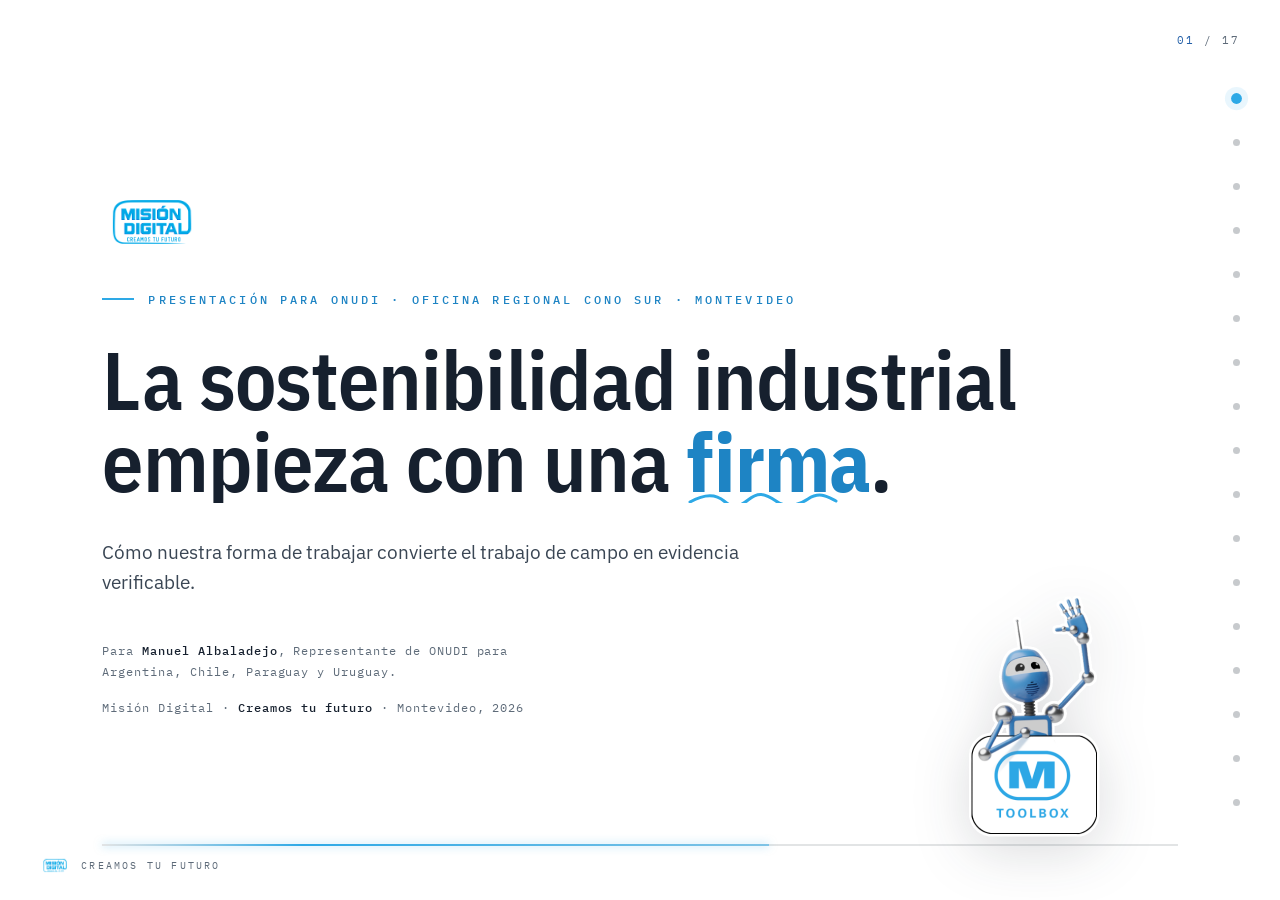
<file: index.html>
<!DOCTYPE html>
<html lang="es">
<head>
<meta charset="utf-8">
<meta name="viewport" content="width=device-width, initial-scale=1, viewport-fit=cover">
<title>Misión Digital · Presentación para ONUDI · Cono Sur</title>
<meta name="description" content="Misión Digital. Cómo nuestra forma de trabajar convierte el trabajo de campo en evidencia verificable. Para la Oficina Regional de ONUDI para el Cono Sur.">

<link rel="preconnect" href="https://fonts.googleapis.com">
<link rel="preconnect" href="https://fonts.gstatic.com" crossorigin>
<link href="https://fonts.googleapis.com/css2?family=IBM+Plex+Sans+Condensed:wght@300;400;500;600;700&family=IBM+Plex+Sans:wght@300;400;500;600&family=IBM+Plex+Mono:wght@300;400;500&display=swap" rel="stylesheet">

<style>
/* ════════════════════════════════════════════════════════════════════════
   MISIÓN DIGITAL · ONUDI Cono Sur
   Brand system per Misión Digital Color Scheme Company Design:
   COOLING/WATER family on white. IBM Plex Sans Condensed (display),
   IBM Plex Sans (body), IBM Plex Mono (data). Heating reserved for accents.
   Cyan is the brand primary, teal is the mandate accent.
   ════════════════════════════════════════════════════════════════════════ */
:root {
  /* Surfaces */
  --white:      #FFFFFF;
  --mist:       #F4F8FB;
  --cloud:      #E8F1F7;
  --paper:      #FFFFFF;
  --paper-deep: #F4F8FB;
  --paper-card: #FFFFFF;

  /* Ink */
  --ink:        #16202E;
  --ink-body:   #3A4654;
  --ink-muted:  #5E6B79;
  --rule:       rgba(22, 32, 46, 0.12);
  --rule-strong:rgba(22, 32, 46, 0.24);

  /* COOLING / WATER (primary brand palette, exact RGB from the brand book) */
  --cyan:       #2EA9E6;   /* primary */
  --cyan-deep:  #1E84C4;
  --blue:       #2460A8;   /* secondary */
  --indigo:     #2D3566;   /* dark sections */
  --teal:       #00747F;   /* mandate accent */
  --sea:        #1A9C97;
  --cyan-soft:  rgba(46, 169, 230, 0.10);
  --teal-soft:  rgba(0, 116, 127, 0.10);
  --cyan-glow:  rgba(46, 169, 230, 0.55);

  /* HEATING / FIRE (reserved, accents only) */
  --heat:       #D3731B;
  --heat-2:     #C73C1C;

  /* Legacy aliases so existing markup resolves on-brand */
  --brand:      var(--cyan);
  --brand-deep: var(--cyan-deep);
  --brand-soft: var(--cyan-soft);
  --brand-bright: var(--cyan);
  --slate:      #5E6B79;
  --slate-soft: rgba(94, 107, 121, 0.10);

  --sans-c: "IBM Plex Sans Condensed", "Helvetica Neue", sans-serif;
  --sans:   "IBM Plex Sans", system-ui, sans-serif;
  --mono:   "IBM Plex Mono", monospace;

  --ease:    cubic-bezier(0.22, 1, 0.36, 1);
  --ease-d:  cubic-bezier(0.16, 1, 0.3, 1);
}

* { margin: 0; padding: 0; box-sizing: border-box; }
html { -webkit-font-smoothing: antialiased; text-rendering: optimizeLegibility; }
body { background: var(--white); color: var(--ink); font-family: var(--sans); font-weight: 400; line-height: 1.6; }
:focus-visible { outline: 2px solid var(--cyan-deep); outline-offset: 3px; }
.skip-link { position: absolute; left: 12px; top: -60px; z-index: 100; background: var(--white); color: var(--cyan-deep); font-family: var(--mono); font-size: 13px; padding: 10px 16px; border: 1px solid var(--rule-strong); border-radius: 3px; transition: top 200ms var(--ease); }
.skip-link:focus { top: 12px; }
::selection { background: var(--cyan-soft); color: var(--ink); }
img { display: block; max-width: 100%; }

.bg-wash {
  position: fixed; inset: 0; z-index: -2; pointer-events: none;
  background:
    radial-gradient(60% 50% at 82% 8%, rgba(46,169,230,0.06) 0%, transparent 60%),
    radial-gradient(55% 50% at 8% 92%, rgba(0,116,127,0.05) 0%, transparent 60%);
}

/* ════════════════════════════════════════════════════════════════════════
   CHROME
   ════════════════════════════════════════════════════════════════════════ */
.chrome { position: fixed; inset: 0; z-index: 50; pointer-events: none; }
.progress { position: absolute; top: 0; left: 0; height: 3px; width: 0%; background: linear-gradient(90deg, var(--cyan), var(--blue)); transition: width 800ms var(--ease-d); }
.brandmark { position: absolute; top: 26px; left: 40px; height: 34px; display: flex; align-items: center; }
.brandmark img { height: 100%; width: auto; }
.brandmark .wm { display: none; }
.counter { position: absolute; top: 32px; right: 40px; font-family: var(--mono); font-size: 11px; letter-spacing: 0.18em; color: var(--ink-muted); }
.counter .now { color: var(--blue); }
.dot-nav { position: absolute; right: 22px; top: 50%; transform: translateY(-50%); display: flex; flex-direction: column; gap: 0; pointer-events: auto; }
.dot-nav button { position: relative; width: 44px; height: 44px; border-radius: 50%; border: none; padding: 0; background: transparent; cursor: pointer; display: flex; align-items: center; justify-content: center; }
.dot-nav button::before { content: ""; width: 7px; height: 7px; border-radius: 50%; background: var(--rule-strong); transition: all 380ms var(--ease); }
.dot-nav button.active::before { background: var(--cyan); transform: scale(1.55); box-shadow: 0 0 0 4px var(--cyan-soft); }
.dot-nav button:hover::before { background: var(--blue); }
.dot-nav button:focus-visible { outline: 2px solid var(--cyan-deep); outline-offset: -6px; border-radius: 50%; }
body.dark-active .chrome .counter { color: rgba(255,255,255,0.7); }
body.dark-active .chrome .brandmark .blue { display: none; }
body.dark-active .chrome .brandmark .white { display: block !important; }

/* ════════════════════════════════════════════════════════════════════════
   SLIDE SKELETON
   ════════════════════════════════════════════════════════════════════════ */
.deck { scroll-snap-type: y proximity; height: 100vh; overflow-y: scroll; scroll-behavior: smooth; }
.deck::-webkit-scrollbar { width: 0; }
.slide {
  position: relative; min-height: 100vh; min-height: 100dvh;
  scroll-snap-align: start;
  padding: 116px 8vw 104px;
  display: flex; flex-direction: column; justify-content: center;
  isolation: isolate; content-visibility: auto; contain-intrinsic-size: 100vw 100vh;
  background: var(--white);
}
.slide.alt { background: var(--mist); }
.slide.dark { background: var(--indigo); color: #fff; }
.slide.cover { content-visibility: visible; background: var(--white); }
.slide-inner { width: 100%; max-width: 1100px; margin: 0 auto; }

/* ─── Kicker ─── */
.kicker { font-family: var(--mono); font-size: 12px; letter-spacing: 0.26em; text-transform: uppercase; color: var(--cyan-deep); font-weight: 500; display: flex; align-items: center; gap: 14px; margin-bottom: 30px; }
.kicker::before { content: ""; width: 32px; height: 2px; background: var(--cyan); }
.kicker.teal { color: var(--teal); }
.kicker.teal::before { background: var(--teal); }
.slide.dark .kicker { color: #6FD0F5; }
.slide.dark .kicker::before { background: #6FD0F5; }

/* ─── Display type: IBM Plex Sans Condensed ─── */
.h1 { font-family: var(--sans-c); font-weight: 600; font-size: clamp(44px, 6.4vw, 104px); line-height: 1.0; letter-spacing: -0.01em; color: var(--ink); text-wrap: balance; }
.h2 { font-family: var(--sans-c); font-weight: 600; font-size: clamp(32px, 4.4vw, 64px); line-height: 1.04; letter-spacing: -0.005em; color: var(--ink); text-wrap: balance; margin-bottom: 28px; }
.slide.dark .h1, .slide.dark .h2 { color: #fff; }
.h1 .em, .h2 .em { color: var(--cyan-deep); font-weight: 700; }
.slide.dark .h1 .em, .slide.dark .h2 .em { color: #6FD0F5; }
.lead { font-family: var(--sans); font-weight: 400; font-size: clamp(18px, 1.5vw, 23px); line-height: 1.58; color: var(--ink-body); max-width: 58ch; }
.slide.dark .lead { color: rgba(255,255,255,0.86); }
.body { font-family: var(--sans); font-size: 18px; line-height: 1.62; color: var(--ink-body); max-width: 60ch; }
.body em { font-style: normal; font-weight: 600; color: var(--ink); }
.slide.dark .body { color: rgba(255,255,255,0.84); }

.mono { font-family: var(--mono); font-size: 12px; letter-spacing: 0.08em; color: var(--ink-muted); }
.tagline { margin-top: 34px; font-family: var(--sans-c); font-weight: 500; font-size: 16px; letter-spacing: 0.02em; color: var(--ink-muted); }

.chips { display: flex; flex-wrap: wrap; gap: 12px; margin-top: 30px; }
.chip { font-family: var(--mono); font-size: 11px; letter-spacing: 0.16em; text-transform: uppercase; color: var(--blue); padding: 8px 16px; border: 1px solid var(--cyan-soft); border-radius: 2px; background: var(--cyan-soft); }

/* honest aside */
.aside { margin-top: 30px; padding: 18px 24px; border-left: 3px solid var(--slate); background: var(--slate-soft); border-radius: 0 3px 3px 0; max-width: 60ch; font-size: 15.5px; line-height: 1.6; color: var(--ink-body); }
.aside .lbl { font-family: var(--mono); font-size: 10px; letter-spacing: 0.2em; text-transform: uppercase; color: var(--slate); display: block; margin-bottom: 7px; }
.slide.dark .aside { background: rgba(255,255,255,0.07); border-left-color: rgba(255,255,255,0.4); color: rgba(255,255,255,0.82); }
.slide.dark .aside .lbl { color: rgba(255,255,255,0.6); }

/* pull quote */
.pq { margin-top: 40px; max-width: 52ch; }
.pq .q { font-family: var(--sans-c); font-weight: 500; font-size: clamp(20px,1.9vw,28px); line-height: 1.3; color: var(--ink); }
.pq .by { margin-top: 14px; font-family: var(--mono); font-size: 11px; letter-spacing: 0.16em; text-transform: uppercase; color: var(--ink-muted); display: flex; align-items: center; gap: 12px; }
.pq .by::before { content: ""; width: 22px; height: 2px; background: var(--cyan); }

/* ─── Reveals ─── */
.r-up { opacity: 0; transform: translateY(26px); transition: opacity 1s var(--ease), transform 1.1s var(--ease-d); }
.r-fade { opacity: 0; transition: opacity 1.1s var(--ease); }
.r-line { opacity: 0; transform: translateY(12px); transition: opacity 0.8s var(--ease), transform 0.9s var(--ease-d); }
.slide.in .r-up, .slide.in .r-fade, .slide.in .r-line { opacity: 1; transform: none; }
.slide.in [data-delay] { transition-delay: var(--d, 0s); }
.mask-rows .row { display: block; overflow: hidden; }
.mask-rows .row > span { display: inline-block; transform: translateY(110%); transition: transform 0.9s var(--ease-d); }
.slide.in .mask-rows .row > span { transform: translateY(0); }
.slide.in .mask-rows .row:nth-child(2) > span { transition-delay: 0.08s; }

/* signature underline */
.sig-wrap { display: inline-block; position: relative; }
.sig-path { stroke: var(--cyan); stroke-width: 3; fill: none; stroke-linecap: round; stroke-linejoin: round; stroke-dasharray: 760; stroke-dashoffset: 760; transition: stroke-dashoffset 1.4s var(--ease-d) 0.4s; }
.slide.in .sig-path { stroke-dashoffset: 0; }

/* data line motif */
.data-line { position: absolute; left: 8vw; right: 8vw; bottom: 54px; height: 2px; }
.data-line .track { position: absolute; inset: 0; background: var(--rule); }
.data-line .lit { position: absolute; left: 0; top: 0; height: 2px; width: 0; background: linear-gradient(90deg, transparent, var(--cyan) 30%, var(--cyan-glow)); box-shadow: 0 0 8px var(--cyan-glow); transition: width 1.8s var(--ease-d) 0.8s; }
.slide.in .data-line.broken .lit { width: 62%; }
.slide.in .data-line.whole .lit { width: 100%; transition-duration: 2.1s; }

.stamp { display: inline-flex; align-items: center; gap: 9px; font-family: var(--mono); font-size: 12px; letter-spacing: 0.04em; color: var(--ink); background: var(--white); border: 1px solid var(--rule-strong); border-radius: 3px; padding: 8px 13px; box-shadow: 0 8px 24px rgba(22,32,46,0.08); opacity: 0; transform: scale(0.96); transform-origin: left center; transition: opacity 0.4s ease 1s, transform 0.4s var(--ease-d) 1s; }
.slide.in .stamp { opacity: 1; transform: scale(1); }
.stamp .dot { width: 7px; height: 7px; border-radius: 50%; background: var(--cyan); box-shadow: 0 0 7px var(--cyan-glow); }

/* ════════════════════════════════════════════════════════════════════════
   COVER + CLOSE
   ════════════════════════════════════════════════════════════════════════ */
.cover-logo { height: 56px; margin-bottom: 40px; }
.cover-logo img { height: 100%; width: auto; }
.cover-meta { margin-top: 44px; display: flex; flex-direction: column; gap: 8px; }
.cover-for { font-family: var(--mono); font-size: 12px; letter-spacing: 0.08em; color: var(--ink-muted); max-width: 62ch; line-height: 1.7; }
.cover-for b { color: var(--ink); font-weight: 500; }

/* ════════════════════════════════════════════════════════════════════════
   COMPONENTS
   ════════════════════════════════════════════════════════════════════════ */
.def-grid { display: grid; grid-template-columns: repeat(3, 1fr); gap: 22px; margin-top: 12px; }
.def-card { background: var(--white); border: 1px solid var(--rule); border-top: 3px solid var(--cyan); padding: 26px 24px 28px; border-radius: 3px; display: flex; flex-direction: column; gap: 12px; box-shadow: 0 10px 30px rgba(22,32,46,0.05); }
.def-card.ods { border-top-color: var(--teal); }
.def-card .dt { font-family: var(--sans-c); font-weight: 600; font-size: 24px; color: var(--ink); }
.def-card.ods .dt { color: var(--teal); }
.def-card .dd { font-size: 14.5px; line-height: 1.55; color: var(--ink-body); }
.def-card .src { font-family: var(--mono); font-size: 10px; letter-spacing: 0.1em; text-transform: uppercase; color: var(--ink-muted); margin-top: auto; padding-top: 12px; border-top: 1px solid var(--rule); }
.def-foot { margin-top: 30px; font-family: var(--sans-c); font-weight: 500; font-size: clamp(19px,1.8vw,26px); color: var(--ink); text-align: center; }
.def-foot b { color: var(--teal); font-weight: 700; }

/* diptych */
.dip { display: grid; grid-template-columns: 1fr 1fr; gap: 26px; margin-top: 14px; }
.dip .pane { border: 1px solid var(--rule); border-radius: 3px; padding: 26px; background: var(--white); display: flex; flex-direction: column; gap: 16px; min-height: 220px; }
.dip .pane.paper { background: repeating-linear-gradient(0deg, #fbfcfd, #fbfcfd 27px, #eef2f6 28px); }
.dip .pane .pane-lbl { font-family: var(--mono); font-size: 10px; letter-spacing: 0.18em; text-transform: uppercase; color: var(--ink-muted); }
.dip .pane.paper .scribble { font-family: var(--sans-c); font-weight: 400; color: var(--slate); font-size: 17px; line-height: 1.8; text-decoration: line-through; text-decoration-color: color-mix(in srgb, var(--heat-2) 45%, transparent); }
.dip .pane.digital { border-top: 3px solid var(--cyan); }
.dip .pane.digital .rec-row { display: flex; align-items: center; gap: 12px; font-family: var(--mono); font-size: 13px; color: var(--ink); padding: 9px 0; border-bottom: 1px solid var(--rule); }
.dip .pane.digital .rec-row .tick { color: var(--blue); }
.dip .foot-pair { display: grid; grid-template-columns: 1fr 1fr; gap: 26px; margin-top: 14px; }
.dip-foot { font-family: var(--mono); font-size: 11px; letter-spacing: 0.04em; color: var(--ink-muted); }
.dip-foot.ok { color: var(--blue); }

/* two-part */
.two { display: grid; grid-template-columns: 1fr 1fr; gap: 26px; margin-top: 10px; }
.two .panel { border: 1px solid var(--rule); border-radius: 3px; padding: 28px; background: var(--white); }
.two .panel h3 { font-family: var(--mono); font-size: 12px; font-weight: 500; letter-spacing: 0.2em; text-transform: uppercase; color: var(--blue); margin-bottom: 14px; }
.two .panel .pt { font-family: var(--sans-c); font-weight: 600; font-size: 21px; color: var(--ink); margin-bottom: 12px; }
.two .panel .pd { font-size: 15px; line-height: 1.55; color: var(--ink-body); }
.two .panel .pl { margin-top: 16px; font-family: var(--mono); font-size: 11px; color: var(--ink-muted); padding-top: 12px; border-top: 1px solid var(--rule); }
.two-mid { text-align: center; margin-top: 26px; font-family: var(--sans-c); font-weight: 500; font-size: clamp(18px,1.7vw,24px); color: var(--ink); }

/* columns */
.cols3 { display: grid; grid-template-columns: repeat(3,1fr); gap: 30px; margin-top: 10px; }
.col h3 { font-family: var(--mono); font-size: 11px; font-weight: 500; letter-spacing: 0.18em; text-transform: uppercase; color: var(--blue); margin-bottom: 16px; padding-bottom: 10px; border-bottom: 1px solid var(--rule); }
.col ul { list-style: none; display: flex; flex-direction: column; gap: 10px; }
.col li { font-size: 15.5px; color: var(--ink-body); display: flex; gap: 10px; }
.col li::before { content: ""; flex: 0 0 auto; width: 6px; height: 6px; border-radius: 50%; background: var(--cyan); margin-top: 8px; }
.col li .yr { font-family: var(--mono); color: var(--ink-muted); font-size: 12px; }
.col.portfolio li::before { background: var(--teal); }

/* 8 tabs */
.tabs { margin-top: 14px; }
.tab-phases { display: flex; gap: 8px; margin-bottom: 14px; flex-wrap: wrap; }
.tab-phase { font-family: var(--mono); font-size: 10px; letter-spacing: 0.16em; text-transform: uppercase; color: var(--ink-muted); padding: 5px 12px; border: 1px solid var(--rule); border-radius: 999px; }
.tab-strip { display: grid; grid-template-columns: repeat(8, 1fr); border: 1px solid var(--rule); border-radius: 4px; overflow: hidden; background: var(--white); }
.tab { padding: 18px 12px; border-right: 1px solid var(--rule); cursor: pointer; transition: background 280ms var(--ease); position: relative; }
.tab:last-child { border-right: none; }
.tab:hover, .tab.active { background: var(--cyan-soft); }
.tab .rn { font-family: var(--sans-c); font-weight: 600; font-size: 22px; color: var(--ink-muted); transition: color 280ms; }
.tab:hover .rn, .tab.active .rn { color: var(--cyan-deep); }
.tab .tn { font-family: var(--mono); font-size: 10px; letter-spacing: 0.02em; text-transform: uppercase; color: var(--ink); margin-top: 8px; line-height: 1.3; }
.tab.measure .rn { color: var(--teal); }
.tab .pip { position: absolute; bottom: 8px; left: 12px; width: 6px; height: 6px; border-radius: 50%; background: var(--teal); opacity: 0; }
.tab.measure .pip { opacity: 1; }
.tab-panel { overflow: hidden; max-height: 0; transition: max-height 380ms var(--ease-d); border: 1px solid transparent; }
.tab-panel.open { max-height: 280px; margin-top: 14px; border-color: var(--rule); border-radius: 4px; background: var(--white); }
.tab-panel .tp-inner { padding: 24px 26px; }
.tab-panel .tp-title { font-family: var(--sans-c); font-weight: 600; font-size: 22px; color: var(--ink); margin-bottom: 10px; }
.tab-panel .tp-body { font-size: 15px; color: var(--ink-body); line-height: 1.6; max-width: 66ch; }
.tab-panel .tp-sample { font-family: var(--mono); font-size: 12px; color: var(--blue); margin-top: 14px; }
.tab-foot { margin-top: 18px; font-family: var(--mono); font-size: 12px; letter-spacing: 0.04em; color: var(--ink-muted); display: flex; align-items: center; gap: 10px; }
.tab-foot::before { content: ""; width: 18px; height: 2px; background: var(--cyan); }

/* zoom field */
.zoom-field { margin-top: 26px; display: grid; grid-template-columns: repeat(12, 1fr); gap: 6px; max-width: 720px; }
.zoom-cell { aspect-ratio: 1.4; border: 1px solid var(--rule); border-radius: 2px; background: var(--white); opacity: 0; transform: scale(0.6); }
.slide.in .zoom-cell { opacity: 1; transform: scale(1); transition: opacity 0.5s ease, transform 0.6s var(--ease-d); }
.zoom-cell.hero { border-color: var(--cyan); box-shadow: 0 0 0 1px var(--cyan), 0 8px 22px var(--cyan-soft); position: relative; }
.zoom-cell.hero::after { content: "J. Suárez"; position: absolute; inset: 0; display: flex; align-items: center; justify-content: center; font-family: var(--mono); font-size: 7px; color: var(--cyan-deep); }

/* three voices */
.voices { display: grid; grid-template-columns: repeat(3,1fr); gap: 22px; margin-top: 16px; }
.voice { border: 1px solid var(--rule); border-radius: 3px; padding: 24px; background: var(--white); text-align: center; }
.voice .vn { font-family: var(--mono); font-size: 12px; letter-spacing: 0.16em; text-transform: uppercase; color: var(--ink); margin-bottom: 10px; }
.voice .vd { font-size: 14px; color: var(--ink-body); line-height: 1.5; }
.voice.gov { border-top: 3px solid var(--teal); cursor: pointer; }
.voice.gov .vn { color: var(--teal); }
.voice.gov .cycle { margin-top: 12px; font-family: var(--mono); font-size: 11px; color: var(--teal); border: 1px dashed var(--teal); border-radius: 999px; padding: 5px 12px; display: inline-block; }

/* big number */
.big-num { font-family: var(--sans-c); font-weight: 600; font-size: clamp(120px, 20vw, 280px); line-height: 0.86; color: var(--cyan-deep); letter-spacing: -0.02em; font-variant-numeric: tabular-nums; }
.big-sub { font-family: var(--mono); font-size: 14px; letter-spacing: 0.2em; text-transform: uppercase; color: var(--ink-muted); margin-top: 6px; }

/* cartera */
.cartera { display: grid; grid-template-columns: repeat(3,1fr); gap: 22px; margin-top: 14px; }
.cart { border: 1px solid var(--rule); border-radius: 3px; padding: 24px; background: var(--white); position: relative; display: flex; flex-direction: column; gap: 12px; }
.cart .cl { font-family: var(--mono); font-size: 11px; letter-spacing: 0.14em; text-transform: uppercase; color: var(--teal); padding-right: 96px; padding-top: 4px; }
.cart .cb { font-size: 15px; line-height: 1.55; color: var(--ink-body); }
.cart .clink { font-family: var(--mono); font-size: 11px; color: var(--ink-muted); margin-top: auto; padding-top: 12px; border-top: 1px solid var(--rule); }
.cart .clink b { color: var(--blue); font-weight: 500; }
.ribbon { position: absolute; top: 16px; right: -1px; font-family: var(--mono); font-size: 9px; letter-spacing: 0.14em; text-transform: uppercase; background: var(--blue); color: #fff; padding: 4px 10px; border-radius: 2px 0 0 2px; }

/* landscape */
.landscape { display: grid; grid-template-columns: repeat(2,1fr); gap: 18px 40px; margin-top: 18px; }
.land { display: flex; gap: 16px; padding: 18px 0; border-top: 1px solid var(--rule); }
.land .ln { font-family: var(--sans-c); font-weight: 600; font-size: 26px; color: var(--blue); line-height: 1; }
.land .lt { font-family: var(--sans-c); font-weight: 600; font-size: 16px; color: var(--ink); margin-bottom: 5px; }
.land .lb { font-size: 14px; color: var(--ink-body); line-height: 1.5; }

/* balance */
.scale { display: grid; grid-template-columns: 1fr 1fr; gap: 26px; margin-top: 16px; }
.pan { border: 1px solid var(--rule); border-radius: 3px; padding: 26px; }
.pan { border-top: 3px solid var(--slate); }
.pan h3 { font-family: var(--mono); font-size: 11px; font-weight: 500; letter-spacing: 0.18em; text-transform: uppercase; color: var(--slate); margin-bottom: 16px; }
.pan ul { list-style: none; display: flex; flex-direction: column; gap: 12px; }
.pan li { font-size: 15px; line-height: 1.5; color: var(--ink-body); display: flex; gap: 10px; }
.pan li::before { content: ""; flex: 0 0 auto; width: 6px; height: 6px; border-radius: 50%; background: var(--slate); margin-top: 8px; }
.pan.is li::before { background: var(--cyan); }
.scale-close { margin-top: 28px; text-align: center; font-family: var(--sans-c); font-weight: 500; font-size: clamp(17px,1.6vw,23px); color: var(--ink); }

/* bridge */
.bridge { margin-top: 18px; display: flex; flex-direction: column; }
.brow { display: grid; grid-template-columns: 1fr 64px 1fr; align-items: center; padding: 16px 0; border-bottom: 1px solid var(--rule); }
.brow:first-child { border-top: 1px solid var(--rule); }
.brow .bl { text-align: right; font-size: 15.5px; color: var(--ink); font-weight: 500; }
.brow .br { text-align: left; font-size: 15.5px; color: var(--ink-body); }
.brow .bc { display: flex; align-items: center; justify-content: center; }
.brow .bc svg { width: 64px; height: 14px; }
.brow .bc path { stroke: var(--teal); stroke-width: 2; fill: none; stroke-dasharray: 64; stroke-dashoffset: 64; transition: stroke-dashoffset 0.7s var(--ease-d); }
.slide.in .brow .bc path { stroke-dashoffset: 0; }
.bridge-foot { margin-top: 24px; text-align: center; font-family: var(--sans-c); font-weight: 500; font-size: clamp(17px,1.6vw,23px); color: var(--ink); }

/* close logo */
.close-logo { height: 44px; margin-top: 28px; }
.close-logo img { height: 100%; width: auto; }

/* ─── Persistent brand lockup (bottom-left) ─── */
.brandfoot { position: absolute; bottom: 26px; left: 40px; display: flex; align-items: center; gap: 11px; font-family: var(--mono); font-size: 10px; letter-spacing: 0.22em; text-transform: uppercase; color: var(--ink-muted); }
.brandfoot img { height: 17px; width: auto; opacity: 0.9; }
body.dark-active .chrome .brandfoot { color: rgba(255,255,255,0.6); }
body.dark-active .chrome .brandfoot .blue { display: none; }
body.dark-active .chrome .brandfoot .white { display: inline !important; }
body.hide-brandfoot .chrome .brandfoot { display: none; }
body.cover-active .chrome .brandmark { display: none; }

/* ─── Makkie robot mascot, tasteful per-slide placements ─── */
.robot { position: absolute; z-index: 3; pointer-events: none; opacity: 0; filter: drop-shadow(0 14px 28px rgba(22,32,46,0.16)); transition: opacity 1.1s var(--ease), transform 1.2s var(--ease-d); }
.slide.in .robot { opacity: 1; transform: none; }
.robot.cv { right: 9vw; bottom: 56px; width: clamp(200px, 20vw, 300px); transform: translateY(26px) rotate(2deg); }
.robot.think { right: 5vw; bottom: 40px; width: clamp(170px, 16vw, 240px); transform: translateY(22px); }
.robot.run { right: 11vw; top: 50%; margin-top: -160px; width: clamp(200px, 19vw, 290px); transform: translateX(18px); }
.robot.stand { right: 9vw; bottom: 56px; width: clamp(200px, 19vw, 290px); transform: translateY(26px); }
@media (max-width: 980px) { .robot { display: none; } }

/* ─── Orange accent (≈5%, per brand book), reserved for small details ─── */
.tag-plm { display: inline-flex; align-items: center; gap: 9px; font-family: var(--mono); font-size: 12px; letter-spacing: 0.22em; text-transform: uppercase; color: var(--teal); margin-bottom: 8px; }
.tag-plm::before { content: ""; width: 22px; height: 2px; background: var(--heat); }
.offer-list { list-style: none; margin-top: 26px; display: flex; flex-direction: column; gap: 14px; max-width: 60ch; }
.offer-list li { display: flex; gap: 14px; align-items: baseline; font-size: 17px; line-height: 1.5; color: var(--ink-body); }
.offer-list li b { font-family: var(--sans-c); font-weight: 600; color: var(--ink); }
.offer-list li .om { font-family: var(--mono); font-size: 12px; color: var(--blue); flex: 0 0 auto; width: 22px; }
.offer-head { font-family: var(--sans-c); font-weight: 600; font-size: clamp(20px,2vw,28px); color: var(--ink); margin-top: 6px; }

/* ════════════════════════════════════════════════════════════════════════
   RESPONSIVE + MOTION
   ════════════════════════════════════════════════════════════════════════ */
@media (max-width: 880px) {
  .slide { padding: 100px 7vw 84px; }
  .def-grid, .cols3, .voices, .cartera, .two, .dip, .scale, .landscape { grid-template-columns: 1fr; }
  .tab-strip { grid-template-columns: none; grid-auto-flow: column; grid-auto-columns: minmax(96px, 1fr); overflow-x: auto; overflow-y: hidden; -webkit-overflow-scrolling: touch; scroll-snap-type: x proximity; }
  .tab { scroll-snap-align: start; }
  .data-line { left: 7vw; right: 7vw; }
  .zoom-field { grid-template-columns: repeat(8,1fr); }
  .brow { grid-template-columns: 1fr 40px 1fr; }
  .dot-nav { display: none; }
}
@media (prefers-reduced-motion: reduce) {
  * { transition: none !important; animation: none !important; }
  .deck { scroll-behavior: auto; }
  .r-up, .r-fade, .r-line { opacity: 1 !important; transform: none !important; }
  .mask-rows .row > span { transform: none !important; }
  .sig-path { stroke-dashoffset: 0 !important; }
  .data-line .lit { width: 100% !important; }
  .zoom-cell { opacity: 1 !important; transform: none !important; }
  .stamp { opacity: 1 !important; transform: none !important; }
  .brow .bc path { stroke-dashoffset: 0 !important; }
}
@media print { .chrome, .bg-wash { display: none; } .slide { min-height: auto; page-break-after: always; padding: 40px; } }
</style>
</head>
<body>

<a class="skip-link" href="#s1">Saltar al contenido</a>

<div class="bg-wash"></div>

<main class="deck" id="deck" aria-label="Presentación Misión Digital · ONUDI Cono Sur">

<!-- 1 · PORTADA -->
<section class="slide cover" id="s1" data-label="Portada" aria-label="Portada">
  <img class="robot cv" src="assets/robot-wave.png" alt="" aria-hidden="true">
  <div class="slide-inner">
    <div class="cover-logo r-fade"><img src="assets/logo-blue.svg" alt="Misión Digital"></div>
    <div class="kicker r-fade" data-delay style="--d:.15s;">Presentación para ONUDI · Oficina Regional Cono Sur · Montevideo</div>
    <h1 class="h1 mask-rows">
      <span class="row"><span>La sostenibilidad industrial</span></span>
      <span class="row"><span>empieza con una
        <span class="sig-wrap"><span class="em">firma</span><svg width="160" height="30" viewBox="0 0 160 30" aria-hidden="true" style="position:absolute;left:0;bottom:-13px;overflow:visible"><path class="sig-path" d="M4 16 C 18 8, 30 8, 38 15 S 52 22, 62 14 S 78 7, 90 15 C 98 21, 110 21, 122 13 S 142 11, 150 15"/></svg></span>.
      </span></span>
    </h1>
    <p class="lead r-up" data-delay style="--d:.5s; margin-top:34px;">Cómo nuestra forma de trabajar convierte el trabajo de campo en evidencia verificable.</p>
    <div class="cover-meta r-fade" data-delay style="--d:.8s;">
      <div class="cover-for">Para <b>Manuel Albaladejo</b>, Representante de ONUDI para Argentina, Chile, Paraguay y Uruguay.</div>
      <div class="cover-for" style="margin-top:8px;">Misión Digital · <b>Creamos tu futuro</b> · Montevideo, 2026</div>
    </div>
  </div>
  <div class="data-line broken"><div class="track"></div><div class="lit"></div></div>
</section>

<!-- 2 · PROPÓSITO -->
<section class="slide alt" id="s2" data-label="El Propósito" aria-label="El Propósito">
  <div class="slide-inner">
    <div class="kicker r-up">El Propósito</div>
    <h2 class="h2 r-up" data-delay style="--d:.1s;">No venimos a vender un sistema. Venimos a mostrar una <span class="em">forma de trabajar</span>.</h2>
    <p class="lead r-up" data-delay style="--d:.25s;">Somos una empresa uruguaya. Convertimos procesos industriales de papel en flujos digitales firmados, con hora, técnico y trazabilidad completa.</p>
    <div style="margin-top:32px; display:flex; flex-direction:column; gap:10px;">
      <div class="mono r-line" data-delay style="--d:.4s;">No es una demostración comercial.</div>
      <div class="mono r-line" data-delay style="--d:.55s;">Es una conversación entre pares.</div>
      <div class="mono r-line" data-delay style="--d:.7s;">Sobre cómo el dato verificable sirve a su mandato.</div>
    </div>
    <div class="pq r-fade" data-delay style="--d:.95s; align-self:flex-end;">
      <div class="q">"No es filantropía, sino una nueva forma de concebir la actividad productiva."</div>
      <div class="by">M. Albaladejo · País Circular · 2024</div>
    </div>
  </div>
</section>

<!-- 3 · SU MANDATO -->
<section class="slide" id="s3" data-label="Su Mandato" aria-label="Su Mandato">
  <div class="slide-inner">
    <div class="kicker teal r-up">Su Mandato</div>
    <h2 class="h2 r-up" data-delay style="--d:.1s;">Desarrollo Industrial Inclusivo y Sostenible.</h2>
    <div class="def-grid">
      <div class="def-card r-up" data-delay style="--d:.25s;"><div class="dt">ISID</div><div class="dd">Que nadie quede atrás y que el progreso ocurra dentro de un marco ambientalmente sostenible.</div><div class="src">Declaración de Lima · 2013</div></div>
      <div class="def-card ods r-up" data-delay style="--d:.4s;"><div class="dt">ODS 9</div><div class="dd">Infraestructura resiliente, industrialización inclusiva y sostenible, e innovación.</div><div class="src">ONUDI · agencia custodia de 6 indicadores</div></div>
      <div class="def-card r-up" data-delay style="--d:.55s;"><div class="dt">Economía circular</div><div class="dd">Una nueva forma de crear valor, llevando los residuos del final al principio de la cadena.</div><div class="src">Definición ONUDI</div></div>
    </div>
    <div class="def-foot r-fade" data-delay style="--d:.8s;">Y todo esto descansa sobre una sola condición: <b>datos verificables</b>.</div>
  </div>
</section>

<!-- 4 · EL OBSTÁCULO -->
<section class="slide alt" id="s4" data-label="El Obstáculo" aria-label="El Obstáculo">
  <img class="robot think" src="assets/robot-think.png" alt="" aria-hidden="true">
  <div class="slide-inner">
    <div class="kicker r-up">El Obstáculo</div>
    <h2 class="h2 r-up" data-delay style="--d:.1s;">Lo que no se puede trazar, no se puede <span class="em">verificar</span>. Lo que no se verifica, no cuenta.</h2>
    <p class="body r-up" data-delay style="--d:.25s;">Las PyMEs que sus programas quieren ayudar a hacer la transición siguen trabajando en papel. Cada planilla manual es un dato que se pierde, una hora que se transcribe dos veces, un cierre que nadie puede auditar.</p>
    <div class="dip">
      <div class="pane paper r-up" data-delay style="--d:.4s;"><div class="pane-lbl">Hoy · en papel</div><div class="scribble">Mantenimiento cámara 3<br>cambio de filtro<br>turno tarde</div></div>
      <div class="pane digital r-up" data-delay style="--d:.55s;"><div class="pane-lbl">Con XPRNZ · sellado</div><div class="rec-row"><span class="tick">✓</span> Mantenimiento · cámara 3</div><div class="rec-row"><span class="tick">✓</span> Filtro reemplazado</div><div class="stamp" style="margin-top:8px;"><span class="dot"></span> 14:02 · J. Suárez · OT-2026-0418</div></div>
    </div>
    <div class="dip foot-pair">
      <div class="dip-foot r-fade" data-delay style="--d:.7s;">sin hora, sin firma, sin trazabilidad</div>
      <div class="dip-foot ok r-fade" data-delay style="--d:.8s;">hora, técnico y firma, en el mismo acto</div>
    </div>
  </div>
</section>

<!-- 5 · QUÉ ES MISIÓN DIGITAL -->
<section class="slide" id="s5" data-label="Qué es Misión Digital" aria-label="Qué es Misión Digital">
  <div class="slide-inner">
    <div class="kicker r-up">Qué es Misión Digital</div>
    <h2 class="h1 r-up" data-delay style="--d:.1s; font-size:clamp(40px,5.6vw,88px);">La capa de datos<br>que faltaba.</h2>
    <p class="lead r-up" data-delay style="--d:.3s; margin-top:28px;">XPRNZ no es una app de servicio técnico. Es el motor que convierte cada acción de campo en un registro con hora, técnico y firma. Imposible de repetir, posible de auditar.</p>
    <ul class="offer-list r-up" data-delay style="--d:.42s;">
      <li><span class="om">01</span><span>Ayudamos a las empresas a <b>digitalizar y organizar sus flujos de trabajo</b>.</span></li>
      <li><span class="om">02</span><span>Ayudamos a <b>gestionar sus datos</b> de clientes, empleados y trabajos.</span></li>
      <li><span class="om">03</span><span>Así <b>mejora la eficiencia</b> y se optimizan las tareas, ahorrando tiempo.</span></li>
    </ul>
    <div class="aside r-fade" data-delay style="--d:.5s;"><span class="lbl">Dicho con claridad</span>No medimos las toneladas de CO₂ ni los kilovatios. Capturamos y trazamos el dato que los vuelve verificables.</div>
    <div class="chips">
      <span class="chip r-up" data-delay style="--d:.6s;">Trazabilidad</span>
      <span class="chip r-up" data-delay style="--d:.68s;">Atribución</span>
      <span class="chip r-up" data-delay style="--d:.76s;">Auditabilidad</span>
    </div>
    <div class="tagline r-fade" data-delay style="--d:.9s;">1 App, el mundo en tus manos.</div>
  </div>
</section>

<!-- 6 · PERFIL -->
<section class="slide alt" id="s6" data-label="Quiénes Somos" aria-label="Quiénes Somos">
  <div class="slide-inner">
    <div class="kicker r-up">Quiénes Somos</div>
    <h2 class="h2 r-up" data-delay style="--d:.1s;">Una empresa con raíces en tres países y los pies en <span class="em">Uruguay</span>.</h2>
    <div class="cols3">
      <div class="col r-up" data-delay style="--d:.25s;"><h3>Operamos en</h3><ul><li>Países Bajos <span class="yr">2018</span></li><li>Bélgica <span class="yr">2023</span></li><li>Uruguay <span class="yr">2025</span></li></ul></div>
      <div class="col r-up" data-delay style="--d:.4s;"><h3>Industrias actuales</h3><ul><li>Climatización</li><li>Calefacción central</li><li>Norma de CO</li><li>Ventilación</li><li>Tratamiento de agua</li></ul></div>
      <div class="col portfolio r-up" data-delay style="--d:.55s;"><h3>Industrias en expansión</h3><ul><li>Frigoríficos</li><li>Agroindustria</li><li>Automotriz</li><li>Transporte</li><li>Salud</li></ul></div>
    </div>
    <div class="aside r-fade" data-delay style="--d:.75s;">Algunas de estas industrias son hoja de ruta, no producto entregado. Lo decimos claro.</div>
  </div>
</section>

<!-- 7 · SISTEMA DOS PARTES -->
<section class="slide" id="s7" data-label="El Sistema" aria-label="El Sistema">
  <div class="slide-inner">
    <div class="kicker r-up">El Sistema</div>
    <h2 class="h2 r-up" data-delay style="--d:.1s;">Dos partes. Un solo dato.</h2>
    <p class="lead r-up" data-delay style="--d:.18s; margin-bottom:6px;">Ambos programas trabajan juntos, con el fin de brindar comodidad a los trabajadores y al personal de oficina.</p>
    <div class="two">
      <div class="panel r-up" data-delay style="--d:.25s;"><h3>Oficina · web</h3><div class="pt">Gestión de datos, equipos y analítica de trabajos.</div><div class="pd">Donde el registro crudo del campo se vuelve un tablero legible.</div><div class="pl">La capa que leería un asesor de producción más limpia.</div></div>
      <div class="panel r-up" data-delay style="--d:.4s;"><h3>Campo · app móvil</h3><div class="pt">Checklists digitales y órdenes en la mano del técnico.</div><div class="pd">El primer escalón de la Industria 4.0 para una PyME que todavía vive en papel.</div><div class="pl">La rampa de entrada, no el ERP completo.</div></div>
    </div>
    <div class="two-mid r-fade" data-delay style="--d:.6s;">Lo que se captura en el campo, se gobierna en la oficina.</div>
  </div>
</section>

<!-- 8 · LA OFICINA -->
<section class="slide alt" id="s8" data-label="La Oficina" aria-label="La Oficina">
  <div class="slide-inner">
    <div class="kicker r-up">La Oficina</div>
    <h2 class="h2 r-up" data-delay style="--d:.1s;">De miles de registros a un <span class="em">indicador</span>.</h2>
    <p class="body r-up" data-delay style="--d:.25s;">La misma acción firmada, multiplicada y agregada, se vuelve un tablero: tiempos, cumplimiento, intervenciones por planta, por equipo, por período.</p>
    <div class="offer-head r-up" data-delay style="--d:.34s;">El programa de oficina ofrece:</div>
    <ul class="offer-list r-up" data-delay style="--d:.42s;">
      <li><span class="om">·</span><span><b>Gestión de Datos</b></span></li>
      <li><span class="om">·</span><span><b>Gestión de Empleados</b></span></li>
      <li><span class="om">·</span><span><b>Análisis de Trabajos</b></span></li>
    </ul>
    <div class="aside r-fade" data-delay style="--d:.45s;"><span class="lbl">El puente al MRV</span>Si entre esos campos vive un dato ambiental (consumo, residuo, material recuperado), el tablero lo agrega igual. La arquitectura no distingue: agrega lo que se le pida medir.</div>
    <div class="chips">
      <span class="chip r-up" data-delay style="--d:.6s;">CSV</span>
      <span class="chip r-up" data-delay style="--d:.66s;">JSON</span>
      <span class="chip r-up" data-delay style="--d:.72s;">API</span>
    </div>
    <div class="tab-foot r-fade" data-delay style="--d:.85s;">dato estructurado, no PDF cerrado</div>
  </div>
</section>

<!-- 9 · LAS OCHO PESTAÑAS -->
<section class="slide" id="s9" data-label="El Campo · La Prueba" aria-label="El Campo · La Prueba">
  <div class="slide-inner">
    <div class="kicker r-up">El Campo · La Prueba</div>
    <h2 class="h2 r-up" data-delay style="--d:.1s;">Una orden de trabajo. Ocho pestañas. Cada acción, sellada.</h2>
    <div class="tabs r-up" data-delay style="--d:.25s;">
      <div class="tab-phases"><span class="tab-phase">Identificar · I a IV</span><span class="tab-phase">Medir · V a VI</span><span class="tab-phase">Cerrar · VII a VIII</span></div>
      <div class="tab-strip" id="tabStrip" role="tablist" aria-label="Pestañas de la orden de trabajo">
        <div class="tab" data-t="1" role="tab" tabindex="-1" aria-selected="false" aria-controls="tabPanel"><div class="rn">I</div><div class="tn">Cliente</div></div>
        <div class="tab" data-t="2" role="tab" tabindex="-1" aria-selected="false" aria-controls="tabPanel"><div class="rn">II</div><div class="tn">Orden de Trabajo</div></div>
        <div class="tab" data-t="3" role="tab" tabindex="-1" aria-selected="false" aria-controls="tabPanel"><div class="rn">III</div><div class="tn">Instalación</div></div>
        <div class="tab" data-t="4" role="tab" tabindex="-1" aria-selected="false" aria-controls="tabPanel"><div class="rn">IV</div><div class="tn">Documentación</div></div>
        <div class="tab measure" data-t="5" role="tab" tabindex="-1" aria-selected="false" aria-controls="tabPanel"><div class="rn">V</div><div class="tn">Medidas</div><span class="pip"></span></div>
        <div class="tab" data-t="6" role="tab" tabindex="-1" aria-selected="false" aria-controls="tabPanel"><div class="rn">VI</div><div class="tn">Verificación</div></div>
        <div class="tab" data-t="7" role="tab" tabindex="-1" aria-selected="false" aria-controls="tabPanel"><div class="rn">VII</div><div class="tn">Intervenciones</div></div>
        <div class="tab" data-t="8" role="tab" tabindex="-1" aria-selected="false" aria-controls="tabPanel"><div class="rn">VIII</div><div class="tn">Firma</div></div>
      </div>
      <div class="tab-panel" id="tabPanel" role="tabpanel" aria-live="polite"><div class="tp-inner">
        <div class="tp-title" id="tpTitle">Medidas</div>
        <div class="tp-body" id="tpBody">Acá viven los números. Y acá entrarían sus indicadores: consumo, masa de residuo, contenido reciclado, lectura de emisión. La misma ranura que hoy guarda una medición HVAC admite una de circularidad.</div>
        <div class="tp-sample" id="tpSample">campo configurable · cursor editable</div>
      </div></div>
      <div class="tab-foot r-fade" data-delay style="--d:.5s;">Cada acción lleva hora, técnico y firma. Nada se puede inventar después.</div>
    </div>
    <div class="aside r-fade" data-delay style="--d:.7s;">Hoy capturan cumplimiento HVAC y norma de CO. La misma mecánica admite indicadores de circularidad. Es arquitectura adaptable, no funcionalidad ya entregada.</div>
  </div>
</section>

<!-- 10 · EL ZOOM OUT -->
<section class="slide alt" id="s10" data-label="El Zoom Out" aria-label="El Zoom Out">
  <div class="slide-inner">
    <div class="kicker r-up">El Zoom Out</div>
    <h2 class="h1 r-up" data-delay style="--d:.1s; font-size:clamp(36px,5vw,76px);">De una firma a un <span class="em">sistema de verificación</span>.</h2>
    <p class="body r-up" data-delay style="--d:.3s; margin-top:24px;">Una orden firmada es una evidencia. Mil órdenes firmadas son una cadena de custodia. Cien PyMEs con cadena de custodia son una base de datos auditable para todo un sector.</p>
    <div class="zoom-field" id="zoomField"></div>
    <div class="aside r-fade" data-delay style="--d:.7s;"><span class="lbl">En su lenguaje</span>Es exactamente lo que ONUDI llama un sistema de MRV: no se puede verificar lo que no se puede atribuir a quién lo hizo, y cuándo. Nosotros damos la procedencia verificable. El indicador ambiental lo define el programa.</div>
  </div>
</section>

<!-- 11 · TRES VOCES -->
<section class="slide" id="s11" data-label="A Tres Voces" aria-label="A Tres Voces">
  <div class="slide-inner">
    <div class="kicker r-up">El Sello a Tres Voces</div>
    <h2 class="h2 r-up" data-delay style="--d:.1s;">El mismo registro, sincronizado a tres <span class="em">destinatarios</span>.</h2>
    <div class="voices">
      <div class="voice r-up" data-delay style="--d:.25s;"><div class="vn">Cliente</div><div class="vd">Recibe la evidencia de lo que se hizo.</div></div>
      <div class="voice r-up" data-delay style="--d:.4s;"><div class="vn">Empresa</div><div class="vd">Conserva el historial auditable.</div></div>
      <div class="voice gov r-up" data-delay style="--d:.55s;" id="govNode" role="button" tabindex="0" aria-label="Destinatario gobierno o regulador. Activar para ciclar entre destinos de sincronización."><div class="vn">Gobierno · regulador</div><div class="vd">Recibe el cumplimiento sin fricción de reporte.</div><span class="cycle" id="govCycle">Norma CO · Bélgica, hoy</span></div>
    </div>
    <p class="body r-up" data-delay style="--d:.7s; margin-top:26px; max-width:64ch;">Lo que mata el cumplimiento en la PyME es la fricción de reportar. Si el reporte sale del mismo acto de trabajo, la fricción desaparece. La arquitectura es la misma: puede sincronizar al registro MRV o al organismo que el programa designe.</p>
    <div class="aside r-fade" data-delay style="--d:.85s;">Configurable, no preintegrado con ONUDI. Lo decimos con claridad.</div>
  </div>
</section>

<!-- 12 · 60% -->
<section class="slide alt" id="s12" data-label="El Incentivo" aria-label="El Incentivo">
  <img class="robot run" src="assets/robot-run.png" alt="" aria-hidden="true">
  <div class="slide-inner" style="text-align:center;">
    <div class="tag-plm r-up" style="justify-content:center;">Por Lo Menos</div>
    <div class="big-num r-fade" data-delay style="--d:.15s;" id="bigNum">60%</div>
    <div class="big-sub r-up" data-delay style="--d:.4s;">Ahorro de Tiempo</div>
    <p class="body r-up" data-delay style="--d:.55s; margin:26px auto 0; text-align:center;">Eliminar la transcripción manual y el reproceso devuelve más de la mitad del tiempo de cierre de una orden.</p>
    <div class="aside r-fade" data-delay style="--d:.7s; margin-left:auto; margin-right:auto; text-align:left;"><span class="lbl">Honestamente</span>No es una tonelada de CO₂ evitada. Es competitividad de PyME y trabajo humano mejor usado, lo que ONUDI llama eficiencia productiva dentro de la RECP. Y es la zanahoria: la PyME adopta por el tiempo que gana. El dato de sostenibilidad viene de regalo.</div>
  </div>
</section>

<!-- 13 · PARA SU CARTERA -->
<section class="slide" id="s13" data-label="Para Su Cartera" aria-label="Para Su Cartera">
  <div class="slide-inner">
    <div class="kicker teal r-up">Para Su Cartera</div>
    <h2 class="h2 r-up" data-delay style="--d:.1s;">El mismo motor que traza una orden, traza un <span class="em">circuito circular</span>.</h2>
    <div class="cartera">
      <div class="cart r-up" data-delay style="--d:.25s;"><span class="ribbon">Hoja de ruta</span><div class="cl">Frigorífico · agroindustria</div><div class="cb">Cada lote de subproducto valorizado, trazado del residuo al recurso.</div><div class="clink">valorización de residuos tipo <b>BIOVALOR</b></div></div>
      <div class="cart r-up" data-delay style="--d:.4s;"><span class="ribbon">Hoja de ruta</span><div class="cl">Economía circular</div><div class="cb">La pestaña Medidas captura material recuperado y porcentaje de contenido reciclado.</div><div class="clink">insumo para las hojas de ruta circulares de Uruguay y Chile</div></div>
      <div class="cart r-up" data-delay style="--d:.55s;"><span class="ribbon">Hoja de ruta</span><div class="cl">Transición energética</div><div class="cb">Mantenimiento e intervenciones trazadas sobre activos financiados por instrumentos del sector.</div><div class="clink">activos tipo <b>REIF</b></div></div>
    </div>
  </div>
</section>

<!-- 14 · EL PAISAJE -->
<section class="slide alt" id="s14" data-label="El Paisaje" aria-label="El Paisaje">
  <div class="slide-inner">
    <div class="kicker r-up">El Paisaje</div>
    <h2 class="h2 r-up" data-delay style="--d:.1s;">Dónde vive esta clase de capacidad.</h2>
    <div class="landscape">
      <div class="land r-up" data-delay style="--d:.25s;"><div class="ln">01</div><div><div class="lt">Digitalización de PyMEs</div><div class="lb">Una herramienta de entrada para empresas que aún no están listas para un ERP o una Industria 4.0 completa.</div></div></div>
      <div class="land r-up" data-delay style="--d:.38s;"><div class="ln">02</div><div><div class="lt">Economía circular nacional</div><div class="lb">Una capa de trazabilidad para los flujos prioritarios: biomasa, agua, movilidad.</div></div></div>
      <div class="land r-up" data-delay style="--d:.51s;"><div class="ln">03</div><div><div class="lt">Lectura MRV y ODS 9</div><div class="lb">Una fuente de dato a nivel empresa que podría agregar hacia las estadísticas del ODS 9.</div></div></div>
      <div class="land r-up" data-delay style="--d:.64s;"><div class="ln">04</div><div><div class="lt">Cumplimiento regulatorio</div><div class="lb">El reporte que nace del propio acto de trabajo, en lugar de transcribirse después.</div></div></div>
    </div>
    <div class="tab-foot r-fade" data-delay style="--d:.85s;">Lo mostramos como panorama, no como propuesta.</div>
  </div>
</section>

<!-- 15 · DÓNDE SOMOS PRECISOS -->
<section class="slide" id="s15" data-label="Dónde Somos Precisos" aria-label="Dónde Somos Precisos">
  <div class="slide-inner">
    <div class="kicker r-up" style="color:var(--slate);">Dónde Somos Precisos</div>
    <h2 class="h2 r-up" data-delay style="--d:.1s;">Lo que <span style="color:var(--slate);font-weight:700;">no</span> somos.</h2>
    <div class="scale">
      <div class="pan is r-up" data-delay style="--d:.25s;"><h3>Lo que sí somos</h3><ul><li>Capa de captura y enrutamiento de dato verificado</li><li>Trazabilidad sellada a nivel empresa</li><li>Rampa de digitalización para PyMEs</li><li>Arquitectura configurable y adaptable por vertical</li></ul></div>
      <div class="pan r-up" data-delay style="--d:.4s;"><h3>Lo que no somos</h3><ul><li>No medimos por sí solos toneladas, kilovatios ni porcentajes: esos campos se configuran</li><li>No somos un instrumento de política nacional, somos infraestructura habilitante</li><li>No somos un libro mayor de cadena de valor, somos la fuente que podría alimentar un Pasaporte Digital de Producto</li><li>La sincronización al regulador es configurable, no preintegrada con ONUDI</li></ul></div>
    </div>
    <div class="scale-close r-fade" data-delay style="--d:.7s;">Una institución como la suya recomienda herramientas que conoce con precisión.</div>
  </div>
</section>

<!-- 16 · EL PUENTE -->
<section class="slide alt" id="s16" data-label="El Puente" aria-label="El Puente">
  <div class="slide-inner">
    <div class="kicker teal r-up">El Puente</div>
    <h2 class="h2 r-up" data-delay style="--d:.1s;">Su lenguaje, nuestra forma de trabajar.</h2>
    <div class="bridge">
      <div class="brow r-line" data-delay style="--d:.25s;"><div class="bl">Papel a digital en PyMEs</div><div class="bc"><svg viewBox="0 0 64 14"><path d="M2 7 H62"/></svg></div><div class="br">primer escalón de la Industria 4.0</div></div>
      <div class="brow r-line" data-delay style="--d:.38s;"><div class="bl">Sistema de MRV</div><div class="bc"><svg viewBox="0 0 64 14"><path d="M2 7 H62"/></svg></div><div class="br">cadena de custodia firmada y atribuida</div></div>
      <div class="brow r-line" data-delay style="--d:.51s;"><div class="bl">Integridad del dato</div><div class="bc"><svg viewBox="0 0 64 14"><path d="M2 7 H62"/></svg></div><div class="br">registro inviolable, insumo de un Pasaporte Digital de Producto</div></div>
      <div class="brow r-line" data-delay style="--d:.64s;"><div class="bl">Competitividad de PyME · RECP</div><div class="bc"><svg viewBox="0 0 64 14"><path d="M2 7 H62"/></svg></div><div class="br">60% menos tiempo, mejor uso del trabajo humano</div></div>
      <div class="brow r-line" data-delay style="--d:.77s;"><div class="bl">Hojas de ruta circulares</div><div class="bc"><svg viewBox="0 0 64 14"><path d="M2 7 H62"/></svg></div><div class="br">la pestaña Medidas como ranura de indicadores</div></div>
    </div>
    <div class="bridge-foot r-fade" data-delay style="--d:1s;">No es coincidencia. Es la misma idea, desde dos lados.</div>
  </div>
</section>

<!-- 17 · EL CIERRE -->
<section class="slide dark" id="s17" data-label="El Cierre" aria-label="El Cierre">
  <img class="robot stand" src="assets/robot-stand.png" alt="" aria-hidden="true">
  <div class="slide-inner">
    <h2 class="h1 mask-rows">
      <span class="row"><span>Empezó con una firma.</span></span>
      <span class="row"><span>Puede terminar en un <span class="em">sistema</span>.</span></span>
    </h2>
    <p class="lead r-up" data-delay style="--d:.5s; margin-top:30px;">Una empresa uruguaya que dice "creamos tu futuro", conversando con la oficina que cree que la circularidad es una nueva forma de producir. La misma idea, desde dos lados.</p>
    <div class="def-foot r-fade" data-delay style="--d:.8s; text-align:left; margin-top:30px; color:#fff;">Esto es lo que hacemos.</div>
    <div class="close-logo r-fade" data-delay style="--d:1s;"><img src="assets/logo-white.png" alt="Misión Digital · Creamos tu futuro"></div>
    <div class="cover-meta r-fade" data-delay style="--d:1.1s;"><div class="cover-for" style="color:rgba(255,255,255,0.7);">Montevideo, 2026</div></div>
  </div>
  <div class="data-line whole"><div class="track" style="background:rgba(255,255,255,0.18)"></div><div class="lit"></div></div>
</section>

</main>

<div class="chrome">
  <div class="progress" id="progress"></div>
  <div class="brandmark">
    <img class="blue" src="assets/logo-blue.svg" alt="Misión Digital">
    <img class="white" src="assets/logo-white.png" alt="" aria-hidden="true" style="display:none">
  </div>
  <div class="counter"><span class="now" id="now">01</span> / 17</div>
  <nav class="dot-nav" id="dotNav"></nav>
  <div class="brandfoot">
    <img class="blue" src="assets/logo-blue.svg" alt="">
    <img class="white" src="assets/logo-white.png" alt="" style="display:none">
    <span>Creamos tu futuro</span>
  </div>
</div>

<script>
(function () {
  const slides = Array.from(document.querySelectorAll('.slide'));
  const total = slides.length;
  const reduced = matchMedia('(prefers-reduced-motion: reduce)').matches;
  const scrollTo = (el) => el.scrollIntoView({ behavior: reduced ? 'auto' : 'smooth' });

  if (location.search.includes('reveal')) {
    const css = document.createElement('style');
    css.textContent = '.r-up,.r-fade,.r-line{opacity:1!important;transform:none!important}.mask-rows .row>span{transform:none!important}.sig-path{stroke-dashoffset:0!important}.data-line .lit{width:100%!important}.zoom-cell{opacity:1!important;transform:none!important}.stamp{opacity:1!important;transform:none!important}.brow .bc path{stroke-dashoffset:0!important}.slide{content-visibility:visible!important}';
    document.head.appendChild(css);
    slides.forEach(s => s.classList.add('in'));
  }

  const dotNav = document.getElementById('dotNav');
  slides.forEach((s, i) => { const b = document.createElement('button'); b.setAttribute('aria-label', s.dataset.label || ('Diapositiva ' + (i+1))); b.addEventListener('click', () => scrollTo(s)); dotNav.appendChild(b); });
  const dots = Array.from(dotNav.children);
  const nowEl = document.getElementById('now');
  const progress = document.getElementById('progress');

  const zf = document.getElementById('zoomField');
  if (zf) { for (let i=0;i<60;i++){ const c=document.createElement('div'); c.className='zoom-cell'+(i===14?' hero':''); zf.appendChild(c); } }

  const tallSlides = new Set(['s4','s5','s8','s9','s10']);
  const io = new IntersectionObserver((entries) => {
    entries.forEach(e => {
      const i = slides.indexOf(e.target);
      if (e.isIntersecting) {
        e.target.classList.add('in');
        if (e.intersectionRatio > 0.5) {
          dots.forEach((d,k)=>d.classList.toggle('active',k===i));
          nowEl.textContent = String(i+1).padStart(2,'0');
          progress.style.width = (i/(total-1)*100) + '%';
          document.body.classList.toggle('dark-active', e.target.classList.contains('dark'));
          document.body.classList.toggle('cover-active', e.target.id === 's1');
          document.body.classList.toggle('hide-brandfoot', tallSlides.has(e.target.id));
        }
      }
    });
  }, { threshold: [0.1,0.5,0.9] });
  slides.forEach(s => io.observe(s));

  const s10 = document.getElementById('s10');
  if (s10 && !reduced && !location.search.includes('reveal')) {
    const zio = new IntersectionObserver((es)=>{ es.forEach(e=>{ if(e.isIntersecting){ e.target.querySelectorAll('.zoom-cell').forEach((c,k)=>{c.style.transitionDelay=(0.3+k*0.012)+'s';}); zio.disconnect(); } }); }, {threshold:0.3});
    zio.observe(s10);
  }

  const bigNum = document.getElementById('bigNum');
  if (bigNum && !reduced) {
    let done=false;
    const cio = new IntersectionObserver((es)=>{ es.forEach(e=>{ if(e.isIntersecting && !done){ done=true; let v=0; const t=setInterval(()=>{v+=2; if(v>=60){v=60;clearInterval(t);} bigNum.textContent=v+'%';},22); } }); }, {threshold:0.5});
    cio.observe(document.getElementById('s12'));
  }

  const strip = document.getElementById('tabStrip');
  const panel = document.getElementById('tabPanel'), tpTitle=document.getElementById('tpTitle'), tpBody=document.getElementById('tpBody'), tpSample=document.getElementById('tpSample');
  const TAB = {
    1:['Cliente','Identificación del cliente y la propiedad. La cuenta que da contexto a toda la orden.','razón social · contacto · sitio'],
    2:['Orden de Trabajo','El alcance de la tarea. Qué se va a hacer, dónde y por qué.','OT-2026-0418 · alta 13:48'],
    3:['Instalación','El equipo o activo sobre el que se interviene, con su identidad propia.','unidad · serie · ubicación'],
    4:['Documentación','Fotos, planos y adjuntos que acompañan la intervención.','foto · plano · manual'],
    5:['Medidas','Acá viven los números. Y acá entrarían sus indicadores: consumo, masa de residuo, contenido reciclado, lectura de emisión. La misma ranura que hoy guarda una medición HVAC admite una de circularidad.','campo configurable · cursor editable'],
    6:['Verificación','El checklist normativo. Cada ítem, marcado y atribuido.','norma CO · 12 ítems · 12 OK'],
    7:['Intervenciones','Lo que efectivamente se hizo, paso a paso, con su sello temporal.','acción · 14:02 · J. Suárez'],
    8:['Firma','El cierre. La rúbrica que vuelve el registro inviolable.','✓ firmado · 14:03 · 22.05.2026']
  };
  function setTab(n, focus){
    const [t,b,s]=TAB[n]; tpTitle.textContent=t; tpBody.textContent=b; tpSample.textContent=s;
    strip.querySelectorAll('.tab').forEach(el=>{
      const on = el.dataset.t==n;
      el.classList.toggle('active',on);
      el.setAttribute('aria-selected', on ? 'true' : 'false');
      el.tabIndex = on ? 0 : -1;
      if (on && focus) el.focus();
    });
    panel.classList.add('open');
  }
  if (strip){
    const tabEls = Array.from(strip.querySelectorAll('.tab'));
    tabEls.forEach((tab, k)=>{
      tab.addEventListener('click',()=>setTab(parseInt(tab.dataset.t,10)));
      tab.addEventListener('keydown',(e)=>{
        const nav=['Enter',' ','ArrowRight','ArrowDown','ArrowLeft','ArrowUp','Home','End'];
        if(nav.includes(e.key)){ e.preventDefault(); e.stopPropagation(); }
        if(e.key==='Enter'||e.key===' '){ setTab(parseInt(tab.dataset.t,10)); }
        else if(e.key==='ArrowRight'||e.key==='ArrowDown'){ setTab(parseInt(tabEls[(k+1)%tabEls.length].dataset.t,10), true); }
        else if(e.key==='ArrowLeft'||e.key==='ArrowUp'){ setTab(parseInt(tabEls[(k-1+tabEls.length)%tabEls.length].dataset.t,10), true); }
        else if(e.key==='Home'){ setTab(parseInt(tabEls[0].dataset.t,10), true); }
        else if(e.key==='End'){ setTab(parseInt(tabEls[tabEls.length-1].dataset.t,10), true); }
      });
    });
    setTab(5);
  }

  const govNode=document.getElementById('govNode'), govCycle=document.getElementById('govCycle');
  const GOV=['Norma CO · Bélgica, hoy','Registro MRV nacional','Registro de circularidad']; let gi=0;
  function cycleGov(){ gi=(gi+1)%GOV.length; govCycle.textContent=GOV[gi]; }
  if (govNode){
    govNode.addEventListener('click', cycleGov);
    govNode.addEventListener('keydown',(e)=>{ if(e.key==='Enter'||e.key===' '){ e.preventDefault(); cycleGov(); } });
  }

  window.addEventListener('keydown',(e)=>{
    const idx = slides.findIndex(s=>{const r=s.getBoundingClientRect(); return r.top>=-window.innerHeight*0.5 && r.top<window.innerHeight*0.5;});
    if((e.key==='ArrowDown'||e.key==='PageDown')&&idx<total-1){e.preventDefault();scrollTo(slides[idx+1]);}
    if((e.key==='ArrowUp'||e.key==='PageUp')&&idx>0){e.preventDefault();scrollTo(slides[idx-1]);}
    if(e.key==='Home'){e.preventDefault();scrollTo(slides[0]);}
    if(e.key==='End'){e.preventDefault();scrollTo(slides[total-1]);}
  });

  slides[0].classList.add('in'); dots[0].classList.add('active');
})();
</script>
</body>
</html>
</file>
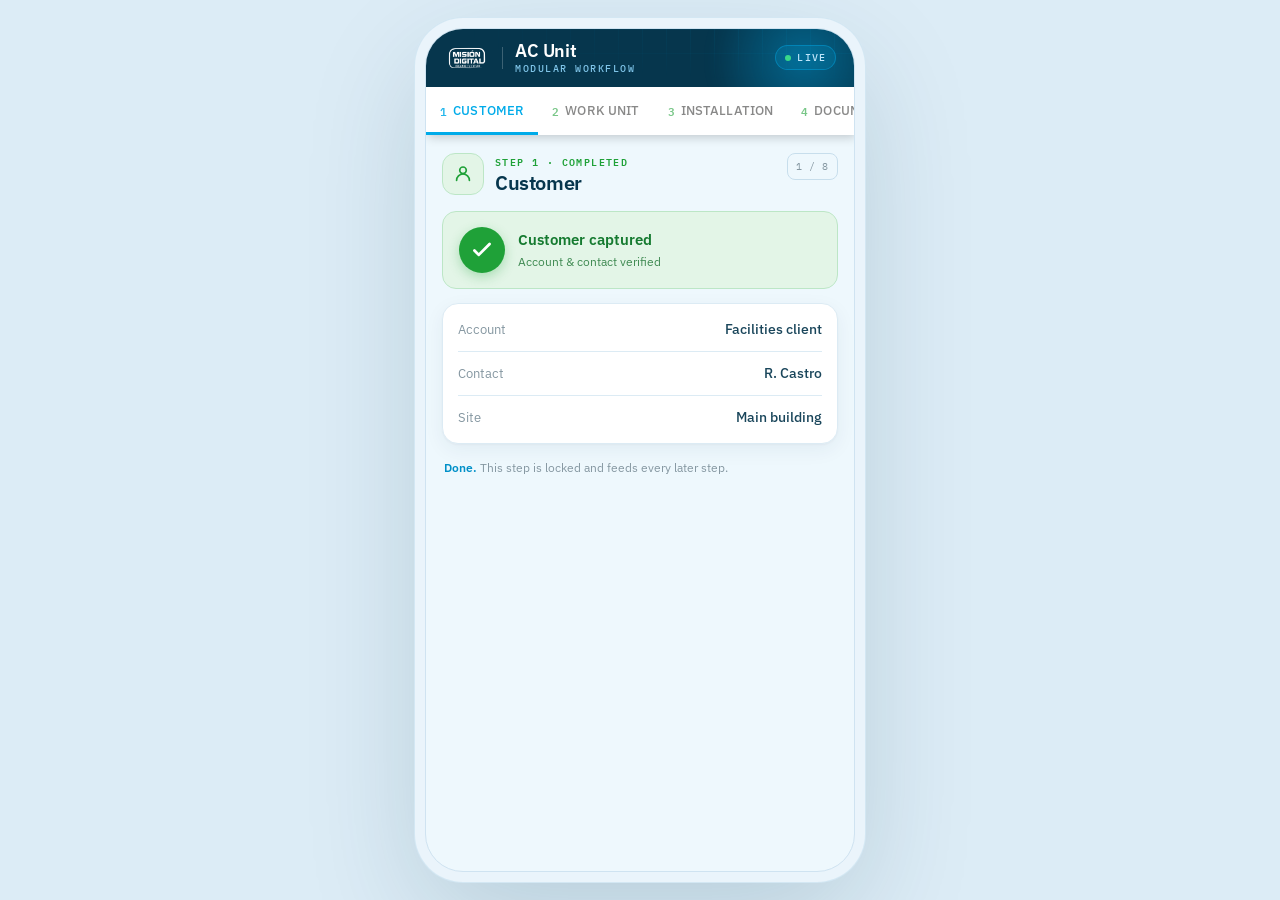
<file: experience-v2.html>
<!doctype html>
<html lang="en">
<head>
<meta charset="utf-8" />
<meta name="viewport" content="width=device-width, initial-scale=1, viewport-fit=cover, maximum-scale=1, user-scalable=no" />
<meta name="theme-color" content="#06364D" />
<meta name="apple-mobile-web-app-capable" content="yes" />
<meta name="apple-mobile-web-app-status-bar-style" content="black-translucent" />
<title>AC Unit · Modular Workflow</title>
<link rel="preconnect" href="https://fonts.googleapis.com" />
<link rel="preconnect" href="https://fonts.gstatic.com" crossorigin />
<link href="https://fonts.googleapis.com/css2?family=IBM+Plex+Mono:wght@400;500;600&family=IBM+Plex+Sans:wght@300;400;500;600;700&display=swap" rel="stylesheet" />
<style>
  :root{
    --cyan:#00ABE9; --cyan-deep:#0090C8;
    --navy:#06364D; --navy-2:#0B4763;
    --ink:#06364D; --ink-2:#1A465B; --ink-body:#41545F; --ink-muted:#8597A1;
    --line:#DCEBF4; --line-2:#C7DEEC;
    --paper:#FFFFFF; --paper-2:#EEF8FD; --paper-3:#E4F2FB;
    --done:#1FA138; --done-bg:#E3F5E7; --done-line:#BCE6C6;
    --todo:#94A6B1; --todo-bg:#EEF3F6; --todo-line:#D5DFE5;
    --sign:#06364D;
    --sans:"IBM Plex Sans",system-ui,-apple-system,sans-serif;
    --mono:"IBM Plex Mono",ui-monospace,monospace;
    --shadow-card:0 1px 2px rgba(6,54,77,.04), 0 6px 20px rgba(6,54,77,.06);
    --ease:cubic-bezier(.22,.61,.36,1);
    --ease-snap:cubic-bezier(.34,1.4,.5,1);
    --r:16px;
  }
  *{box-sizing:border-box; -webkit-tap-highlight-color:transparent;}
  html,body{margin:0; height:100%;}
  body{
    font-family:var(--sans); color:var(--ink-body); background:#DCECF6;
    font-size:15px; line-height:1.5; overscroll-behavior:none;
    -webkit-font-smoothing:antialiased; text-rendering:optimizeLegibility;
    display:flex; align-items:center; justify-content:center;
  }

  /* ---- Phone shell ---- */
  .device{
    position:relative; width:100%; max-width:430px; height:100dvh; max-height:932px;
    background:var(--paper-2); overflow:hidden; display:flex; flex-direction:column;
    box-shadow:0 30px 90px rgba(6,54,77,.22);
  }
  @media (min-width:480px){
    .device{ height:844px; border-radius:38px; border:1px solid #CFE3F1;
      box-shadow:0 0 0 10px #EAF4FB, 0 0 0 11px #D3E7F3, 0 40px 120px rgba(6,54,77,.18); overflow:hidden; }
  }

  /* ===== FIXED TOP REGION (header + tab bar) — never moves ===== */
  .topfix{ flex:0 0 auto; position:relative; z-index:10; }

  /* ---- App bar : solid navy ---- */
  .appbar{
    position:relative; z-index:2;
    padding:calc(env(safe-area-inset-top, 8px) + 13px) 18px 13px;
    background:var(--navy); color:#fff; overflow:hidden;
  }
  .appbar::after{ /* faint grid texture */
    content:""; position:absolute; inset:0; opacity:.6; pointer-events:none;
    background-image:linear-gradient(rgba(0,171,233,.10) 1px,transparent 1px),linear-gradient(90deg,rgba(0,171,233,.10) 1px,transparent 1px);
    background-size:24px 24px; mask:radial-gradient(120% 120% at 100% 0%, #000 25%, transparent 78%);
  }
  .appbar::before{ /* cyan glow corner */
    content:""; position:absolute; top:-70px; right:-50px; width:200px; height:200px; border-radius:50%;
    background:radial-gradient(circle,rgba(0,171,233,.40),transparent 65%); filter:blur(8px); pointer-events:none;
  }
  .brandrow{ position:relative; z-index:2; display:flex; align-items:center; gap:12px; }
  .brandlogo{ height:26px; width:auto; max-width:150px; object-fit:contain; display:block; }
  .brand-divider{ width:1px; height:22px; background:rgba(255,255,255,.22); }
  .apptitle{ font-size:18px; font-weight:600; letter-spacing:-.01em; color:#fff; line-height:1; }
  .apptitle .sub{ display:block; font-family:var(--mono); font-size:9.5px; letter-spacing:.16em; text-transform:uppercase; color:#7FC4E8; font-weight:500; margin-top:4px; }
  .livechip{
    margin-left:auto; font-family:var(--mono); font-size:9.5px; letter-spacing:.12em; font-weight:500;
    color:#bfe6fb; background:rgba(0,171,233,.16); border:1px solid rgba(0,171,233,.42);
    padding:5px 9px 4px; border-radius:999px; display:inline-flex; align-items:center; gap:6px; text-transform:uppercase;
  }
  .led{ width:6px; height:6px; border-radius:50%; background:#39d98a; box-shadow:0 0 0 0 rgba(57,217,138,.7); animation:pulse 2s infinite; }
  @keyframes pulse{ 0%{box-shadow:0 0 0 0 rgba(57,217,138,.6);} 70%{box-shadow:0 0 0 7px rgba(57,217,138,0);} 100%{box-shadow:0 0 0 0 rgba(57,217,138,0);} }

  /* ---- Tab bar : XPRNZ super-tabs (white bar, sliding cyan indicator) ---- */
  .tabwrap{ position:relative; z-index:1; background:#FFFFFF; box-shadow:2px 2px 10px 0 rgba(0,0,0,.2); }
  .tabbar{
    display:flex; align-items:stretch; position:relative;
    overflow-x:auto; overflow-y:hidden;
    scrollbar-width:none; -webkit-overflow-scrolling:touch; scroll-behavior:smooth;
  }
  .tabbar::-webkit-scrollbar{ display:none; }
  /* group separators */
  .divider{ flex:0 0 auto; align-self:center; width:1px; height:22px; margin:0 2px; background:var(--line-2); }

  .tab{
    flex:0 0 auto; background:none; cursor:pointer; position:relative; border:none;
    height:48px; padding:0 14px;
    display:flex; align-items:center; justify-content:center;
    font-family:var(--sans); font-weight:500; font-size:13px; letter-spacing:.01em;
    text-transform:uppercase; color:#575756; opacity:.7;
    white-space:nowrap; transition:opacity .2s, color .2s;
  }
  /* keep step-number + label, rendered inline in super-tabs style */
  .tab .num{
    flex:0 0 auto; font-family:var(--mono); font-size:11px; font-weight:600;
    margin-right:6px; opacity:.85;
  }
  .tab .num svg{ width:12px; height:12px; vertical-align:-1px; }
  .tab .meta{ display:flex; align-items:baseline; min-width:0; }
  .tab .tname{ font-size:13px; font-weight:500; white-space:nowrap; line-height:48px; }
  .tab .ttag{ display:none; }

  /* single sliding indicator (mimics super-tabs translate3d + scaleX) */
  .tab-ind{ position:absolute; left:0; bottom:0; height:3px; background:#00ABE9;
    width:100px; transform-origin:0 0; transform:translate3d(0,0,0) scaleX(0);
    transition:transform .2s ease-in-out; z-index:2; pointer-events:none; }

  /* subtle state hint kept on the step number (preserves Done/To-do/Sign structure) */
  .tab.done .num{ color:var(--done); }
  .tab.todo .num{ color:var(--todo); }
  .tab.sign .num{ color:var(--navy); }

  /* ACTIVE — cyan label, full opacity (super-tabs) */
  .tab.active{ color:#00ABE9; opacity:1; }
  .tab.active .num{ color:#00ABE9; }

  /* ---- Scroll viewport (panels) ---- */
  .stage{ flex:1 1 auto; position:relative; overflow:hidden; min-height:0; }
  .track{ display:flex; height:100%; width:100%; transition:transform .42s var(--ease); will-change:transform; }
  .track.dragging{ transition:none; }
  .panel{ flex:0 0 100%; height:100%; overflow-y:auto; overflow-x:hidden; -webkit-overflow-scrolling:touch;
    padding:16px 16px 28px; scrollbar-width:none; }
  .panel::-webkit-scrollbar{ display:none; }

  /* ---- Panel heading ---- */
  .phead{ display:flex; align-items:center; gap:11px; margin:2px 0 16px; }
  .pbadge{ flex:0 0 auto; width:42px; height:42px; border-radius:13px; display:grid; place-items:center; }
  .pbadge svg{ width:22px; height:22px; }
  .pbadge.done{ background:var(--done-bg); color:var(--done); border:1px solid var(--done-line); }
  .pbadge.todo{ background:var(--todo-bg); color:var(--todo); border:1.5px dashed var(--todo-line); }
  .pbadge.sign{ background:#EAF3F8; color:var(--navy); border:1px solid var(--line-2); }
  .pmeta{ min-width:0; }
  .peyebrow{ font-family:var(--mono); font-size:10px; letter-spacing:.14em; text-transform:uppercase; font-weight:600; }
  .peyebrow.done{ color:var(--done); }
  .peyebrow.todo{ color:var(--todo); }
  .peyebrow.sign{ color:var(--cyan-deep); }
  .ptitle{ font-size:20px; font-weight:600; letter-spacing:-.02em; color:var(--ink); margin:3px 0 0; line-height:1.1; }
  .pstep{ margin-left:auto; flex:0 0 auto; align-self:flex-start; font-family:var(--mono); font-size:10px; letter-spacing:.06em; color:var(--ink-muted); border:1px solid var(--line-2); padding:5px 8px; border-radius:8px; white-space:nowrap; }

  /* ---- Cards ---- */
  .card{ background:var(--paper); border:1px solid var(--line); border-radius:var(--r); box-shadow:var(--shadow-card); margin-bottom:13px; overflow:hidden; }
  .card-h{ display:flex; align-items:center; gap:9px; padding:13px 15px; border-bottom:1px solid var(--line); }
  .card-h .t{ font-size:11px; font-family:var(--mono); letter-spacing:.09em; text-transform:uppercase; color:var(--ink-muted); font-weight:500; }
  .card-pad{ padding:14px 15px; }

  .kv{ display:flex; justify-content:space-between; align-items:center; gap:14px; padding:11px 0; border-bottom:1px solid var(--line); }
  .kv:last-child{ border-bottom:none; }
  .kv .k{ font-size:12.5px; color:var(--ink-muted); flex:0 0 auto; }
  .kv .v{ font-size:14px; color:var(--ink-2); font-weight:500; text-align:right; }
  .kv .v.mono{ font-family:var(--mono); letter-spacing:.01em; }

  /* abstract placeholder bars */
  .ph-rows{ display:flex; flex-direction:column; gap:11px; }
  .ph-row{ display:flex; align-items:center; gap:12px; }
  .ph-ic{ flex:0 0 auto; width:34px; height:34px; border-radius:10px; display:grid; place-items:center; }
  .ph-ic svg{ width:18px; height:18px; }
  .ph-lines{ flex:1 1 auto; display:flex; flex-direction:column; gap:6px; min-width:0; }
  .ph-bar{ height:9px; border-radius:99px; }
  .ph-bar.s{ width:46%; }
  .ph-bar.m{ width:72%; }
  .ph-bar.l{ width:100%; }

  .chip{ display:inline-flex; align-items:center; gap:5px; font-family:var(--mono); font-size:10px; font-weight:600; letter-spacing:.05em; padding:4px 9px; border-radius:99px; text-transform:uppercase; }
  .chip.dot::before{ content:""; width:5px; height:5px; border-radius:50%; background:currentColor; }
  .chip.done{ background:var(--done-bg); color:#157a30; border:1px solid var(--done-line); }
  .chip.todo{ background:var(--todo-bg); color:var(--todo); border:1px dashed var(--todo-line); }
  .chip.sign{ background:#EAF3F8; color:var(--navy); border:1px solid var(--line-2); }

  /* done-tab tint accents */
  .tint-done .ph-ic{ background:var(--done-bg); color:var(--done); }
  .tint-done .ph-bar{ background:var(--done-line); }
  .tint-done .ph-bar.l{ background:#D6EEDC; }
  .tint-todo .ph-ic{ background:var(--todo-bg); color:var(--todo); border:1px dashed var(--todo-line); }
  .tint-todo .ph-bar{ background:var(--todo-line); }
  .tint-todo .ph-bar.l{ background:#E4EBEF; }

  .note{ font-size:12px; color:var(--ink-muted); line-height:1.5; padding:2px 2px 0; margin-top:4px; }
  .note b{ color:var(--cyan-deep); font-weight:600; }

  /* big completed seal for done panels */
  .donemark{ display:flex; align-items:center; gap:13px; padding:15px 16px; border-radius:14px;
    background:var(--done-bg); border:1px solid var(--done-line); margin-bottom:14px; }
  .donemark .ring{ flex:0 0 auto; width:46px; height:46px; border-radius:50%; background:var(--done); color:#fff; display:grid; place-items:center; box-shadow:0 4px 12px rgba(31,161,56,.30); }
  .donemark .ring svg{ width:26px; height:26px; }
  .donemark .dt{ font-size:14.5px; font-weight:600; color:#157a30; }
  .donemark .ds{ font-size:12px; color:#3f8a52; margin-top:2px; }

  /* to-do call-to-action banner */
  .todobanner{ display:flex; align-items:center; gap:13px; padding:15px 16px; border-radius:14px;
    background:var(--todo-bg); border:1.5px dashed var(--todo-line); margin-bottom:14px; }
  .todobanner .ring{ flex:0 0 auto; width:46px; height:46px; border-radius:50%; background:#fff; color:var(--todo); border:1.5px dashed var(--todo-line); display:grid; place-items:center; }
  .todobanner .ring svg{ width:24px; height:24px; }
  .todobanner .dt{ font-size:14.5px; font-weight:600; color:var(--ink-2); }
  .todobanner .ds{ font-size:12px; color:var(--ink-muted); margin-top:2px; }

  /* ---- Sign-off ---- */
  .sigpad{ position:relative; height:140px; border-radius:13px; background:var(--paper-2); border:1.5px dashed var(--line-2); overflow:hidden; touch-action:none; }
  .sigpad .hint{ position:absolute; inset:0; display:grid; place-items:center; color:var(--ink-muted); font-size:12.5px; pointer-events:none; transition:opacity .3s; }
  .sigpad .baseline{ position:absolute; left:18px; right:18px; bottom:34px; border-bottom:1.5px solid var(--line-2); }
  .sigpad .xmark{ position:absolute; left:18px; bottom:36px; font-family:var(--mono); color:var(--ink-muted); font-size:14px; }
  .sigpad canvas{ position:absolute; inset:0; width:100%; height:100%; }
  .sigpad.has .hint{ opacity:0; }
  .sigactions{ display:flex; gap:10px; margin-top:12px; align-items:center; }
  .btnghost{ border:1px solid var(--line-2); background:var(--paper); color:var(--ink-muted); font-family:var(--mono); font-size:11px; letter-spacing:.06em; text-transform:uppercase; padding:9px 14px; border-radius:9px; cursor:pointer; }

  .seal{ margin-top:14px; width:100%; position:relative; border-radius:14px; padding:16px; text-align:left;
    background:var(--paper-2); border:1px solid var(--line); transition:all .4s var(--ease); display:flex; align-items:center; gap:13px; cursor:pointer; }
  .seal .ring{ flex:0 0 auto; width:48px; height:48px; border-radius:50%; display:grid; place-items:center; border:2px solid var(--line-2); color:var(--ink-muted); transition:all .4s var(--ease-snap); }
  .seal .ring svg{ width:24px; height:24px; }
  .seal .txt{ display:flex; flex-direction:column; min-width:0; }
  .seal .st{ display:block; font-size:14.5px; font-weight:600; color:var(--ink-2); }
  .seal .ss{ display:block; font-size:12px; color:var(--ink-muted); margin-top:2px; line-height:1.35; }
  .seal .go{ margin-left:auto; font-family:var(--mono); font-size:10px; letter-spacing:.08em; text-transform:uppercase; color:var(--cyan-deep); border:1px solid var(--line-2); padding:6px 10px; border-radius:8px; transition:all .3s; white-space:nowrap;}
  .seal.sealed{ background:linear-gradient(135deg,#0d2a1c,#0a3d28 60%,#0c4a30); border-color:#1d7a52; box-shadow:0 14px 34px rgba(20,120,80,.3); }
  .seal.sealed .ring{ background:#23b87a; border-color:#43e09a; color:#fff; box-shadow:0 0 0 6px rgba(67,224,154,.18); }
  .seal.sealed .st{ color:#fff; } .seal.sealed .ss{ color:#9be8c5; }
  .seal.sealed .go{ color:#bff3da; border-color:rgba(67,224,154,.45); background:rgba(67,224,154,.12); }

  .reveal > *{ animation:rise .5s var(--ease) both; }
  @keyframes rise{ from{ opacity:0; transform:translateY(10px);} to{ opacity:1; transform:none; } }
</style>
</head>
<body>
<div class="device" role="application" aria-label="AC Unit modular workflow">

  <!-- ===== FIXED TOP REGION ===== -->
  <div class="topfix">
    <!-- App bar -->
    <header class="appbar">
      <div class="brandrow">
        <img class="brandlogo" src="assets/logo-white.png" alt="Misión Digital" />
        <span class="brand-divider"></span>
        <span class="apptitle">AC Unit<span class="sub">Modular workflow</span></span>
        <span class="livechip"><span class="led"></span>Live</span>
      </div>
    </header>

    <!-- Tab bar : XPRNZ super-tabs · 8 steps, grouped done → to-do → signature -->
    <div class="tabwrap">
      <nav class="tabbar" id="tabbar" role="tablist" aria-label="Workflow steps">

        <!-- DONE group : 1–4 -->
        <button class="tab done active" role="tab" data-i="0">
          <span class="num">1</span><span class="meta"><span class="tname">Customer</span><span class="ttag">Done</span></span>
        </button>
        <button class="tab done" role="tab" data-i="1">
          <span class="num">2</span><span class="meta"><span class="tname">Work unit</span><span class="ttag">Done</span></span>
        </button>
        <button class="tab done" role="tab" data-i="2">
          <span class="num">3</span><span class="meta"><span class="tname">Installation</span><span class="ttag">Done</span></span>
        </button>
        <button class="tab done" role="tab" data-i="3">
          <span class="num">4</span><span class="meta"><span class="tname">Documentation</span><span class="ttag">Done</span></span>
        </button>

        <span class="divider" aria-hidden="true"></span>

        <!-- TO-DO group : 5–7 -->
        <button class="tab todo" role="tab" data-i="4">
          <span class="num">5</span><span class="meta"><span class="tname">Measurements</span><span class="ttag">To do</span></span>
        </button>
        <button class="tab todo" role="tab" data-i="5">
          <span class="num">6</span><span class="meta"><span class="tname">Checklist</span><span class="ttag">To do</span></span>
        </button>
        <button class="tab todo" role="tab" data-i="6">
          <span class="num">7</span><span class="meta"><span class="tname">Materials</span><span class="ttag">To do</span></span>
        </button>

        <span class="divider" aria-hidden="true"></span>

        <!-- SIGNATURE : 8 -->
        <button class="tab sign" role="tab" data-i="7">
          <span class="num">8</span><span class="meta"><span class="tname">Signature</span><span class="ttag">Sign-off</span></span>
        </button>

        <span class="tab-ind" id="tabInd" aria-hidden="true"></span>

      </nav>
    </div>
  </div>

  <!-- ===== Stage (only this moves) ===== -->
  <div class="stage">
    <div class="track" id="track">

      <!-- 1 · CUSTOMER (done) -->
      <section class="panel tint-done" data-tab="Customer" aria-label="Customer">
        <div class="phead">
          <span class="pbadge done"><svg viewBox="0 0 24 24" fill="none"><circle cx="12" cy="8" r="3.6" stroke="currentColor" stroke-width="1.8"/><path d="M5 19a7 7 0 0 1 14 0" stroke="currentColor" stroke-width="1.8" stroke-linecap="round"/></svg></span>
          <div class="pmeta"><div class="peyebrow done">Step 1 · Completed</div><h2 class="ptitle">Customer</h2></div>
          <span class="pstep">1 / 8</span>
        </div>
        <div class="donemark"><span class="ring"><svg viewBox="0 0 24 24" fill="none"><path d="M5 12.5l4 4 10-10" stroke="currentColor" stroke-width="2.6" stroke-linecap="round" stroke-linejoin="round"/></svg></span><div><div class="dt">Customer captured</div><div class="ds">Account &amp; contact verified</div></div></div>
        <div class="card"><div class="card-pad" style="padding-top:4px;padding-bottom:4px;">
          <div class="kv"><span class="k">Account</span><span class="v">Facilities client</span></div>
          <div class="kv"><span class="k">Contact</span><span class="v">R. Castro</span></div>
          <div class="kv"><span class="k">Site</span><span class="v">Main building</span></div>
        </div></div>
        <p class="note"><b>Done.</b> This step is locked and feeds every later step.</p>
      </section>

      <!-- 2 · WORK UNIT (done) -->
      <section class="panel tint-done" data-tab="Work unit" aria-label="Work unit">
        <div class="phead">
          <span class="pbadge done"><svg viewBox="0 0 24 24" fill="none"><rect x="4" y="6" width="16" height="12" rx="2" stroke="currentColor" stroke-width="1.8"/><path d="M8 6V4.5M16 6V4.5M9 12l2 2 4-4" stroke="currentColor" stroke-width="1.8" stroke-linecap="round" stroke-linejoin="round"/></svg></span>
          <div class="pmeta"><div class="peyebrow done">Step 2 · Completed</div><h2 class="ptitle">Work unit</h2></div>
          <span class="pstep">2 / 8</span>
        </div>
        <div class="donemark"><span class="ring"><svg viewBox="0 0 24 24" fill="none"><path d="M5 12.5l4 4 10-10" stroke="currentColor" stroke-width="2.6" stroke-linecap="round" stroke-linejoin="round"/></svg></span><div><div class="dt">Unit identified</div><div class="ds">Asset linked by QR scan</div></div></div>
        <div class="card"><div class="card-pad" style="padding-top:4px;padding-bottom:4px;">
          <div class="kv"><span class="k">Unit</span><span class="v">AC Unit</span></div>
          <div class="kv"><span class="k">Asset ID</span><span class="v mono">MZ-HVAC-12B</span></div>
          <div class="kv"><span class="k">Model</span><span class="v">Carrier 30XA</span></div>
        </div></div>
        <p class="note"><b>Done.</b> The work unit is the spine of this record.</p>
      </section>

      <!-- 3 · INSTALLATION (done) -->
      <section class="panel tint-done" data-tab="Installation" aria-label="Installation">
        <div class="phead">
          <span class="pbadge done"><svg viewBox="0 0 24 24" fill="none"><path d="M4 9.5 12 4l8 5.5M5 9.5V19h14V9.5" stroke="currentColor" stroke-width="1.8" stroke-linejoin="round"/><path d="M9 19v-5h6v5" stroke="currentColor" stroke-width="1.8" stroke-linejoin="round"/></svg></span>
          <div class="pmeta"><div class="peyebrow done">Step 3 · Completed</div><h2 class="ptitle">Installation</h2></div>
          <span class="pstep">3 / 8</span>
        </div>
        <div class="donemark"><span class="ring"><svg viewBox="0 0 24 24" fill="none"><path d="M5 12.5l4 4 10-10" stroke="currentColor" stroke-width="2.6" stroke-linecap="round" stroke-linejoin="round"/></svg></span><div><div class="dt">Install confirmed</div><div class="ds">Location &amp; commissioning logged</div></div></div>
        <div class="card"><div class="card-pad" style="padding-top:4px;padding-bottom:4px;">
          <div class="kv"><span class="k">Commissioned</span><span class="v mono">2022-03-08</span></div>
          <div class="kv"><span class="k">Position</span><span class="v">Plant room</span></div>
        </div></div>
        <p class="note"><b>Done.</b></p>
      </section>

      <!-- 4 · DOCUMENTATION (done) -->
      <section class="panel tint-done" data-tab="Documentation" aria-label="Documentation">
        <div class="phead">
          <span class="pbadge done"><svg viewBox="0 0 24 24" fill="none"><path d="M7 4h7l4 4v12a1 1 0 0 1-1 1H7a1 1 0 0 1-1-1V5a1 1 0 0 1 1-1Z" stroke="currentColor" stroke-width="1.8" stroke-linejoin="round"/><path d="M9 12h6M9 15.5h4" stroke="currentColor" stroke-width="1.8" stroke-linecap="round"/></svg></span>
          <div class="pmeta"><div class="peyebrow done">Step 4 · Completed</div><h2 class="ptitle">Documentation</h2></div>
          <span class="pstep">4 / 8</span>
        </div>
        <div class="donemark"><span class="ring"><svg viewBox="0 0 24 24" fill="none"><path d="M5 12.5l4 4 10-10" stroke="currentColor" stroke-width="2.6" stroke-linecap="round" stroke-linejoin="round"/></svg></span><div><div class="dt">Docs attached</div><div class="ds">Manuals &amp; certificates on file</div></div></div>
        <div class="card tint-done"><div class="card-pad ph-rows">
          <div class="ph-row"><span class="ph-ic"><svg viewBox="0 0 24 24" fill="none"><path d="M7 4h7l4 4v12H7Z" stroke="currentColor" stroke-width="1.6"/></svg></span><div class="ph-lines"><span class="ph-bar m"></span><span class="ph-bar s"></span></div><span class="chip done dot">PDF</span></div>
          <div class="ph-row"><span class="ph-ic"><svg viewBox="0 0 24 24" fill="none"><path d="M7 4h7l4 4v12H7Z" stroke="currentColor" stroke-width="1.6"/></svg></span><div class="ph-lines"><span class="ph-bar l"></span><span class="ph-bar s"></span></div><span class="chip done dot">Cert</span></div>
        </div></div>
        <p class="note"><b>Done.</b> Steps 1–4 are complete — the record is ready for the field work below.</p>
      </section>

      <!-- 5 · MEASUREMENTS (to-do) -->
      <section class="panel tint-todo" data-tab="Measurements" aria-label="Measurements">
        <div class="phead">
          <span class="pbadge todo"><svg viewBox="0 0 24 24" fill="none"><path d="M4 18l5-6 4 3 7-9" stroke="currentColor" stroke-width="1.9" stroke-linecap="round" stroke-linejoin="round"/><path d="M4 20.5h16" stroke="currentColor" stroke-width="1.8" stroke-linecap="round"/></svg></span>
          <div class="pmeta"><div class="peyebrow todo">Step 5 · To do</div><h2 class="ptitle">Measurements</h2></div>
          <span class="pstep">5 / 8</span>
        </div>
        <div class="todobanner"><span class="ring"><svg viewBox="0 0 24 24" fill="none"><path d="M12 7v5l3 2" stroke="currentColor" stroke-width="1.9" stroke-linecap="round" stroke-linejoin="round"/><circle cx="12" cy="12" r="8" stroke="currentColor" stroke-width="1.7"/></svg></span><div><div class="dt">Not started</div><div class="ds">Record field readings against spec</div></div></div>
        <div class="card tint-todo"><div class="card-pad ph-rows">
          <div class="ph-row"><span class="ph-ic"><svg viewBox="0 0 24 24" fill="none"><circle cx="12" cy="13" r="7" stroke="currentColor" stroke-width="1.7"/><path d="M12 13l3-3" stroke="currentColor" stroke-width="1.7" stroke-linecap="round"/></svg></span><div class="ph-lines"><span class="ph-bar m"></span><span class="ph-bar s"></span></div><span class="chip todo dot">Empty</span></div>
          <div class="ph-row"><span class="ph-ic"><svg viewBox="0 0 24 24" fill="none"><circle cx="12" cy="13" r="7" stroke="currentColor" stroke-width="1.7"/><path d="M12 13l3-3" stroke="currentColor" stroke-width="1.7" stroke-linecap="round"/></svg></span><div class="ph-lines"><span class="ph-bar l"></span><span class="ph-bar s"></span></div><span class="chip todo dot">Empty</span></div>
          <div class="ph-row"><span class="ph-ic"><svg viewBox="0 0 24 24" fill="none"><circle cx="12" cy="13" r="7" stroke="currentColor" stroke-width="1.7"/><path d="M12 13l3-3" stroke="currentColor" stroke-width="1.7" stroke-linecap="round"/></svg></span><div class="ph-lines"><span class="ph-bar m"></span><span class="ph-bar s"></span></div><span class="chip todo dot">Empty</span></div>
        </div></div>
        <p class="note">Awaiting input — tap to begin capturing readings.</p>
      </section>

      <!-- 6 · CHECKLIST (to-do) -->
      <section class="panel tint-todo" data-tab="Checklist" aria-label="Checklist">
        <div class="phead">
          <span class="pbadge todo"><svg viewBox="0 0 24 24" fill="none"><rect x="4" y="4.5" width="16" height="15" rx="2.4" stroke="currentColor" stroke-width="1.8"/><path d="M8 9.5l1.6 1.6L13 8M8 15h6" stroke="currentColor" stroke-width="1.8" stroke-linecap="round" stroke-linejoin="round"/></svg></span>
          <div class="pmeta"><div class="peyebrow todo">Step 6 · To do</div><h2 class="ptitle">Checklist</h2></div>
          <span class="pstep">6 / 8</span>
        </div>
        <div class="todobanner"><span class="ring"><svg viewBox="0 0 24 24" fill="none"><path d="M12 7v5l3 2" stroke="currentColor" stroke-width="1.9" stroke-linecap="round" stroke-linejoin="round"/><circle cx="12" cy="12" r="8" stroke="currentColor" stroke-width="1.7"/></svg></span><div><div class="dt">0 of 5 checked</div><div class="ds">Run the safety &amp; service checklist</div></div></div>
        <div class="card tint-todo"><div class="card-pad ph-rows">
          <div class="ph-row"><span class="ph-ic"><svg viewBox="0 0 24 24" fill="none"><rect x="5" y="5" width="14" height="14" rx="4" stroke="currentColor" stroke-width="1.7"/></svg></span><div class="ph-lines"><span class="ph-bar l"></span></div><span class="chip todo dot">To do</span></div>
          <div class="ph-row"><span class="ph-ic"><svg viewBox="0 0 24 24" fill="none"><rect x="5" y="5" width="14" height="14" rx="4" stroke="currentColor" stroke-width="1.7"/></svg></span><div class="ph-lines"><span class="ph-bar m"></span></div><span class="chip todo dot">To do</span></div>
          <div class="ph-row"><span class="ph-ic"><svg viewBox="0 0 24 24" fill="none"><rect x="5" y="5" width="14" height="14" rx="4" stroke="currentColor" stroke-width="1.7"/></svg></span><div class="ph-lines"><span class="ph-bar l"></span></div><span class="chip todo dot">To do</span></div>
        </div></div>
        <p class="note">No items checked yet.</p>
      </section>

      <!-- 7 · MATERIALS (to-do) -->
      <section class="panel tint-todo" data-tab="Materials" aria-label="Materials">
        <div class="phead">
          <span class="pbadge todo"><svg viewBox="0 0 24 24" fill="none"><path d="M12 3l8 4.5v9L12 21l-8-4.5v-9L12 3Z" stroke="currentColor" stroke-width="1.7" stroke-linejoin="round"/><path d="M4 7.5l8 4.5 8-4.5M12 12v9" stroke="currentColor" stroke-width="1.7" stroke-linejoin="round"/></svg></span>
          <div class="pmeta"><div class="peyebrow todo">Step 7 · To do</div><h2 class="ptitle">Materials</h2></div>
          <span class="pstep">7 / 8</span>
        </div>
        <div class="todobanner"><span class="ring"><svg viewBox="0 0 24 24" fill="none"><path d="M12 7v5l3 2" stroke="currentColor" stroke-width="1.9" stroke-linecap="round" stroke-linejoin="round"/><circle cx="12" cy="12" r="8" stroke="currentColor" stroke-width="1.7"/></svg></span><div><div class="dt">Nothing logged</div><div class="ds">Add parts &amp; consumables used</div></div></div>
        <div class="card tint-todo"><div class="card-pad ph-rows">
          <div class="ph-row"><span class="ph-ic"><svg viewBox="0 0 24 24" fill="none"><rect x="4" y="7" width="16" height="11" rx="2" stroke="currentColor" stroke-width="1.7"/></svg></span><div class="ph-lines"><span class="ph-bar m"></span><span class="ph-bar s"></span></div><span class="chip todo dot">Empty</span></div>
          <div class="ph-row"><span class="ph-ic"><svg viewBox="0 0 24 24" fill="none"><rect x="4" y="7" width="16" height="11" rx="2" stroke="currentColor" stroke-width="1.7"/></svg></span><div class="ph-lines"><span class="ph-bar l"></span><span class="ph-bar s"></span></div><span class="chip todo dot">Empty</span></div>
        </div></div>
        <p class="note">The last open step before sign-off.</p>
      </section>

      <!-- 8 · SIGNATURE (final) -->
      <section class="panel" data-tab="Signature" aria-label="Signature">
        <div class="phead">
          <span class="pbadge sign"><svg viewBox="0 0 24 24" fill="none"><path d="M4 17c3-5 5-5 8 0M12 17c1.4-2.3 2.4-2.3 4 0" stroke="currentColor" stroke-width="2" stroke-linecap="round"/><path d="M4 20.5h16" stroke="currentColor" stroke-width="1.9" stroke-linecap="round"/></svg></span>
          <div class="pmeta"><div class="peyebrow sign">Step 8 · Sign-off</div><h2 class="ptitle">Signature</h2></div>
          <span class="pstep">8 / 8</span>
        </div>
        <div class="card">
          <div class="card-h"><span class="t">Technician signature</span><span class="chip todo dot" id="sigChip" style="margin-left:auto;">Awaiting</span></div>
          <div class="card-pad">
            <div class="sigpad" id="sigpad">
              <div class="baseline"></div><span class="xmark">✕</span>
              <div class="hint" id="sigHint">Draw your signature here</div>
              <canvas id="sigcanvas"></canvas>
            </div>
            <div class="sigactions">
              <button class="btnghost" id="sigClear">Clear</button>
              <span class="v" style="margin-left:auto;font-size:12.5px;color:var(--ink-muted);">M. Álvarez · Tech #221</span>
            </div>
          </div>
        </div>

        <button class="seal" id="seal" aria-pressed="false">
          <span class="ring" id="sealRing">
            <svg viewBox="0 0 24 24" fill="none"><path d="M7 11V8a5 5 0 0 1 10 0v3" stroke="currentColor" stroke-width="1.8" stroke-linecap="round"/><rect x="5" y="11" width="14" height="9.5" rx="2.4" stroke="currentColor" stroke-width="1.8"/><circle cx="12" cy="15.5" r="1.4" fill="currentColor"/></svg>
          </span>
          <span class="txt"><span class="st" id="sealTitle">Not sealed</span><span class="ss" id="sealSub">Tap to approve &amp; lock this record</span></span>
          <span class="go" id="sealGo">Tap to seal</span>
        </button>
        <p class="note" style="margin-top:13px;">Sign-off closes the workflow — once sealed, the record is <b>locked &amp; timestamped</b>.</p>
      </section>

    </div>
  </div>

</div>

<script>
(function(){
  var track=document.getElementById('track');
  var panels=[].slice.call(track.children).filter(function(n){return n.classList.contains('panel');});
  var tabs=[].slice.call(document.querySelectorAll('.tab'));
  var tabInd=document.getElementById('tabInd');
  var tabbar=document.getElementById('tabbar');
  var N=panels.length, cur=0;

  function vibrate(ms){ if(navigator.vibrate){ try{navigator.vibrate(ms);}catch(e){} } }

  // slide the cyan indicator under the active tab (super-tabs translate3d + scaleX)
  function moveIndicator(n, animate){
    var at=tabs[n]; if(!at||!tabInd)return;
    var x=at.offsetLeft, w=at.offsetWidth;
    tabInd.style.transition = animate===false ? 'none' : '';
    tabInd.style.transform='translate3d('+x+'px,0,0) scaleX('+(w/100)+')';
    if(animate===false){ void tabInd.offsetWidth; tabInd.style.transition=''; }
  }

  function go(n, animate){
    n=Math.max(0,Math.min(N-1,n));
    cur=n;
    track.style.transition = animate===false ? 'none' : '';
    track.style.transform='translateX('+(-n*100)+'%)';
    tabs.forEach(function(t,i){ t.classList.toggle('active', i===n); });
    var p=panels[n];
    p.classList.remove('reveal'); void p.offsetWidth; p.classList.add('reveal');
    p.scrollTop=0;
    // scroll the active tab into view within the scrollable tab bar
    var at=tabs[n];
    if(at){
      var br=tabbar.getBoundingClientRect(), tr=at.getBoundingClientRect();
      var target=tabbar.scrollLeft + (tr.left - br.left) - (br.width/2 - tr.width/2);
      tabbar.scrollTo({left:Math.max(0,target), behavior: animate===false ? 'auto' : 'smooth'});
    }
    moveIndicator(n, animate);
  }

  tabs.forEach(function(t,i){ t.addEventListener('click', function(){ if(i!==cur)vibrate(8); go(i); }); });

  // ---- swipe (panels only) ----
  var x0=null,y0=null,dx=0,locked=null,w=0;
  function start(e){ var t=e.touches?e.touches[0]:e; x0=t.clientX; y0=t.clientY; dx=0; locked=null; w=track.clientWidth; track.classList.add('dragging'); }
  function move(e){
    if(x0===null)return; var t=e.touches?e.touches[0]:e;
    var mx=t.clientX-x0, my=t.clientY-y0;
    if(locked===null){ if(Math.abs(mx)>8||Math.abs(my)>8) locked=Math.abs(mx)>Math.abs(my)?'x':'y'; }
    if(locked!=='x')return;
    if(e.cancelable)e.preventDefault();
    dx=mx;
    var res=dx; if((cur===0&&dx>0)||(cur===N-1&&dx<0)) res=dx*0.32;
    track.style.transform='translateX('+(-cur*100 + res/w*100)+'%)';
  }
  function end(){
    if(x0===null)return; track.classList.remove('dragging');
    if(locked==='x'){
      var th=w*0.18;
      if(dx<-th&&cur<N-1){ vibrate(8); go(cur+1); }
      else if(dx>th&&cur>0){ vibrate(8); go(cur-1); }
      else go(cur);
    }
    x0=y0=null; locked=null; dx=0;
  }
  var stage=document.querySelector('.stage');
  stage.addEventListener('touchstart',start,{passive:true});
  stage.addEventListener('touchmove',move,{passive:false});
  stage.addEventListener('touchend',end);
  stage.addEventListener('touchcancel',end);
  stage.addEventListener('mousedown',function(e){ if(e.target.closest('.seal,.sigpad,button'))return; start(e); var mm=function(ev){move(ev);},mu=function(){end();document.removeEventListener('mousemove',mm);document.removeEventListener('mouseup',mu);}; document.addEventListener('mousemove',mm); document.addEventListener('mouseup',mu); });

  window.addEventListener('keydown',function(e){ if(e.key==='ArrowRight')go(cur+1); if(e.key==='ArrowLeft')go(cur-1); });

  // ---- signature pad ----
  var pad=document.getElementById('sigpad'), cvs=document.getElementById('sigcanvas');
  var ctx=cvs.getContext('2d'), drawing=false, has=false, last=null;
  function sizeCanvas(){ var r=cvs.getBoundingClientRect(), dpr=window.devicePixelRatio||1;
    cvs.width=r.width*dpr; cvs.height=r.height*dpr; ctx.setTransform(dpr,0,0,dpr,0,0);
    ctx.lineWidth=2.6; ctx.lineCap='round'; ctx.lineJoin='round'; ctx.strokeStyle='#163b5e'; }
  function pt(e){ var t=e.touches?e.touches[0]:e, r=cvs.getBoundingClientRect(); return {x:t.clientX-r.left,y:t.clientY-r.top}; }
  function dStart(e){ drawing=true; last=pt(e); if(e.cancelable)e.preventDefault(); }
  function dMove(e){ if(!drawing)return; var p=pt(e); ctx.beginPath(); ctx.moveTo(last.x,last.y); ctx.lineTo(p.x,p.y); ctx.stroke(); last=p; if(!has){ has=true; pad.classList.add('has'); var c=document.getElementById('sigChip'); c.textContent='Signed'; c.className='chip done dot'; c.style.marginLeft='auto'; } if(e.cancelable)e.preventDefault(); }
  function dEnd(){ drawing=false; }
  pad.addEventListener('touchstart',dStart,{passive:false}); pad.addEventListener('touchmove',dMove,{passive:false}); pad.addEventListener('touchend',dEnd);
  pad.addEventListener('mousedown',dStart); window.addEventListener('mousemove',function(e){ if(drawing)dMove(e); }); window.addEventListener('mouseup',dEnd);
  document.getElementById('sigClear').addEventListener('click',function(){ ctx.clearRect(0,0,cvs.width,cvs.height); has=false; pad.classList.remove('has'); var ch=document.getElementById('sigChip'); ch.textContent='Awaiting'; ch.className='chip todo dot'; ch.style.marginLeft='auto'; });
  setTimeout(sizeCanvas,300); window.addEventListener('resize',function(){ var snap=cvs.toDataURL(); sizeCanvas(); var im=new Image(); im.onload=function(){ var r=cvs.getBoundingClientRect(); ctx.drawImage(im,0,0,r.width,r.height); }; im.src=snap; moveIndicator(cur,false); });

  // ---- seal toggle ---- (does NOT touch the fixed top region)
  var seal=document.getElementById('seal'), sealed=false;
  seal.addEventListener('click',function(){
    sealed=!sealed; seal.classList.toggle('sealed',sealed); seal.setAttribute('aria-pressed',sealed);
    document.getElementById('sealTitle').textContent=sealed?'Sealed & approved':'Not sealed';
    document.getElementById('sealSub').textContent=sealed?'Locked · 2026-06-19 11:42 · M. Álvarez':'Tap to approve & lock this record';
    document.getElementById('sealGo').textContent=sealed?'✓ Locked':'Tap to seal';
    vibrate(sealed?[10,30,14]:8);
  });

  go(0,false);
  // re-align indicator once layout/fonts settle
  requestAnimationFrame(function(){ moveIndicator(cur,false); });
  if(document.fonts&&document.fonts.ready){ document.fonts.ready.then(function(){ moveIndicator(cur,false); }); }
  window.addEventListener('load',function(){ moveIndicator(cur,false); });
})();
</script>
</body>
</html>
</file>
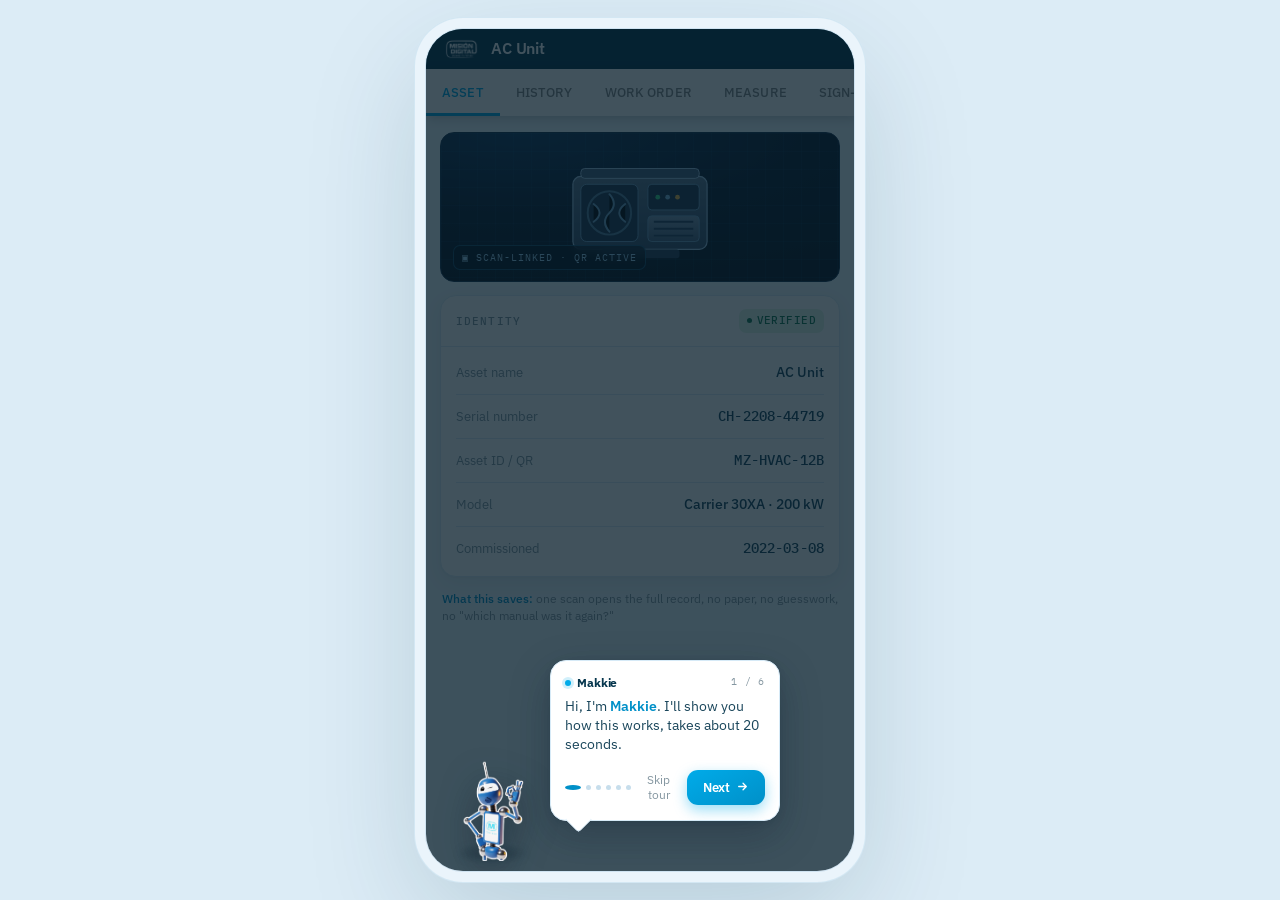
<file: experience-v3.html>
<!doctype html>
<html lang="en">
<head>
<meta charset="utf-8" />
<meta name="viewport" content="width=device-width, initial-scale=1, viewport-fit=cover, maximum-scale=1, user-scalable=no" />
<meta name="theme-color" content="#0A0F16" />
<meta name="apple-mobile-web-app-capable" content="yes" />
<meta name="apple-mobile-web-app-status-bar-style" content="black-translucent" />
<title>Maintenanz, Live Demo</title>
<link rel="preconnect" href="https://fonts.googleapis.com" />
<link rel="preconnect" href="https://fonts.gstatic.com" crossorigin />
<link href="https://fonts.googleapis.com/css2?family=IBM+Plex+Mono:wght@400;500;600&family=IBM+Plex+Sans:wght@300;400;500;600;700&display=swap" rel="stylesheet" />
<style>
  :root{
    --cyan:#00ABE9; --cyan-deep:#0090C8; --blue:#1A465B;
    --ink:#06364D; --ink-2:#1A465B; --ink-body:#41545F; --ink-muted:#8597A1;
    --line:#DCEBF4; --line-2:#C7DEEC;
    --paper:#FFFFFF; --paper-2:#EEF8FD; --paper-3:#E4F2FB;
    --ok:#1FA138; --ok-bg:#E3F5E7; --warn:#F58817; --warn-bg:#FFF3DA; --bad:#C6371B; --bad-bg:#FBE6E1;
    --amber:#FFC64C;
    --sans:"IBM Plex Sans",system-ui,-apple-system,sans-serif;
    --mono:"IBM Plex Mono",ui-monospace,monospace;
    --shadow-card:0 1px 2px rgba(10,15,22,.04), 0 6px 20px rgba(10,15,22,.06);
    --shadow-pop:0 12px 40px rgba(10,15,22,.18);
    --ease:cubic-bezier(.22,.61,.36,1);
    --ease-snap:cubic-bezier(.34,1.4,.5,1);
    --r:16px;
  }
  *{box-sizing:border-box; -webkit-tap-highlight-color:transparent;}
  html,body{margin:0; height:100%;}
  body{
    font-family:var(--sans); color:var(--ink-body); background:#070B11;
    font-size:15px; line-height:1.5; overscroll-behavior:none;
    -webkit-font-smoothing:antialiased; text-rendering:optimizeLegibility;
    display:flex; align-items:center; justify-content:center;
    overflow:hidden;
  }

  /* ---- Phone shell (for desktop preview; full-bleed on real phones) ---- */
  .device{
    position:relative; width:100%; max-width:430px; height:100dvh; max-height:932px;
    background:var(--paper-2); overflow:hidden; display:flex; flex-direction:column;
    box-shadow:0 30px 90px rgba(0,0,0,.5);
  }
  @media (min-width:480px){
    .device{ height:844px; border-radius:38px; border:1px solid #11161f;
      box-shadow:0 0 0 10px #0c0f15, 0 0 0 11px #20262f, 0 40px 120px rgba(0,0,0,.6); }
  }

  /* ---- Status / app bar (slim SOLID navy) ---- */
  .appbar{
    position:relative; z-index:6; flex:0 0 auto;
    padding:calc(env(safe-area-inset-top, 0px) + 9px) 16px 9px;
    background:#06364D; color:#fff;
  }
  .brandrow{ display:flex; align-items:center; gap:10px; }
  .brandlogo{ height:22px; width:auto; display:block; flex:0 0 auto; }
  .apptitle{ font-family:var(--sans); font-weight:600; font-size:15.5px; letter-spacing:-.01em; color:#fff; line-height:1; }

  /* ---- Onboarding banner (dismissible) ---- */
  .intro{
    position:relative; z-index:5; margin:12px 14px 0; padding:13px 14px 13px 14px;
    background:linear-gradient(120deg,#fff,#F0F8FE); border:1px solid #CDE6F8; border-radius:14px;
    box-shadow:var(--shadow-card); display:flex; gap:11px; align-items:flex-start;
    transform-origin:top; transition:opacity .35s var(--ease), transform .35s var(--ease), margin .35s var(--ease), max-height .35s var(--ease), padding .35s var(--ease); max-height:140px;
  }
  .intro .ic{ flex:0 0 auto; width:30px; height:30px; border-radius:9px; display:grid; place-items:center;
    background:linear-gradient(150deg,var(--cyan),var(--cyan-deep)); color:#fff; box-shadow:0 3px 10px rgba(46,169,230,.35); }
  .intro p{ margin:0; font-size:12.7px; line-height:1.45; color:var(--ink-2); }
  .intro p b{ color:var(--cyan-deep); font-weight:600; }
  .intro .x{ flex:0 0 auto; margin:-3px -3px 0 2px; width:26px; height:26px; border-radius:8px; border:none; background:transparent; color:var(--ink-muted); font-size:18px; cursor:pointer; }
  .intro.hide{ opacity:0; max-height:0; margin-top:0; padding-top:0; padding-bottom:0; transform:translateY(-6px); pointer-events:none; }

  /* ---- Scroll viewport (panels) ---- */
  .stage{ flex:1 1 auto; position:relative; overflow:hidden; }
  .track{ display:flex; height:100%; width:100%; transition:transform .42s var(--ease); will-change:transform; }
  .track.dragging{ transition:none; }
  .panel{ flex:0 0 100%; height:100%; overflow-y:auto; overflow-x:hidden; -webkit-overflow-scrolling:touch;
    padding:14px 14px calc(96px + env(safe-area-inset-bottom,0px)); scrollbar-width:none; }
  .panel::-webkit-scrollbar{ display:none; }

  /* ---- Cards & shared bits ---- */
  .card{ background:var(--paper); border:1px solid var(--line); border-radius:var(--r); box-shadow:var(--shadow-card); margin-bottom:13px; overflow:hidden; }
  .card-pad{ padding:15px 15px; }
  .card-h{ display:flex; align-items:center; gap:9px; padding:13px 15px; border-bottom:1px solid var(--line); }
  .card-h .t{ font-size:11px; font-family:var(--mono); letter-spacing:.1em; text-transform:uppercase; color:var(--ink-muted); font-weight:500; }
  .card-h .badge{ margin-left:auto; }
  .eyebrow{ font-family:var(--mono); font-size:10.5px; letter-spacing:.13em; text-transform:uppercase; color:var(--cyan-deep); font-weight:500; }
  .panel-title{ font-size:18px; font-weight:600; letter-spacing:-.02em; color:var(--ink); margin:2px 0 14px; }
  .panel-title .small{ display:block; font-size:11px; font-weight:400; letter-spacing:.13em; text-transform:uppercase; color:var(--ink-muted); font-family:var(--mono); margin-bottom:5px; letter-spacing:.13em;}

  .kv{ display:flex; justify-content:space-between; align-items:center; gap:14px; padding:11px 0; border-bottom:1px solid var(--line); }
  .kv:last-child{ border-bottom:none; }
  .kv .k{ font-size:12.5px; color:var(--ink-muted); flex:0 0 auto; }
  .kv .v{ font-size:14px; color:var(--ink-2); font-weight:500; text-align:right; }
  .kv .v.mono{ font-family:var(--mono); letter-spacing:.01em; font-weight:500; }

  .chip{ display:inline-flex; align-items:center; gap:5px; font-family:var(--mono); font-size:10.5px; font-weight:500; letter-spacing:.04em; padding:4px 8px; border-radius:7px; text-transform:uppercase; }
  .chip.ok{ background:var(--ok-bg); color:#157a51; } .chip.warn{ background:var(--warn-bg); color:#9c520f; } .chip.bad{ background:var(--bad-bg); color:#a82a22; }
  .chip.dot::before{ content:""; width:5px; height:5px; border-radius:50%; background:currentColor; }

  /* ---- Equipment illustration ---- */
  .rig{ position:relative; height:150px; border-radius:14px; overflow:hidden; margin-bottom:13px;
    background:radial-gradient(130% 100% at 20% 0%, #14375a 0%, #0c1a2c 55%, #091420 100%); border:1px solid #16324d; }
  .rig::before{ content:""; position:absolute; inset:0; opacity:.4;
    background-image:linear-gradient(rgba(46,169,230,.16) 1px,transparent 1px),linear-gradient(90deg,rgba(46,169,230,.16) 1px,transparent 1px); background-size:18px 18px; }
  .rig svg{ position:absolute; inset:0; width:100%; height:100%; }
  .rig .tag{ position:absolute; left:12px; bottom:11px; font-family:var(--mono); font-size:10px; letter-spacing:.1em; color:#9fd0f0; background:rgba(8,16,26,.6); border:1px solid rgba(46,169,230,.35); padding:4px 8px; border-radius:7px; backdrop-filter:blur(4px); text-transform:uppercase; z-index:2;}
  .rig .scan{ position:absolute; left:0; right:0; height:36px; top:-40px; background:linear-gradient(180deg,transparent,rgba(57,217,138,.18),transparent); animation:scan 3.4s var(--ease) infinite; }
  @keyframes scan{ 0%{top:-40px;} 100%{top:160px;} }

  /* ---- Timeline (History) ---- */
  .tl{ position:relative; padding-left:8px; }
  .tl-item{ position:relative; padding:0 0 4px 26px; }
  .tl-item::before{ content:""; position:absolute; left:6px; top:5px; width:11px; height:11px; border-radius:50%; background:var(--paper); border:2.5px solid var(--cyan); z-index:2; }
  .tl-item.done::before{ background:var(--cyan); }
  .tl-item:not(:last-child)::after{ content:""; position:absolute; left:11px; top:14px; bottom:-9px; width:2px; background:linear-gradient(var(--line-2),var(--line)); }
  .tl-card{ background:var(--paper); border:1px solid var(--line); border-radius:13px; padding:12px 13px; margin-bottom:11px; box-shadow:0 1px 2px rgba(10,15,22,.03); }
  .tl-top{ display:flex; align-items:center; gap:8px; margin-bottom:5px; }
  .tl-date{ font-family:var(--mono); font-size:11px; color:var(--cyan-deep); letter-spacing:.03em; font-weight:500; }
  .tl-title{ font-size:14px; font-weight:600; color:var(--ink-2); margin:0 0 2px; }
  .tl-meta{ font-size:12px; color:var(--ink-muted); }
  .tl-meta .who{ color:var(--ink-body); font-weight:500; }

  /* ---- Checklist ---- */
  .check{ display:flex; align-items:center; gap:12px; padding:12px 0; border-bottom:1px solid var(--line); cursor:pointer; user-select:none; }
  .check:last-child{ border-bottom:none; }
  .box{ flex:0 0 auto; width:24px; height:24px; border-radius:7px; border:2px solid var(--line-2); display:grid; place-items:center; transition:all .2s var(--ease-snap); background:var(--paper); }
  .box svg{ width:14px; height:14px; opacity:0; transform:scale(.4); transition:all .2s var(--ease-snap); color:#fff; }
  .check.on .box{ background:linear-gradient(150deg,var(--ok),#13855a); border-color:var(--ok); }
  .check.on .box svg{ opacity:1; transform:scale(1); }
  .check .lbl{ font-size:14px; color:var(--ink-2); transition:color .2s; }
  .check.on .lbl{ color:var(--ink-muted); text-decoration:line-through; text-decoration-color:var(--line-2); }
  .check .req{ margin-left:auto; font-family:var(--mono); font-size:9.5px; letter-spacing:.08em; color:var(--ink-muted); border:1px solid var(--line-2); padding:2px 6px; border-radius:6px; text-transform:uppercase; }
  .progwrap{ margin-top:13px; }
  .progbar{ height:7px; border-radius:99px; background:var(--paper-3); overflow:hidden; }
  .progfill{ height:100%; border-radius:99px; background:linear-gradient(90deg,var(--cyan),var(--cyan-deep)); width:0; transition:width .45s var(--ease); }
  .proglabel{ display:flex; justify-content:space-between; font-size:11.5px; color:var(--ink-muted); margin-bottom:7px; font-family:var(--mono); letter-spacing:.02em; }

  /* ---- Measurements ---- */
  .meas{ display:flex; align-items:center; gap:13px; padding:13px 0; border-bottom:1px solid var(--line); }
  .meas:last-child{ border-bottom:none; }
  .meas .gico{ flex:0 0 auto; width:38px; height:38px; border-radius:11px; display:grid; place-items:center; background:var(--paper-3); color:var(--cyan-deep); }
  .meas .gico svg{ width:20px; height:20px; }
  .meas .body{ flex:1 1 auto; min-width:0; }
  .meas .name{ font-size:13px; color:var(--ink-2); font-weight:500; }
  .meas .range{ font-size:11px; color:var(--ink-muted); font-family:var(--mono); margin-top:1px; }
  .meas .read{ text-align:right; flex:0 0 auto; }
  .meas .num{ font-family:var(--mono); font-size:18px; font-weight:600; color:var(--ink); line-height:1; }
  .meas .unit{ font-size:11px; color:var(--ink-muted); font-family:var(--mono); }

  /* ---- Sign-off ---- */
  .sigpad{ position:relative; height:140px; border-radius:13px; background:var(--paper-2); border:1.5px dashed var(--line-2); overflow:hidden; touch-action:none; transition:border-color .3s; }
  .sigpad .hint{ position:absolute; inset:0; display:grid; place-items:center; color:var(--ink-muted); font-size:12.5px; pointer-events:none; transition:opacity .3s; }
  .sigpad .baseline{ position:absolute; left:18px; right:18px; bottom:34px; border-bottom:1.5px solid var(--line-2); }
  .sigpad .xmark{ position:absolute; left:18px; bottom:36px; font-family:var(--mono); color:var(--ink-muted); font-size:14px; }
  .sigpad canvas{ position:absolute; inset:0; width:100%; height:100%; }
  .sigpad.has .hint{ opacity:0; }
  .sigactions{ display:flex; gap:10px; margin-top:12px; }

  .seal{ margin-top:14px; position:relative; border-radius:14px; overflow:hidden; padding:17px 16px; text-align:left;
    background:var(--paper-2); border:1px solid var(--line); transition:all .4s var(--ease); display:flex; align-items:center; gap:13px; cursor:pointer; }
  .seal .ring{ flex:0 0 auto; width:48px; height:48px; border-radius:50%; display:grid; place-items:center; border:2px solid var(--line-2); color:var(--ink-muted); transition:all .4s var(--ease-snap); }
  .seal .ring svg{ width:24px; height:24px; }
  .seal .st{ font-size:14.5px; font-weight:600; color:var(--ink-2); }
  .seal .ss{ font-size:12px; color:var(--ink-muted); margin-top:2px; }
  .seal .go{ margin-left:auto; font-family:var(--mono); font-size:10.5px; letter-spacing:.08em; text-transform:uppercase; color:var(--cyan-deep); border:1px solid var(--line-2); padding:6px 10px; border-radius:8px; transition:all .3s; white-space:nowrap;}
  .seal.sealed{ background:linear-gradient(135deg,#0d2a1c,#0a3d28 60%,#0c4a30); border-color:#1d7a52; box-shadow:0 14px 34px rgba(20,120,80,.3); }
  .seal.sealed .ring{ background:#23b87a; border-color:#43e09a; color:#fff; transform:rotate(0); box-shadow:0 0 0 6px rgba(67,224,154,.18); }
  .seal.sealed .st{ color:#fff; } .seal.sealed .ss{ color:#9be8c5; }
  .seal.sealed .go{ color:#bff3da; border-color:rgba(67,224,154,.45); background:rgba(67,224,154,.12); }

  /* ---- Reports / distribution ---- */
  .rep{ padding:13px 14px; border-radius:13px; border:1px solid var(--line); margin-bottom:11px; background:var(--paper); box-shadow:0 1px 2px rgba(10,15,22,.03); }
  .rep-top{ display:flex; align-items:center; gap:10px; margin-bottom:10px; }
  .rep-ic{ width:34px; height:34px; border-radius:10px; display:grid; place-items:center; color:#fff; flex:0 0 auto; }
  .rep-ic svg{ width:18px; height:18px; }
  .rep .who{ font-size:14.5px; font-weight:600; color:var(--ink-2); }
  .rep .role{ font-size:11.5px; color:var(--ink-muted); }
  .rep .pct{ margin-left:auto; font-family:var(--mono); font-size:15px; font-weight:600; color:var(--ink); }
  .rbar{ height:6px; border-radius:99px; background:var(--paper-3); overflow:hidden; margin-bottom:9px; }
  .rbar i{ display:block; height:100%; border-radius:99px; width:0; transition:width .6s var(--ease); }
  .rfields{ display:flex; flex-wrap:wrap; gap:6px; }
  .rfields span{ font-size:10.5px; font-family:var(--mono); letter-spacing:.02em; color:var(--ink-body); background:var(--paper-2); border:1px solid var(--line); padding:3px 7px; border-radius:6px; }
  .rfields span.mut{ color:var(--line-2); border-style:dashed; text-decoration:line-through; }

  .note{ font-size:11.5px; color:var(--ink-muted); line-height:1.5; padding:0 2px; margin-top:2px; }
  .note b{ color:var(--cyan-deep); font-weight:500; }

  /* ---- Tab bar : XPRNZ super-tabs (top, white bar, sliding cyan indicator) ---- */
  .tabbar{
    position:relative; z-index:9; display:flex; align-items:stretch;
    background:#FFFFFF; box-shadow:2px 2px 10px 0 rgba(0,0,0,.2);
    overflow-x:auto; overflow-y:hidden; scrollbar-width:none; -webkit-overflow-scrolling:touch;
  }
  .tabbar::-webkit-scrollbar{ display:none; }
  .tab{ flex:0 0 auto; background:none; border:none; cursor:pointer; position:relative;
    height:48px; min-width:0; padding:0 16px;
    display:flex; align-items:center; justify-content:center;
    font-family:var(--sans); font-weight:500; font-size:13px; letter-spacing:.01em;
    text-transform:uppercase; color:#575756; opacity:.7;
    white-space:nowrap; transition:opacity .2s, color .2s; }
  .tab svg{ display:none; }
  .tab .tl2{ display:block; line-height:48px; }
  .tab.active{ color:#00ABE9; opacity:1; }
  /* single sliding indicator (mimics super-tabs translate3d + scaleX) */
  .tab-ind{ position:absolute; left:0; bottom:0; height:3px; background:#00ABE9;
    width:100px; transform-origin:0 0; transform:translate3d(0,0,0) scaleX(0);
    transition:transform .2s ease-in-out; z-index:2; pointer-events:none; }

  .pgdots{ position:absolute; left:0; right:0; bottom:calc(66px + env(safe-area-inset-bottom,0px)); display:flex; justify-content:center; gap:5px; z-index:8; pointer-events:none; }
  .pgdots i{ width:5px; height:5px; border-radius:50%; background:var(--line-2); transition:all .3s var(--ease); }
  .pgdots i.on{ width:18px; background:var(--cyan-deep); }

  .reveal > *{ animation:rise .5s var(--ease) both; }
  @keyframes rise{ from{ opacity:0; transform:translateY(10px);} to{ opacity:1; transform:none; } }

  .swipehint{ position:absolute; left:50%; top:50%; transform:translate(-50%,-50%); z-index:20; pointer-events:none;
    background:rgba(10,15,22,.82); color:#dff0fb; font-size:12.5px; padding:10px 16px; border-radius:999px; backdrop-filter:blur(6px);
    display:flex; align-items:center; gap:8px; opacity:0; font-family:var(--mono); letter-spacing:.03em;}
  .swipehint.show{ animation:hintfade 2.8s var(--ease) forwards; }
  @keyframes hintfade{ 0%{opacity:0; transform:translate(-50%,-44%);} 14%{opacity:1; transform:translate(-50%,-50%);} 78%{opacity:1;} 100%{opacity:0; transform:translate(-50%,-56%);} }
  .swipehint .arr{ animation:nudge 1.1s ease-in-out infinite; }
  @keyframes nudge{ 0%,100%{transform:translateX(0);} 50%{transform:translateX(4px);} }

  /* ===== XPRNZ light re-skin (pulled from xprnz.maintenanz.com) ===== */
  body{ background:#DCECF6; }
  .device{ box-shadow:0 30px 90px rgba(6,54,77,.22); }
  @media (min-width:480px){ .device{ border-color:#CFE3F1; box-shadow:0 0 0 10px #EAF4FB, 0 0 0 11px #D3E7F3, 0 40px 120px rgba(6,54,77,.18); } }
  .swipehint{ background:rgba(6,54,77,.92); color:#EAF7FC; }
  /* ===== fixed top region: slim navy header + XPRNZ super-tab bar ===== */
  .appbar{ order:0; }
  .tabbar{ order:1; }
  .intro{ order:2; }
  .stage{ order:3; }
  .panel{ padding-bottom:26px; }
  .pgdots{ display:none; }

  /* ============================================================
     V3 — Makkie guided coach-mark walkthrough
     ============================================================ */
  .coach{ position:absolute; inset:0; z-index:60; pointer-events:none;
    opacity:0; visibility:hidden; transition:opacity .32s var(--ease); }
  .coach.on{ opacity:1; visibility:visible; pointer-events:auto; }

  /* dim layer with a punched-out spotlight (animated rounded rect via SVG mask) */
  .coach-veil{ position:absolute; inset:0; width:100%; height:100%; display:block; }
  .coach-veil rect.dim{ fill:rgba(6,28,42,.76); }
  /* hide the swipe hint while the guided tour is showing */
  .coach.on ~ .swipehint, body:has(.coach.on) .swipehint{ display:none !important; }
  /* the moving glow ring drawn over the cutout */
  .coach-ring{ position:absolute; border:2px solid var(--cyan); border-radius:14px;
    box-shadow:0 0 0 3px rgba(0,171,233,.28), 0 0 22px 4px rgba(0,171,233,.45), 0 0 0 9999px rgba(6,28,42,0);
    pointer-events:none; transition:top .42s var(--ease), left .42s var(--ease),
    width .42s var(--ease), height .42s var(--ease), opacity .3s var(--ease);
    opacity:0; }
  .coach.on .coach-ring{ opacity:1; }
  .coach-ring::after{ content:""; position:absolute; inset:-2px; border-radius:14px;
    border:2px solid rgba(0,171,233,.55); animation:coachPulse 1.9s var(--ease) infinite; }
  @keyframes coachPulse{ 0%{ transform:scale(1); opacity:.7; } 70%{ transform:scale(1.045); opacity:0; } 100%{ opacity:0; } }
  /* centered mode (intro/outro) — no specific target, ring hidden */
  .coach.center .coach-ring{ opacity:0; }

  /* ----- Makkie + speech bubble dock (bottom-left) ----- */
  .coach-dock{ position:absolute; left:0; right:0; bottom:0; z-index:62;
    padding:0 14px calc(16px + env(safe-area-inset-bottom,0px)); pointer-events:none;
    display:flex; align-items:flex-end; gap:6px; }
  .coach-dock > *{ pointer-events:auto; }

  .makkie{ position:relative; flex:0 0 auto; width:104px; margin-bottom:-6px;
    transform:translateY(14px) scale(.92); opacity:0;
    transition:transform .5s var(--ease-snap), opacity .4s var(--ease); }
  .coach.on .makkie{ transform:translateY(0) scale(1); opacity:1; }
  .makkie img{ width:100%; height:auto; display:block;
    filter:drop-shadow(0 10px 18px rgba(6,28,42,.45)); }
  @keyframes makkieBob{ 0%,100%{ transform:translateY(0); } 50%{ transform:translateY(-5px); } }
  .coach.on .makkie img{ animation:makkieBob 3.4s ease-in-out infinite; }
  /* a tiny ground shadow */
  .makkie::after{ content:""; position:absolute; left:50%; bottom:2px; transform:translateX(-50%);
    width:62px; height:11px; border-radius:50%; background:rgba(6,28,42,.32); filter:blur(4px); z-index:-1; }

  .bubble{ position:relative; flex:1 1 auto; max-width:230px; margin-bottom:34px;
    background:#fff; border:1px solid #D6EAF7; border-radius:16px;
    box-shadow:0 14px 40px rgba(6,28,42,.30), 0 2px 6px rgba(6,28,42,.10);
    padding:13px 14px 12px; transform:translateY(10px) scale(.96); opacity:0; transform-origin:bottom left;
    transition:transform .42s var(--ease-snap) .08s, opacity .35s var(--ease) .08s; }
  .coach.on .bubble{ transform:translateY(0) scale(1); opacity:1; }
  /* tail pointing down-left toward the robot */
  .bubble::before{ content:""; position:absolute; left:18px; bottom:-9px; width:18px; height:18px;
    background:#fff; border-right:1px solid #D6EAF7; border-bottom:1px solid #D6EAF7;
    transform:rotate(45deg); border-bottom-right-radius:4px; }

  .bubble .b-name{ display:flex; align-items:center; gap:6px; margin-bottom:5px; }
  .bubble .b-name b{ font-size:12px; font-weight:700; color:var(--ink); letter-spacing:-.01em; }
  .bubble .b-name .dot{ width:6px; height:6px; border-radius:50%; background:var(--cyan);
    box-shadow:0 0 0 3px rgba(0,171,233,.18); }
  .bubble .b-step{ margin-left:auto; font-family:var(--mono); font-size:9.5px; letter-spacing:.08em;
    color:var(--ink-muted); text-transform:uppercase; }
  .bubble .b-text{ font-size:13.5px; line-height:1.42; color:var(--ink-2); margin:0 0 12px; font-weight:400; }
  .bubble .b-text b{ color:var(--cyan-deep); font-weight:600; }
  /* swap-in animation for text on step change */
  .bubble.swap .b-text{ animation:coachText .34s var(--ease); }
  @keyframes coachText{ from{ opacity:0; transform:translateY(5px); } to{ opacity:1; transform:none; } }

  .bubble .b-foot{ display:flex; align-items:center; gap:10px; }
  .b-dots{ display:flex; gap:5px; align-items:center; margin-right:auto; }
  .b-dots i{ width:5px; height:5px; border-radius:50%; background:var(--line-2); transition:all .3s var(--ease); }
  .b-dots i.on{ width:16px; background:var(--cyan-deep); }
  .b-skip{ background:none; border:none; font-size:11.5px; color:var(--ink-muted); cursor:pointer;
    font-family:var(--sans); padding:6px 2px; text-decoration:none; }
  .b-skip:hover{ color:var(--ink-2); }
  .b-next{ flex:0 0 auto; border:none; cursor:pointer; font-family:var(--sans); font-weight:600;
    font-size:13px; letter-spacing:-.01em; color:#fff; padding:9px 16px; border-radius:11px;
    background:linear-gradient(150deg,var(--cyan),var(--cyan-deep));
    box-shadow:0 5px 14px rgba(0,171,233,.40); transition:transform .18s var(--ease-snap), box-shadow .2s; }
  .b-next:active{ transform:translateY(1px) scale(.97); box-shadow:0 3px 9px rgba(0,171,233,.34); }
  .b-next svg{ width:13px; height:13px; vertical-align:-1px; margin-left:3px; }

  /* ----- floating "Guide" replay button ----- */
  .coach-fab{ position:absolute; right:14px; bottom:calc(16px + env(safe-area-inset-bottom,0px)); z-index:55;
    width:46px; height:46px; border-radius:50%; border:none; cursor:pointer; display:grid; place-items:center;
    background:linear-gradient(150deg,var(--cyan),var(--cyan-deep)); color:#fff;
    box-shadow:0 8px 22px rgba(0,171,233,.45), 0 0 0 4px rgba(255,255,255,.65);
    transition:transform .2s var(--ease-snap), opacity .3s; }
  .coach-fab:active{ transform:scale(.92); }
  .coach-fab svg{ width:23px; height:23px; }
  .coach-fab.hide{ opacity:0; pointer-events:none; transform:scale(.6); }

  /* keep the tour clear of pointer interference while shown */
  @media (max-width:360px){ .bubble{ max-width:200px; } .makkie{ width:90px; } }
</style>
</head>
<body>
<div class="device" role="application" aria-label="Maintenanz interactive demo">

  <!-- ===== App bar ===== -->
  <header class="appbar">
    <div class="brandrow">
      <img class="brandlogo" src="assets/logo-white.png" alt="Misión Digital" />
      <span class="apptitle">AC Unit</span>
    </div>
  </header>

  <!-- ===== Onboarding ===== -->
  <div class="intro" id="intro">
    <span class="ic" aria-hidden="true">
      <svg viewBox="0 0 24 24" fill="none"><path d="M12 3v3M12 18v3M3 12h3M18 12h3M5.6 5.6l2.1 2.1M16.3 16.3l2.1 2.1M18.4 5.6l-2.1 2.1M7.7 16.3l-2.1 2.1" stroke="#fff" stroke-width="1.6" stroke-linecap="round"/><circle cx="12" cy="12" r="3.2" stroke="#fff" stroke-width="1.6"/></svg>
    </span>
    <p>The same structure works for <b>any asset</b>, an HVAC unit, a herd of cattle, a vehicle fleet. Swipe the tabs to explore one record.</p>
    <button class="x" id="introX" aria-label="Dismiss">×</button>
  </div>

  <!-- ===== Stage ===== -->
  <div class="stage">
    <div class="track" id="track">

      <!-- 1 · ASSET -->
      <section class="panel" data-tab="Asset" aria-label="Asset">
        <div class="rig" aria-hidden="true">
          <div class="scan"></div>
          <svg viewBox="0 0 320 150" preserveAspectRatio="xMidYMid meet">
            <defs>
              <linearGradient id="mtl" x1="0" y1="0" x2="0" y2="1"><stop offset="0" stop-color="#5e7790"/><stop offset="1" stop-color="#39506a"/></linearGradient>
              <linearGradient id="mtl2" x1="0" y1="0" x2="0" y2="1"><stop offset="0" stop-color="#7d96b0"/><stop offset="1" stop-color="#48607c"/></linearGradient>
            </defs>
            <rect x="92" y="44" width="136" height="74" rx="8" fill="url(#mtl)" stroke="#9fc4e2" stroke-width="1.2"/>
            <rect x="100" y="52" width="58" height="58" rx="6" fill="#22384f" stroke="#6f9dc2" stroke-width="1"/>
            <g stroke="#7fb6dd" stroke-width="2" stroke-linecap="round">
              <circle cx="129" cy="81" r="22" fill="none" opacity=".55"/>
              <g transform="translate(129,81)"><path d="M0 -19 Q9 -9 0 0 Q-9 9 0 19 M16 -9 Q4 0 16 9 M-16 -9 Q-4 0 -16 9" opacity=".85"/></g>
            </g>
            <rect x="168" y="52" width="52" height="26" rx="4" fill="#22384f" stroke="#6f9dc2" stroke-width="1"/>
            <g fill="#39d98a"><circle cx="178" cy="65" r="2.4"/><circle cx="188" cy="65" r="2.4" fill="#7fb6dd"/><circle cx="198" cy="65" r="2.4" fill="#f0b84a"/></g>
            <rect x="168" y="84" width="52" height="26" rx="4" fill="url(#mtl2)" stroke="#6f9dc2" stroke-width="1"/>
            <path d="M174 97h40 M174 90h40 M174 104h40" stroke="#2c4660" stroke-width="2"/>
            <rect x="120" y="118" width="80" height="9" rx="3" fill="#2a4259"/>
            <rect x="100" y="36" width="120" height="10" rx="4" fill="#46607c" stroke="#9fc4e2" stroke-width="1"/>
          </svg>
          <span class="tag">▣ Scan-linked · QR active</span>
        </div>

        <div class="card" id="coachAsset">
          <div class="card-h"><span class="t">Identity</span><span class="chip ok dot badge">Verified</span></div>
          <div class="card-pad" style="padding-top:4px;padding-bottom:6px;">
            <div class="kv"><span class="k">Asset name</span><span class="v">AC Unit</span></div>
            <div class="kv"><span class="k">Serial number</span><span class="v mono">CH-2208-44719</span></div>
            <div class="kv"><span class="k">Asset ID / QR</span><span class="v mono">MZ-HVAC-12B</span></div>
            <div class="kv"><span class="k">Model</span><span class="v">Carrier 30XA · 200 kW</span></div>
            <div class="kv"><span class="k">Commissioned</span><span class="v mono">2022-03-08</span></div>
          </div>
        </div>

        <p class="note"><b>What this saves:</b> one scan opens the full record, no paper, no guesswork, no "which manual was it again?"</p>
      </section>

      <!-- 2 · HISTORY -->
      <section class="panel" data-tab="History" aria-label="History">
        <div class="eyebrow">Service log</div>
        <h2 class="panel-title">Past visits</h2>
        <div class="tl">
          <div class="tl-item done"><div class="tl-card">
            <div class="tl-top"><span class="tl-date">2026-04-22</span><span class="chip ok dot" style="margin-left:auto;">Passed</span></div>
            <p class="tl-title">Quarterly preventive service</p>
            <p class="tl-meta"><span class="who">M. Álvarez</span> · refrigerant top-up, coil clean</p>
          </div></div>
          <div class="tl-item done"><div class="tl-card">
            <div class="tl-top"><span class="tl-date">2026-01-15</span><span class="chip warn dot" style="margin-left:auto;">Follow-up</span></div>
            <p class="tl-title">Compressor noise, diagnostic</p>
            <p class="tl-meta"><span class="who">R. Méndez</span> · bearing flagged, monitored</p>
          </div></div>
          <div class="tl-item done"><div class="tl-card">
            <div class="tl-top"><span class="tl-date">2025-10-30</span><span class="chip ok dot" style="margin-left:auto;">Passed</span></div>
            <p class="tl-title">Quarterly preventive service</p>
            <p class="tl-meta"><span class="who">M. Álvarez</span> · filters replaced, full check</p>
          </div></div>
          <div class="tl-item done"><div class="tl-card">
            <div class="tl-top"><span class="tl-date">2025-07-12</span><span class="chip ok dot" style="margin-left:auto;">Passed</span></div>
            <p class="tl-title">Annual certification</p>
            <p class="tl-meta"><span class="who">Gov. inspector</span> · pressure vessel certified</p>
          </div></div>
          <div class="tl-item"><div class="tl-card" style="border-style:dashed;background:var(--paper-2);">
            <div class="tl-top"><span class="tl-date">2026-06-19</span><span class="chip warn dot" style="margin-left:auto;">In progress</span></div>
            <p class="tl-title">Quarterly preventive service</p>
            <p class="tl-meta"><span class="who">You</span> · open work order →</p>
          </div></div>
        </div>
      </section>

      <!-- 3 · WORK ORDER -->
      <section class="panel" data-tab="Work Order" aria-label="Work Order">
        <div class="eyebrow">Current job</div>
        <h2 class="panel-title">Work order #WO-7741</h2>
        <div class="card">
          <div class="card-pad" style="padding-top:6px;padding-bottom:6px;">
            <div class="kv"><span class="k">Equipment</span><span class="v">AC Unit · HVAC-12B</span></div>
            <div class="kv"><span class="k">Scheduled</span><span class="v mono">2026-06-19 · 09:00</span></div>
            <div class="kv"><span class="k">Technician</span><span class="v">M. Álvarez</span></div>
            <div class="kv"><span class="k">Status</span><span class="v"><span class="chip warn dot">In progress</span></span></div>
          </div>
        </div>

        <div class="card" id="coachChecklist">
          <div class="card-h"><span class="t">Checklist · tap to complete</span></div>
          <div class="card-pad" style="padding-top:2px;">
            <div class="check on" data-chk><span class="box"><svg viewBox="0 0 24 24" fill="none"><path d="M5 12.5l4 4 10-10" stroke="currentColor" stroke-width="2.6" stroke-linecap="round" stroke-linejoin="round"/></svg></span><span class="lbl">Isolate &amp; lock-out power</span><span class="req">safety</span></div>
            <div class="check on" data-chk><span class="box"><svg viewBox="0 0 24 24" fill="none"><path d="M5 12.5l4 4 10-10" stroke="currentColor" stroke-width="2.6" stroke-linecap="round" stroke-linejoin="round"/></svg></span><span class="lbl">Inspect condenser coils</span></div>
            <div class="check on" data-chk><span class="box"><svg viewBox="0 0 24 24" fill="none"><path d="M5 12.5l4 4 10-10" stroke="currentColor" stroke-width="2.6" stroke-linecap="round" stroke-linejoin="round"/></svg></span><span class="lbl">Check refrigerant charge</span></div>
            <div class="check" data-chk><span class="box"><svg viewBox="0 0 24 24" fill="none"><path d="M5 12.5l4 4 10-10" stroke="currentColor" stroke-width="2.6" stroke-linecap="round" stroke-linejoin="round"/></svg></span><span class="lbl">Test safety cut-outs</span></div>
            <div class="check" data-chk><span class="box"><svg viewBox="0 0 24 24" fill="none"><path d="M5 12.5l4 4 10-10" stroke="currentColor" stroke-width="2.6" stroke-linecap="round" stroke-linejoin="round"/></svg></span><span class="lbl">Record measurements</span><span class="req">req</span></div>
            <div class="progwrap">
              <div class="proglabel"><span>Completion</span><span id="progTxt">3 / 5</span></div>
              <div class="progbar"><span class="progfill" id="progFill"></span></div>
            </div>
          </div>
        </div>
      </section>

      <!-- 4 · MEASUREMENTS -->
      <section class="panel" data-tab="Measurements" aria-label="Measurements">
        <div class="eyebrow">Field readings</div>
        <h2 class="panel-title">Measurements</h2>
        <div class="card" id="coachMeasure">
          <div class="card-pad" style="padding-top:6px;padding-bottom:6px;">
            <div class="meas">
              <span class="gico"><svg viewBox="0 0 24 24" fill="none"><circle cx="12" cy="13" r="7.5" stroke="currentColor" stroke-width="1.7"/><path d="M12 13l3.5-3.5M12 4V2.5M19.5 13H21M3 13H4.5" stroke="currentColor" stroke-width="1.7" stroke-linecap="round"/></svg></span>
              <div class="body"><div class="name">Suction pressure</div><div class="range">spec 60–75 psi</div></div>
              <div class="read"><span class="num">68</span> <span class="unit">psi</span><div style="margin-top:5px;"><span class="chip ok dot">Pass</span></div></div>
            </div>
            <div class="meas">
              <span class="gico"><svg viewBox="0 0 24 24" fill="none"><circle cx="12" cy="13" r="7.5" stroke="currentColor" stroke-width="1.7"/><path d="M12 13l3.5-3.5M12 4V2.5M19.5 13H21M3 13H4.5" stroke="currentColor" stroke-width="1.7" stroke-linecap="round"/></svg></span>
              <div class="body"><div class="name">Discharge pressure</div><div class="range">spec 210–250 psi</div></div>
              <div class="read"><span class="num">232</span> <span class="unit">psi</span><div style="margin-top:5px;"><span class="chip ok dot">Pass</span></div></div>
            </div>
            <div class="meas">
              <span class="gico"><svg viewBox="0 0 24 24" fill="none"><path d="M6 4v9.5a4 4 0 1 0 4 0V4a2 2 0 1 0-4 0Z" stroke="currentColor" stroke-width="1.7"/><circle cx="8" cy="17" r="1.6" fill="currentColor"/></svg></span>
              <div class="body"><div class="name">Water flow</div><div class="range">spec ≥ 32 m³/h</div></div>
              <div class="read"><span class="num">34.6</span> <span class="unit">m³/h</span><div style="margin-top:5px;"><span class="chip ok dot">Pass</span></div></div>
            </div>
            <div class="meas">
              <span class="gico"><svg viewBox="0 0 24 24" fill="none"><path d="M9 4v9.5a4 4 0 1 0 4 0V4a2 2 0 1 0-4 0ZM9 8h2" stroke="currentColor" stroke-width="1.7" stroke-linecap="round"/></svg></span>
              <div class="body"><div class="name">Supply temp</div><div class="range">spec 6–9 °C</div></div>
              <div class="read"><span class="num">7.1</span> <span class="unit">°C</span><div style="margin-top:5px;"><span class="chip ok dot">Pass</span></div></div>
            </div>
            <div class="meas">
              <span class="gico"><svg viewBox="0 0 24 24" fill="none"><path d="M9 4v9.5a4 4 0 1 0 4 0V4a2 2 0 1 0-4 0ZM9 8h2" stroke="currentColor" stroke-width="1.7" stroke-linecap="round"/></svg></span>
              <div class="body"><div class="name">Return temp</div><div class="range">spec ≤ 14 °C</div></div>
              <div class="read"><span class="num">12.4</span> <span class="unit">°C</span><div style="margin-top:5px;"><span class="chip ok dot">Pass</span></div></div>
            </div>
            <div class="meas">
              <span class="gico"><svg viewBox="0 0 24 24" fill="none"><path d="M3 14l4-4 4 3 5-7 5 4" stroke="currentColor" stroke-width="1.7" stroke-linecap="round" stroke-linejoin="round"/></svg></span>
              <div class="body"><div class="name">Compressor draw</div><div class="range">spec ≤ 92 A</div></div>
              <div class="read"><span class="num">88</span> <span class="unit">A</span><div style="margin-top:5px;"><span class="chip warn dot">Watch</span></div></div>
            </div>
          </div>
        </div>
        <p class="note">Every reading is checked against its <b>spec range</b> automatically, pass/fail is captured, not judged on the spot.</p>
      </section>

      <!-- 5 · SIGN-OFF -->
      <section class="panel" data-tab="Sign-off" aria-label="Sign-off">
        <div class="eyebrow">Approval</div>
        <h2 class="panel-title">Sign &amp; seal</h2>
        <div class="card">
          <div class="card-h"><span class="t">Technician signature</span><span class="chip warn dot badge" id="sigChip">Awaiting</span></div>
          <div class="card-pad">
            <div class="sigpad" id="sigpad">
              <div class="baseline"></div><span class="xmark">✕</span>
              <div class="hint" id="sigHint">Draw your signature here</div>
              <canvas id="sigcanvas"></canvas>
            </div>
            <div class="sigactions">
              <button class="go" style="border:1px solid var(--line-2);background:var(--paper);color:var(--ink-muted);font-family:var(--mono);font-size:11px;letter-spacing:.06em;text-transform:uppercase;padding:9px 14px;border-radius:9px;cursor:pointer;" id="sigClear">Clear</button>
              <div class="kv" style="flex:1;border:none;padding:0;justify-content:flex-end;"><span class="v" style="font-size:12.5px;color:var(--ink-muted);">M. Álvarez · Tech #221</span></div>
            </div>
          </div>
        </div>

        <button class="seal" id="seal" aria-pressed="false" data-coach-seal>
          <span class="ring" id="sealRing">
            <svg viewBox="0 0 24 24" fill="none"><path d="M7 11V8a5 5 0 0 1 10 0v3" stroke="currentColor" stroke-width="1.8" stroke-linecap="round"/><rect x="5" y="11" width="14" height="9.5" rx="2.4" stroke="currentColor" stroke-width="1.8"/><circle cx="12" cy="15.5" r="1.4" fill="currentColor"/></svg>
          </span>
          <span><span class="st" id="sealTitle">Not sealed</span><span class="ss" id="sealSub">Tap to approve &amp; lock this report</span></span>
          <span class="go" id="sealGo">Tap to seal</span>
        </button>
        <p class="note" style="margin-top:13px;">Once sealed, the record is <b>locked &amp; timestamped</b>, and the right reports go out automatically.</p>
      </section>

      <!-- 6 · REPORTS -->
      <section class="panel" data-tab="Reports" aria-label="Reports">
        <div class="eyebrow">Distribution</div>
        <h2 class="panel-title">Who receives what</h2>

        <div id="coachReports">
        <div class="rep">
          <div class="rep-top">
            <span class="rep-ic" style="background:linear-gradient(150deg,var(--blue),#16406f);"><svg viewBox="0 0 24 24" fill="none"><rect x="4" y="4" width="16" height="16" rx="2" stroke="#fff" stroke-width="1.7"/><path d="M8 9h8M8 13h8M8 17h5" stroke="#fff" stroke-width="1.7" stroke-linecap="round"/></svg></span>
            <span><div class="who">Office</div><div class="role">Owner · full record</div></span>
            <span class="pct">100%</span>
          </div>
          <div class="rbar"><i style="background:linear-gradient(90deg,var(--blue),var(--cyan-deep));" data-w="100"></i></div>
          <div class="rfields"><span>Identity</span><span>History</span><span>Work order</span><span>Measurements</span><span>Sign-off</span><span>Photos</span></div>
        </div>

        <div class="rep">
          <div class="rep-top">
            <span class="rep-ic" style="background:linear-gradient(150deg,#2b7a4f,#155a36);"><svg viewBox="0 0 24 24" fill="none"><path d="M4 9.5 12 4l8 5.5M5 9.5V19h14V9.5M9 19v-5h6v5" stroke="#fff" stroke-width="1.7" stroke-linejoin="round"/></svg></span>
            <span><div class="who">Government</div><div class="role">Regulator · compliance subset</div></span>
            <span class="pct">40%</span>
          </div>
          <div class="rbar"><i style="background:linear-gradient(90deg,#2b7a4f,#39b06f);" data-w="40"></i></div>
          <div class="rfields"><span>Identity</span><span>Certification</span><span>Measurements</span><span class="mut">Pricing</span><span class="mut">Customer notes</span></div>
        </div>

        <div class="rep">
          <div class="rep-top">
            <span class="rep-ic" style="background:linear-gradient(150deg,var(--cyan),var(--cyan-deep));"><svg viewBox="0 0 24 24" fill="none"><circle cx="12" cy="8" r="3.4" stroke="#fff" stroke-width="1.7"/><path d="M5.5 19a6.5 6.5 0 0 1 13 0" stroke="#fff" stroke-width="1.7" stroke-linecap="round"/></svg></span>
            <span><div class="who">Client</div><div class="role">Service summary</div></span>
            <span class="pct">55%</span>
          </div>
          <div class="rbar"><i style="background:linear-gradient(90deg,var(--cyan),var(--cyan-deep));" data-w="55"></i></div>
          <div class="rfields"><span>Visit date</span><span>Status: Passed</span><span>Next service</span><span class="mut">Raw readings</span><span class="mut">Internal cost</span></div>
        </div>
        </div><!-- /coachReports -->

        <p class="note">One sealed record → <b>three tailored reports</b>. Each audience sees exactly what it should, and nothing it shouldn't.</p>
      </section>

    </div>

    <div class="swipehint" id="swipehint"><span>Swipe to explore</span><span class="arr">→</span></div>
    <div class="pgdots" id="pgdots"></div>
  </div>

  <!-- ===== Tab bar : XPRNZ super-tabs ===== -->
  <nav class="tabbar" id="tabbar" role="tablist">
    <button class="tab active" role="tab"><span class="tl2">Asset</span></button>
    <button class="tab" role="tab"><span class="tl2">History</span></button>
    <button class="tab" role="tab"><span class="tl2">Work Order</span></button>
    <button class="tab" role="tab"><span class="tl2">Measure</span></button>
    <button class="tab" role="tab"><span class="tl2">Sign-off</span></button>
    <button class="tab" role="tab"><span class="tl2">Reports</span></button>
    <span class="tab-ind" id="tabInd" aria-hidden="true"></span>
  </nav>

  <!-- ===== V3 · Makkie guided coach-mark overlay ===== -->
  <div class="coach" id="coach" aria-hidden="true">
    <!-- dim + spotlight cutout -->
    <svg class="coach-veil" id="coachVeil" preserveAspectRatio="none">
      <defs>
        <mask id="coachMask">
          <rect x="0" y="0" width="100%" height="100%" fill="#ffffff"/>
          <rect id="coachHole" x="0" y="0" width="0" height="0" rx="14" fill="#000000"/>
        </mask>
      </defs>
      <rect class="dim" x="0" y="0" width="100%" height="100%" mask="url(#coachMask)"/>
    </svg>
    <!-- glow ring over the cutout -->
    <div class="coach-ring" id="coachRing"></div>

    <!-- robot (bottom-left) + speech bubble -->
    <div class="coach-dock">
      <div class="makkie" id="coachMakkie">
        <img src="assets/xprnz/makkie-new-workorder.png" alt="Makkie, your guide" />
      </div>
      <div class="bubble" id="coachBubble">
        <div class="b-name">
          <span class="dot"></span><b>Makkie</b>
          <span class="b-step" id="coachStepLbl">1 / 6</span>
        </div>
        <p class="b-text" id="coachText">Hi, I'm Makkie. I'll show you how this works in 20 seconds.</p>
        <div class="b-foot">
          <span class="b-dots" id="coachDots"></span>
          <button class="b-skip" id="coachSkip">Skip tour</button>
          <button class="b-next" id="coachNext">Next
            <svg viewBox="0 0 24 24" fill="none"><path d="M5 12h13M13 6l6 6-6 6" stroke="#fff" stroke-width="2.4" stroke-linecap="round" stroke-linejoin="round"/></svg>
          </button>
        </div>
      </div>
    </div>
  </div>

  <!-- replay / guide button -->
  <button class="coach-fab hide" id="coachFab" aria-label="Replay guided tour" title="Guided tour">
    <svg viewBox="0 0 24 24" fill="none"><path d="M9.2 9.2a3 3 0 0 1 5.6 1.3c0 2-3 2.6-3 4" stroke="#fff" stroke-width="2" stroke-linecap="round" stroke-linejoin="round"/><circle cx="11.9" cy="17.4" r="1.25" fill="#fff"/><circle cx="12" cy="12" r="9" stroke="#fff" stroke-width="1.7"/></svg>
  </button>
</div>

<script>
(function(){
  var track=document.getElementById('track');
  var panels=[].slice.call(track.children).filter(function(n){return n.classList.contains('panel');});
  var tabbar=document.getElementById('tabbar');
  var tabs=[].slice.call(document.querySelectorAll('.tab'));
  var tabInd=document.getElementById('tabInd');
  var dotsWrap=document.getElementById('pgdots');
  var N=panels.length, cur=0;

  // page dots
  for(var i=0;i<N;i++){ var d=document.createElement('i'); if(i===0)d.className='on'; dotsWrap.appendChild(d); }
  var dots=[].slice.call(dotsWrap.children);

  function vibrate(ms){ if(navigator.vibrate){ try{navigator.vibrate(ms);}catch(e){} } }

  // slide the cyan indicator under the active tab (super-tabs translate3d + scaleX)
  function moveIndicator(n, animate){
    var at=tabs[n]; if(!at||!tabInd)return;
    var x=at.offsetLeft, w=at.offsetWidth;
    tabInd.style.transition = animate===false ? 'none' : '';
    tabInd.style.transform='translate3d('+x+'px,0,0) scaleX('+(w/100)+')';
    if(animate===false){ void tabInd.offsetWidth; tabInd.style.transition=''; }
    var br=tabbar.getBoundingClientRect(), tr=at.getBoundingClientRect();
    var target=tabbar.scrollLeft + (tr.left - br.left) - (br.width/2 - tr.width/2);
    tabbar.scrollTo({left:Math.max(0,target), behavior: animate===false ? 'auto' : 'smooth'});
  }

  function go(n, animate){
    n=Math.max(0,Math.min(N-1,n));
    cur=n;
    track.style.transition = animate===false ? 'none' : '';
    track.style.transform='translateX('+(-n*100)+'%)';
    tabs.forEach(function(t,i){ t.classList.toggle('active', i===n); });
    dots.forEach(function(d,i){ d.classList.toggle('on', i===n); });
    moveIndicator(n, animate);
    var p=panels[n];
    p.classList.remove('reveal'); void p.offsetWidth; p.classList.add('reveal');
    p.scrollTop=0;
  }

  tabs.forEach(function(t,i){ t.addEventListener('click', function(){ if(i!==cur)vibrate(8); go(i); }); });

  // ---- swipe ----
  var x0=null,y0=null,dx=0,locked=null,w=0;
  function start(e){ var t=e.touches?e.touches[0]:e; x0=t.clientX; y0=t.clientY; dx=0; locked=null; w=track.clientWidth; track.classList.add('dragging'); }
  function move(e){
    if(x0===null)return; var t=e.touches?e.touches[0]:e;
    var mx=t.clientX-x0, my=t.clientY-y0;
    if(locked===null){ if(Math.abs(mx)>8||Math.abs(my)>8) locked=Math.abs(mx)>Math.abs(my)?'x':'y'; }
    if(locked!=='x')return;
    if(e.cancelable)e.preventDefault();
    dx=mx;
    var res=dx; if((cur===0&&dx>0)||(cur===N-1&&dx<0)) res=dx*0.32; // rubber-band edges
    track.style.transform='translateX('+(-cur*100 + res/w*100)+'%)';
  }
  function end(){
    if(x0===null)return; track.classList.remove('dragging');
    if(locked==='x'){
      var th=w*0.18;
      if(dx<-th&&cur<N-1){ vibrate(8); go(cur+1); }
      else if(dx>th&&cur>0){ vibrate(8); go(cur-1); }
      else go(cur);
    }
    x0=y0=null; locked=null; dx=0;
  }
  var stage=document.querySelector('.stage');
  stage.addEventListener('touchstart',start,{passive:true});
  stage.addEventListener('touchmove',move,{passive:false});
  stage.addEventListener('touchend',end);
  stage.addEventListener('touchcancel',end);
  // mouse drag (desktop preview)
  stage.addEventListener('mousedown',function(e){ if(e.target.closest('.check,.seal,.sigpad,button'))return; start(e); var mm=function(ev){move(ev);},mu=function(){end();document.removeEventListener('mousemove',mm);document.removeEventListener('mouseup',mu);}; document.addEventListener('mousemove',mm); document.addEventListener('mouseup',mu); });

  // keyboard
  window.addEventListener('keydown',function(e){ if(e.key==='ArrowRight')go(cur+1); if(e.key==='ArrowLeft')go(cur-1); });

  // ---- intro dismiss ----
  var intro=document.getElementById('intro');
  document.getElementById('introX').addEventListener('click',function(){ intro.classList.add('hide'); });

  // ---- swipe hint (suppressed in V3 — the Makkie tour replaces it) ----
  // setTimeout(function(){ document.getElementById('swipehint').classList.add('show'); },900);

  // ---- checklist ----
  var checks=[].slice.call(document.querySelectorAll('[data-chk]'));
  var fill=document.getElementById('progFill'), ptxt=document.getElementById('progTxt');
  function syncProg(){ var done=checks.filter(function(c){return c.classList.contains('on');}).length;
    fill.style.width=(done/checks.length*100)+'%'; ptxt.textContent=done+' / '+checks.length; }
  checks.forEach(function(c){ c.addEventListener('click',function(){ c.classList.toggle('on'); vibrate(8); syncProg(); }); });
  syncProg(); setTimeout(syncProg,150);

  // ---- report bars fill on first view ----
  var repSeen=false;
  function fillReports(){ if(repSeen)return; repSeen=true; [].slice.call(document.querySelectorAll('.rbar i')).forEach(function(b){ b.style.width=b.getAttribute('data-w')+'%'; }); }

  // observe panel into view -> fill reports
  var io=new IntersectionObserver(function(es){ es.forEach(function(en){ if(en.isIntersecting && en.target.getAttribute('data-tab')==='Reports') fillReports(); }); },{root:stage,threshold:.4});
  panels.forEach(function(p){ io.observe(p); });

  // ---- signature pad ----
  var pad=document.getElementById('sigpad'), cvs=document.getElementById('sigcanvas');
  var ctx=cvs.getContext('2d'), drawing=false, has=false, last=null;
  function sizeCanvas(){ var r=cvs.getBoundingClientRect(), dpr=window.devicePixelRatio||1;
    cvs.width=r.width*dpr; cvs.height=r.height*dpr; ctx.setTransform(dpr,0,0,dpr,0,0);
    ctx.lineWidth=2.6; ctx.lineCap='round'; ctx.lineJoin='round'; ctx.strokeStyle='#163b5e'; }
  function pt(e){ var t=e.touches?e.touches[0]:e, r=cvs.getBoundingClientRect(); return {x:t.clientX-r.left,y:t.clientY-r.top}; }
  function dStart(e){ drawing=true; last=pt(e); if(e.cancelable)e.preventDefault(); }
  function dMove(e){ if(!drawing)return; var p=pt(e); ctx.beginPath(); ctx.moveTo(last.x,last.y); ctx.lineTo(p.x,p.y); ctx.stroke(); last=p; if(!has){ has=true; pad.classList.add('has'); document.getElementById('sigChip').textContent='Signed'; document.getElementById('sigChip').className='chip ok dot badge'; } if(e.cancelable)e.preventDefault(); }
  function dEnd(){ drawing=false; }
  pad.addEventListener('touchstart',dStart,{passive:false}); pad.addEventListener('touchmove',dMove,{passive:false}); pad.addEventListener('touchend',dEnd);
  pad.addEventListener('mousedown',dStart); window.addEventListener('mousemove',function(e){ if(drawing)dMove(e); }); window.addEventListener('mouseup',dEnd);
  document.getElementById('sigClear').addEventListener('click',function(){ ctx.clearRect(0,0,cvs.width,cvs.height); has=false; pad.classList.remove('has'); var ch=document.getElementById('sigChip'); ch.textContent='Awaiting'; ch.className='chip warn dot badge'; });
  setTimeout(sizeCanvas,300); window.addEventListener('resize',function(){ var snap=cvs.toDataURL(); sizeCanvas(); var im=new Image(); im.onload=function(){ var r=cvs.getBoundingClientRect(); ctx.drawImage(im,0,0,r.width,r.height); }; im.src=snap; moveIndicator(cur,false); });

  // ---- seal toggle ----
  var seal=document.getElementById('seal'), sealed=false;
  seal.addEventListener('click',function(){
    sealed=!sealed; seal.classList.toggle('sealed',sealed); seal.setAttribute('aria-pressed',sealed);
    document.getElementById('sealTitle').textContent=sealed?'Sealed & approved':'Not sealed';
    document.getElementById('sealSub').textContent=sealed?'Locked · 2026-06-19 11:42 · M. Álvarez':'Tap to approve & lock this report';
    document.getElementById('sealGo').textContent=sealed?'✓ Locked':'Tap to seal';
    vibrate(sealed?[10,30,14]:8);
  });

  go(0,false);
  // re-align indicator once layout/fonts settle
  requestAnimationFrame(function(){ moveIndicator(cur,false); });
  if(document.fonts&&document.fonts.ready){ document.fonts.ready.then(function(){ moveIndicator(cur,false); }); }
  window.addEventListener('load',function(){ moveIndicator(cur,false); });

  // ---- expose minimal API for the guided tour (V3) ----
  window.MZ_APP = {
    go: go,
    panels: panels,
    get cur(){ return cur; }
  };
})();

/* ============================================================
   V3 — Makkie guided coach-mark tour engine
   ============================================================ */
(function(){
  var device   = document.querySelector('.device');
  var coach    = document.getElementById('coach');
  var ring     = document.getElementById('coachRing');
  var hole     = document.getElementById('coachHole');
  var veil     = document.getElementById('coachVeil');
  var bubble   = document.getElementById('coachBubble');
  var textEl   = document.getElementById('coachText');
  var stepLbl  = document.getElementById('coachStepLbl');
  var dotsWrap = document.getElementById('coachDots');
  var nextBtn  = document.getElementById('coachNext');
  var skipBtn  = document.getElementById('coachSkip');
  var fab      = document.getElementById('coachFab');

  // tab indices: 0 Asset · 1 History · 2 Work Order · 3 Measure · 4 Sign-off · 5 Reports
  var STEPS = [
    { tab:0, target:null,
      text:"Hi, I'm <b>Makkie</b>. I'll show you how this works, takes about 20 seconds." },
    { tab:0, target:'#coachAsset',
      text:"You scanned an asset. <b>Everything about it</b> lives right here, no paperwork." },
    { tab:2, target:'#coachChecklist',
      text:"Work through the job and <b>tick each step</b> as you go." },
    { tab:3, target:'#coachMeasure',
      text:"Log your readings, the app <b>flags anything off-spec</b> automatically." },
    { tab:4, target:'[data-coach-seal]',
      text:"Happy with it? <b>Sign to seal</b> the record, locked and timestamped." },
    { tab:5, target:'#coachReports',
      text:"Done! The <b>right report</b> goes to each party automatically. That's it. 👌" }
  ];
  var N = STEPS.length, idx = 0, running = false, padTarget = 8;

  // build progress dots
  for(var i=0;i<N;i++){ var d=document.createElement('i'); if(i===0)d.className='on'; dotsWrap.appendChild(d); }
  var dots=[].slice.call(dotsWrap.children);

  function rectIn(el){
    var dr = device.getBoundingClientRect();
    var er = el.getBoundingClientRect();
    return { x: er.left-dr.left, y: er.top-dr.top, w: er.width, h: er.height };
  }

  function place(step, animate){
    var bubbleH = 150; // approx reserved space at the bottom for robot+bubble
    if(!step.target){
      // centered intro/outro — hide spotlight, dim everything
      coach.classList.add('center');
      hole.setAttribute('width', 0); hole.setAttribute('height', 0);
      return;
    }
    coach.classList.remove('center');
    var el = document.querySelector(step.target);
    if(!el){ hole.setAttribute('width',0); hole.setAttribute('height',0); return; }

    // make sure the target is scrolled into view inside its panel (above the bubble)
    var panel = el.closest('.panel');
    if(panel){
      var pr = panel.getBoundingClientRect();
      var er = el.getBoundingClientRect();
      var visibleBottom = pr.bottom - bubbleH;       // keep clear of robot/bubble
      var desiredTop = pr.top + 14;
      if(er.top < desiredTop || er.bottom > visibleBottom){
        panel.scrollTop += (er.top - desiredTop);
      }
    }

    // wait a frame for scroll to settle, then measure
    requestAnimationFrame(function(){
      var r = rectIn(el);
      var pad = padTarget;
      var x = r.x - pad, y = r.y - pad, w = r.w + pad*2, h = r.h + pad*2;
      // clamp inside device
      var dr = device.getBoundingClientRect();
      if(x < 6){ w += x-6; x = 6; }
      if(x + w > dr.width-6) w = dr.width-6 - x;

      hole.setAttribute('x', x); hole.setAttribute('y', y);
      hole.setAttribute('width', Math.max(0,w)); hole.setAttribute('height', Math.max(0,h));
      ring.style.left = x+'px'; ring.style.top = y+'px';
      ring.style.width = w+'px'; ring.style.height = h+'px';
    });
  }

  function render(animate){
    var step = STEPS[idx];
    stepLbl.textContent = (idx+1)+' / '+N;
    // swap text with a little animation
    textEl.innerHTML = step.text;
    bubble.classList.remove('swap'); void bubble.offsetWidth; bubble.classList.add('swap');
    dots.forEach(function(d,i){ d.classList.toggle('on', i===idx); });
    nextBtn.innerHTML = (idx===N-1)
      ? 'Got it'
      : 'Next <svg viewBox="0 0 24 24" fill="none"><path d="M5 12h13M13 6l6 6-6 6" stroke="#fff" stroke-width="2.4" stroke-linecap="round" stroke-linejoin="round"/></svg>';

    // switch tab, then place the spotlight after the panel transition begins
    if(window.MZ_APP && window.MZ_APP.cur !== step.tab){ window.MZ_APP.go(step.tab); }
    // panel transition is ~.42s; place after it settles
    place(step, animate);
    setTimeout(function(){ place(step, animate); }, 120);
    setTimeout(function(){ place(step, animate); }, 470);
  }

  function start(){
    running = true; idx = 0;
    // hide the onboarding banner so it doesn't clutter the tour
    var intro=document.getElementById('intro'); if(intro) intro.classList.add('hide');
    fab.classList.add('hide');
    coach.classList.add('on'); coach.setAttribute('aria-hidden','false');
    render(false);
  }
  function stop(){
    running = false;
    coach.classList.remove('on'); coach.setAttribute('aria-hidden','true');
    fab.classList.remove('hide');
  }
  function next(){
    if(idx >= N-1){ stop(); return; }
    idx++; render(true);
  }

  nextBtn.addEventListener('click', next);
  skipBtn.addEventListener('click', stop);
  fab.addEventListener('click', start);
  // tapping the dimmed area (not the bubble/robot) advances too
  veil.addEventListener('click', next);
  window.addEventListener('keydown', function(e){
    if(!running) return;
    if(e.key==='Enter'||e.key==='ArrowRight'||e.key===' '){ e.preventDefault(); next(); }
    if(e.key==='Escape'){ stop(); }
  });

  // reposition spotlight on resize while running
  window.addEventListener('resize', function(){ if(running) place(STEPS[idx], false); });

  // auto-start shortly after load
  window.addEventListener('load', function(){ setTimeout(start, 650); });
  // fallback if load already fired
  if(document.readyState==='complete'){ setTimeout(start, 650); }
})();
</script>
</body>
</html>
</file>
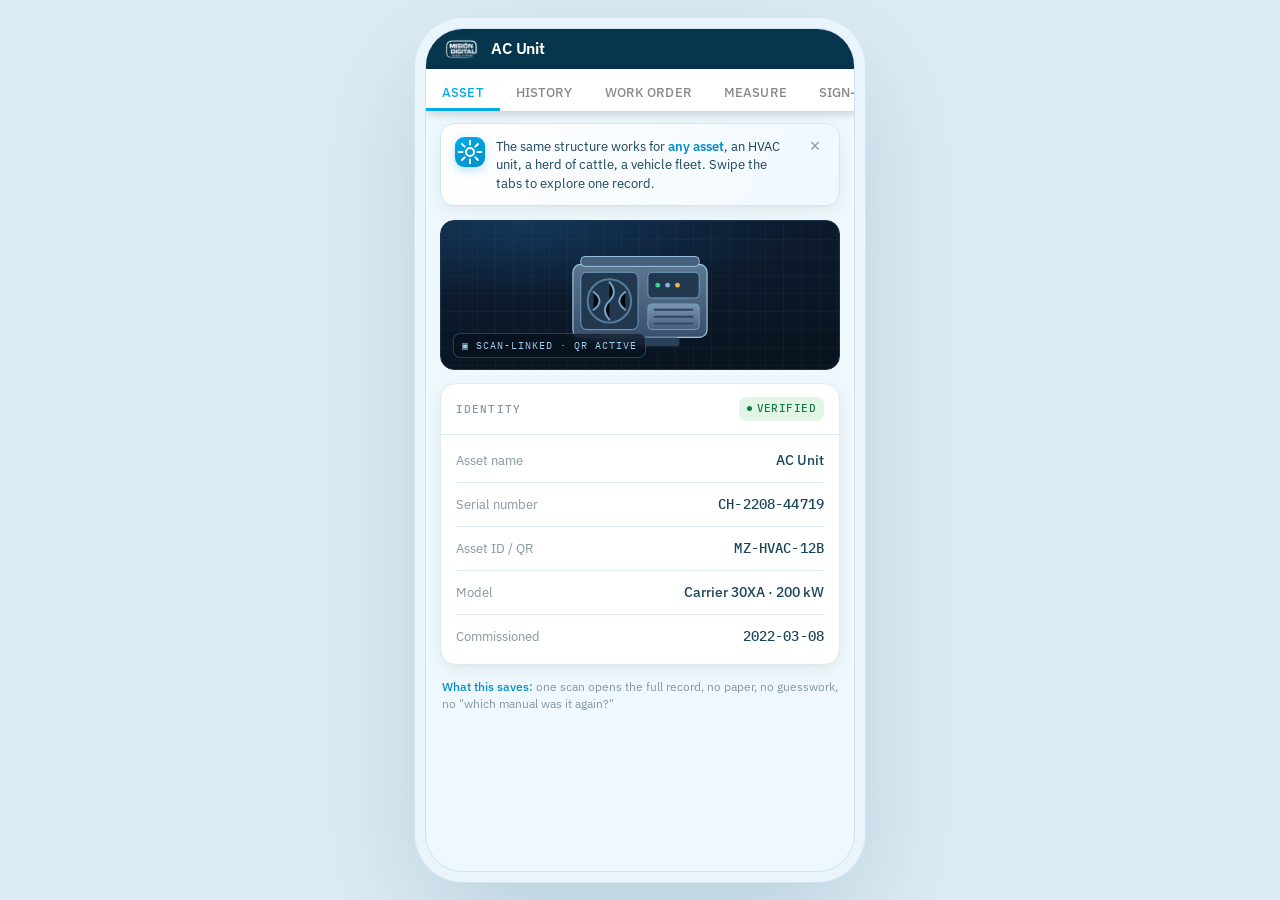
<file: experience.html>
<!doctype html>
<html lang="en">
<head>
<meta charset="utf-8" />
<meta name="viewport" content="width=device-width, initial-scale=1, viewport-fit=cover, maximum-scale=1, user-scalable=no" />
<meta name="theme-color" content="#0A0F16" />
<meta name="apple-mobile-web-app-capable" content="yes" />
<meta name="apple-mobile-web-app-status-bar-style" content="black-translucent" />
<title>Maintenanz, Live Demo</title>
<link rel="preconnect" href="https://fonts.googleapis.com" />
<link rel="preconnect" href="https://fonts.gstatic.com" crossorigin />
<link href="https://fonts.googleapis.com/css2?family=IBM+Plex+Mono:wght@400;500;600&family=IBM+Plex+Sans:wght@300;400;500;600;700&display=swap" rel="stylesheet" />
<style>
  :root{
    --cyan:#00ABE9; --cyan-deep:#0090C8; --blue:#1A465B;
    --ink:#06364D; --ink-2:#1A465B; --ink-body:#41545F; --ink-muted:#8597A1;
    --line:#DCEBF4; --line-2:#C7DEEC;
    --paper:#FFFFFF; --paper-2:#EEF8FD; --paper-3:#E4F2FB;
    --ok:#1FA138; --ok-bg:#E3F5E7; --warn:#F58817; --warn-bg:#FFF3DA; --bad:#C6371B; --bad-bg:#FBE6E1;
    --amber:#FFC64C;
    --sans:"IBM Plex Sans",system-ui,-apple-system,sans-serif;
    --mono:"IBM Plex Mono",ui-monospace,monospace;
    --shadow-card:0 1px 2px rgba(10,15,22,.04), 0 6px 20px rgba(10,15,22,.06);
    --shadow-pop:0 12px 40px rgba(10,15,22,.18);
    --ease:cubic-bezier(.22,.61,.36,1);
    --ease-snap:cubic-bezier(.34,1.4,.5,1);
    --r:16px;
  }
  *{box-sizing:border-box; -webkit-tap-highlight-color:transparent;}
  html,body{margin:0; height:100%;}
  body{
    font-family:var(--sans); color:var(--ink-body); background:#070B11;
    font-size:15px; line-height:1.5; overscroll-behavior:none;
    -webkit-font-smoothing:antialiased; text-rendering:optimizeLegibility;
    display:flex; align-items:center; justify-content:center;
    overflow:hidden;
  }

  /* ---- Phone shell (for desktop preview; full-bleed on real phones) ---- */
  .device{
    position:relative; width:100%; max-width:430px; height:100dvh; max-height:932px;
    background:var(--paper-2); overflow:hidden; display:flex; flex-direction:column;
    box-shadow:0 30px 90px rgba(0,0,0,.5);
  }
  @media (min-width:480px){
    .device{ height:844px; border-radius:38px; border:1px solid #11161f;
      box-shadow:0 0 0 10px #0c0f15, 0 0 0 11px #20262f, 0 40px 120px rgba(0,0,0,.6); }
  }

  /* ---- Status / app bar (slim SOLID navy) ---- */
  .appbar{
    position:relative; z-index:6; flex:0 0 auto;
    padding:calc(env(safe-area-inset-top, 0px) + 9px) 16px 9px;
    background:#06364D; color:#fff;
  }
  .brandrow{ display:flex; align-items:center; gap:10px; }
  .brandlogo{ height:22px; width:auto; display:block; flex:0 0 auto; }
  .apptitle{ font-family:var(--sans); font-weight:600; font-size:15.5px; letter-spacing:-.01em; color:#fff; line-height:1; }

  /* ---- Onboarding banner (dismissible) ---- */
  .intro{
    position:relative; z-index:5; margin:12px 14px 0; padding:13px 14px 13px 14px;
    background:linear-gradient(120deg,#fff,#F0F8FE); border:1px solid #CDE6F8; border-radius:14px;
    box-shadow:var(--shadow-card); display:flex; gap:11px; align-items:flex-start;
    transform-origin:top; transition:opacity .35s var(--ease), transform .35s var(--ease), margin .35s var(--ease), max-height .35s var(--ease), padding .35s var(--ease); max-height:140px;
  }
  .intro .ic{ flex:0 0 auto; width:30px; height:30px; border-radius:9px; display:grid; place-items:center;
    background:linear-gradient(150deg,var(--cyan),var(--cyan-deep)); color:#fff; box-shadow:0 3px 10px rgba(46,169,230,.35); }
  .intro p{ margin:0; font-size:12.7px; line-height:1.45; color:var(--ink-2); }
  .intro p b{ color:var(--cyan-deep); font-weight:600; }
  .intro .x{ flex:0 0 auto; margin:-3px -3px 0 2px; width:26px; height:26px; border-radius:8px; border:none; background:transparent; color:var(--ink-muted); font-size:18px; cursor:pointer; }
  .intro.hide{ opacity:0; max-height:0; margin-top:0; padding-top:0; padding-bottom:0; transform:translateY(-6px); pointer-events:none; }

  /* ---- Scroll viewport (panels) ---- */
  .stage{ flex:1 1 auto; position:relative; overflow:hidden; }
  .track{ display:flex; height:100%; width:100%; transition:transform .42s var(--ease); will-change:transform; }
  .track.dragging{ transition:none; }
  .panel{ flex:0 0 100%; height:100%; overflow-y:auto; overflow-x:hidden; -webkit-overflow-scrolling:touch;
    padding:14px 14px calc(96px + env(safe-area-inset-bottom,0px)); scrollbar-width:none; }
  .panel::-webkit-scrollbar{ display:none; }

  /* ---- Cards & shared bits ---- */
  .card{ background:var(--paper); border:1px solid var(--line); border-radius:var(--r); box-shadow:var(--shadow-card); margin-bottom:13px; overflow:hidden; }
  .card-pad{ padding:15px 15px; }
  .card-h{ display:flex; align-items:center; gap:9px; padding:13px 15px; border-bottom:1px solid var(--line); }
  .card-h .t{ font-size:11px; font-family:var(--mono); letter-spacing:.1em; text-transform:uppercase; color:var(--ink-muted); font-weight:500; }
  .card-h .badge{ margin-left:auto; }
  .eyebrow{ font-family:var(--mono); font-size:10.5px; letter-spacing:.13em; text-transform:uppercase; color:var(--cyan-deep); font-weight:500; }
  .panel-title{ font-size:18px; font-weight:600; letter-spacing:-.02em; color:var(--ink); margin:2px 0 14px; }
  .panel-title .small{ display:block; font-size:11px; font-weight:400; letter-spacing:.13em; text-transform:uppercase; color:var(--ink-muted); font-family:var(--mono); margin-bottom:5px; letter-spacing:.13em;}

  .kv{ display:flex; justify-content:space-between; align-items:center; gap:14px; padding:11px 0; border-bottom:1px solid var(--line); }
  .kv:last-child{ border-bottom:none; }
  .kv .k{ font-size:12.5px; color:var(--ink-muted); flex:0 0 auto; }
  .kv .v{ font-size:14px; color:var(--ink-2); font-weight:500; text-align:right; }
  .kv .v.mono{ font-family:var(--mono); letter-spacing:.01em; font-weight:500; }

  .chip{ display:inline-flex; align-items:center; gap:5px; font-family:var(--mono); font-size:10.5px; font-weight:500; letter-spacing:.04em; padding:4px 8px; border-radius:7px; text-transform:uppercase; }
  .chip.ok{ background:var(--ok-bg); color:#157a51; } .chip.warn{ background:var(--warn-bg); color:#9c520f; } .chip.bad{ background:var(--bad-bg); color:#a82a22; }
  .chip.dot::before{ content:""; width:5px; height:5px; border-radius:50%; background:currentColor; }

  /* ---- Equipment illustration ---- */
  .rig{ position:relative; height:150px; border-radius:14px; overflow:hidden; margin-bottom:13px;
    background:radial-gradient(130% 100% at 20% 0%, #14375a 0%, #0c1a2c 55%, #091420 100%); border:1px solid #16324d; }
  .rig::before{ content:""; position:absolute; inset:0; opacity:.4;
    background-image:linear-gradient(rgba(46,169,230,.16) 1px,transparent 1px),linear-gradient(90deg,rgba(46,169,230,.16) 1px,transparent 1px); background-size:18px 18px; }
  .rig svg{ position:absolute; inset:0; width:100%; height:100%; }
  .rig .tag{ position:absolute; left:12px; bottom:11px; font-family:var(--mono); font-size:10px; letter-spacing:.1em; color:#9fd0f0; background:rgba(8,16,26,.6); border:1px solid rgba(46,169,230,.35); padding:4px 8px; border-radius:7px; backdrop-filter:blur(4px); text-transform:uppercase; z-index:2;}
  .rig .scan{ position:absolute; left:0; right:0; height:36px; top:-40px; background:linear-gradient(180deg,transparent,rgba(57,217,138,.18),transparent); animation:scan 3.4s var(--ease) infinite; }
  @keyframes scan{ 0%{top:-40px;} 100%{top:160px;} }

  /* ---- Timeline (History) ---- */
  .tl{ position:relative; padding-left:8px; }
  .tl-item{ position:relative; padding:0 0 4px 26px; }
  .tl-item::before{ content:""; position:absolute; left:6px; top:5px; width:11px; height:11px; border-radius:50%; background:var(--paper); border:2.5px solid var(--cyan); z-index:2; }
  .tl-item.done::before{ background:var(--cyan); }
  .tl-item:not(:last-child)::after{ content:""; position:absolute; left:11px; top:14px; bottom:-9px; width:2px; background:linear-gradient(var(--line-2),var(--line)); }
  .tl-card{ background:var(--paper); border:1px solid var(--line); border-radius:13px; padding:12px 13px; margin-bottom:11px; box-shadow:0 1px 2px rgba(10,15,22,.03); }
  .tl-top{ display:flex; align-items:center; gap:8px; margin-bottom:5px; }
  .tl-date{ font-family:var(--mono); font-size:11px; color:var(--cyan-deep); letter-spacing:.03em; font-weight:500; }
  .tl-title{ font-size:14px; font-weight:600; color:var(--ink-2); margin:0 0 2px; }
  .tl-meta{ font-size:12px; color:var(--ink-muted); }
  .tl-meta .who{ color:var(--ink-body); font-weight:500; }

  /* ---- Checklist ---- */
  .check{ display:flex; align-items:center; gap:12px; padding:12px 0; border-bottom:1px solid var(--line); cursor:pointer; user-select:none; }
  .check:last-child{ border-bottom:none; }
  .box{ flex:0 0 auto; width:24px; height:24px; border-radius:7px; border:2px solid var(--line-2); display:grid; place-items:center; transition:all .2s var(--ease-snap); background:var(--paper); }
  .box svg{ width:14px; height:14px; opacity:0; transform:scale(.4); transition:all .2s var(--ease-snap); color:#fff; }
  .check.on .box{ background:linear-gradient(150deg,var(--ok),#13855a); border-color:var(--ok); }
  .check.on .box svg{ opacity:1; transform:scale(1); }
  .check .lbl{ font-size:14px; color:var(--ink-2); transition:color .2s; }
  .check.on .lbl{ color:var(--ink-muted); text-decoration:line-through; text-decoration-color:var(--line-2); }
  .check .req{ margin-left:auto; font-family:var(--mono); font-size:9.5px; letter-spacing:.08em; color:var(--ink-muted); border:1px solid var(--line-2); padding:2px 6px; border-radius:6px; text-transform:uppercase; }
  .progwrap{ margin-top:13px; }
  .progbar{ height:7px; border-radius:99px; background:var(--paper-3); overflow:hidden; }
  .progfill{ height:100%; border-radius:99px; background:linear-gradient(90deg,var(--cyan),var(--cyan-deep)); width:0; transition:width .45s var(--ease); }
  .proglabel{ display:flex; justify-content:space-between; font-size:11.5px; color:var(--ink-muted); margin-bottom:7px; font-family:var(--mono); letter-spacing:.02em; }

  /* ---- Measurements ---- */
  .meas{ display:flex; align-items:center; gap:13px; padding:13px 0; border-bottom:1px solid var(--line); }
  .meas:last-child{ border-bottom:none; }
  .meas .gico{ flex:0 0 auto; width:38px; height:38px; border-radius:11px; display:grid; place-items:center; background:var(--paper-3); color:var(--cyan-deep); }
  .meas .gico svg{ width:20px; height:20px; }
  .meas .body{ flex:1 1 auto; min-width:0; }
  .meas .name{ font-size:13px; color:var(--ink-2); font-weight:500; }
  .meas .range{ font-size:11px; color:var(--ink-muted); font-family:var(--mono); margin-top:1px; }
  .meas .read{ text-align:right; flex:0 0 auto; }
  .meas .num{ font-family:var(--mono); font-size:18px; font-weight:600; color:var(--ink); line-height:1; }
  .meas .unit{ font-size:11px; color:var(--ink-muted); font-family:var(--mono); }

  /* ---- Sign-off ---- */
  .sigpad{ position:relative; height:148px; border-radius:13px; background:var(--paper-2); border:1.5px dashed var(--line-2); overflow:hidden; touch-action:none; transition:border-color .3s, background .3s; }
  .sigpad .hint{ position:absolute; inset:0; display:flex; flex-direction:column; align-items:center; justify-content:center; gap:5px; color:var(--ink-muted); font-size:12.5px; pointer-events:none; transition:opacity .3s; }
  .sigpad .hint svg{ width:22px; height:22px; opacity:.55; }
  .sigpad .baseline{ position:absolute; left:18px; right:18px; bottom:30px; border-bottom:1.5px solid var(--line-2); transition:border-color .3s; }
  .sigpad .xmark{ position:absolute; left:18px; bottom:32px; font-family:var(--mono); color:var(--ink-muted); font-size:14px; transition:color .3s; }
  .sigpad canvas{ position:absolute; inset:0; width:100%; height:100%; }
  .sigpad.has .hint{ opacity:0; }
  .sigpad.signed{ border-style:solid; border-color:#9cd9b9; background:#F3FBF6; }
  .sigpad.signed .baseline{ border-color:#9cd9b9; } .sigpad.signed .xmark{ color:#7fc4a2; }

  /* signed credential strip (appears under pad after Sign) */
  .sigcred{ display:flex; align-items:center; gap:10px; margin-top:13px; padding:11px 13px; border-radius:11px;
    background:var(--ok-bg); border:1px solid #bfe6c9; overflow:hidden;
    max-height:0; opacity:0; margin-top:0; padding-top:0; padding-bottom:0; border-width:0;
    transition:max-height .45s var(--ease), opacity .35s var(--ease), margin .35s var(--ease), padding .35s var(--ease); }
  .sigcred.show{ max-height:80px; opacity:1; margin-top:13px; padding-top:11px; padding-bottom:11px; border-width:1px; }
  .sigcred .ck{ flex:0 0 auto; width:30px; height:30px; border-radius:50%; display:grid; place-items:center; background:linear-gradient(150deg,var(--ok),#13855a); color:#fff; box-shadow:0 3px 9px rgba(31,161,56,.3); }
  .sigcred .ck svg{ width:16px; height:16px; }
  .sigcred .who{ font-size:13.5px; font-weight:600; color:#157a51; line-height:1.25; }
  .sigcred .when{ font-size:11px; font-family:var(--mono); color:#3d8f63; letter-spacing:.02em; margin-top:1px; }

  /* primary / secondary action buttons */
  .actrow{ margin-top:14px; }
  .btn{ -webkit-appearance:none; appearance:none; cursor:pointer; font-family:var(--sans); border:none;
    border-radius:12px; font-weight:600; letter-spacing:.005em; display:flex; align-items:center; justify-content:center; gap:9px;
    transition:transform .12s var(--ease-snap), box-shadow .3s var(--ease), background .3s, opacity .3s; }
  .btn:active{ transform:scale(.975); }
  .btn svg{ width:19px; height:19px; }
  .btn-primary{ width:100%; padding:15px 18px; font-size:15.5px; color:#fff;
    background:linear-gradient(135deg,var(--cyan),var(--cyan-deep)); box-shadow:0 8px 22px rgba(0,171,233,.32); }
  .btn-primary:active{ box-shadow:0 4px 12px rgba(0,171,233,.3); }
  .btn-seal{ width:100%; padding:15px 18px; font-size:15.5px; color:#fff;
    background:linear-gradient(135deg,#1f9e4f,#147a3c); box-shadow:0 8px 22px rgba(20,120,60,.3); }
  .btn-ghost{ background:var(--paper); border:1px solid var(--line-2); color:var(--ink-muted);
    font-family:var(--mono); font-size:11px; letter-spacing:.06em; text-transform:uppercase; font-weight:500; padding:10px 16px; border-radius:10px; }
  .btn-ghost svg{ width:14px; height:14px; }
  .btn-ghost:active{ background:var(--paper-2); }
  .btn[disabled]{ opacity:.55; pointer-events:none; }

  /* collapsible wrapper so hidden actions don't take space */
  .collapse{ max-height:0; opacity:0; overflow:hidden; transition:max-height .45s var(--ease), opacity .35s var(--ease), margin .35s var(--ease); }
  .collapse.show{ max-height:200px; opacity:1; }

  /* sealed confirmation banner (tidy spacing) */
  .sealed-card{ position:relative; border-radius:14px; overflow:hidden; padding:18px 17px;
    background:linear-gradient(135deg,#0d2a1c,#0a3d28 58%,#0c4a30); border:1px solid #1d7a52;
    box-shadow:0 14px 34px rgba(20,120,80,.28); display:flex; align-items:center; gap:14px; }
  .sealed-card .ring{ flex:0 0 auto; width:48px; height:48px; border-radius:50%; display:grid; place-items:center;
    background:#23b87a; border:2px solid #43e09a; color:#fff; box-shadow:0 0 0 6px rgba(67,224,154,.18); }
  .sealed-card .ring svg{ width:24px; height:24px; }
  .sealed-card .body{ flex:1 1 auto; min-width:0; }
  .sealed-card .toprow{ display:flex; align-items:center; gap:9px; }
  .sealed-card .st{ font-size:15px; font-weight:600; color:#fff; line-height:1.3; }
  .sealed-card .ss{ font-size:11.5px; font-family:var(--mono); letter-spacing:.01em; color:#9be8c5; margin-top:5px; line-height:1.55; }
  .sealed-card .lk{ flex:0 0 auto; font-family:var(--mono); font-size:9.5px; letter-spacing:.09em; text-transform:uppercase;
    color:#bff3da; border:1px solid rgba(67,224,154,.45); background:rgba(67,224,154,.14); padding:4px 8px; border-radius:7px; white-space:nowrap;
    display:inline-flex; align-items:center; gap:4px; }
  .sealed-card .lk::before{ content:""; width:5px; height:5px; border-radius:50%; background:#43e09a; }

  /* ---- Reports / distribution ---- */
  .rep{ padding:13px 14px; border-radius:13px; border:1px solid var(--line); margin-bottom:11px; background:var(--paper); box-shadow:0 1px 2px rgba(10,15,22,.03); }
  .rep-top{ display:flex; align-items:center; gap:10px; margin-bottom:10px; }
  .rep-ic{ width:34px; height:34px; border-radius:10px; display:grid; place-items:center; color:#fff; flex:0 0 auto; }
  .rep-ic svg{ width:18px; height:18px; }
  .rep .who{ font-size:14.5px; font-weight:600; color:var(--ink-2); }
  .rep .role{ font-size:11.5px; color:var(--ink-muted); }
  .rep .pct{ margin-left:auto; font-family:var(--mono); font-size:15px; font-weight:600; color:var(--ink); }
  .rbar{ height:6px; border-radius:99px; background:var(--paper-3); overflow:hidden; margin-bottom:9px; }
  .rbar i{ display:block; height:100%; border-radius:99px; width:0; transition:width .6s var(--ease); }
  .rfields{ display:flex; flex-wrap:wrap; gap:6px; }
  .rfields span{ font-size:10.5px; font-family:var(--mono); letter-spacing:.02em; color:var(--ink-body); background:var(--paper-2); border:1px solid var(--line); padding:3px 7px; border-radius:6px; }
  .rfields span.mut{ color:var(--line-2); border-style:dashed; text-decoration:line-through; }

  .note{ font-size:11.5px; color:var(--ink-muted); line-height:1.5; padding:0 2px; margin-top:2px; }
  .note b{ color:var(--cyan-deep); font-weight:500; }

  /* ---- Tab bar : XPRNZ super-tabs (top, white bar, sliding cyan indicator) ---- */
  .tabbar{
    position:relative; z-index:9; display:flex; align-items:stretch;
    background:#FFFFFF; box-shadow:2px 2px 10px 0 rgba(0,0,0,.2);
    overflow-x:auto; overflow-y:hidden; scrollbar-width:none; -webkit-overflow-scrolling:touch;
  }
  .tabbar::-webkit-scrollbar{ display:none; }
  .tab{ flex:0 0 auto; background:none; border:none; cursor:pointer; position:relative;
    height:48px; min-width:0; padding:0 16px;
    display:flex; align-items:center; justify-content:center;
    font-family:var(--sans); font-weight:500; font-size:13px; letter-spacing:.01em;
    text-transform:uppercase; color:#575756; opacity:.7;
    white-space:nowrap; transition:opacity .2s, color .2s; }
  .tab svg{ display:none; }
  .tab .tl2{ display:block; line-height:48px; }
  .tab.active{ color:#00ABE9; opacity:1; }
  /* single sliding indicator (mimics super-tabs translate3d + scaleX) */
  .tab-ind{ position:absolute; left:0; bottom:0; height:3px; background:#00ABE9;
    width:100px; transform-origin:0 0; transform:translate3d(0,0,0) scaleX(0);
    transition:transform .2s ease-in-out; z-index:2; pointer-events:none; }

  .pgdots{ position:absolute; left:0; right:0; bottom:calc(66px + env(safe-area-inset-bottom,0px)); display:flex; justify-content:center; gap:5px; z-index:8; pointer-events:none; }
  .pgdots i{ width:5px; height:5px; border-radius:50%; background:var(--line-2); transition:all .3s var(--ease); }
  .pgdots i.on{ width:18px; background:var(--cyan-deep); }

  .reveal > *{ animation:rise .5s var(--ease) both; }
  @keyframes rise{ from{ opacity:0; transform:translateY(10px);} to{ opacity:1; transform:none; } }

  .swipehint{ position:absolute; left:50%; top:50%; transform:translate(-50%,-50%); z-index:20; pointer-events:none;
    background:rgba(10,15,22,.82); color:#dff0fb; font-size:12.5px; padding:10px 16px; border-radius:999px; backdrop-filter:blur(6px);
    display:flex; align-items:center; gap:8px; opacity:0; font-family:var(--mono); letter-spacing:.03em;}
  .swipehint.show{ animation:hintfade 2.8s var(--ease) forwards; }
  @keyframes hintfade{ 0%{opacity:0; transform:translate(-50%,-44%);} 14%{opacity:1; transform:translate(-50%,-50%);} 78%{opacity:1;} 100%{opacity:0; transform:translate(-50%,-56%);} }
  .swipehint .arr{ animation:nudge 1.1s ease-in-out infinite; }
  @keyframes nudge{ 0%,100%{transform:translateX(0);} 50%{transform:translateX(4px);} }

  /* ===== XPRNZ light re-skin (pulled from xprnz.maintenanz.com) ===== */
  body{ background:#DCECF6; }
  .device{ box-shadow:0 30px 90px rgba(6,54,77,.22); }
  @media (min-width:480px){ .device{ border-color:#CFE3F1; box-shadow:0 0 0 10px #EAF4FB, 0 0 0 11px #D3E7F3, 0 40px 120px rgba(6,54,77,.18); } }
  .swipehint{ background:rgba(6,54,77,.92); color:#EAF7FC; }
  /* ===== fixed top region: slim navy header + XPRNZ super-tab bar ===== */
  .appbar{ order:0; }
  .tabbar{ order:1; }
  .intro{ order:2; }
  .stage{ order:3; }
  .panel{ padding-bottom:26px; }
  .pgdots{ display:none; }
</style>
</head>
<body>
<div class="device" role="application" aria-label="Maintenanz interactive demo">

  <!-- ===== App bar ===== -->
  <header class="appbar">
    <div class="brandrow">
      <img class="brandlogo" src="assets/logo-white.png" alt="Misión Digital" />
      <span class="apptitle">AC Unit</span>
    </div>
  </header>

  <!-- ===== Onboarding ===== -->
  <div class="intro" id="intro">
    <span class="ic" aria-hidden="true">
      <svg viewBox="0 0 24 24" fill="none"><path d="M12 3v3M12 18v3M3 12h3M18 12h3M5.6 5.6l2.1 2.1M16.3 16.3l2.1 2.1M18.4 5.6l-2.1 2.1M7.7 16.3l-2.1 2.1" stroke="#fff" stroke-width="1.6" stroke-linecap="round"/><circle cx="12" cy="12" r="3.2" stroke="#fff" stroke-width="1.6"/></svg>
    </span>
    <p>The same structure works for <b>any asset</b>, an HVAC unit, a herd of cattle, a vehicle fleet. Swipe the tabs to explore one record.</p>
    <button class="x" id="introX" aria-label="Dismiss">×</button>
  </div>

  <!-- ===== Stage ===== -->
  <div class="stage">
    <div class="track" id="track">

      <!-- 1 · ASSET -->
      <section class="panel" data-tab="Asset" aria-label="Asset">
        <div class="rig" aria-hidden="true">
          <div class="scan"></div>
          <svg viewBox="0 0 320 150" preserveAspectRatio="xMidYMid meet">
            <defs>
              <linearGradient id="mtl" x1="0" y1="0" x2="0" y2="1"><stop offset="0" stop-color="#5e7790"/><stop offset="1" stop-color="#39506a"/></linearGradient>
              <linearGradient id="mtl2" x1="0" y1="0" x2="0" y2="1"><stop offset="0" stop-color="#7d96b0"/><stop offset="1" stop-color="#48607c"/></linearGradient>
            </defs>
            <rect x="92" y="44" width="136" height="74" rx="8" fill="url(#mtl)" stroke="#9fc4e2" stroke-width="1.2"/>
            <rect x="100" y="52" width="58" height="58" rx="6" fill="#22384f" stroke="#6f9dc2" stroke-width="1"/>
            <g stroke="#7fb6dd" stroke-width="2" stroke-linecap="round">
              <circle cx="129" cy="81" r="22" fill="none" opacity=".55"/>
              <g transform="translate(129,81)"><path d="M0 -19 Q9 -9 0 0 Q-9 9 0 19 M16 -9 Q4 0 16 9 M-16 -9 Q-4 0 -16 9" opacity=".85"/></g>
            </g>
            <rect x="168" y="52" width="52" height="26" rx="4" fill="#22384f" stroke="#6f9dc2" stroke-width="1"/>
            <g fill="#39d98a"><circle cx="178" cy="65" r="2.4"/><circle cx="188" cy="65" r="2.4" fill="#7fb6dd"/><circle cx="198" cy="65" r="2.4" fill="#f0b84a"/></g>
            <rect x="168" y="84" width="52" height="26" rx="4" fill="url(#mtl2)" stroke="#6f9dc2" stroke-width="1"/>
            <path d="M174 97h40 M174 90h40 M174 104h40" stroke="#2c4660" stroke-width="2"/>
            <rect x="120" y="118" width="80" height="9" rx="3" fill="#2a4259"/>
            <rect x="100" y="36" width="120" height="10" rx="4" fill="#46607c" stroke="#9fc4e2" stroke-width="1"/>
          </svg>
          <span class="tag">▣ Scan-linked · QR active</span>
        </div>

        <div class="card">
          <div class="card-h"><span class="t">Identity</span><span class="chip ok dot badge">Verified</span></div>
          <div class="card-pad" style="padding-top:4px;padding-bottom:6px;">
            <div class="kv"><span class="k">Asset name</span><span class="v">AC Unit</span></div>
            <div class="kv"><span class="k">Serial number</span><span class="v mono">CH-2208-44719</span></div>
            <div class="kv"><span class="k">Asset ID / QR</span><span class="v mono">MZ-HVAC-12B</span></div>
            <div class="kv"><span class="k">Model</span><span class="v">Carrier 30XA · 200 kW</span></div>
            <div class="kv"><span class="k">Commissioned</span><span class="v mono">2022-03-08</span></div>
          </div>
        </div>

        <p class="note"><b>What this saves:</b> one scan opens the full record, no paper, no guesswork, no "which manual was it again?"</p>
      </section>

      <!-- 2 · HISTORY -->
      <section class="panel" data-tab="History" aria-label="History">
        <div class="eyebrow">Service log</div>
        <h2 class="panel-title">Past visits</h2>
        <div class="tl">
          <div class="tl-item done"><div class="tl-card">
            <div class="tl-top"><span class="tl-date">2026-04-22</span><span class="chip ok dot" style="margin-left:auto;">Passed</span></div>
            <p class="tl-title">Quarterly preventive service</p>
            <p class="tl-meta"><span class="who">M. Álvarez</span> · refrigerant top-up, coil clean</p>
          </div></div>
          <div class="tl-item done"><div class="tl-card">
            <div class="tl-top"><span class="tl-date">2026-01-15</span><span class="chip warn dot" style="margin-left:auto;">Follow-up</span></div>
            <p class="tl-title">Compressor noise, diagnostic</p>
            <p class="tl-meta"><span class="who">R. Méndez</span> · bearing flagged, monitored</p>
          </div></div>
          <div class="tl-item done"><div class="tl-card">
            <div class="tl-top"><span class="tl-date">2025-10-30</span><span class="chip ok dot" style="margin-left:auto;">Passed</span></div>
            <p class="tl-title">Quarterly preventive service</p>
            <p class="tl-meta"><span class="who">M. Álvarez</span> · filters replaced, full check</p>
          </div></div>
          <div class="tl-item done"><div class="tl-card">
            <div class="tl-top"><span class="tl-date">2025-07-12</span><span class="chip ok dot" style="margin-left:auto;">Passed</span></div>
            <p class="tl-title">Annual certification</p>
            <p class="tl-meta"><span class="who">Gov. inspector</span> · pressure vessel certified</p>
          </div></div>
          <div class="tl-item"><div class="tl-card" style="border-style:dashed;background:var(--paper-2);">
            <div class="tl-top"><span class="tl-date">2026-06-19</span><span class="chip warn dot" style="margin-left:auto;">In progress</span></div>
            <p class="tl-title">Quarterly preventive service</p>
            <p class="tl-meta"><span class="who">You</span> · open work order →</p>
          </div></div>
        </div>
      </section>

      <!-- 3 · WORK ORDER -->
      <section class="panel" data-tab="Work Order" aria-label="Work Order">
        <div class="eyebrow">Current job</div>
        <h2 class="panel-title">Work order #WO-7741</h2>
        <div class="card">
          <div class="card-pad" style="padding-top:6px;padding-bottom:6px;">
            <div class="kv"><span class="k">Equipment</span><span class="v">AC Unit · HVAC-12B</span></div>
            <div class="kv"><span class="k">Scheduled</span><span class="v mono">2026-06-19 · 09:00</span></div>
            <div class="kv"><span class="k">Technician</span><span class="v">M. Álvarez</span></div>
            <div class="kv"><span class="k">Status</span><span class="v"><span class="chip warn dot">In progress</span></span></div>
          </div>
        </div>

        <div class="card">
          <div class="card-h"><span class="t">Checklist · tap to complete</span></div>
          <div class="card-pad" style="padding-top:2px;">
            <div class="check on" data-chk><span class="box"><svg viewBox="0 0 24 24" fill="none"><path d="M5 12.5l4 4 10-10" stroke="currentColor" stroke-width="2.6" stroke-linecap="round" stroke-linejoin="round"/></svg></span><span class="lbl">Isolate &amp; lock-out power</span><span class="req">safety</span></div>
            <div class="check on" data-chk><span class="box"><svg viewBox="0 0 24 24" fill="none"><path d="M5 12.5l4 4 10-10" stroke="currentColor" stroke-width="2.6" stroke-linecap="round" stroke-linejoin="round"/></svg></span><span class="lbl">Inspect condenser coils</span></div>
            <div class="check on" data-chk><span class="box"><svg viewBox="0 0 24 24" fill="none"><path d="M5 12.5l4 4 10-10" stroke="currentColor" stroke-width="2.6" stroke-linecap="round" stroke-linejoin="round"/></svg></span><span class="lbl">Check refrigerant charge</span></div>
            <div class="check" data-chk><span class="box"><svg viewBox="0 0 24 24" fill="none"><path d="M5 12.5l4 4 10-10" stroke="currentColor" stroke-width="2.6" stroke-linecap="round" stroke-linejoin="round"/></svg></span><span class="lbl">Test safety cut-outs</span></div>
            <div class="check" data-chk><span class="box"><svg viewBox="0 0 24 24" fill="none"><path d="M5 12.5l4 4 10-10" stroke="currentColor" stroke-width="2.6" stroke-linecap="round" stroke-linejoin="round"/></svg></span><span class="lbl">Record measurements</span><span class="req">req</span></div>
            <div class="progwrap">
              <div class="proglabel"><span>Completion</span><span id="progTxt">3 / 5</span></div>
              <div class="progbar"><span class="progfill" id="progFill"></span></div>
            </div>
          </div>
        </div>
      </section>

      <!-- 4 · MEASUREMENTS -->
      <section class="panel" data-tab="Measurements" aria-label="Measurements">
        <div class="eyebrow">Field readings</div>
        <h2 class="panel-title">Measurements</h2>
        <div class="card">
          <div class="card-pad" style="padding-top:6px;padding-bottom:6px;">
            <div class="meas">
              <span class="gico"><svg viewBox="0 0 24 24" fill="none"><circle cx="12" cy="13" r="7.5" stroke="currentColor" stroke-width="1.7"/><path d="M12 13l3.5-3.5M12 4V2.5M19.5 13H21M3 13H4.5" stroke="currentColor" stroke-width="1.7" stroke-linecap="round"/></svg></span>
              <div class="body"><div class="name">Suction pressure</div><div class="range">spec 60–75 psi</div></div>
              <div class="read"><span class="num">68</span> <span class="unit">psi</span><div style="margin-top:5px;"><span class="chip ok dot">Pass</span></div></div>
            </div>
            <div class="meas">
              <span class="gico"><svg viewBox="0 0 24 24" fill="none"><circle cx="12" cy="13" r="7.5" stroke="currentColor" stroke-width="1.7"/><path d="M12 13l3.5-3.5M12 4V2.5M19.5 13H21M3 13H4.5" stroke="currentColor" stroke-width="1.7" stroke-linecap="round"/></svg></span>
              <div class="body"><div class="name">Discharge pressure</div><div class="range">spec 210–250 psi</div></div>
              <div class="read"><span class="num">232</span> <span class="unit">psi</span><div style="margin-top:5px;"><span class="chip ok dot">Pass</span></div></div>
            </div>
            <div class="meas">
              <span class="gico"><svg viewBox="0 0 24 24" fill="none"><path d="M6 4v9.5a4 4 0 1 0 4 0V4a2 2 0 1 0-4 0Z" stroke="currentColor" stroke-width="1.7"/><circle cx="8" cy="17" r="1.6" fill="currentColor"/></svg></span>
              <div class="body"><div class="name">Water flow</div><div class="range">spec ≥ 32 m³/h</div></div>
              <div class="read"><span class="num">34.6</span> <span class="unit">m³/h</span><div style="margin-top:5px;"><span class="chip ok dot">Pass</span></div></div>
            </div>
            <div class="meas">
              <span class="gico"><svg viewBox="0 0 24 24" fill="none"><path d="M9 4v9.5a4 4 0 1 0 4 0V4a2 2 0 1 0-4 0ZM9 8h2" stroke="currentColor" stroke-width="1.7" stroke-linecap="round"/></svg></span>
              <div class="body"><div class="name">Supply temp</div><div class="range">spec 6–9 °C</div></div>
              <div class="read"><span class="num">7.1</span> <span class="unit">°C</span><div style="margin-top:5px;"><span class="chip ok dot">Pass</span></div></div>
            </div>
            <div class="meas">
              <span class="gico"><svg viewBox="0 0 24 24" fill="none"><path d="M9 4v9.5a4 4 0 1 0 4 0V4a2 2 0 1 0-4 0ZM9 8h2" stroke="currentColor" stroke-width="1.7" stroke-linecap="round"/></svg></span>
              <div class="body"><div class="name">Return temp</div><div class="range">spec ≤ 14 °C</div></div>
              <div class="read"><span class="num">12.4</span> <span class="unit">°C</span><div style="margin-top:5px;"><span class="chip ok dot">Pass</span></div></div>
            </div>
            <div class="meas">
              <span class="gico"><svg viewBox="0 0 24 24" fill="none"><path d="M3 14l4-4 4 3 5-7 5 4" stroke="currentColor" stroke-width="1.7" stroke-linecap="round" stroke-linejoin="round"/></svg></span>
              <div class="body"><div class="name">Compressor draw</div><div class="range">spec ≤ 92 A</div></div>
              <div class="read"><span class="num">88</span> <span class="unit">A</span><div style="margin-top:5px;"><span class="chip warn dot">Watch</span></div></div>
            </div>
          </div>
        </div>
        <p class="note">Every reading is checked against its <b>spec range</b> automatically, pass/fail is captured, not judged on the spot.</p>
      </section>

      <!-- 5 · SIGN-OFF -->
      <section class="panel" data-tab="Sign-off" aria-label="Sign-off">
        <div class="eyebrow">Approval</div>
        <h2 class="panel-title">Sign &amp; seal</h2>
        <div class="card">
          <div class="card-h"><span class="t">Technician signature</span><span class="chip warn dot badge" id="sigChip">Awaiting</span></div>
          <div class="card-pad">
            <div class="sigpad" id="sigpad">
              <div class="baseline"></div><span class="xmark">✕</span>
              <div class="hint" id="sigHint">
                <svg viewBox="0 0 24 24" fill="none"><path d="M3 17.5c2.5-1 3.7-9 5.2-9 1.3 0 .6 6.5 1.9 6.5 1.1 0 1.8-8.5 3.3-8.5 1.2 0 .9 7 2 7 .9 0 1.6-2.5 2.6-2.5" stroke="currentColor" stroke-width="1.7" stroke-linecap="round" stroke-linejoin="round"/><path d="M3 20.5h18" stroke="currentColor" stroke-width="1.5" stroke-linecap="round" stroke-dasharray="2 3"/></svg>
                <span>Sign here</span>
              </div>
              <canvas id="sigcanvas"></canvas>
            </div>

            <!-- signed credential strip (revealed after Sign) -->
            <div class="sigcred" id="sigCred">
              <span class="ck"><svg viewBox="0 0 24 24" fill="none"><path d="M5 12.5l4 4 10-10" stroke="currentColor" stroke-width="2.6" stroke-linecap="round" stroke-linejoin="round"/></svg></span>
              <div>
                <div class="who">M. Álvarez · Tech #221</div>
                <div class="when" id="sigWhen">Signed · 2026-06-19 11:42</div>
              </div>
            </div>

            <!-- primary Sign button -->
            <div class="actrow" id="signRow">
              <button class="btn btn-primary" id="signBtn">
                <svg viewBox="0 0 24 24" fill="none"><path d="M4 19.5l3.6-.7L18 8.4a2 2 0 0 0 0-2.8l-.6-.6a2 2 0 0 0-2.8 0L4.2 15.4 3.5 19a.4.4 0 0 0 .5.5Z" stroke="#fff" stroke-width="1.7" stroke-linejoin="round"/><path d="M13 7l4 4" stroke="#fff" stroke-width="1.7"/></svg>
                <span id="signBtnTxt">Sign</span>
              </button>
            </div>

            <!-- sign-again affordance (revealed after Sign) -->
            <div class="actrow collapse" id="againRow" style="display:flex;justify-content:center;">
              <button class="btn btn-ghost" id="signAgain">
                <svg viewBox="0 0 24 24" fill="none"><path d="M4 4v5h5M20 20v-5h-5" stroke="currentColor" stroke-width="1.8" stroke-linecap="round" stroke-linejoin="round"/><path d="M19.5 9A8 8 0 0 0 6 6.3L4 9M4.5 15A8 8 0 0 0 18 17.7L20 15" stroke="currentColor" stroke-width="1.8" stroke-linecap="round" stroke-linejoin="round"/></svg>
                Sign again
              </button>
            </div>
          </div>
        </div>

        <!-- Seal & send (revealed after Sign) -->
        <div class="collapse" id="sealRow" style="margin-bottom:13px;">
          <button class="btn btn-seal" id="sealBtn">
            <svg viewBox="0 0 24 24" fill="none"><path d="M7 11V8a5 5 0 0 1 10 0v3" stroke="#fff" stroke-width="1.8" stroke-linecap="round"/><rect x="5" y="11" width="14" height="9.5" rx="2.4" stroke="#fff" stroke-width="1.8"/><circle cx="12" cy="15.5" r="1.4" fill="#fff"/></svg>
            Seal &amp; send
          </button>
        </div>

        <!-- sealed confirmation (revealed after Seal) -->
        <div class="collapse" id="sealedRow">
          <div class="sealed-card">
            <span class="ring"><svg viewBox="0 0 24 24" fill="none"><path d="M7 11V8a5 5 0 0 1 10 0v3" stroke="currentColor" stroke-width="1.8" stroke-linecap="round"/><rect x="5" y="11" width="14" height="9.5" rx="2.4" stroke="currentColor" stroke-width="1.8"/><circle cx="12" cy="15.5" r="1.4" fill="currentColor"/></svg></span>
            <div class="body">
              <div class="toprow"><span class="st">Sealed &amp; approved</span><span class="lk">Locked</span></div>
              <div class="ss">Locked &amp; timestamped · 2026-06-19 11:42 · M. Álvarez</div>
            </div>
          </div>
        </div>

        <p class="note" style="margin-top:13px;">Once sealed, the record is <b>locked &amp; timestamped</b>, and the right reports go out automatically.</p>
      </section>

      <!-- 6 · REPORTS -->
      <section class="panel" data-tab="Reports" aria-label="Reports">
        <div class="eyebrow">Distribution</div>
        <h2 class="panel-title">Who receives what</h2>

        <div class="rep">
          <div class="rep-top">
            <span class="rep-ic" style="background:linear-gradient(150deg,var(--blue),#16406f);"><svg viewBox="0 0 24 24" fill="none"><rect x="4" y="4" width="16" height="16" rx="2" stroke="#fff" stroke-width="1.7"/><path d="M8 9h8M8 13h8M8 17h5" stroke="#fff" stroke-width="1.7" stroke-linecap="round"/></svg></span>
            <span><div class="who">Office</div><div class="role">Owner · full record</div></span>
            <span class="pct">100%</span>
          </div>
          <div class="rbar"><i style="background:linear-gradient(90deg,var(--blue),var(--cyan-deep));" data-w="100"></i></div>
          <div class="rfields"><span>Identity</span><span>History</span><span>Work order</span><span>Measurements</span><span>Sign-off</span><span>Photos</span></div>
        </div>

        <div class="rep">
          <div class="rep-top">
            <span class="rep-ic" style="background:linear-gradient(150deg,#2b7a4f,#155a36);"><svg viewBox="0 0 24 24" fill="none"><path d="M4 9.5 12 4l8 5.5M5 9.5V19h14V9.5M9 19v-5h6v5" stroke="#fff" stroke-width="1.7" stroke-linejoin="round"/></svg></span>
            <span><div class="who">Government</div><div class="role">Regulator · compliance subset</div></span>
            <span class="pct">40%</span>
          </div>
          <div class="rbar"><i style="background:linear-gradient(90deg,#2b7a4f,#39b06f);" data-w="40"></i></div>
          <div class="rfields"><span>Identity</span><span>Certification</span><span>Measurements</span><span class="mut">Pricing</span><span class="mut">Customer notes</span></div>
        </div>

        <div class="rep">
          <div class="rep-top">
            <span class="rep-ic" style="background:linear-gradient(150deg,var(--cyan),var(--cyan-deep));"><svg viewBox="0 0 24 24" fill="none"><circle cx="12" cy="8" r="3.4" stroke="#fff" stroke-width="1.7"/><path d="M5.5 19a6.5 6.5 0 0 1 13 0" stroke="#fff" stroke-width="1.7" stroke-linecap="round"/></svg></span>
            <span><div class="who">Client</div><div class="role">Service summary</div></span>
            <span class="pct">55%</span>
          </div>
          <div class="rbar"><i style="background:linear-gradient(90deg,var(--cyan),var(--cyan-deep));" data-w="55"></i></div>
          <div class="rfields"><span>Visit date</span><span>Status: Passed</span><span>Next service</span><span class="mut">Raw readings</span><span class="mut">Internal cost</span></div>
        </div>

        <p class="note">One sealed record → <b>three tailored reports</b>. Each audience sees exactly what it should, and nothing it shouldn't.</p>
      </section>

    </div>

    <div class="swipehint" id="swipehint"><span>Swipe to explore</span><span class="arr">→</span></div>
    <div class="pgdots" id="pgdots"></div>
  </div>

  <!-- ===== Tab bar : XPRNZ super-tabs ===== -->
  <nav class="tabbar" id="tabbar" role="tablist">
    <button class="tab active" role="tab"><span class="tl2">Asset</span></button>
    <button class="tab" role="tab"><span class="tl2">History</span></button>
    <button class="tab" role="tab"><span class="tl2">Work Order</span></button>
    <button class="tab" role="tab"><span class="tl2">Measure</span></button>
    <button class="tab" role="tab"><span class="tl2">Sign-off</span></button>
    <button class="tab" role="tab"><span class="tl2">Reports</span></button>
    <span class="tab-ind" id="tabInd" aria-hidden="true"></span>
  </nav>
</div>

<script>
(function(){
  var track=document.getElementById('track');
  var panels=[].slice.call(track.children).filter(function(n){return n.classList.contains('panel');});
  var tabbar=document.getElementById('tabbar');
  var tabs=[].slice.call(document.querySelectorAll('.tab'));
  var tabInd=document.getElementById('tabInd');
  var dotsWrap=document.getElementById('pgdots');
  var N=panels.length, cur=0;

  // page dots
  for(var i=0;i<N;i++){ var d=document.createElement('i'); if(i===0)d.className='on'; dotsWrap.appendChild(d); }
  var dots=[].slice.call(dotsWrap.children);

  function vibrate(ms){ if(navigator.vibrate){ try{navigator.vibrate(ms);}catch(e){} } }

  // slide the cyan indicator under the active tab (super-tabs translate3d + scaleX)
  function moveIndicator(n, animate){
    var at=tabs[n]; if(!at||!tabInd)return;
    var x=at.offsetLeft, w=at.offsetWidth;
    tabInd.style.transition = animate===false ? 'none' : '';
    tabInd.style.transform='translate3d('+x+'px,0,0) scaleX('+(w/100)+')';
    if(animate===false){ void tabInd.offsetWidth; tabInd.style.transition=''; }
    // keep active tab in view if the bar scrolls
    var br=tabbar.getBoundingClientRect(), tr=at.getBoundingClientRect();
    var target=tabbar.scrollLeft + (tr.left - br.left) - (br.width/2 - tr.width/2);
    tabbar.scrollTo({left:Math.max(0,target), behavior: animate===false ? 'auto' : 'smooth'});
  }

  function go(n, animate){
    n=Math.max(0,Math.min(N-1,n));
    cur=n;
    track.style.transition = animate===false ? 'none' : '';
    track.style.transform='translateX('+(-n*100)+'%)';
    tabs.forEach(function(t,i){ t.classList.toggle('active', i===n); });
    dots.forEach(function(d,i){ d.classList.toggle('on', i===n); });
    moveIndicator(n, animate);
    var p=panels[n];
    p.classList.remove('reveal'); void p.offsetWidth; p.classList.add('reveal');
    p.scrollTop=0;
  }

  tabs.forEach(function(t,i){ t.addEventListener('click', function(){ if(i!==cur)vibrate(8); go(i); }); });

  // ---- swipe ----
  var x0=null,y0=null,dx=0,locked=null,w=0;
  function start(e){ var t=e.touches?e.touches[0]:e; x0=t.clientX; y0=t.clientY; dx=0; locked=null; w=track.clientWidth; track.classList.add('dragging'); }
  function move(e){
    if(x0===null)return; var t=e.touches?e.touches[0]:e;
    var mx=t.clientX-x0, my=t.clientY-y0;
    if(locked===null){ if(Math.abs(mx)>8||Math.abs(my)>8) locked=Math.abs(mx)>Math.abs(my)?'x':'y'; }
    if(locked!=='x')return;
    if(e.cancelable)e.preventDefault();
    dx=mx;
    var res=dx; if((cur===0&&dx>0)||(cur===N-1&&dx<0)) res=dx*0.32; // rubber-band edges
    track.style.transform='translateX('+(-cur*100 + res/w*100)+'%)';
  }
  function end(){
    if(x0===null)return; track.classList.remove('dragging');
    if(locked==='x'){
      var th=w*0.18;
      if(dx<-th&&cur<N-1){ vibrate(8); go(cur+1); }
      else if(dx>th&&cur>0){ vibrate(8); go(cur-1); }
      else go(cur);
    }
    x0=y0=null; locked=null; dx=0;
  }
  var stage=document.querySelector('.stage');
  stage.addEventListener('touchstart',start,{passive:true});
  stage.addEventListener('touchmove',move,{passive:false});
  stage.addEventListener('touchend',end);
  stage.addEventListener('touchcancel',end);
  // mouse drag (desktop preview)
  stage.addEventListener('mousedown',function(e){ if(e.target.closest('.check,.seal,.sigpad,button'))return; start(e); var mm=function(ev){move(ev);},mu=function(){end();document.removeEventListener('mousemove',mm);document.removeEventListener('mouseup',mu);}; document.addEventListener('mousemove',mm); document.addEventListener('mouseup',mu); });

  // keyboard
  window.addEventListener('keydown',function(e){ if(e.key==='ArrowRight')go(cur+1); if(e.key==='ArrowLeft')go(cur-1); });

  // ---- intro dismiss ----
  var intro=document.getElementById('intro');
  document.getElementById('introX').addEventListener('click',function(){ intro.classList.add('hide'); });

  // ---- swipe hint (once) ----
  setTimeout(function(){ document.getElementById('swipehint').classList.add('show'); },900);

  // ---- checklist ----
  var checks=[].slice.call(document.querySelectorAll('[data-chk]'));
  var fill=document.getElementById('progFill'), ptxt=document.getElementById('progTxt');
  function syncProg(){ var done=checks.filter(function(c){return c.classList.contains('on');}).length;
    fill.style.width=(done/checks.length*100)+'%'; ptxt.textContent=done+' / '+checks.length; }
  checks.forEach(function(c){ c.addEventListener('click',function(){ c.classList.toggle('on'); vibrate(8); syncProg(); }); });
  syncProg(); setTimeout(syncProg,150);

  // ---- report bars fill on first view ----
  var repSeen=false;
  function fillReports(){ if(repSeen)return; repSeen=true; [].slice.call(document.querySelectorAll('.rbar i')).forEach(function(b){ b.style.width=b.getAttribute('data-w')+'%'; }); }

  // observe panel into view -> fill reports
  var io=new IntersectionObserver(function(es){ es.forEach(function(en){ if(en.isIntersecting && en.target.getAttribute('data-tab')==='Reports') fillReports(); }); },{root:stage,threshold:.4});
  panels.forEach(function(p){ io.observe(p); });

  // ---- signature pad ----
  var pad=document.getElementById('sigpad'), cvs=document.getElementById('sigcanvas');
  var ctx=cvs.getContext('2d'), drawing=false, hasInk=false, last=null;
  var signed=false, animating=false;
  var sigChip=document.getElementById('sigChip');
  var signBtn=document.getElementById('signBtn'), signBtnTxt=document.getElementById('signBtnTxt');
  var sigCred=document.getElementById('sigCred'), signRow=document.getElementById('signRow');
  var againRow=document.getElementById('againRow'), sealRow=document.getElementById('sealRow'), sealedRow=document.getElementById('sealedRow');

  function sizeCanvas(){ var r=cvs.getBoundingClientRect(), dpr=window.devicePixelRatio||1;
    cvs.width=r.width*dpr; cvs.height=r.height*dpr; ctx.setTransform(dpr,0,0,dpr,0,0);
    ctx.lineWidth=2.6; ctx.lineCap='round'; ctx.lineJoin='round'; ctx.strokeStyle='#163b5e'; }
  function pt(e){ var t=e.touches?e.touches[0]:e, r=cvs.getBoundingClientRect(); return {x:t.clientX-r.left,y:t.clientY-r.top}; }
  function dStart(e){ if(signed||animating)return; drawing=true; last=pt(e); if(e.cancelable)e.preventDefault(); }
  function dMove(e){ if(!drawing||signed||animating)return; var p=pt(e); ctx.beginPath(); ctx.moveTo(last.x,last.y); ctx.lineTo(p.x,p.y); ctx.stroke(); last=p;
    if(!hasInk){ hasInk=true; pad.classList.add('has'); signBtnTxt.textContent='Sign'; } if(e.cancelable)e.preventDefault(); }
  function dEnd(){ drawing=false; }
  pad.addEventListener('touchstart',dStart,{passive:false}); pad.addEventListener('touchmove',dMove,{passive:false}); pad.addEventListener('touchend',dEnd);
  pad.addEventListener('mousedown',dStart); window.addEventListener('mousemove',function(e){ if(drawing)dMove(e); }); window.addEventListener('mouseup',dEnd);
  setTimeout(sizeCanvas,300);

  // animate a realistic signature stroke into the pad (used when Sign tapped on empty pad)
  function sigPoint(t,W,H){
    var bx=W*0.16, by=H*0.58, sx=W*0.62, sy=H*0.34;
    var x=bx + t*sx;
    var y=by - Math.sin(t*Math.PI*2.4)*sy*0.5 - Math.sin(t*Math.PI*5.1)*sy*0.16 + (t>0.5?(t-0.5)*sy*0.4:0);
    return {x:x,y:y};
  }
  function animateSignature(done){
    animating=true;
    var r=cvs.getBoundingClientRect(), W=r.width, H=r.height;
    pad.classList.add('has');
    var DUR=900, t0=null, prev=sigPoint(0,W,H), finished=false;
    function finish(){ if(finished)return; finished=true; animating=false; hasInk=true; if(done)done(); }
    function step(ts){
      if(t0===null) t0=ts;
      var p=Math.min(1,(ts-t0)/DUR);
      var cur=sigPoint(p,W,H);
      ctx.beginPath(); ctx.moveTo(prev.x,prev.y); ctx.lineTo(cur.x,cur.y); ctx.stroke();
      prev=cur;
      if(p<1){ requestAnimationFrame(step); } else { finish(); }
    }
    requestAnimationFrame(step);
    // safety: guarantee completion even if rAF is throttled (e.g. headless/background)
    setTimeout(finish, DUR+300);
  }

  function commitSigned(){
    signed=true;
    pad.classList.add('signed');
    sigChip.textContent='Signed'; sigChip.className='chip ok dot badge';
    // hide Sign button, reveal credential + seal + sign-again
    signRow.style.display='none';
    sigCred.classList.add('show');
    sealRow.classList.add('show');
    againRow.classList.add('show');
    vibrate([8,24,10]);
  }

  signBtn.addEventListener('click',function(){
    if(signed||animating)return;
    if(hasInk){ commitSigned(); }
    else { vibrate(8); signBtnTxt.textContent='Signing…'; animateSignature(function(){ commitSigned(); }); }
  });

  function resetSign(){
    ctx.clearRect(0,0,cvs.width,cvs.height);
    hasInk=false; signed=false; animating=false;
    pad.classList.remove('has','signed');
    sigChip.textContent='Awaiting'; sigChip.className='chip warn dot badge';
    signBtnTxt.textContent='Sign';
    signRow.style.display='';
    sigCred.classList.remove('show');
    againRow.classList.remove('show');
    sealRow.classList.remove('show');
    sealedRow.classList.remove('show');
    vibrate(8);
  }
  document.getElementById('signAgain').addEventListener('click',resetSign);

  // ---- seal & send ----
  var sealed=false;
  document.getElementById('sealBtn').addEventListener('click',function(){
    if(sealed)return; sealed=true;
    sealRow.classList.remove('show');     // collapse the Seal & send button
    sealedRow.classList.add('show');      // reveal sealed confirmation
    vibrate([10,30,14]);
  });

  window.addEventListener('resize',function(){ var snap=cvs.toDataURL(); sizeCanvas(); var im=new Image(); im.onload=function(){ var r=cvs.getBoundingClientRect(); ctx.drawImage(im,0,0,r.width,r.height); }; im.src=snap; moveIndicator(cur,false); });

  go(0,false);
  // re-align indicator once layout/fonts settle
  requestAnimationFrame(function(){ moveIndicator(cur,false); });
  if(document.fonts&&document.fonts.ready){ document.fonts.ready.then(function(){ moveIndicator(cur,false); }); }
  window.addEventListener('load',function(){ moveIndicator(cur,false); });
})();
</script>
</body>
</html>
</file>
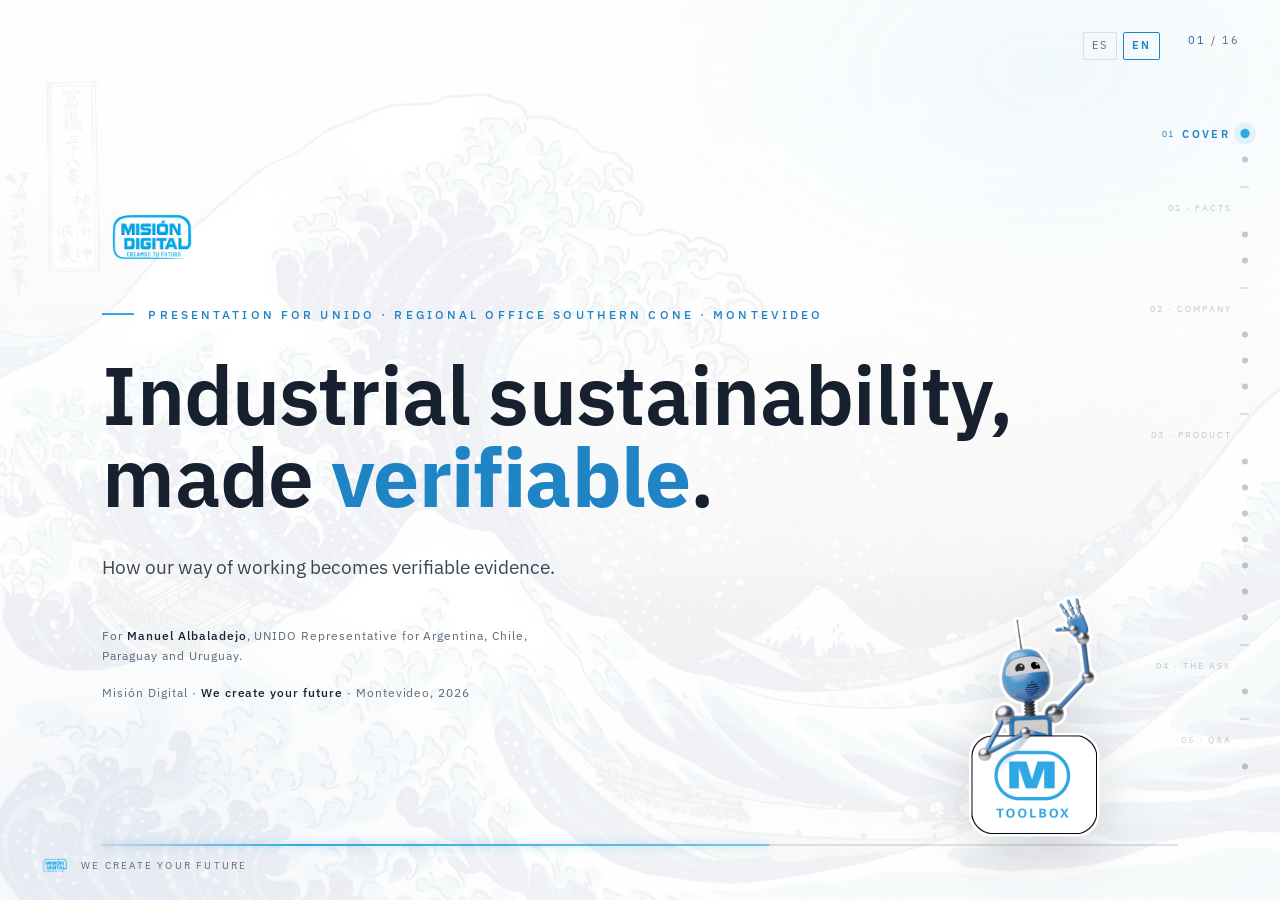
<file: index-en.html>
<!DOCTYPE html>
<html lang="en">
<head>
<meta charset="utf-8">
<meta name="viewport" content="width=device-width, initial-scale=1, viewport-fit=cover">
<title>Misión Digital · Presentation for UNIDO · Southern Cone</title>
<meta name="description" content="Misión Digital. How our way of working becomes verifiable evidence. For the UNIDO Regional Office for the Southern Cone.">

<link rel="preconnect" href="https://fonts.googleapis.com">
<link rel="preconnect" href="https://fonts.gstatic.com" crossorigin>
<link href="https://fonts.googleapis.com/css2?family=IBM+Plex+Sans:wght@300;400;500;600;700&display=swap" rel="stylesheet">

<style>
/* ════════════════════════════════════════════════════════════════════════
   MISIÓN DIGITAL · ONUDI Cono Sur
   Brand system per Misión Digital Color Scheme Company Design:
   COOLING/WATER family on white. IBM Plex Sans Condensed (display),
   IBM Plex Sans (body), IBM Plex Mono (data). Heating reserved for accents.
   Cyan is the brand primary, teal is the mandate accent.
   ════════════════════════════════════════════════════════════════════════ */
:root {
  /* Surfaces */
  --white:      #FFFFFF;
  --mist:       #F4F8FB;
  --cloud:      #E8F1F7;
  --paper:      #FFFFFF;
  --paper-deep: #F4F8FB;
  --paper-card: #FFFFFF;

  /* Ink */
  --ink:        #16202E;
  --ink-body:   #3A4654;
  --ink-muted:  #5E6B79;
  --rule:       rgba(22, 32, 46, 0.12);
  --rule-strong:rgba(22, 32, 46, 0.24);

  /* COOLING / WATER (primary brand palette, exact RGB from the brand book) */
  --cyan:       #2EA9E6;   /* primary */
  --cyan-deep:  #1E84C4;
  --blue:       #2460A8;   /* secondary */
  --indigo:     #2D3566;   /* dark sections */
  --teal:       #2460A8;   /* repurposed: deeper blue replaces the off-palette green */
  --sea:        #1E84C4;   /* repurposed: cyan-deep replaces the off-palette green */
  --cyan-soft:  rgba(46, 169, 230, 0.10);
  --teal-soft:  rgba(36, 96, 168, 0.10);
  --cyan-glow:  rgba(46, 169, 230, 0.55);

  /* HEATING / FIRE (reserved, accents only) */
  --heat:       #D3731B;
  --heat-2:     #C73C1C;

  /* Legacy aliases so existing markup resolves on-brand */
  --brand:      var(--cyan);
  --brand-deep: var(--cyan-deep);
  --brand-soft: var(--cyan-soft);
  --brand-bright: var(--cyan);
  --slate:      #5E6B79;
  --slate-soft: rgba(94, 107, 121, 0.10);

  --sans-c: "IBM Plex Sans", system-ui, sans-serif;
  --sans:   "IBM Plex Sans", system-ui, sans-serif;
  --mono:   "IBM Plex Sans", system-ui, sans-serif;

  --ease:    cubic-bezier(0.22, 1, 0.36, 1);
  --ease-d:  cubic-bezier(0.16, 1, 0.3, 1);
}

* { margin: 0; padding: 0; box-sizing: border-box; }
html { -webkit-font-smoothing: antialiased; text-rendering: optimizeLegibility; }
body { background: var(--white); color: var(--ink); font-family: var(--sans); font-weight: 400; line-height: 1.6; }
:focus-visible { outline: 2px solid var(--cyan-deep); outline-offset: 3px; }
.skip-link { position: absolute; left: 12px; top: -60px; z-index: 100; background: var(--white); color: var(--cyan-deep); font-family: var(--mono); font-size: 13px; padding: 10px 16px; border: 1px solid var(--rule-strong); border-radius: 3px; transition: top 200ms var(--ease); }
.skip-link:focus { top: 12px; }
::selection { background: var(--cyan-soft); color: var(--ink); }
img { display: block; max-width: 100%; }

.bg-wash {
  position: fixed; inset: 0; z-index: -2; pointer-events: none;
  background:
    radial-gradient(60% 50% at 82% 8%, rgba(46,169,230,0.06) 0%, transparent 60%),
    radial-gradient(55% 50% at 8% 92%, rgba(36,96,168,0.05) 0%, transparent 60%);
}

/* ─── Hokusai wave atmospheric background (8%, full colour, multiply blend) ─── */
.bg-wave { position: fixed; inset: 0; z-index: 0; pointer-events: none; background: url('/assets/great-wave.jpg') center center / cover no-repeat; opacity: 0.06; filter: saturate(1.5); }
body.dark-active .bg-wave { opacity: 0; }

/* ─── Wave opacity comparison panel (test slide) ─── */
.wave-test-grid { display: grid; grid-template-columns: repeat(4, 1fr); gap: 18px; margin-top: 32px; }
.wave-test {
  aspect-ratio: 1;
  background: var(--white) url('https://upload.wikimedia.org/wikipedia/commons/thumb/0/0a/The_Great_Wave_off_Kanagawa.jpg/1920px-The_Great_Wave_off_Kanagawa.jpg') center/cover no-repeat;
  border: 1px solid var(--rule); border-radius: 3px; position: relative;
  filter: saturate(0.55) hue-rotate(-12deg);
}
.wave-test::after {
  content: ""; position: absolute; inset: 0;
  background: var(--white);
  opacity: calc(1 - var(--wave-opacity, 0.08));
}
.wave-test-label {
  position: absolute; bottom: 12px; left: 12px;
  font-family: var(--mono); font-size: 11px; letter-spacing: 0.12em; color: var(--ink);
  background: var(--white); padding: 5px 10px; border: 1px solid var(--rule-strong); border-radius: 2px;
  z-index: 2;
}
.wave-test-sample {
  position: absolute; top: 16px; left: 16px; right: 16px;
  font-family: var(--sans-c); font-weight: 600; font-size: 16px; color: var(--ink); line-height: 1.2;
  z-index: 2;
}

/* ════════════════════════════════════════════════════════════════════════
   CHROME
   ════════════════════════════════════════════════════════════════════════ */
.chrome { position: fixed; inset: 0; z-index: 50; pointer-events: none; }
.progress { position: absolute; top: 0; left: 0; height: 3px; width: 0%; background: linear-gradient(90deg, var(--cyan), var(--blue)); transition: width 800ms var(--ease-d); }
.brandmark { position: absolute; top: 26px; left: 40px; height: 34px; display: flex; align-items: center; }
.brandmark img { height: 100%; width: auto; }
.brandmark .wm { display: none; }
.counter { position: absolute; top: 32px; right: 40px; font-family: var(--mono); font-size: 11px; letter-spacing: 0.18em; color: var(--ink-muted); }
.counter .now { color: var(--blue); }
.dot-nav { position: absolute; right: 22px; top: 50%; transform: translateY(-50%); display: flex; flex-direction: column; gap: 0; pointer-events: auto; }
.dot-nav button { position: relative; width: 44px; height: 44px; border-radius: 50%; border: none; padding: 0; background: transparent; cursor: pointer; display: flex; align-items: center; justify-content: center; }
.dot-nav button::before { content: ""; width: 7px; height: 7px; border-radius: 50%; background: var(--rule-strong); transition: all 380ms var(--ease); }
.dot-nav button.active::before { background: var(--cyan); transform: scale(1.55); box-shadow: 0 0 0 4px var(--cyan-soft); }
.dot-nav button:hover::before { background: var(--blue); }
.dot-nav button:focus-visible { outline: 2px solid var(--cyan-deep); outline-offset: -6px; border-radius: 50%; }
body.dark-active .chrome .counter { color: rgba(255,255,255,0.7); }
body.dark-active .chrome .brandmark .blue { display: none; }
body.dark-active .chrome .brandmark .white { display: block !important; }

/* ════════════════════════════════════════════════════════════════════════
   SLIDE SKELETON
   ════════════════════════════════════════════════════════════════════════ */
.deck { position: relative; z-index: 1; scroll-snap-type: y proximity; height: 100vh; overflow-y: scroll; scroll-behavior: smooth; }
.deck::-webkit-scrollbar { width: 0; }
.slide {
  position: relative; min-height: 100vh; min-height: 100dvh;
  scroll-snap-align: start;
  padding: 116px 8vw 104px;
  display: flex; flex-direction: column; justify-content: center;
  isolation: isolate;
  background: transparent;
}
.slide.alt { background: transparent; }
.slide.dark { background: var(--indigo); color: #fff; }
.slide.cover { background: transparent; }
.slide-inner { width: 100%; max-width: 1100px; margin: 0 auto; }

/* ─── Kicker ─── */
.kicker { font-family: var(--mono); font-size: 12px; letter-spacing: 0.26em; text-transform: uppercase; color: var(--cyan-deep); font-weight: 500; display: flex; align-items: center; gap: 14px; margin-bottom: 30px; }
.kicker::before { content: ""; width: 32px; height: 2px; background: var(--cyan); }
.kicker.teal { color: var(--teal); }
.kicker.teal::before { background: var(--teal); }
.slide.dark .kicker { color: #6FD0F5; }
.slide.dark .kicker::before { background: #6FD0F5; }

/* ─── Display type: IBM Plex Sans Condensed ─── */
.h1 { font-family: var(--sans-c); font-weight: 600; font-size: clamp(44px, 6.4vw, 104px); line-height: 1.0; letter-spacing: -0.01em; color: var(--ink); text-wrap: balance; }
.h2 { font-family: var(--sans-c); font-weight: 600; font-size: clamp(32px, 4.4vw, 64px); line-height: 1.04; letter-spacing: -0.005em; color: var(--ink); text-wrap: balance; margin-bottom: 28px; }
.slide.dark .h1, .slide.dark .h2 { color: #fff; }
.h1 .em, .h2 .em { color: var(--cyan-deep); font-weight: 700; }
.slide.dark .h1 .em, .slide.dark .h2 .em { color: #6FD0F5; }
.lead { font-family: var(--sans); font-weight: 400; font-size: clamp(18px, 1.5vw, 23px); line-height: 1.58; color: var(--ink-body); max-width: 58ch; }
.slide.dark .lead { color: rgba(255,255,255,0.86); }
.body { font-family: var(--sans); font-size: 18px; line-height: 1.62; color: var(--ink-body); max-width: 60ch; }
.body em { font-style: normal; font-weight: 600; color: var(--ink); }
.slide.dark .body { color: rgba(255,255,255,0.84); }

.mono { font-family: var(--mono); font-size: 12px; letter-spacing: 0.08em; color: var(--ink-muted); }
.tagline { margin-top: 34px; font-family: var(--sans-c); font-weight: 500; font-size: 16px; letter-spacing: 0.02em; color: var(--ink-muted); }

.chips { display: flex; flex-wrap: wrap; gap: 12px; margin-top: 30px; }
.chip { font-family: var(--mono); font-size: 11px; letter-spacing: 0.16em; text-transform: uppercase; color: var(--blue); padding: 8px 16px; border: 1px solid var(--cyan-soft); border-radius: 2px; background: var(--cyan-soft); }

/* ─── FACTS slides: inline source tags + verification footer ─── */
i.src { font-family: var(--mono); font-style: normal; font-size: 9.5px; letter-spacing: 0.14em; text-transform: uppercase; color: var(--ink-muted); white-space: nowrap; border: 1px solid var(--rule); border-radius: 2px; padding: 2px 7px; margin-left: 8px; vertical-align: middle; position: relative; top: -1px; background: var(--white); }
.fact-verified { margin-top: 26px; font-family: var(--mono); font-size: 10px; letter-spacing: 0.16em; text-transform: uppercase; color: var(--ink-muted); display: flex; align-items: center; gap: 10px; }
.fact-verified::before { content: ""; width: 18px; height: 2px; background: var(--cyan); }

/* honest aside */
.aside { margin-top: 30px; padding: 18px 24px; border-left: 3px solid var(--slate); background: var(--slate-soft); border-radius: 0 3px 3px 0; max-width: 60ch; font-size: 15.5px; line-height: 1.6; color: var(--ink-body); }
.aside .lbl { font-family: var(--mono); font-size: 10px; letter-spacing: 0.2em; text-transform: uppercase; color: var(--slate); display: block; margin-bottom: 7px; }
.slide.dark .aside { background: rgba(255,255,255,0.07); border-left-color: rgba(255,255,255,0.4); color: rgba(255,255,255,0.82); }
.slide.dark .aside .lbl { color: rgba(255,255,255,0.6); }

/* pull quote */
.pq { margin-top: 40px; max-width: 52ch; }
.pq .q { font-family: var(--sans-c); font-weight: 500; font-size: clamp(20px,1.9vw,28px); line-height: 1.3; color: var(--ink); }
.pq .by { margin-top: 14px; font-family: var(--mono); font-size: 11px; letter-spacing: 0.16em; text-transform: uppercase; color: var(--ink-muted); display: flex; align-items: center; gap: 12px; }
.pq .by::before { content: ""; width: 22px; height: 2px; background: var(--cyan); }

/* ─── Reveals ─── */
.r-up { opacity: 0; transform: translateY(26px); transition: opacity 1s var(--ease), transform 1.1s var(--ease-d); }
.r-fade { opacity: 0; transition: opacity 1.1s var(--ease); }
.r-line { opacity: 0; transform: translateY(12px); transition: opacity 0.8s var(--ease), transform 0.9s var(--ease-d); }
.slide.in .r-up, .slide.in .r-fade, .slide.in .r-line { opacity: 1; transform: none; }
.slide.in [data-delay] { transition-delay: var(--d, 0s); }
.mask-rows .row { display: block; overflow: hidden; padding-bottom: 22px; margin-bottom: -22px; }
.mask-rows .row > span { display: inline-block; transform: translateY(110%); transition: transform 0.9s var(--ease-d); }
.sig-keep { white-space: nowrap; }
.slide.in .mask-rows .row > span { transform: translateY(0); }
.slide.in .mask-rows .row:nth-child(2) > span { transition-delay: 0.08s; }

/* signature underline */
.sig-wrap { display: inline-block; position: relative; }
.sig-path { stroke: var(--cyan); stroke-width: 3; fill: none; stroke-linecap: round; stroke-linejoin: round; stroke-dasharray: 760; stroke-dashoffset: 760; transition: stroke-dashoffset 1.4s var(--ease-d) 0.4s; }
.slide.in .sig-path { stroke-dashoffset: 0; }

/* data line motif */
.data-line { position: absolute; left: 8vw; right: 8vw; bottom: 54px; height: 2px; }
.data-line .track { position: absolute; inset: 0; background: var(--rule); }
.data-line .lit { position: absolute; left: 0; top: 0; height: 2px; width: 0; background: linear-gradient(90deg, transparent, var(--cyan) 30%, var(--cyan-glow)); box-shadow: 0 0 8px var(--cyan-glow); transition: width 1.8s var(--ease-d) 0.8s; }
.slide.in .data-line.broken .lit { width: 62%; }
.slide.in .data-line.whole .lit { width: 100%; transition-duration: 2.1s; }

.stamp { display: inline-flex; align-items: center; gap: 9px; font-family: var(--mono); font-size: 12px; letter-spacing: 0.04em; color: var(--ink); background: var(--white); border: 1px solid var(--rule-strong); border-radius: 3px; padding: 8px 13px; box-shadow: 0 8px 24px rgba(22,32,46,0.08); opacity: 0; transform: scale(0.96); transform-origin: left center; transition: opacity 0.4s ease 1s, transform 0.4s var(--ease-d) 1s; }
.slide.in .stamp { opacity: 1; transform: scale(1); }
.stamp .dot { width: 7px; height: 7px; border-radius: 50%; background: var(--cyan); box-shadow: 0 0 7px var(--cyan-glow); }

/* ════════════════════════════════════════════════════════════════════════
   COVER + CLOSE
   ════════════════════════════════════════════════════════════════════════ */
.cover-logo { height: 56px; margin-bottom: 40px; }
.cover-logo img { height: 100%; width: auto; }
.cover-meta { margin-top: 44px; display: flex; flex-direction: column; gap: 8px; }
.cover-for { font-family: var(--mono); font-size: 12px; letter-spacing: 0.08em; color: var(--ink-muted); max-width: 62ch; line-height: 1.7; }
.cover-for b { color: var(--ink); font-weight: 500; }

/* ════════════════════════════════════════════════════════════════════════
   COMPONENTS
   ════════════════════════════════════════════════════════════════════════ */
.def-grid { display: grid; grid-template-columns: repeat(3, 1fr); gap: 22px; margin-top: 12px; }
.def-card { background: var(--white); border: 1px solid var(--rule); border-top: 3px solid var(--cyan); padding: 26px 24px 28px; border-radius: 3px; display: flex; flex-direction: column; gap: 12px; box-shadow: 0 10px 30px rgba(22,32,46,0.05); }
.def-card.ods { border-top-color: var(--teal); }
.def-card .dt { font-family: var(--sans-c); font-weight: 600; font-size: 24px; color: var(--ink); }
.def-card.ods .dt { color: var(--teal); }
.def-card .dd { font-size: 14.5px; line-height: 1.55; color: var(--ink-body); }
.def-card .src { font-family: var(--mono); font-size: 10px; letter-spacing: 0.1em; text-transform: uppercase; color: var(--ink-muted); margin-top: auto; padding-top: 12px; border-top: 1px solid var(--rule); }
.def-foot { margin-top: 30px; font-family: var(--sans-c); font-weight: 500; font-size: clamp(19px,1.8vw,26px); color: var(--ink); text-align: center; }
.def-foot b { color: var(--teal); font-weight: 700; }

/* diptych */
.dip { display: grid; grid-template-columns: 1fr 1fr; gap: 26px; margin-top: 14px; }
.dip .pane { border: 1px solid var(--rule); border-radius: 3px; padding: 26px; background: var(--white); display: flex; flex-direction: column; gap: 16px; min-height: 220px; }
.dip .pane.paper { background: repeating-linear-gradient(0deg, #fbfcfd, #fbfcfd 27px, #eef2f6 28px); }
.dip .pane .pane-lbl { font-family: var(--mono); font-size: 10px; letter-spacing: 0.18em; text-transform: uppercase; color: var(--ink-muted); }
.dip .pane.paper .scribble { font-family: var(--sans-c); font-weight: 400; color: var(--slate); font-size: 17px; line-height: 1.8; text-decoration: line-through; text-decoration-color: color-mix(in srgb, var(--heat-2) 45%, transparent); }
.dip .pane.digital { border-top: 3px solid var(--cyan); }
.dip .pane.digital .rec-row { display: flex; align-items: center; gap: 12px; font-family: var(--mono); font-size: 13px; color: var(--ink); padding: 9px 0; border-bottom: 1px solid var(--rule); }
.dip .pane.digital .rec-row .tick { color: var(--blue); }
.dip .foot-pair { display: grid; grid-template-columns: 1fr 1fr; gap: 26px; margin-top: 14px; }
.dip-foot { font-family: var(--mono); font-size: 11px; letter-spacing: 0.04em; color: var(--ink-muted); }
.dip-foot.ok { color: var(--blue); }

/* two-part */
.two { display: grid; grid-template-columns: 1fr 1fr; gap: 26px; margin-top: 10px; }
.two .panel { border: 1px solid var(--rule); border-radius: 3px; padding: 28px; background: var(--white); }
.two .panel h3 { font-family: var(--mono); font-size: 12px; font-weight: 500; letter-spacing: 0.2em; text-transform: uppercase; color: var(--blue); margin-bottom: 14px; }
.two .panel .pt { font-family: var(--sans-c); font-weight: 600; font-size: 21px; color: var(--ink); margin-bottom: 12px; }
.two .panel .pd { font-size: 15px; line-height: 1.55; color: var(--ink-body); }
.two .panel .pl { margin-top: 16px; font-family: var(--mono); font-size: 11px; color: var(--ink-muted); padding-top: 12px; border-top: 1px solid var(--rule); }
.two-mid { text-align: center; margin-top: 26px; font-family: var(--sans-c); font-weight: 500; font-size: clamp(18px,1.7vw,24px); color: var(--ink); }

/* columns */
.cols3 { display: grid; grid-template-columns: repeat(3,1fr); gap: 30px; margin-top: 10px; }
.col h3 { font-family: var(--mono); font-size: 11px; font-weight: 500; letter-spacing: 0.18em; text-transform: uppercase; color: var(--blue); margin-bottom: 16px; padding-bottom: 10px; border-bottom: 1px solid var(--rule); }
.col ul { list-style: none; display: flex; flex-direction: column; gap: 10px; }
.col li { font-size: 15.5px; color: var(--ink-body); display: flex; gap: 10px; }
.col li::before { content: ""; flex: 0 0 auto; width: 6px; height: 6px; border-radius: 50%; background: var(--cyan); margin-top: 8px; }
.col li .yr { font-family: var(--mono); color: var(--ink-muted); font-size: 12px; }
.col.portfolio li::before { background: var(--teal); }

/* 8 tabs */
.tabs { margin-top: 14px; }
.tab-phases { display: flex; gap: 8px; margin-bottom: 14px; flex-wrap: wrap; }
.tab-phase { font-family: var(--mono); font-size: 10px; letter-spacing: 0.16em; text-transform: uppercase; color: var(--ink-muted); padding: 5px 12px; border: 1px solid var(--rule); border-radius: 999px; }
.tab-strip { display: grid; grid-template-columns: repeat(8, 1fr); border: 1px solid var(--rule); border-radius: 4px; overflow: hidden; background: var(--white); }
.tab { padding: 18px 12px; border-right: 1px solid var(--rule); cursor: pointer; transition: background 280ms var(--ease); position: relative; }
.tab:last-child { border-right: none; }
.tab:hover, .tab.active { background: var(--cyan-soft); }
.tab .rn { font-family: var(--sans-c); font-weight: 600; font-size: 22px; color: var(--ink-muted); transition: color 280ms; }
.tab:hover .rn, .tab.active .rn { color: var(--cyan-deep); }
.tab .tn { font-family: var(--mono); font-size: 10px; letter-spacing: 0.02em; text-transform: uppercase; color: var(--ink); margin-top: 8px; line-height: 1.3; }
.tab.measure .rn { color: var(--teal); }
.tab .pip { position: absolute; bottom: 8px; left: 12px; width: 6px; height: 6px; border-radius: 50%; background: var(--teal); opacity: 0; }
.tab.measure .pip { opacity: 1; }
.tab-panel { overflow: hidden; max-height: 0; transition: max-height 380ms var(--ease-d); border: 1px solid transparent; }
.tab-panel.open { max-height: 280px; margin-top: 14px; border-color: var(--rule); border-radius: 4px; background: var(--white); }
.tab-panel .tp-inner { padding: 24px 26px; }
.tab-panel .tp-title { font-family: var(--sans-c); font-weight: 600; font-size: 22px; color: var(--ink); margin-bottom: 10px; }
.tab-panel .tp-body { font-size: 15px; color: var(--ink-body); line-height: 1.6; max-width: 66ch; }
.tab-panel .tp-sample { font-family: var(--mono); font-size: 12px; color: var(--blue); margin-top: 14px; }
.tab-foot { margin-top: 18px; font-family: var(--mono); font-size: 12px; letter-spacing: 0.04em; color: var(--ink-muted); display: flex; align-items: center; gap: 10px; }
.tab-foot::before { content: ""; width: 18px; height: 2px; background: var(--cyan); }

/* zoom field */
/* ─── Zoom-out 3D viz (Aggregation Cascade, three strata, grid layout) ─── */
.zoom-viz { position: relative; width: 100%; margin: 28px 0 8px; font-family: var(--sans); color: var(--ink); }
.zv-stage {
  position: relative;
  display: grid;
  grid-template-rows: 1.4fr 0.9fr 0.5fr;
  gap: 36px;
  min-height: 520px;
  padding: 36px 36px 24px;
  border-top: 1px solid var(--rule);
  border-bottom: 1px solid var(--rule);
  background: linear-gradient(180deg, rgba(255,255,255,0) 0%, rgba(36,96,168,0.025) 100%);
  perspective: 1400px;
  perspective-origin: 50% 45%;
  overflow: hidden;
}
.zv-stratum {
  position: relative;
  display: flex;
  align-items: end;
  justify-content: center;
  transform-style: preserve-3d;
  transform: rotateX(8deg);
}
.zv-stratum::after {
  content: "";
  position: absolute;
  left: 6%; right: 6%; bottom: -18px;
  height: 1px;
  background: linear-gradient(90deg, transparent 0%, rgba(36,96,168,0.22) 30%, rgba(36,96,168,0.32) 50%, rgba(36,96,168,0.22) 70%, transparent 100%);
}
.zv-stratum-label {
  position: absolute;
  left: 8px;
  top: 8px;
  font-family: var(--mono);
  font-size: 9.5px;
  letter-spacing: 0.18em;
  text-transform: uppercase;
  color: var(--ink-muted);
  line-height: 1.35;
  z-index: 3;
}
.zv-stratum-label b { display: block; color: var(--cyan-deep); font-weight: 500; margin-bottom: 3px; }
.zv-stratum-label span { font-family: var(--sans-c); font-size: 12.5px; color: var(--ink); font-weight: 500; letter-spacing: 0.01em; text-transform: none; }
/* Stratum III - Sector stacks (3D extruded blocks) */
.zv-stacks {
  display: flex;
  align-items: end;
  gap: 38px;
  height: 100%;
  padding-bottom: 26px;
  transform-style: preserve-3d;
}
.zv-stack {
  position: relative;
  width: 38px;
  height: var(--h, 80px);
  transform-style: preserve-3d;
  opacity: 0;
  transform: translateY(24px) scaleY(0.6);
  transform-origin: bottom center;
  transition: opacity 0.9s ease, transform 1.1s var(--ease-d);
  transition-delay: var(--bd, 0.5s);
}
.slide.in .zv-stack { opacity: 1; transform: translateY(0) scaleY(1); }
.zv-stack--feature { width: 46px; }
.zv-stack-front, .zv-stack-side, .zv-stack-top { position: absolute; }
.zv-stack-front {
  inset: 0;
  background: linear-gradient(180deg, var(--cyan) 0%, var(--cyan-deep) 100%);
  border: 1px solid rgba(46,169,230,0.85);
  border-top: 1px solid rgba(255,255,255,0.45);
  transform: translateZ(18px);
  box-shadow: 0 6px 18px rgba(36,96,168,0.18);
}
.zv-stack--feature .zv-stack-front { transform: translateZ(23px); }
.zv-stack-side {
  left: 100%; top: 0;
  width: 18px; height: 100%;
  background: linear-gradient(90deg, var(--cyan-deep) 0%, var(--blue) 100%);
  border: 1px solid rgba(36,96,168,0.6);
  transform: rotateY(90deg);
  transform-origin: left center;
}
.zv-stack--feature .zv-stack-side { width: 23px; }
.zv-stack-top {
  left: 0; top: 0;
  width: 100%; height: 18px;
  background: linear-gradient(135deg, rgba(46,169,230,0.85) 0%, rgba(36,96,168,0.85) 100%);
  border: 1px solid rgba(46,169,230,0.65);
  transform: rotateX(90deg) translateZ(18px) translateY(-18px);
  transform-origin: top center;
}
.zv-stack--feature .zv-stack-top { height: 23px; transform: rotateX(90deg) translateZ(23px) translateY(-23px); }
.zv-stack-tag {
  position: absolute;
  top: calc(100% + 16px);
  left: 50%;
  transform: translateX(-50%) translateZ(0);
  font-family: var(--mono);
  font-size: 9.5px;
  letter-spacing: 0.06em;
  color: var(--ink-muted);
  white-space: nowrap;
  text-transform: uppercase;
}
.zv-stack--feature .zv-stack-tag { color: var(--cyan-deep); font-weight: 600; }
/* Stratum II - Work order clusters */
.zv-clusters {
  display: flex;
  flex-wrap: wrap;
  justify-content: center;
  align-items: center;
  gap: 18px 24px;
  max-width: 580px;
  padding: 14px;
  transform-style: preserve-3d;
}
.zv-cluster {
  width: 18px; height: 18px;
  background: linear-gradient(135deg, var(--cyan) 0%, var(--cyan-deep) 100%);
  border: 1px solid rgba(46,169,230,0.65);
  box-shadow: 0 4px 12px rgba(36,96,168,0.28), inset 0 0 0 1px rgba(255,255,255,0.18);
  transform-style: preserve-3d;
  transform: translateZ(var(--z, 0));
  opacity: 0;
  transition: opacity 0.8s ease;
  transition-delay: var(--bd, 0.5s);
  animation: zv-cluster-bob 6s ease-in-out infinite;
  animation-delay: var(--d, 0s);
}
.slide.in .zv-cluster { opacity: 1; }
@keyframes zv-cluster-bob {
  0%, 100% { transform: translateZ(var(--z, 0)) translateY(0); }
  50%      { transform: translateZ(calc(var(--z, 0px) + 4px)) translateY(-3px); }
}
/* Stratum I - Particle field */
.zv-particles {
  position: relative;
  width: 100%;
  max-width: 640px;
  height: 50px;
}
.zv-particle {
  position: absolute;
  width: 3px; height: 3px;
  border-radius: 50%;
  background: var(--cyan);
  box-shadow: 0 0 5px rgba(46,169,230,0.85);
  opacity: 0;
  transition: opacity 0.6s ease;
  transition-delay: var(--bd, 0.6s);
  animation: zv-twinkle 4s ease-in-out infinite;
  animation-delay: var(--d, 0s);
}
.zv-particle--dim { background: var(--ink-muted); box-shadow: none; }
.zv-particle--deep { background: var(--blue); box-shadow: 0 0 3px rgba(36,96,168,0.6); }
.slide.in .zv-particle { opacity: 0.78; }
.slide.in .zv-particle--dim { opacity: 0.42; }
.slide.in .zv-particle--deep { opacity: 0.65; }
@keyframes zv-twinkle {
  0%, 100% { opacity: 1; }
  50%      { opacity: 0.38; }
}
/* Legend */
.zv-legend {
  display: grid;
  grid-template-columns: 1fr 1fr 1fr;
  gap: 22px;
  margin: 26px 0 10px;
  padding-top: 16px;
  border-top: 1px solid var(--rule);
}
.zv-legend-row {
  display: flex;
  align-items: flex-start;
  gap: 12px;
  font-family: var(--sans);
  font-size: 13px;
  line-height: 1.55;
  color: var(--ink-body);
}
.zv-legend-k {
  flex: 0 0 auto;
  display: inline-flex;
  align-items: center; justify-content: center;
  width: 26px; height: 26px;
  border-radius: 50%;
  background: var(--cyan-soft);
  color: var(--cyan-deep);
  font-family: var(--mono);
  font-size: 11px;
  font-weight: 500;
  margin-top: 1px;
}
.zv-legend-t b { color: var(--ink); font-weight: 600; display: block; margin-bottom: 2px; }
.zv-legend-t span { color: var(--ink-muted); font-size: 12px; }
.zv-caption {
  font-family: var(--mono);
  font-size: 11px;
  letter-spacing: 0.04em;
  color: var(--ink-muted);
  margin: 10px 0 0;
  max-width: 640px;
  line-height: 1.6;
}
/* ─── s10 floating reports (Style A: minimalist diagrams) ─── */
.zv-reports { position: absolute; inset: 0; pointer-events: none; transform-style: preserve-3d; z-index: 4; }
.zv-report {
  position: absolute; width: 96px; padding: 9px 10px 14px;
  background: rgba(255,255,255,0.97);
  border: 1px solid rgba(36,96,168,0.32);
  border-radius: 3px;
  box-shadow: 0 10px 28px rgba(36,96,168,0.16), 0 1px 3px rgba(22,32,46,0.06);
  transform-style: preserve-3d;
  opacity: 0;
  transition: opacity 0.9s ease;
  transition-delay: var(--bd, 1.0s);
  animation: zv-report-float 9s ease-in-out infinite;
  animation-delay: var(--d, 0s);
}
.slide.in .zv-report { opacity: 1; }
@keyframes zv-report-float {
  0%, 100% { transform: translate3d(0, 0, var(--zoff, 30px)); }
  50%      { transform: translate3d(2px, -6px, calc(var(--zoff, 30px) + 6px)); }
}
.zv-report-title { display: block; height: 9px; background: linear-gradient(90deg, var(--cyan), var(--cyan-deep)); border-radius: 1.5px; margin-bottom: 7px; width: 60%; }
.zv-report-row { display: block; height: 2.5px; background: rgba(36,96,168,0.18); border-radius: 1px; margin: 4px 0; }
.zv-report-row.short { width: 45%; }
.zv-report-row.mid { width: 72%; }
.zv-report-row.long { width: 92%; }
.zv-report-checks { display: flex; gap: 5px; margin-top: 8px; }
.zv-rcheck { width: 6px; height: 6px; border-radius: 50%; background: var(--cyan); box-shadow: 0 0 0 1px rgba(36,96,168,0.25); }
.zv-report-bars { display: flex; align-items: end; gap: 3px; height: 22px; margin-top: 6px; }
.zv-report-bars span { flex: 1; background: linear-gradient(180deg, var(--cyan), var(--cyan-deep)); border-radius: 1px 1px 0 0; }
.zv-report-label {
  position: absolute; bottom: -18px; left: 0; right: 0;
  font-family: var(--mono); font-size: 8px; letter-spacing: 0.14em;
  color: var(--cyan-deep); text-transform: uppercase; text-align: center;
}
.zv-report--field   { right: 14%;  bottom: 4%;  --zoff: 40px; transform: translateZ(40px) rotateY(-4deg); }
.zv-report--office  { left: 8%;    top: 38%;    --zoff: 20px; transform: translateZ(20px) rotateY(6deg); }
.zv-report--sector  { right: 6%;   top: 6%;     --zoff: 50px; transform: translateZ(50px) rotateY(-3deg); }


/* ─── s11 three diverging streams (one record → three recipients) ─── */
.streams { width: 100%; max-width: 800px; margin: 6px auto 14px; height: 90px; pointer-events: none; }
.streams svg { width: 100%; height: 100%; }
.streams .strm-source { opacity: 0; transition: opacity 0.6s ease 0.4s; }
.slide.in .streams .strm-source { opacity: 1; }
.streams .strm-path { stroke-dasharray: 480; stroke-dashoffset: 480; transition: stroke-dashoffset 1.6s var(--ease-d) 0.6s; }
.slide.in .streams .strm-path { stroke-dashoffset: 0; }
.streams .strm-path:nth-of-type(2) { transition-delay: 0.8s; }
.streams .strm-path:nth-of-type(3) { transition-delay: 1.0s; }


/* ─── Zoom-out bar chart (legacy, superseded by .zoom-viz) ─── */
.zoom-chart { margin-top: 36px; max-width: 760px; }

.zoom-chart .zc-grid {
  display: grid; grid-template-columns: repeat(5, 1fr); gap: 22px;
  align-items: end; height: 220px; padding-bottom: 6px;
  border-bottom: 1px solid var(--rule-strong);
  position: relative;
}
.zoom-chart .zc-grid::before, .zoom-chart .zc-grid::after {
  content: ""; position: absolute; left: 0; right: 0;
  border-top: 1px dashed var(--rule);
  font-family: var(--mono); font-size: 10px; letter-spacing: 0.1em; color: var(--ink-muted);
}
.zoom-chart .zc-grid::before { top: 25%; }
.zoom-chart .zc-grid::after  { top: 50%; }
.zoom-chart .zc-bar { position: relative; height: 100%; display: flex; flex-direction: column; justify-content: flex-end; align-items: center; }
.zoom-chart .zc-fill {
  width: 100%; max-width: 68px;
  height: 0;
  background: linear-gradient(180deg, var(--cyan) 0%, var(--cyan-deep) 100%);
  border-radius: 3px 3px 0 0;
  transition: height 1.4s var(--ease-d) var(--bd, 0.3s);
  box-shadow: 0 -2px 10px var(--cyan-soft);
}
.slide.in .zoom-chart .zc-fill { height: var(--h, 100%); }
.zoom-chart .zc-num {
  position: absolute; top: -28px; left: 50%; transform: translateX(-50%);
  font-family: var(--sans-c); font-weight: 600; font-size: 16px; color: var(--ink);
  white-space: nowrap;
  opacity: 0; transition: opacity 0.6s ease var(--nd, 1.4s);
}
.slide.in .zoom-chart .zc-num { opacity: 1; }
.zoom-chart .zc-cap {
  position: absolute; top: calc(100% + 14px); left: 50%; transform: translateX(-50%);
  text-align: center; line-height: 1.45; white-space: nowrap;
}
.zoom-chart .zc-cat {
  font-family: var(--sans-c); font-weight: 600; font-size: 12.5px;
  color: var(--ink); text-transform: uppercase; letter-spacing: 0.08em;
}
.zoom-chart .zc-sub {
  display: block; margin-top: 4px;
  font-family: var(--mono); font-size: 10px; letter-spacing: 0.05em; color: var(--ink-muted);
}
.zoom-chart .zc-foot {
  margin-top: 78px;
  font-family: var(--sans); font-size: 14.5px; line-height: 1.6; color: var(--ink-body);
  max-width: 64ch; padding-left: 16px; border-left: 2px solid var(--cyan);
}
.zoom-chart .zc-foot b { color: var(--ink); font-weight: 600; }
.zoom-chart .zc-note {
  margin-top: 14px;
  font-family: var(--mono); font-size: 10px; letter-spacing: 0.08em; color: var(--ink-muted);
  text-transform: uppercase;
}

/* three voices */
.voices { display: grid; grid-template-columns: repeat(3,1fr); gap: 22px; margin-top: 16px; }
.voice { border: 1px solid var(--rule); border-radius: 3px; padding: 24px; background: var(--white); text-align: center; }
.voice .vn { font-family: var(--mono); font-size: 12px; letter-spacing: 0.16em; text-transform: uppercase; color: var(--ink); margin-bottom: 10px; }
.voice .vd { font-size: 14px; color: var(--ink-body); line-height: 1.5; }
.voice.gov { border-top: 3px solid var(--teal); cursor: pointer; }
.voice.gov .vn { color: var(--teal); }
.voice.gov .cycle { margin-top: 12px; font-family: var(--mono); font-size: 11px; color: var(--teal); border: 1px dashed var(--teal); border-radius: 999px; padding: 5px 12px; display: inline-block; }

/* big number */
.big-num { font-family: var(--sans-c); font-weight: 600; font-size: clamp(120px, 20vw, 280px); line-height: 0.86; color: var(--cyan-deep); letter-spacing: -0.02em; font-variant-numeric: tabular-nums; }
.big-sub { font-family: var(--mono); font-size: 14px; letter-spacing: 0.2em; text-transform: uppercase; color: var(--ink-muted); margin-top: 6px; }

/* cartera */
.cartera { display: grid; grid-template-columns: repeat(3,1fr); gap: 22px; margin-top: 14px; }
.cart { border: 1px solid var(--rule); border-radius: 3px; padding: 24px; background: var(--white); position: relative; display: flex; flex-direction: column; gap: 12px; }
.cart .cl { font-family: var(--mono); font-size: 11px; letter-spacing: 0.14em; text-transform: uppercase; color: var(--teal); padding-right: 96px; padding-top: 4px; }
.cart .cb { font-size: 15px; line-height: 1.55; color: var(--ink-body); }
.cart .clink { font-family: var(--mono); font-size: 11px; color: var(--ink-muted); margin-top: auto; padding-top: 12px; border-top: 1px solid var(--rule); }
.cart .clink b { color: var(--blue); font-weight: 500; }
.ribbon { position: absolute; top: 16px; right: -1px; font-family: var(--mono); font-size: 9px; letter-spacing: 0.14em; text-transform: uppercase; background: var(--blue); color: #fff; padding: 4px 10px; border-radius: 2px 0 0 2px; }

/* landscape */
.landscape { display: grid; grid-template-columns: repeat(2,1fr); gap: 18px 40px; margin-top: 18px; }
.land { display: flex; gap: 16px; padding: 18px 0; border-top: 1px solid var(--rule); }
.land .ln { font-family: var(--sans-c); font-weight: 600; font-size: 26px; color: var(--blue); line-height: 1; }
.land .lt { font-family: var(--sans-c); font-weight: 600; font-size: 16px; color: var(--ink); margin-bottom: 5px; }
.land .lb { font-size: 14px; color: var(--ink-body); line-height: 1.5; }

/* balance */
.scale { display: grid; grid-template-columns: 1fr 1fr; gap: 26px; margin-top: 16px; }
.pan { border: 1px solid var(--rule); border-radius: 3px; padding: 26px; }
.pan { border-top: 3px solid var(--slate); }
.pan h3 { font-family: var(--mono); font-size: 11px; font-weight: 500; letter-spacing: 0.18em; text-transform: uppercase; color: var(--slate); margin-bottom: 16px; }
.pan ul { list-style: none; display: flex; flex-direction: column; gap: 12px; }
.pan li { font-size: 15px; line-height: 1.5; color: var(--ink-body); display: flex; gap: 10px; }
.pan li::before { content: ""; flex: 0 0 auto; width: 6px; height: 6px; border-radius: 50%; background: var(--slate); margin-top: 8px; }
.pan.is li::before { background: var(--cyan); }
.scale-close { margin-top: 28px; text-align: center; font-family: var(--sans-c); font-weight: 500; font-size: clamp(17px,1.6vw,23px); color: var(--ink); }

/* bridge */
.bridge { margin-top: 18px; display: flex; flex-direction: column; }
.brow { display: grid; grid-template-columns: 1fr 64px 1fr; align-items: center; padding: 16px 0; border-bottom: 1px solid var(--rule); }
.brow:first-child { border-top: 1px solid var(--rule); }
.brow .bl { text-align: right; font-size: 15.5px; color: var(--ink); font-weight: 500; }
.brow .br { text-align: left; font-size: 15.5px; color: var(--ink-body); }
.brow .bc { display: flex; align-items: center; justify-content: center; }
.brow .bc svg { width: 64px; height: 14px; }
.brow .bc path { stroke: var(--teal); stroke-width: 2; fill: none; stroke-dasharray: 64; stroke-dashoffset: 64; transition: stroke-dashoffset 0.7s var(--ease-d); }
.slide.in .brow .bc path { stroke-dashoffset: 0; }
.bridge-foot { margin-top: 24px; text-align: center; font-family: var(--sans-c); font-weight: 500; font-size: clamp(17px,1.6vw,23px); color: var(--ink); }

/* close logo */
.close-logo { height: 44px; margin-top: 28px; }
.close-logo img { height: 100%; width: auto; }

/* ─── Persistent brand lockup (bottom-left) ─── */
.brandfoot { position: absolute; bottom: 26px; left: 40px; display: flex; align-items: center; gap: 11px; font-family: var(--mono); font-size: 10px; letter-spacing: 0.22em; text-transform: uppercase; color: var(--ink-muted); }
.brandfoot img { height: 17px; width: auto; opacity: 0.9; }
body.dark-active .chrome .brandfoot { color: rgba(255,255,255,0.6); }
body.dark-active .chrome .brandfoot .blue { display: none; }
body.dark-active .chrome .brandfoot .white { display: inline !important; }
body.hide-brandfoot .chrome .brandfoot { display: none; }
body.cover-active .chrome .brandmark { display: none; }

/* ─── Makkie robot mascot, tasteful per-slide placements ─── */
.robot { position: absolute; z-index: 3; pointer-events: none; opacity: 0; filter: drop-shadow(0 14px 28px rgba(22,32,46,0.16)); transition: opacity 1.1s var(--ease), transform 1.2s var(--ease-d); }
.slide.in .robot { opacity: 1; transform: none; }
.robot.cv { right: 9vw; bottom: 56px; width: clamp(200px, 20vw, 300px); transform: translateY(26px) rotate(2deg); }
.robot.think { right: 5vw; bottom: 40px; width: clamp(170px, 16vw, 240px); transform: translateY(22px); }
.robot.think.left { left: 4vw; right: auto; }
.robot.ok { right: 4vw; bottom: 40px; width: clamp(160px, 15vw, 220px); transform: translateY(22px); }
.robot.ok.right { right: 4vw; left: auto; }
.robot.run { right: 11vw; top: 50%; margin-top: -160px; width: clamp(200px, 19vw, 290px); transform: translateX(18px); }
.robot.stand { right: 9vw; bottom: 56px; width: clamp(200px, 19vw, 290px); transform: translateY(26px); }
@media (max-width: 980px) { .robot { display: none; } }

/* ─── pq hero (slide 2 opener) + context line ─── */
.pq.pq-hero { margin-top: 12px; max-width: 64ch; }
.pq.pq-hero .q { font-size: clamp(28px, 3vw, 44px); line-height: 1.18; color: var(--ink); font-weight: 500; }
.pq.pq-hero .by {
  display: block;
  font-family: var(--sans);
  font-size: 14px;
  font-weight: 400;
  letter-spacing: 0.01em;
  text-transform: none;
  color: var(--ink-muted);
  margin-top: 22px;
  line-height: 1.6;
  max-width: 58ch;
}
.pq.pq-hero .by::before {
  content: "— ";
  background: none;
  width: auto; height: auto;
  color: var(--cyan-deep);
  font-weight: 600;
}
.pq.pq-hero .by i { font-style: italic; color: var(--ink); font-weight: 500; }
.pq.pq-hero .pq-context { margin-top: 20px; font-family: var(--sans); font-size: 15.5px; line-height: 1.6; color: var(--ink-muted); max-width: 58ch; font-style: italic; }

/* ─── pane corner symbols (s4 equation slide, testing X/✓ alongside robot pair) ─── */
.pane-corner-x, .pane-corner-ok {
  position: absolute; top: 14px; right: 18px;
  font-family: var(--sans); font-weight: 700; font-size: 28px; line-height: 1;
}
.pane-corner-x { color: var(--heat-2); }
.pane-corner-ok { color: #22A06D; }
.dip .pane { position: relative; }

/* ─── ensure signature path is visible on dark closing slide ─── */
.slide.dark .sig-path { stroke: #6FD0F5; }

/* ─── Orange accent (≈5%, per brand book), reserved for small details ─── */
.tag-plm { display: inline-flex; align-items: center; gap: 9px; font-family: var(--mono); font-size: 12px; letter-spacing: 0.22em; text-transform: uppercase; color: var(--teal); margin-bottom: 8px; }
.tag-plm::before { content: ""; width: 22px; height: 2px; background: var(--heat); }
.offer-list { list-style: none; margin-top: 26px; display: flex; flex-direction: column; gap: 14px; max-width: 60ch; }
.offer-list li { display: flex; gap: 14px; align-items: baseline; font-size: 17px; line-height: 1.5; color: var(--ink-body); }
.offer-list li b { font-family: var(--sans-c); font-weight: 600; color: var(--ink); }
.offer-list li .om { font-family: var(--mono); font-size: 12px; color: var(--blue); flex: 0 0 auto; width: 22px; }
.offer-head { font-family: var(--sans-c); font-weight: 600; font-size: clamp(20px,2vw,28px); color: var(--ink); margin-top: 6px; }

/* ════════════════════════════════════════════════════════════════════════
   RESPONSIVE + MOTION
   ════════════════════════════════════════════════════════════════════════ */
/* English copy is longer, so s12 body needs to stay clear of the running robot mascot */
#s12 .slide-inner > .body { max-width: 48ch; padding-right: 0; }
#s12 .aside { max-width: 60ch; }

@media (max-width: 880px) {
  .slide { padding: 100px 7vw 84px; }
  .def-grid, .cols3, .voices, .cartera, .two, .dip, .scale, .landscape { grid-template-columns: 1fr; }
  .tab-strip { grid-template-columns: none; grid-auto-flow: column; grid-auto-columns: minmax(96px, 1fr); overflow-x: auto; overflow-y: hidden; -webkit-overflow-scrolling: touch; scroll-snap-type: x proximity; }
  .tab { scroll-snap-align: start; }
  .data-line { left: 7vw; right: 7vw; }
  .zoom-field { grid-template-columns: repeat(8,1fr); }
  .brow { grid-template-columns: 1fr 40px 1fr; }
  .dot-nav { display: none; }
}
@media (prefers-reduced-motion: reduce) {
  * { transition: none !important; animation: none !important; }
  .deck { scroll-behavior: auto; }
  .r-up, .r-fade, .r-line { opacity: 1 !important; transform: none !important; }
  .mask-rows .row > span { transform: none !important; }
  .sig-path { stroke-dashoffset: 0 !important; }
  .data-line .lit { width: 100% !important; }
  .zoom-cell { opacity: 1 !important; transform: none !important; }
  .stamp { opacity: 1 !important; transform: none !important; }
  .brow .bc path { stroke-dashoffset: 0 !important; }
}
@media print { .chrome, .bg-wash, .bg-wave { display: none; } .slide { min-height: auto; page-break-after: always; padding: 40px; } }

/* BEGIN: s4 formula reveal animation (rollback: delete this block) */
.s4-equation { display: inline-flex; flex-wrap: wrap; align-items: baseline; gap: 0.28em; }
.s4-equation .eq-term, .s4-equation .eq-op, .s4-equation .eq-result, .s4-equation .eq-period {
  opacity: 0;
  transform: translateY(8px);
  display: inline-block;
}
.s4-equation .eq-op {
  color: var(--cyan-deep);
  font-weight: 700;
  font-family: var(--sans-c);
  transform: translateY(8px) scale(0.7);
  transform-origin: center;
}
.slide.in .s4-equation .eq-term, .slide.in .s4-equation .eq-op, .slide.in .s4-equation .eq-result, .slide.in .s4-equation .eq-period {
  opacity: 1;
  transform: translateY(0) scale(1);
  transition: opacity 0.6s ease, transform 0.7s var(--ease-d);
}
.slide.in .s4-equation .eq-term:nth-of-type(1) { transition-delay: 0.4s; }
.slide.in .s4-equation .eq-op:nth-of-type(1) { transition-delay: 0.75s; }
.slide.in .s4-equation .eq-term:nth-of-type(2) { transition-delay: 1.05s; }
.slide.in .s4-equation .eq-op:nth-of-type(2) { transition-delay: 1.4s; }
.slide.in .s4-equation .eq-result { transition-delay: 1.7s; }
.slide.in .s4-equation .eq-period { transition-delay: 2.1s; }
.slide.in .s4-equation .eq-result { animation: s4-glow 1.6s ease 2.3s 1; }
.slide.in .s4-equation .eq-op { animation: s4-op-pulse 0.7s ease forwards; }
.slide.in .s4-equation .eq-op:nth-of-type(1) { animation-delay: 0.75s; }
.slide.in .s4-equation .eq-op:nth-of-type(2) { animation-delay: 1.4s; }
@keyframes s4-glow {
  0%, 100% { text-shadow: none; }
  35% { text-shadow: 0 0 18px rgba(46,169,230,0.55), 0 0 32px rgba(36,96,168,0.35); }
}
@keyframes s4-op-pulse {
  0% { color: var(--cyan-deep); }
  40% { color: var(--cyan); text-shadow: 0 0 12px rgba(46,169,230,0.7); }
  100% { color: var(--cyan-deep); text-shadow: none; }
}
/* END: s4 formula reveal animation */

/* BEGIN: s9 tab-sweep highlight (rollback: delete this block + the JS handler) */
.tab.tab--sweeping {
  background: var(--cyan-soft);
  box-shadow: 0 0 0 1px var(--cyan-deep), 0 4px 16px rgba(46,169,230,0.35);
  transform: scale(1.04);
  transition: background 0.12s ease, box-shadow 0.12s ease, transform 0.18s var(--ease-d);
  z-index: 2;
}
.tab.tab--sweeping .rn { color: var(--cyan-deep); }
.tab.tab--sweeping .tn { color: var(--ink); font-weight: 600; }
/* END: s9 tab-sweep highlight */

/* ─── s8 code box (VS Code Dark+ style) ─── */
.codebox {
  background: #1E1E1E;
  border-radius: 8px;
  border: 1px solid #2D2D30;
  overflow: hidden;
  max-width: 720px;
  margin-top: 24px;
  box-shadow: 0 16px 36px rgba(14,23,34,0.18), 0 2px 6px rgba(14,23,34,0.10);
  font-family: "SF Mono", "Menlo", "Monaco", "Consolas", monospace;
}
.codebox-bar {
  display: flex; align-items: center; gap: 8px;
  padding: 10px 14px;
  background: #2D2D30;
  border-bottom: 1px solid #1A1A1C;
}
.cb-dot { width: 11px; height: 11px; border-radius: 50%; display: inline-block; }
.cb-dot--red { background: #FF5F57; }
.cb-dot--yellow { background: #FEBC2E; }
.cb-dot--green { background: #28C840; }
.cb-name {
  margin-left: 8px;
  font-family: "SF Mono", "Menlo", monospace;
  font-size: 11.5px;
  color: #9CA3AF;
  letter-spacing: 0.02em;
}
.cb-sparkle {
  margin-left: auto;
  font-size: 14px;
  color: #C586C0;
  text-shadow: 0 0 8px rgba(197, 134, 192, 0.65);
  animation: cb-sparkle-pulse 3s ease-in-out infinite;
}
@keyframes cb-sparkle-pulse {
  0%, 100% { opacity: 1; transform: scale(1); }
  50% { opacity: 0.6; transform: scale(1.15) rotate(15deg); }
}
.codebox-code {
  margin: 0;
  padding: 16px 20px 20px;
  font-family: "SF Mono", "Menlo", "Monaco", "Consolas", monospace;
  font-size: 12.5px;
  line-height: 1.7;
  color: #D4D4D4;
  background: #1E1E1E;
  overflow-x: auto;
  white-space: pre;
}
.cb-line {
  display: block;
  opacity: 0;
  transform: translateY(4px);
  transition: opacity 0.35s ease, transform 0.4s ease;
}
.slide.in .codebox .cb-line {
  opacity: 1;
  transform: translateY(0);
}
.slide.in .codebox .cb-line:nth-child(1) { transition-delay: 0.7s; }
.slide.in .codebox .cb-line:nth-child(2) { transition-delay: 0.85s; }
.slide.in .codebox .cb-line:nth-child(3) { transition-delay: 1.0s; }
.slide.in .codebox .cb-line:nth-child(4) { transition-delay: 1.15s; }
.slide.in .codebox .cb-line:nth-child(5) { transition-delay: 1.3s; }
.slide.in .codebox .cb-line:nth-child(6) { transition-delay: 1.45s; }
.slide.in .codebox .cb-line:nth-child(7) { transition-delay: 1.6s; }
.slide.in .codebox .cb-line:nth-child(8) { transition-delay: 1.75s; }
.slide.in .codebox .cb-line:nth-child(9) { transition-delay: 1.9s; }
.slide.in .codebox .cb-line:nth-child(10) { transition-delay: 2.05s; }
.slide.in .codebox .cb-line:nth-child(11) { transition-delay: 2.2s; }
.cb-kw { color: #C586C0; }      /* keyword (const), purple */
.cb-var { color: #9CDCFE; }     /* variable name, light cyan */
.cb-op { color: #D4D4D4; }      /* operator (=), default */
.cb-key { color: #9CDCFE; }     /* object key, light cyan */
.cb-str { color: #CE9178; }     /* string, orange */
.cb-num { color: #B5CEA8; }     /* number, light green */
.cb-bool { color: #569CD6; }    /* boolean, blue */
.cb-fn { color: #DCDCAA; }      /* function, yellow */
.cb-brace { color: #FFD700; }   /* braces, gold */
.cb-comment { color: #6A9955; font-style: italic; }  /* comment, green */
.cb-cursor {
  display: inline-block;
  width: 7px; height: 14px;
  background: #D4D4D4;
  margin-left: 2px;
  vertical-align: text-bottom;
  animation: cb-blink 1s steps(2) infinite;
}
@keyframes cb-blink {
  0%, 50% { opacity: 1; }
  51%, 100% { opacity: 0; }
}
.codebox-foot {
  padding: 10px 16px;
  background: #252526;
  border-top: 1px solid #1A1A1C;
  font-family: "SF Mono", "Menlo", monospace;
  font-size: 11px;
  color: #6A9955;
}

/* BEGIN: s-how step animations (rollback: delete this block) */
#s-how .how-step:nth-child(1) .how-icon { overflow: hidden; }
#s-how .how-step:nth-child(1) .how-icon::after {
  content: ""; position: absolute;
  left: 8%; right: 8%; top: 12%; height: 2px;
  background: linear-gradient(90deg, transparent 0%, var(--cyan) 40%, var(--cyan-deep) 60%, transparent 100%);
  box-shadow: 0 0 8px var(--cyan), 0 0 18px rgba(46,169,230,0.45);
  opacity: 0; z-index: 3;
  animation: how-scan 2.8s ease-in-out 0.4s infinite;
}
#s-how.in .how-step:nth-child(1) .how-icon::after { opacity: 1; }
@keyframes how-scan {
  0%   { top: 12%; opacity: 0; }
  10%  { opacity: 1; }
  90%  { opacity: 1; }
  100% { top: 88%; opacity: 0; }
}
#s-how .how-step:nth-child(5) .how-icon svg path:first-of-type {
  stroke-dasharray: 110;
  stroke-dashoffset: 110;
  animation: how-sign-redraw 5s ease-in-out 1.0s infinite;
}
@keyframes how-sign-redraw {
  0%, 8%   { stroke-dashoffset: 110; }
  35%      { stroke-dashoffset: 0; }
  78%      { stroke-dashoffset: 0; }
  100%     { stroke-dashoffset: 110; }
}
/* END: s-how step animations */


/* BEGIN: s-how flow dots + distribution fan (rollback: delete this block) */
#s-how .how-arrow { position: relative; }
#s-how .flow-dot {
  position: absolute; top: 50%; left: 0;
  width: 6px; height: 6px; border-radius: 50%;
  background: var(--cyan); margin-top: -3px;
  box-shadow: 0 0 8px var(--cyan), 0 0 14px rgba(46,169,230,0.6);
  opacity: 0;
}
#s-how.in .flow-dot {
  animation: how-flow 2.4s ease-in-out var(--fd, 0s) infinite;
}
@keyframes how-flow {
  0%   { left: 4%; opacity: 0; }
  20%  { opacity: 1; }
  80%  { opacity: 1; }
  100% { left: 92%; opacity: 0; }
}
#s-how .how-dist {
  margin: 8px 0 24px;
  display: flex; flex-direction: column; align-items: center; gap: 0;
}
#s-how .how-dist-hub {
  display: inline-flex; align-items: center; gap: 9px;
  font-family: var(--sans-c); font-weight: 600; font-size: 15px; color: var(--ink);
  padding: 8px 18px; border: 1px solid var(--cyan-deep); border-radius: 30px;
  background: var(--cyan-soft);
}
#s-how .how-dist-hub .hub-dot { width: 8px; height: 8px; border-radius: 50%; background: var(--cyan-deep); box-shadow: 0 0 0 3px var(--cyan-soft); }
#s-how .how-dist-fan { display: grid; grid-template-columns: repeat(3, 1fr); width: 100%; max-width: 560px; height: 40px; }
#s-how .dist-line { position: relative; }
#s-how .dist-line::before {
  content: ""; position: absolute; left: 50%; top: 0; bottom: 0; width: 1px;
  background: linear-gradient(180deg, var(--cyan-deep), rgba(36,96,168,0.2));
}
#s-how .dist-travel {
  position: absolute; left: 50%; top: 0; width: 5px; height: 5px; margin-left: -2.5px;
  border-radius: 50%; background: var(--cyan);
  box-shadow: 0 0 7px var(--cyan);
  opacity: 0;
}
#s-how.in .dist-travel { animation: dist-fall 2.2s ease-in var(--dt, 0s) infinite; }
@keyframes dist-fall {
  0%   { top: -2px; opacity: 0; }
  25%  { opacity: 1; }
  90%  { opacity: 1; }
  100% { top: 38px; opacity: 0; }
}
#s-how .how-dist-targets { display: grid; grid-template-columns: repeat(3, 1fr); width: 100%; max-width: 560px; gap: 14px; }
#s-how .dist-target {
  text-align: center; padding: 14px 10px;
  border: 1px solid var(--rule); border-top: 3px solid var(--cyan-deep);
  border-radius: 4px; background: var(--white);
  box-shadow: 0 6px 16px rgba(36,96,168,0.08);
  display: flex; flex-direction: column; gap: 3px;
}
#s-how .dist-target .dt-ic { font-size: 20px; color: var(--cyan-deep); margin-bottom: 4px; }
#s-how .dist-target b { font-family: var(--sans-c); font-size: 14px; color: var(--ink); font-weight: 600; }
#s-how .dist-target span { font-family: var(--mono); font-size: 10px; letter-spacing: 0.04em; color: var(--ink-muted); }
#s-how .dist-target--gov { border-top-color: var(--blue); }
#s-how .dist-target--gov .dt-ic { color: var(--blue); }
@media (max-width: 900px) {
  #s-how .how-dist-fan, #s-how .how-dist-targets { max-width: 100%; }
}
/* END: s-how flow dots + distribution fan */

/* BEGIN: s8 single code card + Anthropic sprite (rollback: delete this block) */
#s8 .s8-grid { display: grid; grid-template-columns: 1fr 1fr; gap: 48px; align-items: stretch; margin-top: 8px; }
#s8 .s8-left { display: flex; flex-direction: column; }
#s8 .s8-right { position: relative; display: flex; align-items: center; justify-content: center; }
.codecard { position: relative; width: 100%; max-width: 460px; }
/* Anthropic sprite, large radial burst, sits centered above/over the window */
.anthropic-sprite {
  position: absolute; top: -46px; right: 18px; width: 92px; height: 92px; z-index: 6;
  opacity: 0; transform: scale(0.6) rotate(-30deg);
  transition: opacity .8s ease, transform 1s var(--ease-d);
}
.slide.in .anthropic-sprite { opacity: 1; transform: scale(1) rotate(0deg); transition-delay: .9s; }
.anthropic-sprite svg { width: 100%; height: 100%; display: block; animation: ag-spin 18s linear infinite; transform-origin: 50% 50%; filter: drop-shadow(0 4px 12px rgba(217,119,87,0.35)); }
.anthropic-sprite .ag-ray { transform-origin: 50% 50%; animation: ag-pulse 3.2s ease-in-out infinite; }
@keyframes ag-spin { to { transform: rotate(360deg); } }
@keyframes ag-pulse { 0%,100% { opacity: 1; } 50% { opacity: .55; } }
/* The code window (VS Code Dark+) */
.cc-win {
  background: #1E1E1E; border: 1px solid #2D2D30; border-radius: 10px; overflow: hidden;
  font-family: "SF Mono", "Menlo", "Monaco", "Consolas", monospace;
  box-shadow: 0 20px 46px rgba(14,23,34,0.26), 0 3px 8px rgba(14,23,34,0.14);
}
.cc-bar { display: flex; align-items: center; gap: 7px; padding: 11px 14px; background: #2D2D30; }
.cc-dot { width: 11px; height: 11px; border-radius: 50%; }
.cc-dot--r { background: #FF5F57; } .cc-dot--y { background: #FEBC2E; } .cc-dot--g { background: #28C840; }
.cc-name { margin-left: 8px; font-size: 12px; color: #9CA3AF; }
.cc-code { margin: 0; padding: 18px 22px 22px; font-size: 13px; line-height: 1.8; color: #D4D4D4; white-space: pre; overflow-x: auto; }
.cc-line { display: block; opacity: 0; transform: translateY(4px); transition: opacity .35s ease, transform .4s ease; }
.slide.in .cc-code .cc-line { opacity: 1; transform: none; }
.slide.in .cc-code .cc-line:nth-child(1){transition-delay:.7s}
.slide.in .cc-code .cc-line:nth-child(2){transition-delay:.85s}
.slide.in .cc-code .cc-line:nth-child(3){transition-delay:1.0s}
.slide.in .cc-code .cc-line:nth-child(4){transition-delay:1.2s}
.slide.in .cc-code .cc-line:nth-child(5){transition-delay:1.35s}
.slide.in .cc-code .cc-line:nth-child(6){transition-delay:1.5s}
.slide.in .cc-code .cc-line:nth-child(7){transition-delay:1.65s}
.cc-kw{color:#569CD6}.cc-var{color:#9CDCFE}.cc-fn{color:#DCDCAA}.cc-str{color:#CE9178}.cc-c{color:#6A9955}.cc-b{color:#FFD700}
.cc-cur{display:inline-block;width:7px;height:14px;background:#D4D4D4;margin-left:2px;vertical-align:text-bottom;animation:cc-blink 1s steps(2) infinite}
@keyframes cc-blink{0%,50%{opacity:1}51%,100%{opacity:0}}
.cc-foot{padding:9px 16px;background:#252526;border-top:1px solid #1A1A1C;font-family:var(--mono);font-size:10.5px;color:#6A9955}
@media (max-width: 980px){ #s8 .s8-grid{grid-template-columns:1fr;gap:48px} .anthropic-sprite{width:76px;height:76px;top:-38px} }
/* END: s8 single code card + Anthropic sprite */

/* BEGIN: Option A, seal content boxes against wave bleed (rollback: delete this block) */
.def-card, .aside, .pq, .meter, .panel, .voice, .cart, .col,
.tier, .kpi, .dip .pane, .phone, .vsw, .vsw-row,
.s2-quote, .s2-product, .s2-zoom-vis, .how-icon, .how-dist-hub,
.dist-target, .how-foot, .s12-clock-shell, .s12-features,
.def-foot, .scale-close, .tab-foot, .two-mid, .bridge,
.kpis, .offer-head, .chip, .tag-plm, .big-num, .codebox {
  position: relative;
  z-index: 4;
}
/* opaque fills for the boxes that were semi-transparent (so wave can't tint them) */
.aside { background: #EFF1F3; }
.slide.alt .aside { background: #FFFFFF; }
.chip { background: #E9F5FC; }
.def-foot, .scale-close, .tab-foot, .two-mid { background: transparent; }
/* the headline/body text columns sit above wave too, so the wash only lives in open margins */
.slide-inner { position: relative; z-index: 3; }
/* keep the dark closing + cover wave behavior intact */
/* END: Option A, seal content boxes against wave bleed */

/* BEGIN: s-how data-flow fan-out (rollback: delete this block) */
#s-how .how-flowout { margin-top: 30px; display: flex; flex-direction: column; align-items: center; }
#s-how .fo-hub {
  display: inline-flex; align-items: center; gap: 9px;
  font-family: var(--sans-c); font-weight: 600; font-size: 15px; color: var(--ink);
  padding: 9px 20px; border: 1px solid var(--cyan-deep); border-radius: 30px;
  background: var(--cyan-soft); position: relative; z-index: 2;
}
#s-how .fo-hub-dot { width: 8px; height: 8px; border-radius: 50%; background: var(--cyan-deep); box-shadow: 0 0 0 3px var(--cyan-soft); animation: fo-hub-pulse 2s ease-in-out infinite; }
@keyframes fo-hub-pulse { 0%,100% { box-shadow: 0 0 0 3px var(--cyan-soft); } 50% { box-shadow: 0 0 0 6px rgba(46,169,230,0.18); } }
#s-how .fo-fan { width: 100%; max-width: 600px; height: 70px; margin: -2px 0; }
#s-how .fo-svg { width: 100%; height: 100%; overflow: visible; }
#s-how .fo-path { fill: none; stroke: rgba(36,96,168,0.28); stroke-width: 1.5; stroke-dasharray: 120; stroke-dashoffset: 120; }
#s-how.in .fo-path { animation: fo-draw 0.9s var(--ease-d) forwards; }
#s-how.in .fo-path:nth-of-type(1) { animation-delay: 1.75s; }
#s-how.in .fo-path:nth-of-type(2) { animation-delay: 1.85s; }
#s-how.in .fo-path:nth-of-type(3) { animation-delay: 1.95s; }
@keyframes fo-draw { to { stroke-dashoffset: 0; } }
#s-how .fo-dot { fill: var(--cyan); filter: drop-shadow(0 0 4px var(--cyan)); opacity: 0; }
#s-how.in .fo-dot { animation: fo-travel 2.6s ease-in-out var(--fp,0s) infinite; }
#s-how.in .fo-dot:nth-of-type(1) { offset-path: path("M300 4 C 300 40, 100 30, 100 66"); }
#s-how.in .fo-dot:nth-of-type(2) { offset-path: path("M300 4 C 300 45, 300 45, 300 66"); }
#s-how.in .fo-dot:nth-of-type(3) { offset-path: path("M300 4 C 300 40, 500 30, 500 66"); }
@keyframes fo-travel {
  0%   { offset-distance: 0%; opacity: 0; }
  15%  { opacity: 1; }
  85%  { opacity: 1; }
  100% { offset-distance: 100%; opacity: 0; }
}
#s-how .fo-targets { display: grid; grid-template-columns: repeat(3, 1fr); width: 100%; max-width: 600px; gap: 16px; }
#s-how .fo-target {
  text-align: center; padding: 14px 10px;
  border: 1px solid var(--rule); border-top: 3px solid var(--cyan-deep);
  border-radius: 4px; background: var(--white);
  box-shadow: 0 6px 16px rgba(36,96,168,0.08);
  display: flex; flex-direction: column; gap: 3px;
  opacity: 0; transform: translateY(14px) scale(0.92);
}
#s-how.in .fo-target { animation: fo-spawn 0.7s var(--ease-d) var(--ts, 2s) forwards; }
@keyframes fo-spawn { to { opacity: 1; transform: translateY(0) scale(1); } }
#s-how .fo-target .fo-ic { font-size: 20px; color: var(--cyan-deep); margin-bottom: 4px; }
#s-how .fo-target b { font-family: var(--sans-c); font-size: 14px; color: var(--ink); font-weight: 600; }
#s-how .fo-target span { font-family: var(--mono); font-size: 10px; letter-spacing: 0.04em; color: var(--ink-muted); }
#s-how .fo-target--gov { border-top-color: var(--blue); }
#s-how .fo-target--gov .fo-ic { color: var(--blue); }
@media (max-width: 900px) { #s-how .fo-fan { max-width: 100%; } #s-how .fo-targets { max-width: 100%; } }
/* END: s-how data-flow fan-out */

/* BEGIN: s-how data-flow diagram (workflow build) */
/* ============================================================
   "How It Works" diagram, single inline SVG, scoped to #s-how
   viewBox cropped to 0 60 1140 240 -> intrinsic AR 4.75:1, so at
   1140px width the SVG renders ~240px tall (<=420 budget).
   ============================================================ */

#s-how .how-diagram{
  width:100%;
  max-width:1140px;
  margin:0 auto;
}
#s-how .hd-svg{
  display:block;
  width:100%;
  height:auto;
  overflow:visible;
}

/* ---------- gradient stops (var() resolves only via CSS rule) ---------- */
#s-how .hd-ray-0{ stop-color:var(--cyan); }
#s-how .hd-ray-1{ stop-color:var(--cyan-deep); }

/* ---------- shared node / card primitives ---------- */
#s-how .hd-card{
  fill:var(--white);
  stroke:var(--rule-strong);
  stroke-width:1;
}
#s-how .hd-accent{ fill:var(--cyan); }

#s-how .hd-disp{
  font-family:var(--sans-c);
  font-size:16px;
  font-weight:600;
  fill:var(--ink);
  letter-spacing:.2px;
}
#s-how .hd-disp-sm{ font-size:13px; }
#s-how .hd-disp-es{ font-size:14px; }      /* longer ES words under narrow cards */
#s-how .hd-disp-sm.hd-disp-es{ font-size:13px; }
#s-how .hd-mono{
  font-family:var(--mono);
  font-size:9.5px;
  font-weight:500;
  fill:var(--ink-muted);
  letter-spacing:.6px;
  text-transform:uppercase;
}
#s-how .hd-viz-cap{
  font-family:var(--mono);
  font-size:7.5px;
  fill:var(--ink-muted);
  letter-spacing:.4px;
  text-transform:uppercase;
}
#s-how .hd-dash-h{ fill:var(--indigo); letter-spacing:1px; }
#s-how .hd-dash-rule{ stroke:var(--rule); stroke-width:1; }

/* ---------- glyph line-art ---------- */
#s-how .hd-qr path{ fill:none; stroke:var(--ink); stroke-width:2; stroke-linecap:square; }
#s-how .hd-qr rect{ fill:var(--ink); }
#s-how .hd-form .hd-fl{ fill:none; stroke:var(--ink-muted); stroke-width:2; stroke-linecap:round; }
#s-how .hd-sigline{ stroke:var(--rule-strong); stroke-width:1.5; stroke-linecap:round; }
#s-how .hd-sig{ fill:none; stroke:var(--cyan-deep); stroke-width:2; stroke-linecap:round; stroke-linejoin:round; }
#s-how .hd-mark *{ fill:none; stroke:var(--indigo); stroke-width:1.6; stroke-linecap:round; stroke-linejoin:round; }

/* ---------- connectors ---------- */
#s-how .hd-base{
  fill:none;
  stroke:url(#hd-ray);
  stroke-width:2.4;
  stroke-linecap:round;
}
#s-how .hd-comb{ stroke:var(--rule-strong); stroke-width:1; }
#s-how .hd-comb-dot{ fill:var(--cyan-deep); }
#s-how .hd-merge{ fill:var(--white); stroke:var(--cyan-deep); stroke-width:2; }

#s-how .hd-pulse{
  fill:none;
  stroke:var(--cyan);
  stroke-width:3.4;
  stroke-linecap:round;
  stroke-dasharray:14 226;       /* normalized to pathLength=240 */
  stroke-dashoffset:240;
  opacity:0;                     /* hidden until growth completes */
}

/* dashboard viz default (drawn) states for reduced-motion / no-reveal */
#s-how .hd-g-track{ fill:none; stroke:var(--rule); stroke-width:5; stroke-linecap:round; }
#s-how .hd-g-val{
  fill:none; stroke:var(--cyan); stroke-width:5; stroke-linecap:round;
  stroke-dasharray:100;          /* single period == pathLength; implicit infinite gap */
}
#s-how .hd-sl{
  fill:none; stroke:var(--cyan-deep); stroke-width:2; stroke-linecap:round; stroke-linejoin:round;
  stroke-dasharray:100;
}
#s-how .hd-sl-dot{ fill:var(--cyan); }
#s-how .hd-bar{ fill:var(--cyan); opacity:.85; }

/* ============================================================
   ENTRANCE, staged left->right, gated by .in on #s-how (the
   .slide section). Both topology forms hedged everywhere.
   ============================================================ */
#s-how .hd-node{
  opacity:0;
  transform:scale(.94);
  transform-box:fill-box;
  transform-origin:center;
  transition:opacity .5s var(--ease), transform .5s var(--ease);
}
/* base rays: dash math is pathLength-normalized via --len == pathLength */
#s-how .hd-base{
  stroke-dasharray:var(--len, 200);
  stroke-dashoffset:var(--len, 200);
  transition:stroke-dashoffset .55s var(--ease-d);
}
/* per-ray --len == that path's pathLength (geometry-independent) */
#s-how .hd-rayA{ --len:156; } #s-how .hd-rayB{ --len:160; }
#s-how .hd-f1{ --len:169; } #s-how .hd-f2{ --len:140; } #s-how .hd-f3{ --len:169; }
#s-how .hd-r1{ --len:114; } #s-how .hd-r2{ --len:66; } #s-how .hd-r3{ --len:114; }
#s-how .hd-trunk{ --len:59; }
/* normalize base dash to pathLength so user-unit length is irrelevant */
#s-how .hd-rayA,#s-how .hd-rayB,#s-how .hd-f1,#s-how .hd-f2,#s-how .hd-f3,
#s-how .hd-r1,#s-how .hd-r2,#s-how .hd-r3,#s-how .hd-trunk{ /* pathLength set in markup */ }

/* form lines + signature draw-in */
#s-how .hd-fl{ stroke-dasharray:40; stroke-dashoffset:40; transition:stroke-dashoffset .4s var(--ease-d); }
#s-how .hd-sig{ stroke-dasharray:64; stroke-dashoffset:64; transition:stroke-dashoffset .7s var(--ease-d); }

/* comb + merge hidden pre-reveal */
#s-how .hd-comb, #s-how .hd-comb-dot, #s-how .hd-merge{
  opacity:0; transition:opacity .35s var(--ease);
}

/* dashboard viz pre-reveal hidden / collapsed */
#s-how .hd-g-val{ stroke-dashoffset:100; transition:stroke-dashoffset .9s var(--ease-d); }
#s-how .hd-sl{ stroke-dashoffset:100; transition:stroke-dashoffset .9s var(--ease-d); }
#s-how .hd-sl-dot{ opacity:0; transition:opacity .3s var(--ease); }
#s-how .hd-bar{
  transform:scaleY(0); transform-box:fill-box; transform-origin:bottom;
  transition:transform .45s var(--ease-d);
}

/* ---------- REVEAL TRIGGER (both topologies) ---------- */
#s-how.slide.in .hd-node,
#s-how.in .hd-node{ opacity:1; transform:scale(1); }
#s-how.slide.in .hd-base,
#s-how.in .hd-base{ stroke-dashoffset:0; }
#s-how.slide.in .hd-fl,
#s-how.in .hd-fl{ stroke-dashoffset:0; }
#s-how.slide.in .hd-sig,
#s-how.in .hd-sig{ stroke-dashoffset:0; }
#s-how.slide.in .hd-comb,
#s-how.in .hd-comb,
#s-how.slide.in .hd-comb-dot,
#s-how.in .hd-comb-dot,
#s-how.slide.in .hd-merge,
#s-how.in .hd-merge{ opacity:1; }
#s-how.slide.in .hd-g-val,
#s-how.in .hd-g-val{ stroke-dashoffset:22; }     /* draws 78 of 100 = 78% */
#s-how.slide.in .hd-sl,
#s-how.in .hd-sl{ stroke-dashoffset:0; }
#s-how.slide.in .hd-sl-dot,
#s-how.in .hd-sl-dot{ opacity:1; }
#s-how.slide.in .hd-bar,
#s-how.in .hd-bar{ transform:scaleY(1); }

/* ---------- STAGGER / DELAYS (left->right), both topologies ---------- */
#s-how.slide.in .hd-scan, #s-how.in .hd-scan{ transition-delay:0s; }
#s-how.slide.in .hd-rayA, #s-how.in .hd-rayA{ transition-delay:.35s; }
#s-how.slide.in .hd-fill, #s-how.in .hd-fill{ transition-delay:.8s; }
#s-how.slide.in .hd-fill .hd-fl, #s-how.in .hd-fill .hd-fl{ transition-delay:.9s; }
#s-how.slide.in .hd-fill .hd-fl:nth-child(2), #s-how.in .hd-fill .hd-fl:nth-child(2){ transition-delay:.98s; }
#s-how.slide.in .hd-fill .hd-fl:nth-child(3), #s-how.in .hd-fill .hd-fl:nth-child(3){ transition-delay:1.06s; }
#s-how.slide.in .hd-fill .hd-fl:nth-child(4), #s-how.in .hd-fill .hd-fl:nth-child(4){ transition-delay:1.14s; }
#s-how.slide.in .hd-rayB, #s-how.in .hd-rayB{ transition-delay:1.15s; }
#s-how.slide.in .hd-sign, #s-how.in .hd-sign{ transition-delay:1.6s; }
#s-how.slide.in .hd-sign .hd-sig, #s-how.in .hd-sign .hd-sig{ transition-delay:1.75s; }
#s-how.slide.in .hd-comb, #s-how.in .hd-comb,
#s-how.slide.in .hd-comb-dot, #s-how.in .hd-comb-dot{ transition-delay:1.95s; }
#s-how.slide.in .hd-f1, #s-how.in .hd-f1{ transition-delay:2s; }
#s-how.slide.in .hd-f2, #s-how.in .hd-f2{ transition-delay:2.08s; }
#s-how.slide.in .hd-f3, #s-how.in .hd-f3{ transition-delay:2.16s; }
#s-how.slide.in .hd-office, #s-how.in .hd-office{ transition-delay:2.5s; }
#s-how.slide.in .hd-client, #s-how.in .hd-client{ transition-delay:2.6s; }
#s-how.slide.in .hd-govt, #s-how.in .hd-govt{ transition-delay:2.7s; }
#s-how.slide.in .hd-r1, #s-how.in .hd-r1{ transition-delay:3s; }
#s-how.slide.in .hd-r2, #s-how.in .hd-r2{ transition-delay:3.08s; }
#s-how.slide.in .hd-r3, #s-how.in .hd-r3{ transition-delay:3.16s; }
#s-how.slide.in .hd-merge, #s-how.in .hd-merge{ transition-delay:3.3s; }
#s-how.slide.in .hd-trunk, #s-how.in .hd-trunk{ transition-delay:3.45s; }
#s-how.slide.in .hd-dash, #s-how.in .hd-dash{ transition-delay:3.6s; }
#s-how.slide.in .hd-gauge .hd-g-val, #s-how.in .hd-gauge .hd-g-val{ transition-delay:3.8s; }
#s-how.slide.in .hd-spark .hd-sl, #s-how.in .hd-spark .hd-sl{ transition-delay:4s; }
#s-how.slide.in .hd-spark .hd-sl-dot, #s-how.in .hd-spark .hd-sl-dot{ transition-delay:4.6s; }
#s-how.slide.in .hd-b1, #s-how.in .hd-b1{ transition-delay:4.2s; }
#s-how.slide.in .hd-b2, #s-how.in .hd-b2{ transition-delay:4.3s; }
#s-how.slide.in .hd-b3, #s-how.in .hd-b3{ transition-delay:4.4s; }
#s-how.slide.in .hd-b4, #s-how.in .hd-b4{ transition-delay:4.5s; }

/* ============================================================
   CONTINUOUS MOTION (after growth), pure CSS, loops.
   Wrapped in no-preference so reduced-motion = static final.
   ============================================================ */
@media (prefers-reduced-motion: no-preference){
  @keyframes hd-flow{
    from{ stroke-dashoffset:240; }
    to{ stroke-dashoffset:0; }
  }
  /* gauge gentle re-draw + signature re-draw to keep right side alive */
  @keyframes hd-gauge-loop{
    0%,12%{ stroke-dashoffset:100; }
    55%,100%{ stroke-dashoffset:22; }
  }
  @keyframes hd-sig-loop{
    0%,8%{ stroke-dashoffset:64; }
    50%,100%{ stroke-dashoffset:0; }
  }

  /* pulses: hidden until growth completes; opacity only switches on at
     each pulse's own delay via a near-instant transition with delay,
     so NO premature dots appear at ray origins on a ?reveal capture. */
  #s-how.slide.in .hd-pulse, #s-how.in .hd-pulse{
    animation:hd-flow 2.4s linear infinite;
    opacity:.95;
    transition:opacity .01s linear 4.9s;
  }

  /* spine staggered so the stream reads as one continuous travelling dot;
     each opacity transition-delay matches its animation-delay. */
  #s-how.slide.in .hd-pA, #s-how.in .hd-pA{ animation-delay:4.9s; transition-delay:4.9s; }
  #s-how.slide.in .hd-pB, #s-how.in .hd-pB{ animation-delay:5.1s; transition-delay:5.1s; }
  #s-how.slide.in .hd-pf1, #s-how.in .hd-pf1{ animation-delay:5.3s; transition-delay:5.3s; }
  #s-how.slide.in .hd-pf2, #s-how.in .hd-pf2{ animation-delay:5.5s; transition-delay:5.5s; }
  #s-how.slide.in .hd-pf3, #s-how.in .hd-pf3{ animation-delay:5.7s; transition-delay:5.7s; }
  #s-how.slide.in .hd-pr1, #s-how.in .hd-pr1{ animation-delay:5.9s; transition-delay:5.9s; }
  #s-how.slide.in .hd-pr2, #s-how.in .hd-pr2{ animation-delay:6.1s; transition-delay:6.1s; }
  #s-how.slide.in .hd-pr3, #s-how.in .hd-pr3{ animation-delay:6.3s; transition-delay:6.3s; }
  /* trunk fires AFTER its reconverge feeders so converge->dash reads causally */
  #s-how.slide.in .hd-pt, #s-how.in .hd-pt{ animation-delay:6.5s; transition-delay:6.5s; }

  /* right-side life loops */
  #s-how.slide.in .hd-gauge .hd-g-val, #s-how.in .hd-gauge .hd-g-val{
    animation:hd-gauge-loop 5s var(--ease-d) infinite;
    animation-delay:5.5s;
  }
  #s-how.slide.in .hd-sign .hd-sig, #s-how.in .hd-sign .hd-sig{
    animation:hd-sig-loop 5s var(--ease-d) infinite;
    animation-delay:6s;
  }
}
/* END: s-how data-flow diagram */

/* BEGIN: s7 real-time messaging callout (rollback: delete this block) */
#s7 .s7-msg { margin-top: 22px; display: flex; align-items: flex-start; gap: 14px; padding: 16px 20px; background: var(--cyan-soft); border-left: 3px solid var(--cyan-deep); border-radius: 0 4px 4px 0; max-width: 78ch; font-family: var(--sans); font-size: 15px; line-height: 1.55; color: var(--ink-body); position: relative; z-index: 4; }
#s7 .s7-msg b { color: var(--cyan-deep); font-weight: 700; }
#s7 .s7-msg i { font-style: italic; color: var(--ink); }
#s7 .s7-msg .s7-msg-ic { flex: 0 0 auto; width: 26px; height: 26px; margin-top: 1px; }
#s7 .s7-msg .s7-msg-ic svg { width: 100%; height: 100%; }
/* END: s7 real-time messaging callout */

/* BEGIN: wave-bleed fix, lift content slides above the wave; solid boxes; s6 metal year (rollback: delete) */
/* s6 industry columns as solid boxes */
#s6 .col { background: var(--white); border: 1px solid var(--rule); border-radius: 6px; padding: 22px 22px 24px; box-shadow: 0 8px 22px rgba(36,96,168,0.06); }
#s6 .col h3 { border-bottom-color: var(--rule); }
/* s6 year numbers: inline on the same line, refined metal chip */
#s6 .col li { align-items: center; }
#s6 .col li .yr {
  margin-left: auto; align-self: center; vertical-align: baseline;
  font-family: var(--mono); font-size: 11px; font-weight: 500; color: var(--ink);
  background: linear-gradient(180deg, #F5F7F9 0%, #E4E9EE 100%);
  border: 1px solid var(--rule-strong); border-radius: 4px;
  padding: 1px 8px; letter-spacing: 0.04em;
  box-shadow: inset 0 1px 0 rgba(255,255,255,0.8), 0 1px 1px rgba(22,32,46,0.06);
}
/* reinforce solid backgrounds on the flagged boxes */
#s4 .dip .pane, #s7 .panel, #s11 .voice, #s13 .cart, #s3 .def-card { background: var(--white); }
#s8 .aside, #s6 .aside, #s11 .aside { background: #FFFFFF; }
/* END: wave-bleed fix */






/* BEGIN: s-how VERTICAL variant */
#s-how .vflow { width:100%; max-width:560px; margin:6px auto 0; display:flex; flex-direction:column; align-items:center; gap:0; }
#s-how .vstep { width:100%; display:flex; align-items:center; gap:16px; padding:11px 18px; background:var(--white); border:1px solid var(--rule); border-radius:12px; box-shadow:0 8px 22px rgba(36,96,168,0.08); opacity:0; transform:translateY(14px); }
#s-how.in .vstep { animation: v-in .5s var(--ease-d) both; }
#s-how.in .vstep:nth-child(1){animation-delay:.1s}#s-how.in .vstep:nth-child(3){animation-delay:.5s}
#s-how.in .vstep:nth-child(5){animation-delay:.9s}#s-how.in .vstep:nth-child(7){animation-delay:1.3s}#s-how.in .vstep:nth-child(9){animation-delay:1.7s}
#s-how .vstep .v-ico{ flex:0 0 auto; width:54px; height:54px; border-radius:12px; background:var(--cyan-soft); display:flex; align-items:center; justify-content:center; color:var(--cyan-deep); }
#s-how .vstep .v-ico svg{ width:30px; height:30px; }
#s-how .vstep .v-ico.dark{ background:#0A0F16; padding:7px; }
#s-how .vstep .v-ico.dark svg{ width:100%; height:100%; }
#s-how .vstep .v-srcs{ display:flex; gap:8px; }
#s-how .vstep .v-srcs .v-ico{ width:46px; height:46px; }
#s-how .vstep .v-body b{ display:block; font-family:var(--sans-c); font-weight:700; font-size:18px; color:var(--ink); }
#s-how .vstep .v-body span{ font-family:var(--mono); font-size:10.5px; letter-spacing:.06em; text-transform:uppercase; color:var(--ink-body); }
#s-how .vstep .v-right{ margin-left:auto; display:flex; gap:8px; align-items:center; }
#s-how .vstep.v-dist .v-subs{ margin-left:auto; display:flex; flex-direction:column; gap:6px; }
#s-how .vstep.v-dist .v-sub{ display:flex; align-items:center; gap:7px; font-family:var(--mono); font-size:9px; letter-spacing:.06em; text-transform:uppercase; color:var(--cyan-deep); font-weight:600; }
#s-how .vstep.v-dist .v-sub .vb{ display:inline-flex; align-items:center; gap:5px; padding:3px 9px; border:1px solid var(--rule); border-radius:14px; color:var(--ink); }
#s-how .vstep.v-dist .v-sub .vb svg{ width:13px; height:13px; color:var(--cyan-deep); }
#s-how .vstep.v-office .v-ico{ background:var(--cyan-deep); color:#fff; }
#s-how .vstep.v-dash{ flex-direction:column; align-items:stretch; gap:8px; padding:12px 18px; }
#s-how .vstep.v-dash .v-dhead{ display:flex; align-items:center; gap:10px; }
#s-how .vstep.v-dash .v-dhead b{ font-family:var(--sans-c); font-weight:700; font-size:17px; color:var(--ink); }
#s-how .vstep.v-dash .v-dhead .v-dot{ width:8px;height:8px;border-radius:50%;background:#22A06D;box-shadow:0 0 0 3px rgba(34,160,109,.16); }
#s-how .vstep.v-dash .v-dhead .v-prod{ margin-left:auto; font-family:var(--mono); font-size:9px; letter-spacing:.06em; text-transform:uppercase; color:var(--ink-muted); }
#s-how .vstep.v-dash .v-dgrid{ display:grid; grid-template-columns:auto 1.5fr 1fr; gap:18px; align-items:center; }
#s-how .v-gauge{ width:42px;height:42px; } #s-how .v-gauge .gb{fill:none;stroke:var(--cyan-soft);stroke-width:7} #s-how .v-gauge .ga{fill:none;stroke:var(--cyan-deep);stroke-width:7;stroke-linecap:round;stroke-dasharray:151;stroke-dashoffset:151;transform:rotate(-90deg);transform-origin:30px 30px} #s-how.in .v-gauge .ga{animation:v-gauge 1s ease 2.2s forwards}
#s-how .v-spark{height:34px} #s-how .v-spark svg{width:100%;height:100%} #s-how .v-spark path{fill:none;stroke:var(--cyan-deep);stroke-width:2.4;stroke-dasharray:300;stroke-dashoffset:300} #s-how.in .v-spark path{animation:v-draw 1.1s ease 2.3s forwards}
#s-how .v-vbars{display:flex;align-items:flex-end;gap:5px;height:34px} #s-how .v-vbars i{flex:1;background:linear-gradient(180deg,var(--cyan),var(--cyan-deep));border-radius:2px 2px 0 0;height:0} #s-how.in .v-vbars i{animation:v-bar .6s ease 2.4s forwards}
#s-how.in .v-vbars i:nth-child(1){--bh:50%}#s-how.in .v-vbars i:nth-child(2){--bh:78%}#s-how.in .v-vbars i:nth-child(3){--bh:42%}#s-how.in .v-vbars i:nth-child(4){--bh:66%}#s-how.in .v-vbars i:nth-child(5){--bh:88%}
#s-how .varrow{ width:2.5px; height:16px; background:var(--rule-strong); border-radius:2px; position:relative; margin:2px 0; }
#s-how .varrow::after{ content:""; position:absolute; left:-3.5px; bottom:-1px; width:9px; height:9px; border-right:2.5px solid var(--rule-strong); border-bottom:2.5px solid var(--rule-strong); transform:rotate(45deg); }
#s-how .varrow .vp{ position:absolute; left:-2.5px; top:0; width:7.5px; height:7.5px; border-radius:50%; background:var(--cyan); box-shadow:0 0 8px var(--cyan); opacity:0; }
#s-how.in .varrow .vp{ animation:v-fall 1.4s ease-in 2.0s infinite; }
@keyframes v-in{ to{opacity:1;transform:none} }
@keyframes v-fall{ 0%{top:0;opacity:0} 15%{opacity:1} 85%{opacity:1} 100%{top:24px;opacity:0} }
@keyframes v-gauge{ to{stroke-dashoffset:48} } @keyframes v-draw{ to{stroke-dashoffset:0} } @keyframes v-bar{ to{height:var(--bh)} }

/* ─── Stylized iPhone detail layer for Tab + Sign steps (ported from index-en, namespaced .vphone, scaled for vertical) ─── */
/* Device cards stay compact; the phone is anchored to the right and overlaps the card vertically so it adds NO net height to the flow. */
#s-how .vstep.v-device{ position:relative; min-height:108px; padding-right:134px; }
#s-how .v-device .v-phonewrap{ position:absolute; right:18px; top:50%; transform:translateY(-50%); z-index:4; }
#s-how .vphone{ position:relative; width:84px; height:142px; border-radius:19px; background:#0A0F16; padding:4px; box-shadow:0 15px 30px rgba(14,23,34,0.28), inset 0 0 0 2px #243140, inset 0 0 0 3px #05080d; flex:0 0 auto; }
#s-how .vphone .scr{ position:relative; width:100%; height:100%; background:#FFFFFF; border-radius:17px; overflow:hidden; }
#s-how .vphone .island{ position:absolute; top:6px; left:50%; transform:translateX(-50%); width:30px; height:9px; background:#05080d; border-radius:5px; z-index:5; }
#s-how .vphone .scr-top{ padding:13px 10px 5px; font-family:var(--mono); font-size:6.5px; letter-spacing:0.09em; text-transform:uppercase; color:var(--cyan-deep); }
#s-how .vphone .scr-title{ padding:0 10px 5px; font-family:var(--sans-c); font-weight:600; font-size:10px; color:var(--ink); border-bottom:1px solid var(--rule); }
#s-how .vphone .scr-body{ padding:6px 10px; display:flex; flex-direction:column; gap:4px; }
#s-how .vphone .fld{ display:flex; flex-direction:column; gap:2px; }
#s-how .vphone .fld .l{ font-family:var(--mono); font-size:5.5px; letter-spacing:0.05em; text-transform:uppercase; color:var(--ink-muted); }
#s-how .vphone .fld .v{ font-family:var(--sans-c); font-size:8px; color:var(--ink); font-weight:500; }
#s-how .vphone .fld .v.ok{ color:#22A06D; }
#s-how .vphone .fld .vbar{ height:4.5px; border-radius:2px; background:var(--cyan-soft); position:relative; overflow:hidden; }
#s-how .vphone .fld .vbar::after{ content:""; position:absolute; inset:0; width:0; background:linear-gradient(90deg, var(--cyan), var(--cyan-deep)); border-radius:2px; }
#s-how .vphone .tabpips{ display:flex; gap:3px; padding:6px 10px 0; }
#s-how .vphone .tabpips i{ width:4px; height:4px; border-radius:50%; background:var(--rule-strong); }
#s-how .vphone .tabpips i.on{ background:var(--cyan-deep); box-shadow:0 0 0 2px var(--cyan-soft); }
/* Sign phone */
#s-how .vphone .sig-screen{ padding:13px 10px; display:flex; flex-direction:column; gap:8px; height:100%; }
#s-how .vphone .sig-pad{ flex:1; border:1px dashed var(--rule-strong); border-radius:8px; display:flex; align-items:center; justify-content:center; }
#s-how .vphone .sig-pad svg{ width:80%; height:auto; overflow:visible; }
#s-how .vphone .sig-pad path{ fill:none; stroke:var(--cyan-deep); stroke-width:2.6; stroke-linecap:round; stroke-linejoin:round; stroke-dasharray:240; stroke-dashoffset:240; }
#s-how .vphone .sig-seal{ display:flex; align-items:center; gap:5px; font-family:var(--mono); font-size:7.5px; letter-spacing:0.07em; text-transform:uppercase; color:#22A06D; opacity:0; }
#s-how .vphone .sig-seal::before{ content:"\2713"; display:inline-flex; align-items:center; justify-content:center; width:13px; height:13px; border-radius:50%; background:#22A06D; color:#fff; font-size:7.5px; }
/* staged entrance + fills, gated on #s-how.in, slotted after each card animates */
#s-how .vphone{ opacity:0; transform:translateY(10px) scale(.96); }
#s-how.in .v-tabs .vphone{ animation:vph-in .5s var(--ease-d) .9s both; }
#s-how.in .v-tabs .vphone .vbar::after{ animation:vph-bar .9s ease 1.5s forwards; }
#s-how.in .v-sign .vphone{ animation:vph-in .5s var(--ease-d) 1.3s both; }
#s-how.in .v-sign .vphone .sig-pad path{ animation:vph-draw .95s ease 1.7s forwards; }
#s-how.in .v-sign .vphone .sig-seal{ animation:vph-fade .4s ease 2.5s forwards; }
@keyframes vph-in{ to{opacity:1;transform:none} }
@keyframes vph-bar{ to{width:var(--bw,86%)} }
@keyframes vph-draw{ to{stroke-dashoffset:0} }
@keyframes vph-fade{ to{opacity:1} }
@media (max-width:560px){ #s-how .v-device .v-phonewrap{ display:none; } }

/* ─── Modular-tabs step: a fan of small phone mini-screens (done → to-do) ─── */
#s-how .vstep.v-tabs{ padding-right:172px; }
#s-how .v-tabs .v-minifan{ position:absolute; right:14px; top:50%; transform:translateY(-50%); z-index:4; display:flex; align-items:center; }
#s-how .vmini{ position:relative; width:60px; height:100px; border-radius:13px; background:#0A0F16; padding:3px; box-shadow:0 11px 22px rgba(14,23,34,0.26), inset 0 0 0 1.5px #243140, inset 0 0 0 2.5px #05080d; flex:0 0 auto; }
#s-how .vmini + .vmini{ margin-left:-15px; }
#s-how .vmini.m1{ transform:rotate(-5deg); }
#s-how .vmini.m2{ transform:rotate(0deg); z-index:2; }
#s-how .vmini.m3{ transform:rotate(5deg); }
#s-how .vmini .scr{ position:relative; width:100%; height:100%; background:#FFFFFF; border-radius:11px; overflow:hidden; display:flex; flex-direction:column; }
#s-how .vmini .island{ position:absolute; top:4px; left:50%; transform:translateX(-50%); width:20px; height:6px; background:#05080d; border-radius:4px; z-index:5; }
#s-how .vmini .m-top{ padding:9px 7px 3px; font-family:var(--mono); font-size:5px; letter-spacing:0.08em; text-transform:uppercase; color:var(--cyan-deep); display:flex; align-items:center; justify-content:space-between; gap:4px; }
#s-how .vmini .m-tag{ display:inline-flex; align-items:center; gap:2px; font-family:var(--mono); font-size:4.5px; letter-spacing:0.06em; text-transform:uppercase; padding:1.5px 4px; border-radius:7px; white-space:nowrap; }
#s-how .vmini .m-tag.done{ background:rgba(34,160,109,0.12); color:#22A06D; }
#s-how .vmini .m-tag.done svg{ width:6px; height:6px; }
#s-how .vmini .m-tag.todo{ background:transparent; color:var(--ink-muted); border:1px solid var(--rule-strong); }
#s-how .vmini .m-body{ flex:1; padding:5px 7px; display:flex; flex-direction:column; gap:3.5px; }
/* Info mini (done) */
#s-how .vmini .m-fld{ display:flex; flex-direction:column; gap:1px; }
#s-how .vmini .m-fld .l{ font-family:var(--mono); font-size:4px; letter-spacing:0.04em; text-transform:uppercase; color:var(--ink-muted); }
#s-how .vmini .m-fld .v{ font-family:var(--sans-c); font-size:6px; color:var(--ink); font-weight:600; }
#s-how .vmini .m-fld .v.ok{ color:#22A06D; }
/* Checklist mini (to-do) */
#s-how .vmini .m-row{ display:flex; align-items:center; gap:4px; }
#s-how .vmini .m-row .box{ width:6px; height:6px; border-radius:2px; border:1px solid var(--rule-strong); flex:0 0 auto; }
#s-how .vmini .m-row .bar{ height:3px; border-radius:1.5px; background:var(--cyan-soft); flex:1; }
#s-how .vmini .m-row .bar.s{ max-width:60%; }
/* Sign mini (to-do) */
#s-how .vmini .m-sig{ flex:1; border:1px dashed var(--rule-strong); border-radius:6px; display:flex; align-items:center; justify-content:center; margin-top:2px; }
#s-how .vmini .m-sig svg{ width:78%; height:auto; overflow:visible; }
#s-how .vmini .m-sig path{ fill:none; stroke:var(--rule-strong); stroke-width:2.4; stroke-linecap:round; stroke-linejoin:round; }
/* to-do minis read receded */
#s-how .vmini.todo .scr{ opacity:0.92; }
/* staged entrance gated on #s-how.in */
#s-how .vmini{ opacity:0; transform-origin:bottom center; }
#s-how .vmini.m1{ transform:translateY(10px) rotate(-5deg) scale(.95); }
#s-how .vmini.m2{ transform:translateY(10px) rotate(0deg) scale(.95); }
#s-how .vmini.m3{ transform:translateY(10px) rotate(5deg) scale(.95); }
#s-how.in .v-tabs .vmini.m1{ animation:vmini-1 .5s var(--ease-d) .9s both; }
#s-how.in .v-tabs .vmini.m2{ animation:vmini-2 .5s var(--ease-d) 1.1s both; }
#s-how.in .v-tabs .vmini.m3{ animation:vmini-3 .5s var(--ease-d) 1.3s both; }
@keyframes vmini-1{ to{opacity:1;transform:rotate(-5deg)} }
@keyframes vmini-2{ to{opacity:1;transform:rotate(0deg)} }
@keyframes vmini-3{ to{opacity:1;transform:rotate(5deg)} }
@media (max-width:560px){ #s-how .v-tabs .v-minifan{ display:none; } #s-how .vstep.v-tabs{ padding-right:18px; } }

/* ─── Richer Dashboard: KPI metric tiles ─── */
#s-how .vstep.v-dash{ max-width:none; }
#s-how .v-dash .v-kpis{ display:grid; grid-template-columns:repeat(5,1fr); gap:9px; }
#s-how .v-dash .v-kpi{ border:1px solid var(--rule); border-radius:9px; padding:9px 11px 10px; background:var(--white); position:relative; overflow:hidden; opacity:0; transform:translateY(8px); }
#s-how .v-dash .v-kpi::before{ content:""; position:absolute; top:0; left:0; width:100%; height:2.5px; background:linear-gradient(90deg,var(--cyan),var(--cyan-deep)); }
#s-how.in .v-dash .v-kpi{ animation:v-in .5s var(--ease-d) both; }
#s-how.in .v-dash .v-kpi:nth-child(1){animation-delay:2.5s}
#s-how.in .v-dash .v-kpi:nth-child(2){animation-delay:2.6s}
#s-how.in .v-dash .v-kpi:nth-child(3){animation-delay:2.7s}
#s-how.in .v-dash .v-kpi:nth-child(4){animation-delay:2.8s}
#s-how.in .v-dash .v-kpi:nth-child(5){animation-delay:2.9s}
#s-how .v-dash .v-kpi{ padding:7px 10px 8px; }
#s-how .v-dash .v-kpi .k-val{ font-family:var(--sans-c); font-weight:700; font-size:16px; line-height:1; color:var(--ink); letter-spacing:-0.01em; font-variant-numeric:tabular-nums; }
#s-how .v-dash .v-kpi .k-val .k-u{ font-size:10px; font-weight:600; color:var(--cyan-deep); margin-left:1px; }
#s-how .v-dash .v-kpi .k-lbl{ display:block; margin-top:4px; font-family:var(--mono); font-size:7.5px; letter-spacing:.06em; text-transform:uppercase; color:var(--ink-muted); line-height:1.3; }
#s-how .v-dash .v-kpi .k-trend{ display:inline-flex; align-items:center; gap:3px; margin-top:5px; font-family:var(--mono); font-size:7.5px; letter-spacing:.03em; color:#22A06D; }
#s-how .v-dash .v-kpi .k-trend.dn{ color:var(--heat); }
#s-how .v-dash .v-kpi .k-trend::before{ content:""; width:0; height:0; border-left:3px solid transparent; border-right:3px solid transparent; border-bottom:5px solid currentColor; }
#s-how .v-dash .v-kpi .k-trend.dn::before{ border-bottom:none; border-top:5px solid currentColor; }
#s-how .v-dash .v-dgrid{ padding-top:8px; margin-top:0; border-top:1px solid var(--rule); gap:14px; }
#s-how .v-dash .v-vizlbl{ font-family:var(--mono); font-size:8px; letter-spacing:.08em; text-transform:uppercase; color:var(--ink-muted); align-self:center; text-align:center; }
#s-how .v-dash .v-dgrid{ grid-template-columns:auto auto 1.6fr 1fr; }
@media (max-width:680px){ #s-how .v-dash .v-kpis{ grid-template-columns:repeat(2,1fr); } #s-how .v-dash .v-dgrid{ grid-template-columns:auto 1.6fr 1fr; } #s-how .v-dash .v-vizlbl{ display:none; } }
/* Short presentation displays: trim phones + viz so the full dashboard stays above the fold */
@media (max-height:960px){
  #s-how.slide{ padding-top:72px; padding-bottom:52px; }
  #s-how .how-lead{ margin-bottom:12px; }
  #s-how .vstep{ padding-top:8px; padding-bottom:8px; }
  #s-how .vstep.v-device{ min-height:96px; }
  #s-how .vphone{ width:78px; height:128px; }
  #s-how .vmini{ width:55px; height:90px; }
  #s-how .vstep.v-tabs{ padding-right:160px; }
  #s-how .varrow{ height:13px; }
  #s-how .v-gauge{ width:36px; height:36px; }
  #s-how .v-spark{ height:28px; }
  #s-how .v-vbars{ height:28px; }
  #s-how .vstep.v-dash{ gap:6px; padding:10px 18px; }
}
/* END: s-how VERTICAL variant */

/* ════════════════════════════════════════════════════════════════════════
   BEGIN: SLIDE INDEX SIDE RAIL (A1 labeled spine + A2 sectioned spine)
   Additive only. Rollback: delete this CSS block, the #slideIndex markup,
   and the IIFE marked "SLIDE INDEX RAIL". Toggle with body.idx-a1 / body.idx-a2
   (driven by ?index=a1 | a2; default a1).
   ════════════════════════════════════════════════════════════════════════ */
/* When our rail is active, retire the legacy dot-nav so they don't overlap */
body.idx-on .dot-nav { display: none; }

.idx-rail {
  position: fixed;
  top: 50%; right: 30px;
  transform: translateY(-50%);
  z-index: 55;
  display: none;                 /* shown via body.idx-a1 / body.idx-a2 */
  flex-direction: column;
  align-items: flex-end;
  font-family: var(--mono);
  pointer-events: none;          /* nodes re-enable pointer events themselves */
  -webkit-user-select: none; user-select: none;
}
body.idx-a1 .idx-rail.idx-a1,
body.idx-a2 .idx-rail.idx-a2 { display: flex; }

/* slim progress line behind the nodes */
.idx-rail .idx-line {
  position: absolute; top: 0; bottom: 0; right: 5px;
  width: 1px; background: var(--rule);
}
.idx-rail .idx-line .idx-line-lit {
  position: absolute; left: 0; right: 0; top: 0;
  height: var(--lit, 0%);
  background: linear-gradient(180deg, var(--cyan), var(--blue));
  transition: height 600ms var(--ease-d);
}

/* a single node row */
.idx-node {
  position: relative;
  display: flex; align-items: center; justify-content: flex-end;
  gap: 12px;
  height: 26px;
  padding: 0 0 0 18px;
  background: none; border: 0; margin: 0;
  cursor: pointer;
  pointer-events: auto;
  color: inherit;
  -webkit-appearance: none; appearance: none;
}
/* the eyebrow label */
.idx-node .idx-label {
  font-family: var(--mono);
  font-size: 10.5px;
  letter-spacing: 0.22em;
  text-transform: uppercase;
  color: var(--ink-muted);
  white-space: nowrap;
  opacity: 0;
  transform: translateX(6px);
  transition: opacity 320ms var(--ease), transform 320ms var(--ease-d), color 320ms var(--ease);
}
.idx-node .idx-num {
  font-size: 9px; letter-spacing: 0.14em; color: var(--rule-strong);
  margin-right: -4px; opacity: 0; transition: opacity 320ms var(--ease);
}
/* the dot */
.idx-node .idx-dot {
  position: relative; flex: 0 0 auto;
  width: 6px; height: 6px; border-radius: 50%;
  background: var(--rule-strong);
  margin-right: 2px;
  transition: transform 360ms var(--ease-d), background 360ms var(--ease), box-shadow 360ms var(--ease);
}

/* hover: reveal label on any node */
.idx-node:hover .idx-label { opacity: 1; transform: translateX(0); color: var(--ink); }
.idx-node:hover .idx-num   { opacity: 1; }
.idx-node:hover .idx-dot   { background: var(--blue); transform: scale(1.35); }

/* active node: label always shown, accent dot */
.idx-node.is-active .idx-label { opacity: 1; transform: translateX(0); color: var(--cyan-deep); font-weight: 600; }
.idx-node.is-active .idx-num   { opacity: 1; color: var(--cyan-deep); }
.idx-node.is-active .idx-dot {
  background: var(--cyan);
  transform: scale(1.55);
  box-shadow: 0 0 0 4px var(--cyan-soft);
}
.idx-node:focus-visible { outline: none; }
.idx-node:focus-visible .idx-dot { box-shadow: 0 0 0 3px var(--cyan-soft), 0 0 0 4px var(--cyan-deep); }
.idx-node:focus-visible .idx-label { opacity: 1; transform: translateX(0); color: var(--ink); }

/* dark slides: lift contrast on the rail */
body.dark-active .idx-rail .idx-line { background: rgba(255,255,255,0.16); }
body.dark-active .idx-node .idx-dot { background: rgba(255,255,255,0.3); }
body.dark-active .idx-node .idx-label { color: rgba(255,255,255,0.6); }
body.dark-active .idx-node:hover .idx-label { color: #fff; }
body.dark-active .idx-node.is-active .idx-label,
body.dark-active .idx-node.is-active .idx-num { color: #6FD0F5; }
body.dark-active .idx-node.is-active .idx-dot { background: #6FD0F5; box-shadow: 0 0 0 4px rgba(111,208,245,0.18); }

/* ─── A2 sectioned spine: act groupings ─── */
.idx-rail.idx-a2 .idx-act { display: flex; flex-direction: column; align-items: flex-end; }
.idx-rail.idx-a2 .idx-act + .idx-act { margin-top: 14px; padding-top: 14px; }
/* subtle divider between acts */
.idx-rail.idx-a2 .idx-act + .idx-act::before {
  content: ""; position: absolute; right: 5px; width: 9px; height: 1px;
  background: var(--rule-strong); transform: translate(4px, -14px);
}
.idx-rail.idx-a2 .idx-act-head {
  font-family: var(--mono);
  font-size: 8.5px; letter-spacing: 0.24em; text-transform: uppercase;
  color: var(--rule-strong);
  white-space: nowrap;
  padding: 0 18px 7px 0;
  transition: color 360ms var(--ease);
}
.idx-rail.idx-a2 .idx-act.is-current .idx-act-head { color: var(--cyan-deep); }
body.dark-active .idx-rail.idx-a2 .idx-act-head { color: rgba(255,255,255,0.32); }
body.dark-active .idx-rail.idx-a2 .idx-act.is-current .idx-act-head { color: #6FD0F5; }

/* hide rail on small screens to avoid overlap */
@media (max-width: 980px) {
  .idx-rail { display: none !important; }
}
@media (prefers-reduced-motion: reduce) {
  .idx-node .idx-label, .idx-node .idx-dot, .idx-node .idx-num,
  .idx-rail .idx-line .idx-line-lit { transition: none !important; }
}
/* END: SLIDE INDEX SIDE RAIL */

/* PROVEN (s-proof) — government API credential + cols */
#s-proof .proof-api { display:flex; gap:14px; align-items:flex-start; max-width:780px; margin:20px 0 24px; padding:16px 20px; background:var(--cyan-soft); border:1px solid var(--rule-strong); border-left:3px solid var(--cyan-deep); border-radius:12px; }
#s-proof .proof-api-ic { flex:0 0 auto; width:30px; height:30px; color:var(--cyan-deep); }
#s-proof .proof-api-ic svg { width:100%; height:100%; }
#s-proof .proof-api-tx { font-family:var(--sans); font-size:15px; line-height:1.5; color:var(--ink-body); }
#s-proof .proof-api-tx b { color:var(--ink); font-weight:600; }
#s-proof .proof-cols { display:grid; grid-template-columns:1fr 1fr; gap:26px; max-width:780px; }
#s-proof .proof-col h3 { font-family:var(--sans-c); font-weight:600; font-size:17px; color:var(--ink); margin:0 0 7px; }
#s-proof .proof-col p { font-family:var(--sans); font-size:14px; line-height:1.55; color:var(--ink-body); margin:0; }
#s-proof .proof-foot { margin-top:24px; font-family:var(--sans); font-size:13.5px; font-style:italic; color:var(--ink-muted); }
@media (max-width:980px){ #s-proof .proof-cols{ grid-template-columns:1fr; gap:16px; } }

/* BEGIN: s-how scan-to-try QR badge */
#s-how .slide-inner{ position:relative; }
#s-how .qr-try{ position:absolute; left:0; top:55%; transform:translateY(-50%); display:flex; flex-direction:column; align-items:center; gap:10px; width:150px; padding:14px 14px 13px; background:var(--white); border:1px solid var(--rule-strong); border-radius:14px; box-shadow:0 14px 32px rgba(36,96,168,0.15); text-decoration:none; z-index:6; }
#s-how .qr-try img{ width:116px; height:116px; display:block; border-radius:3px; }
#s-how .qr-try .qr-try-lbl{ font-family:var(--mono); font-size:9.5px; letter-spacing:.1em; text-transform:uppercase; color:var(--cyan-deep); font-weight:600; text-align:center; line-height:1.55; }
#s-how .qr-try::after{ content:""; position:absolute; top:50%; right:-9px; transform:translateY(-50%); border-top:7px solid transparent; border-bottom:7px solid transparent; border-left:9px solid var(--white); }
@media (max-width:1180px){ #s-how .qr-try{ display:none; } }
/* END: s-how scan-to-try QR badge */
/* BEGIN: s-how two-column layout */
#s-how .how-2col{ display:grid; grid-template-columns:minmax(290px,338px) 1fr; gap:48px; align-items:center; max-width:966px; }
#s-how .how-left{ align-self:center; }
#s-how .how-left .kicker{ margin-bottom:16px; }
#s-how .how-left .how-h{ margin-bottom:14px; }
#s-how .how-left .how-lead{ max-width:none; margin-bottom:22px; font-size:clamp(14px,1.05vw,16px); }
#s-how .how-walk{ width:100%; margin:0; }
#s-how .how-2col .vflow{ max-width:none; width:100%; margin:0; }
#s-how .qr-try{ position:static; transform:none; top:auto; left:auto; flex-direction:row; width:auto; align-self:flex-start; gap:13px; padding:11px 13px; }
#s-how .qr-try img{ width:74px; height:74px; }
#s-how .qr-try .qr-try-lbl{ text-align:left; }
#s-how .qr-try::after{ display:none; }
@media (max-width:1080px){ #s-how .how-2col{ grid-template-columns:1fr; gap:18px; } #s-how .how-2col .vflow{ max-width:560px; margin:0 auto; } }
/* dashboard viz row: force 4 columns (gauge | SLA label | sparkline | bars) so bars don't wrap */
#s-how .vstep.v-dash .v-dgrid{ grid-template-columns:auto auto 1.7fr 1fr; column-gap:16px; align-items:center; }
#s-how .v-dash .v-vizlbl{ justify-self:start; margin-left:-4px; }
/* END: s-how two-column layout */
/* s13 white-label / pricing pills */
#s13 .mod-biz{ display:flex; gap:10px; flex-wrap:wrap; margin-top:14px; }
#s13 .mod-biz .mb-i{ font-family:var(--mono); font-size:10px; letter-spacing:.08em; text-transform:uppercase; color:var(--cyan-deep); background:var(--cyan-soft); border:1px solid rgba(46,169,230,.35); padding:6px 11px; border-radius:999px; }
</style>
</head>
<body>

<a class="skip-link" href="#s1">Skip to content</a>

<div class="bg-wash"></div>
<div class="bg-wave" aria-hidden="true"></div>

<main class="deck" id="deck" aria-label="Misión Digital Presentation · UNIDO Southern Cone">

<!-- 1 · COVER -->
<section class="slide cover" id="s1" data-label="Cover" aria-label="Cover">
  <img class="robot cv" src="/assets/robot-wave.png" alt="" aria-hidden="true">
  <div class="slide-inner">
    <div class="cover-logo r-fade"><img src="/assets/logo-blue.svg" alt="Misión Digital"></div>
    <div class="kicker r-fade" data-delay style="--d:.15s;">Presentation for UNIDO · Regional Office Southern Cone · Montevideo</div>
    <h1 class="h1 mask-rows">
      <span class="row"><span>Industrial sustainability,</span></span>
      <span class="row"><span>made <span class="em">verifiable</span>.</span></span>
    </h1>
    <p class="lead r-up" data-delay style="--d:.5s; margin-top:34px;">How our way of working becomes verifiable evidence.</p>
    <div class="cover-meta r-fade" data-delay style="--d:.8s;">
      <div class="cover-for">For <b>Manuel Albaladejo</b>, UNIDO Representative for Argentina, Chile, Paraguay and Uruguay.</div>
      <div class="cover-for" style="margin-top:8px;">Misión Digital · <b>We create your future</b> · Montevideo, 2026</div>
    </div>
  </div>
  <div class="data-line broken"><div class="track"></div><div class="lit"></div></div>
</section>

<!-- 1b · INDEX -->
<section class="slide" id="s-index" data-label="Index" aria-label="Index">
  <style>
    #s-index .slide-inner { max-width: 920px; }
    #s-index .ix-list { margin-top: 4px; }
    #s-index a.ix-row { display: grid; grid-template-columns: 72px 1fr; gap: 30px; align-items: baseline; padding: 23px 6px; border-bottom: 1px solid var(--rule); text-decoration: none; color: inherit; }
    #s-index a.ix-row:first-child { border-top: 1px solid var(--rule); }
    #s-index .ix-num { font-family: var(--mono); font-size: 13px; letter-spacing: 0.2em; color: var(--cyan-deep); font-weight: 500; font-variant-numeric: tabular-nums; }
    #s-index .ix-body { display: block; }
    #s-index .ix-name { display: block; font-family: var(--sans-c); font-weight: 600; font-size: clamp(21px, 2.1vw, 30px); line-height: 1.15; color: var(--ink); letter-spacing: -0.005em; transition: color 280ms var(--ease); }
    #s-index .ix-desc { display: block; margin-top: 5px; font-family: var(--sans); font-size: 14.5px; line-height: 1.5; color: var(--ink-muted); max-width: 58ch; }
    #s-index a.ix-row:hover .ix-name, #s-index a.ix-row:focus-visible .ix-name { color: var(--cyan-deep); }
  </style>
  <div class="slide-inner">
    <div class="kicker r-up">In five parts</div>
    <h2 class="h2 r-up" data-delay style="--d:.08s;">Index<span class="em">.</span></h2>
    <nav class="ix-list" aria-label="Deck sections">
      <a class="ix-row r-up" href="#s3" data-delay style="--d:.2s;"><span class="ix-num">01</span><span class="ix-body"><span class="ix-name">Facts</span><span class="ix-desc">Energy, safety, and the money maintenance saves.</span></span></a>
      <a class="ix-row r-up" href="#s5" data-delay style="--d:.32s;"><span class="ix-num">02</span><span class="ix-body"><span class="ix-name">Who we are</span><span class="ix-desc">Roots, certifications, and how we work with government.</span></span></a>
      <a class="ix-row r-up" href="#s-how" data-delay style="--d:.44s;"><span class="ix-num">03</span><span class="ix-body"><span class="ix-name">The product</span><span class="ix-desc">From a scan in the field to one dashboard.</span></span></a>
      <a class="ix-row r-up" href="#s17" data-delay style="--d:.56s;"><span class="ix-num">04</span><span class="ix-body"><span class="ix-name">The ask</span><span class="ix-desc">The last 10%, and the companies who need it.</span></span></a>
      <a class="ix-row r-up" href="#s-q" data-delay style="--d:.68s;"><span class="ix-num">05</span><span class="ix-body"><span class="ix-name">Questions</span><span class="ix-desc">Whatever you want to ask.</span></span></a>
    </nav>
  </div>
</section>

<!-- 3 · FACTS · ENERGY -->
<section class="slide" id="s3" data-label="Energy" aria-label="Energy">
  <style>
    #s3 .fe-grid { display: grid; grid-template-columns: 1fr 1fr; gap: 22px; margin-top: 6px; max-width: 900px; }
    #s3 .fe-card { background: var(--white); border: 1px solid var(--rule); border-top: 3px solid var(--cyan); border-radius: 3px; padding: 20px 22px 18px; box-shadow: 0 10px 30px rgba(22,32,46,0.05); }
    #s3 .fe-num { font-family: var(--sans-c); font-weight: 600; font-size: clamp(34px, 3.4vw, 52px); line-height: 1; color: var(--cyan-deep); letter-spacing: -0.01em; font-variant-numeric: tabular-nums; }
    #s3 .fe-tx { margin-top: 10px; font-size: 14.5px; line-height: 1.55; color: var(--ink-body); }
    #s3 .fe-bridge { margin-top: 28px; max-width: 68ch; }
    #s3 .fe-bridge .q { font-family: var(--sans-c); font-weight: 500; font-size: clamp(18px, 1.7vw, 25px); line-height: 1.4; color: var(--ink); }
    #s3 .fe-bridge .by { margin-top: 12px; font-family: var(--mono); font-size: 11px; letter-spacing: 0.16em; text-transform: uppercase; color: var(--ink-muted); display: flex; align-items: center; gap: 12px; }
    #s3 .fe-bridge .by::before { content: ""; width: 22px; height: 2px; background: var(--cyan); }
    #s3 .fe-tie { margin-top: 20px; font-size: 15px; line-height: 1.55; color: var(--ink-body); max-width: 68ch; }
    #s3 .fe-tie b { color: var(--ink); font-weight: 600; }
    #s3 .chips { margin-top: 14px; }
    @media (max-width: 900px) { #s3 .fe-grid { grid-template-columns: 1fr; } }
  </style>
  <div class="slide-inner">
    <div class="kicker r-up">Facts</div>
    <h2 class="h2 r-up" data-delay style="--d:.1s;">Cooling runs on a tenth of the world's power. <span class="em">Neglect makes it more</span>.</h2>
    <div class="fe-grid">
      <div class="fe-card r-up" data-delay style="--d:.25s;"><div class="fe-num">~10%</div><div class="fe-tx"><span data-stat="energy-share">Space cooling already uses about 10% of the world's electricity</span> <i class="src">IEA</i></div></div>
      <div class="fe-card r-up" data-delay style="--d:.4s;"><div class="fe-num">+15%</div><div class="fe-tx"><span data-stat="energy-waste">A neglected unit quietly burns up to 15% more</span> <i class="src">US DOE</i></div></div>
    </div>
    <div class="fe-bridge r-up" data-delay style="--d:.55s;">
      <div class="q">If we care about energy, we should not spend more of it than strictly necessary. Maintenance shows you where it goes, and keeps use from creeping up.</div>
      <div class="by">Our starting point</div>
    </div>
    <p class="fe-tie r-fade" data-delay style="--d:.7s;">That is squarely the UNIDO agenda: <b>clean and efficient energy</b>, and <b>resilient industry</b>.</p>
    <div class="chips">
      <span class="chip r-up" data-delay style="--d:.78s;">SDG 7 · Clean energy</span>
      <span class="chip r-up" data-delay style="--d:.84s;">SDG 9 · Industry</span>
      <span class="chip r-up" data-delay style="--d:.9s;">ISID · Lima 2013</span>
    </div>
    <div class="fact-verified r-fade" data-delay style="--d:1s;">Sources checked 16 Jul 2026</div>
  </div>
</section>

<!-- 12 · FACTS · IMPACT (time saved + money kept) -->
<section class="slide alt" id="s12" data-label="Impact" aria-label="Impact">
  <style>
    #s12 .slide-inner { max-width: 1160px; }
    #s12 .s12-split { display: grid; grid-template-columns: 1fr 1.1fr; gap: 64px; align-items: center; }
    #s12 .s12-clock-wrap { display: flex; flex-direction: column; align-items: center; gap: 18px; }
    #s12 .s12-clock-shell { position: relative; width: 300px; height: 300px; background: var(--white); border-radius: 50%; box-shadow: 0 12px 34px rgba(36,96,168,0.12), inset 0 0 0 1px rgba(36,96,168,0.05); }
    #s12 .s12-clock-svg { width: 100%; height: 100%; }
    #s12 .s12-clock-ring { fill: none; stroke: rgba(36,96,168,0.10); stroke-width: 7; }
    #s12 .s12-clock-arc {
      fill: none; stroke: url(#s12-grad); stroke-width: 8; stroke-linecap: round;
      stroke-dasharray: 527.79; stroke-dashoffset: 527.79;
      transform: rotate(-90deg); transform-origin: 100px 100px;
    }
    /* clock sweeps 0 -> 60% over the same window the 5 steps light up */
    #s12.in .s12-clock-arc { animation: s12-sweep 3.5s linear 0.3s forwards; }
    @keyframes s12-sweep { from { stroke-dashoffset: 527.79; } to { stroke-dashoffset: 211; } }
    /* swap columns: steps on the LEFT, stopwatch on the RIGHT */
    #s12 .s12-split { grid-template-columns: 1.1fr 1fr !important; }
    #s12 .s12-features { order: 1; }
    #s12 .s12-clock-wrap { order: 2; }
    /* synchronized step light-up 1..5 */
    #s12 .s12-features-list li { opacity: 0; transform: translateX(-14px); }
    #s12.in .s12-features-list li { animation: s12-step-in .55s var(--ease-d) forwards; }
    #s12 .s12-features-list li .s12-feat-tick { transition: none; }
    #s12.in .s12-features-list li .s12-feat-tick { animation: s12-tick-light .6s ease forwards; }
    #s12.in .s12-features-list li:nth-child(1), #s12.in .s12-features-list li:nth-child(1) .s12-feat-tick { animation-delay: 1.00s; }
    #s12.in .s12-features-list li:nth-child(2), #s12.in .s12-features-list li:nth-child(2) .s12-feat-tick { animation-delay: 1.70s; }
    #s12.in .s12-features-list li:nth-child(3), #s12.in .s12-features-list li:nth-child(3) .s12-feat-tick { animation-delay: 2.40s; }
    #s12.in .s12-features-list li:nth-child(4), #s12.in .s12-features-list li:nth-child(4) .s12-feat-tick { animation-delay: 3.10s; }
    #s12.in .s12-features-list li:nth-child(5), #s12.in .s12-features-list li:nth-child(5) .s12-feat-tick { animation-delay: 3.80s; }
    @keyframes s12-step-in { from { opacity: 0; transform: translateX(-14px); } to { opacity: 1; transform: none; } }
    @keyframes s12-tick-light {
      0%   { background: var(--cyan-soft); color: var(--cyan-deep); box-shadow: none; transform: scale(1); }
      45%  { background: var(--cyan-deep); color: #fff; box-shadow: 0 0 0 6px rgba(46,169,230,0.22); transform: scale(1.2); }
      100% { background: var(--cyan-deep); color: #fff; box-shadow: 0 0 0 0 rgba(46,169,230,0); transform: scale(1); }
    }
    #s12 .s12-tick { stroke: rgba(36,96,168,0.32); stroke-width: 1.5; stroke-linecap: round; }
    #s12 .s12-clock-center { position: absolute; inset: 0; display: flex; flex-direction: column; align-items: center; justify-content: center; pointer-events: none; }
    #s12 .s12-clock-pct { font-family: var(--sans-c); font-weight: 600; font-size: 84px; color: var(--cyan-deep); line-height: 1; letter-spacing: -0.02em; }
    #s12 .s12-clock-sublabel { font-family: var(--mono); font-size: 11px; letter-spacing: 0.2em; text-transform: uppercase; color: var(--ink-muted); margin-top: 10px; }
    #s12 .s12-clock-foot { font-family: var(--mono); font-size: 11px; letter-spacing: 0.2em; text-transform: uppercase; color: var(--ink-muted); text-align: center; max-width: 30ch; line-height: 1.6; }
    #s12 .s12-features .kicker { display: block; margin-bottom: 16px; }
    #s12 .s12-features-h { font-family: var(--sans-c); font-weight: 600; font-size: clamp(28px, 3vw, 44px); line-height: 1.1; color: var(--ink); margin-bottom: 28px; letter-spacing: -0.01em; }
    #s12 .s12-features-h .em { color: var(--cyan-deep); font-style: normal; font-weight: 700; }
    #s12 .s12-features-list { list-style: none; padding: 0; margin: 0; display: flex; flex-direction: column; gap: 14px; }
    #s12 .s12-features-list li { display: grid; grid-template-columns: 24px 1fr; gap: 14px; align-items: flex-start; font-family: var(--sans); font-size: 16px; line-height: 1.55; color: var(--ink-body); }
    #s12 .s12-feat-tick { display: inline-flex; align-items: center; justify-content: center; width: 24px; height: 24px; border-radius: 50%; background: var(--cyan-soft); color: var(--cyan-deep); font-family: var(--sans-c); font-weight: 700; font-size: 13px; margin-top: 1px; }
    #s12 .s12-features-list li b { color: var(--ink); font-weight: 600; }
    #s12 .s12-foot { margin-top: 30px; font-family: var(--sans-c); font-style: italic; color: var(--cyan-deep); font-size: 17px; line-height: 1.55; max-width: 50ch; }
    /* ─── FACTS · IMPACT: compact clock + sourced stat band ─── */
    #s12 .s12-clock-shell { width: 240px; height: 240px; }
    #s12 .s12-clock-pct { font-size: 66px; }
    #s12 .s12-band { display: grid; grid-template-columns: repeat(4, 1fr); gap: 14px; margin-top: 34px; }
    #s12 .s12-fact { background: var(--white); border: 1px solid var(--rule); border-radius: 3px; padding: 14px 16px; display: flex; flex-direction: column; gap: 8px; box-shadow: 0 6px 18px rgba(22,32,46,0.04); }
    #s12 .s12-fact .sf-num { font-family: var(--sans-c); font-weight: 600; font-size: 24px; line-height: 1; color: var(--cyan-deep); letter-spacing: -0.01em; font-variant-numeric: tabular-nums; }
    #s12 .s12-fact .sf-num.co { color: var(--heat-2); }
    #s12 .s12-fact .sf-tx { font-size: 12.5px; line-height: 1.5; color: var(--ink-body); }
    #s12 .s12-fact--punch { border-top: 3px solid var(--cyan); background: linear-gradient(180deg, rgba(46,169,230,0.08), rgba(46,169,230,0.02)); }
    #s12 .s12-fact--punch .sf-tx { font-family: var(--sans-c); font-weight: 500; font-size: 13.5px; line-height: 1.45; color: var(--ink); }
    @media (max-width: 980px) {
      #s12 .s12-split { grid-template-columns: 1fr; gap: 40px; }
      #s12 .s12-clock-shell { width: 220px; height: 220px; }
      #s12 .s12-clock-pct { font-size: 64px; }
      #s12 .s12-band { grid-template-columns: 1fr 1fr; }
    }
  </style>
  <div class="slide-inner">
    <div class="kicker r-up" style="margin-bottom:18px;">Facts</div>
    <div class="s12-split">
      <div class="s12-clock-wrap r-fade" data-delay style="--d:.2s;">
        <div class="s12-clock-shell">
          <svg class="s12-clock-svg" viewBox="0 0 200 200">
            <defs>
              <linearGradient id="s12-grad" x1="0" y1="0" x2="1" y2="1">
                <stop offset="0%" stop-color="#2EA9E6"/>
                <stop offset="100%" stop-color="#1E84C4"/>
              </linearGradient>
            </defs>
            <circle class="s12-clock-ring" cx="100" cy="100" r="84"/>
            <circle class="s12-clock-arc" cx="100" cy="100" r="84"/>
            <g>
              <line class="s12-tick" x1="100" y1="14" x2="100" y2="22"/>
              <line class="s12-tick" x1="143" y1="25.5" x2="139" y2="32.4" transform="rotate(0)"/>
              <line class="s12-tick" x1="174.5" y1="57" x2="167.6" y2="61"/>
              <line class="s12-tick" x1="186" y1="100" x2="178" y2="100"/>
              <line class="s12-tick" x1="174.5" y1="143" x2="167.6" y2="139"/>
              <line class="s12-tick" x1="143" y1="174.5" x2="139" y2="167.6"/>
              <line class="s12-tick" x1="100" y1="186" x2="100" y2="178"/>
              <line class="s12-tick" x1="57" y1="174.5" x2="61" y2="167.6"/>
              <line class="s12-tick" x1="25.5" y1="143" x2="32.4" y2="139"/>
              <line class="s12-tick" x1="14" y1="100" x2="22" y2="100"/>
              <line class="s12-tick" x1="25.5" y1="57" x2="32.4" y2="61"/>
              <line class="s12-tick" x1="57" y1="25.5" x2="61" y2="32.4"/>
            </g>
          </svg>
          <div class="s12-clock-center">
            <div class="s12-clock-pct" id="bigNum">60%</div>
            <div class="s12-clock-sublabel">Time Saved</div>
          </div>
        </div>
        <div class="s12-clock-foot">at least, per work order, versus the paper-based way</div>
      </div>
      <div class="s12-features">
        <h2 class="s12-features-h r-up" data-delay style="--d:.3s;">Five steps gone. <span class="em">Sixty percent saved</span>.</h2>
        <ul class="s12-features-list">
          <li class="s12-step"><span class="s12-feat-tick">✓</span><span><b>Customer name.</b> Already loaded from the work order.</span></li>
          <li class="s12-step"><span class="s12-feat-tick">✓</span><span><b>Equipment ID.</b> Already scanned at the QR.</span></li>
          <li class="s12-step"><span class="s12-feat-tick">✓</span><span><b>Time stamp.</b> Captured automatically.</span></li>
          <li class="s12-step"><span class="s12-feat-tick">✓</span><span><b>Form switching.</b> Every tab in one view, no jumping between windows.</span></li>
          <li class="s12-step"><span class="s12-feat-tick">✓</span><span><b>Manual transcription.</b> The signature seals the data, no re-typing later.</span></li>
        </ul>
        <p class="s12-foot r-fade" data-delay style="--d:2.0s;">Five removed steps. One continuous flow. The clock keeps walking back.</p>
      </div>
    </div>
    <div class="s12-band r-up" data-delay style="--d:.5s;">
      <div class="s12-fact"><div class="sf-num">US$1,000</div><div class="sf-tx"><span data-stat="tco-ac">One split AC, maintained: about US$1,000 kept in your pocket over 30 years, at Uruguayan prices</span> <i class="src">model: Sodimac/UTE data</i></div></div>
      <div class="s12-fact"><div class="sf-num">US$5,500</div><div class="sf-tx"><span data-stat="tco-boiler">One boiler: about US$5,500 over 30 years</span> <i class="src">model: EU market data</i></div></div>
      <div class="s12-fact s12-fact--punch"><div class="sf-tx"><span data-stat="punchline">Maintenance pays for itself in avoided replacement and repairs alone. The energy saving, and the safety, come free.</span></div></div>
      <div class="s12-fact"><div class="sf-num co">CO</div><div class="sf-tx"><span data-stat="safety-co">Unmaintained gas equipment is a leading source of carbon monoxide incidents</span> <i class="src">pending</i></div></div>
    </div>
    <div class="fact-verified r-fade" data-delay style="--d:.75s;">Sources checked 16 Jul 2026</div>
  </div>
</section>

<!-- 5 · WHAT IS MISIÓN DIGITAL -->
<section class="slide" id="s5" data-label="What is Misión Digital" aria-label="What is Misión Digital">
  <div class="slide-inner">
    <div class="kicker r-up">Engine</div>
    <h2 class="h1 r-up" data-delay style="--d:.1s; font-size:clamp(36px,5vw,76px);">The <span class="em">missing link</span>:<br>transforming data into information.</h2>
    <p class="lead r-up" data-delay style="--d:.3s; margin-top:28px;">XPRNZ is not a field-service app. It's the engine that turns every field action into a record with time, technician, and signature. Impossible to repeat, possible to audit.</p>
    <ul class="offer-list r-up" data-delay style="--d:.42s;">
      <li><span class="om">01</span><span>We help companies <b>digitize and organize their workflows</b>.</span></li>
      <li><span class="om">02</span><span>We help <b>manage their data</b> on customers, employees, and jobs.</span></li>
      <li><span class="om">03</span><span>So <b>efficiency improves</b> and tasks are optimized, saving time.</span></li>
    </ul>
    <div class="chips">
      <span class="chip r-up" data-delay style="--d:.6s;">Traceability</span>
      <span class="chip r-up" data-delay style="--d:.68s;">Attribution</span>
      <span class="chip r-up" data-delay style="--d:.76s;">Auditability</span>
    </div>
    <div class="tagline r-fade" data-delay style="--d:.9s;">1 App, the world in your hands.</div>
  </div>
</section>

<!-- 6 · WHO WE ARE -->
<section class="slide alt" id="s6" data-label="Who We Are" aria-label="Who We Are">
  <style>
    #s6 .s6-certs { margin-top: 30px; padding-top: 18px; border-top: 1px solid var(--rule); display: flex; flex-wrap: wrap; align-items: center; gap: 8px 10px; }
    #s6 .s6-certs-lbl { font-family: var(--mono); font-size: 10px; letter-spacing: 0.18em; text-transform: uppercase; color: var(--cyan-deep); margin-right: 6px; }
    #s6 .s6-cert { font-family: var(--mono); font-size: 10.5px; letter-spacing: 0.06em; color: var(--ink-body); border: 1px solid var(--rule); border-radius: 2px; padding: 5px 10px; background: var(--white); white-space: nowrap; }
    #s6 .s6-cert--tr { border-style: dashed; color: var(--ink-muted); }
  </style>
  <div class="slide-inner">
    <div class="kicker r-up">Roots</div>
    <h2 class="h2 r-up" data-delay style="--d:.1s;">Roots in Europe. <span class="em">Boots in Uruguay</span>.</h2>
    <div class="cols3">
      <div class="col r-up" data-delay style="--d:.25s;"><h3>We operate in</h3><ul><li>Netherlands <span class="yr">2018</span></li><li>Belgium <span class="yr">2023</span></li><li>Uruguay <span class="yr">2025</span></li></ul></div>
      <div class="col r-up" data-delay style="--d:.4s;"><h3>Current industries</h3><ul><li>HVAC</li><li>CO regulation</li><li>Water treatment</li><li>Lifting safety</li><li>Certification (company &amp; technical personnel)</li></ul></div>
      <div class="col portfolio r-up" data-delay style="--d:.55s;"><h3>Industries in expansion</h3><ul><li>Cold storage</li><li>Agro-industry</li><li>Automotive</li><li>Transport</li><li>Healthcare</li></ul></div>
    </div>
    <div class="s6-certs r-up" data-delay style="--d:.65s;">
      <span class="s6-certs-lbl">Certified and embedded in the trade:</span>
      <span class="s6-cert">BRL6000-25</span>
      <span class="s6-cert">K25000</span>
      <span class="s6-cert">NHK-CBS</span>
      <span class="s6-cert">BRL100</span>
      <span class="s6-cert">F-gas / Gas Boiler Act</span>
      <span class="s6-cert s6-cert--tr">Training partners: IW Nederland · ROVC</span>
    </div>
    <div class="aside r-fade" data-delay style="--d:.75s;">Some of these industries are a roadmap, not a delivered product.</div>
  </div>
</section>

<!-- 6b · PROVEN -->
<section class="slide" id="s-proof" data-label="Proven" aria-label="Proven">
  <div class="slide-inner">
    <div class="kicker r-up">Fluency</div>
    <h2 class="h2 r-up" data-delay style="--d:.1s;">We speak government. <span class="em">Fluently</span>.</h2>
    <p class="lead r-up" data-delay style="--d:.18s;">Selling to government is a discipline of its own. We work directly with public and legal bodies, and we know their rules, their formats, their policy, and how they communicate. That fluency, not the software, is the part nobody else has.</p>
    <div class="proof-api r-up" data-delay style="--d:.3s;">
      <span class="proof-api-ic"><svg viewBox="0 0 24 24" fill="none" aria-hidden="true"><path d="M3 21h18M5 21V10m14 11V10M4 10l8-5 8 5M9 21v-5h6v5" stroke="#1E84C4" stroke-width="1.7" stroke-linecap="round" stroke-linejoin="round"/></svg></span>
      <span class="proof-api-tx"><b>The proof: a live API with the Flemish Energy &amp; Climate Agency (VEKA), Belgium.</b> Certified maintenance data moves directly between the field and a national regulator.</span>
    </div>
    <div class="proof-cols">
      <div class="proof-col r-up" data-delay style="--d:.45s;"><h3>Their rules, their formats</h3><p>We build to how a regulator actually reads: the codes, the fields, the submission formats, the policy language. Compliance is the spine of the product, not a checklist bolted on later.</p></div>
      <div class="proof-col r-up" data-delay style="--d:.58s;"><h3>B2G is its own craft</h3><p>Working with government is not a feature you add at the end. We have earned that trust once already, inside one of Europe's most demanding regulatory systems.</p></div>
    </div>
    <div class="proof-foot r-fade" data-delay style="--d:.75s;">Different markets, different rules. The fluency to speak each one is what actually travels.</div>
  </div>
</section>

<!-- 2b · HOW IT WORKS, 4-step strip -->
<section class="slide" id="s-how" data-label="How It Works" aria-label="How It Works">
  <style>
    #s-how .slide-inner { max-width: 1140px; }
    #s-how .how-h { font-family: var(--sans-c); font-weight: 600; font-size: clamp(32px, 4.2vw, 60px); line-height: 1.06; color: var(--ink); letter-spacing: -0.01em; margin-bottom: 14px; }
    #s-how .how-h .em { color: var(--cyan-deep); font-weight: 700; }
    #s-how .how-lead { font-family: var(--sans); font-size: clamp(17px, 1.4vw, 21px); line-height: 1.56; color: var(--ink-body); max-width: 60ch; margin-bottom: 44px; }
    #s-how .how-strip { display: grid; grid-template-columns: 1fr 36px 1fr 36px 1fr 36px 1fr; align-items: start; gap: 18px; margin: 0 0 36px; }
    #s-how .how-step { display: flex; flex-direction: column; align-items: center; gap: 16px; padding: 0 4px; }
    #s-how .how-icon {
      width: 104px; height: 104px;
      border: 1px solid var(--rule-strong);
      border-radius: 4px;
      background: var(--white);
      display: flex; align-items: center; justify-content: center;
      position: relative;
      box-shadow: 0 10px 24px rgba(36,96,168,0.10);
    }
    #s-how .how-icon::before {
      content: ""; position: absolute; top: -1px; left: -1px; right: -1px; height: 3px;
      background: linear-gradient(90deg, var(--cyan), var(--cyan-deep));
      border-radius: 3px 3px 0 0;
    }
    #s-how .how-icon svg { width: 56px; height: 56px; }
    #s-how .how-num {
      position: absolute; top: -10px; right: -8px;
      width: 24px; height: 24px;
      background: var(--cyan-deep); color: #fff;
      border-radius: 50%;
      display: flex; align-items: center; justify-content: center;
      font-family: var(--mono); font-size: 11px; font-weight: 600;
      box-shadow: 0 2px 6px rgba(36,96,168,0.3);
    }
    #s-how .how-label {
      font-family: var(--sans-c); font-size: 18px; font-weight: 600;
      color: var(--ink); letter-spacing: -0.005em;
    }
    #s-how .how-desc {
      text-align: center;
      font-family: var(--sans); font-size: 13px; line-height: 1.5;
      color: var(--ink-muted); max-width: 20ch;
    }
    #s-how .how-arrow {
      display: flex; align-items: center; justify-content: center;
      padding-top: 50px;
    }
    #s-how .how-arrow svg { width: 100%; height: 14px; }
    #s-how .how-arrow path {
      stroke: var(--cyan-deep);
      stroke-width: 1.5;
      fill: none;
      stroke-linecap: round;
      stroke-dasharray: 100;
      stroke-dashoffset: 100;
      transition: stroke-dashoffset 0.7s var(--ease-d);
    }
    #s-how.in .how-arrow path { stroke-dashoffset: 0; }
    #s-how .how-arrow.a1 path { transition-delay: 0.65s; }
    #s-how .how-arrow.a2 path { transition-delay: 0.95s; }
    #s-how .how-arrow.a3 path { transition-delay: 1.25s; }
    #s-how .how-foot {
      margin-top: 8px; padding: 18px 22px;
      border-left: 3px solid var(--cyan);
      background: var(--cyan-soft);
      font-family: var(--sans-c); font-weight: 500;
      font-size: 16px; line-height: 1.5;
      color: var(--ink);
      max-width: 64ch;
      border-radius: 0 3px 3px 0;
    }
    @media (max-width: 900px) {
      #s-how .how-strip { grid-template-columns: 1fr; gap: 28px; }
      #s-how .how-arrow { padding-top: 0; transform: rotate(90deg); height: 28px; }
    }
  </style>
  <div class="slide-inner">
    <div class="how-2col"><div class="how-left">
    <div class="kicker r-up">Flow</div>
    <h2 class="how-h r-up" data-delay style="--d:.05s;">From scan to record. <span class="em">One flow</span>.</h2>
    <p class="how-lead r-up" data-delay style="--d:.2s;">Scan a QR or RFID tag on the asset. The tabs fill themselves. You sign once, the office gets the full record, each party gets its subset, and one dashboard shows it all.</p>
    <!-- HOW IT WORKS, animated self-running walkthrough (Approach B, fixed) -->
<!-- Drops INSIDE <section class="slide" id="s-how"> BELOW the kicker + h2. -->
<!-- Reveal: animations fire on the compound selector #s-how.in (id+class, NO space). -->
<a class="qr-try" href="experience.html" target="_blank" rel="noopener" aria-label="Scan to try the live demo"><img src="assets/qr-experience.svg" alt=""><span class="qr-try-lbl">Scan to try<br>the live demo</span></a>
</div>
<div class="how-walk"><div class="vflow" aria-hidden="true"><div class="vstep"><div class="v-srcs"><span class="v-ico" style="background:#fff;padding:7px;border:1px solid var(--rule)"><svg viewBox="0 0 63 63" fill="#0A0F16"><rect x="0" y="0" width="3" height="3"/><rect x="3" y="0" width="3" height="3"/><rect x="6" y="0" width="3" height="3"/><rect x="9" y="0" width="3" height="3"/><rect x="12" y="0" width="3" height="3"/><rect x="15" y="0" width="3" height="3"/><rect x="18" y="0" width="3" height="3"/><rect x="24" y="0" width="3" height="3"/><rect x="33" y="0" width="3" height="3"/><rect x="36" y="0" width="3" height="3"/><rect x="42" y="0" width="3" height="3"/><rect x="45" y="0" width="3" height="3"/><rect x="48" y="0" width="3" height="3"/><rect x="51" y="0" width="3" height="3"/><rect x="54" y="0" width="3" height="3"/><rect x="57" y="0" width="3" height="3"/><rect x="60" y="0" width="3" height="3"/><rect x="0" y="3" width="3" height="3"/><rect x="18" y="3" width="3" height="3"/><rect x="27" y="3" width="3" height="3"/><rect x="30" y="3" width="3" height="3"/><rect x="42" y="3" width="3" height="3"/><rect x="60" y="3" width="3" height="3"/><rect x="0" y="6" width="3" height="3"/><rect x="6" y="6" width="3" height="3"/><rect x="9" y="6" width="3" height="3"/><rect x="12" y="6" width="3" height="3"/><rect x="18" y="6" width="3" height="3"/><rect x="27" y="6" width="3" height="3"/><rect x="30" y="6" width="3" height="3"/><rect x="33" y="6" width="3" height="3"/><rect x="42" y="6" width="3" height="3"/><rect x="48" y="6" width="3" height="3"/><rect x="51" y="6" width="3" height="3"/><rect x="54" y="6" width="3" height="3"/><rect x="60" y="6" width="3" height="3"/><rect x="0" y="9" width="3" height="3"/><rect x="6" y="9" width="3" height="3"/><rect x="9" y="9" width="3" height="3"/><rect x="12" y="9" width="3" height="3"/><rect x="18" y="9" width="3" height="3"/><rect x="30" y="9" width="3" height="3"/><rect x="33" y="9" width="3" height="3"/><rect x="42" y="9" width="3" height="3"/><rect x="48" y="9" width="3" height="3"/><rect x="51" y="9" width="3" height="3"/><rect x="54" y="9" width="3" height="3"/><rect x="60" y="9" width="3" height="3"/><rect x="0" y="12" width="3" height="3"/><rect x="6" y="12" width="3" height="3"/><rect x="9" y="12" width="3" height="3"/><rect x="12" y="12" width="3" height="3"/><rect x="18" y="12" width="3" height="3"/><rect x="27" y="12" width="3" height="3"/><rect x="33" y="12" width="3" height="3"/><rect x="36" y="12" width="3" height="3"/><rect x="42" y="12" width="3" height="3"/><rect x="48" y="12" width="3" height="3"/><rect x="51" y="12" width="3" height="3"/><rect x="54" y="12" width="3" height="3"/><rect x="60" y="12" width="3" height="3"/><rect x="0" y="15" width="3" height="3"/><rect x="18" y="15" width="3" height="3"/><rect x="27" y="15" width="3" height="3"/><rect x="30" y="15" width="3" height="3"/><rect x="33" y="15" width="3" height="3"/><rect x="42" y="15" width="3" height="3"/><rect x="60" y="15" width="3" height="3"/><rect x="0" y="18" width="3" height="3"/><rect x="3" y="18" width="3" height="3"/><rect x="6" y="18" width="3" height="3"/><rect x="9" y="18" width="3" height="3"/><rect x="12" y="18" width="3" height="3"/><rect x="15" y="18" width="3" height="3"/><rect x="18" y="18" width="3" height="3"/><rect x="30" y="18" width="3" height="3"/><rect x="36" y="18" width="3" height="3"/><rect x="42" y="18" width="3" height="3"/><rect x="45" y="18" width="3" height="3"/><rect x="48" y="18" width="3" height="3"/><rect x="51" y="18" width="3" height="3"/><rect x="54" y="18" width="3" height="3"/><rect x="57" y="18" width="3" height="3"/><rect x="60" y="18" width="3" height="3"/><rect x="24" y="21" width="3" height="3"/><rect x="27" y="21" width="3" height="3"/><rect x="36" y="21" width="3" height="3"/><rect x="0" y="24" width="3" height="3"/><rect x="9" y="24" width="3" height="3"/><rect x="33" y="24" width="3" height="3"/><rect x="39" y="24" width="3" height="3"/><rect x="42" y="24" width="3" height="3"/><rect x="45" y="24" width="3" height="3"/><rect x="48" y="24" width="3" height="3"/><rect x="57" y="24" width="3" height="3"/><rect x="0" y="27" width="3" height="3"/><rect x="6" y="27" width="3" height="3"/><rect x="9" y="27" width="3" height="3"/><rect x="15" y="27" width="3" height="3"/><rect x="21" y="27" width="3" height="3"/><rect x="30" y="27" width="3" height="3"/><rect x="33" y="27" width="3" height="3"/><rect x="39" y="27" width="3" height="3"/><rect x="42" y="27" width="3" height="3"/><rect x="48" y="27" width="3" height="3"/><rect x="51" y="27" width="3" height="3"/><rect x="54" y="27" width="3" height="3"/><rect x="3" y="30" width="3" height="3"/><rect x="6" y="30" width="3" height="3"/><rect x="9" y="30" width="3" height="3"/><rect x="12" y="30" width="3" height="3"/><rect x="21" y="30" width="3" height="3"/><rect x="24" y="30" width="3" height="3"/><rect x="39" y="30" width="3" height="3"/><rect x="42" y="30" width="3" height="3"/><rect x="48" y="30" width="3" height="3"/><rect x="51" y="30" width="3" height="3"/><rect x="60" y="30" width="3" height="3"/><rect x="6" y="33" width="3" height="3"/><rect x="9" y="33" width="3" height="3"/><rect x="21" y="33" width="3" height="3"/><rect x="30" y="33" width="3" height="3"/><rect x="36" y="33" width="3" height="3"/><rect x="39" y="33" width="3" height="3"/><rect x="45" y="33" width="3" height="3"/><rect x="48" y="33" width="3" height="3"/><rect x="54" y="33" width="3" height="3"/><rect x="57" y="33" width="3" height="3"/><rect x="3" y="36" width="3" height="3"/><rect x="9" y="36" width="3" height="3"/><rect x="21" y="36" width="3" height="3"/><rect x="27" y="36" width="3" height="3"/><rect x="30" y="36" width="3" height="3"/><rect x="36" y="36" width="3" height="3"/><rect x="48" y="36" width="3" height="3"/><rect x="51" y="36" width="3" height="3"/><rect x="57" y="36" width="3" height="3"/><rect x="27" y="39" width="3" height="3"/><rect x="33" y="39" width="3" height="3"/><rect x="45" y="39" width="3" height="3"/><rect x="51" y="39" width="3" height="3"/><rect x="60" y="39" width="3" height="3"/><rect x="0" y="42" width="3" height="3"/><rect x="3" y="42" width="3" height="3"/><rect x="6" y="42" width="3" height="3"/><rect x="9" y="42" width="3" height="3"/><rect x="12" y="42" width="3" height="3"/><rect x="15" y="42" width="3" height="3"/><rect x="18" y="42" width="3" height="3"/><rect x="24" y="42" width="3" height="3"/><rect x="27" y="42" width="3" height="3"/><rect x="30" y="42" width="3" height="3"/><rect x="33" y="42" width="3" height="3"/><rect x="48" y="42" width="3" height="3"/><rect x="51" y="42" width="3" height="3"/><rect x="57" y="42" width="3" height="3"/><rect x="0" y="45" width="3" height="3"/><rect x="18" y="45" width="3" height="3"/><rect x="30" y="45" width="3" height="3"/><rect x="42" y="45" width="3" height="3"/><rect x="54" y="45" width="3" height="3"/><rect x="57" y="45" width="3" height="3"/><rect x="0" y="48" width="3" height="3"/><rect x="6" y="48" width="3" height="3"/><rect x="9" y="48" width="3" height="3"/><rect x="12" y="48" width="3" height="3"/><rect x="18" y="48" width="3" height="3"/><rect x="24" y="48" width="3" height="3"/><rect x="27" y="48" width="3" height="3"/><rect x="30" y="48" width="3" height="3"/><rect x="36" y="48" width="3" height="3"/><rect x="39" y="48" width="3" height="3"/><rect x="42" y="48" width="3" height="3"/><rect x="48" y="48" width="3" height="3"/><rect x="51" y="48" width="3" height="3"/><rect x="54" y="48" width="3" height="3"/><rect x="60" y="48" width="3" height="3"/><rect x="0" y="51" width="3" height="3"/><rect x="6" y="51" width="3" height="3"/><rect x="9" y="51" width="3" height="3"/><rect x="12" y="51" width="3" height="3"/><rect x="18" y="51" width="3" height="3"/><rect x="27" y="51" width="3" height="3"/><rect x="30" y="51" width="3" height="3"/><rect x="33" y="51" width="3" height="3"/><rect x="39" y="51" width="3" height="3"/><rect x="48" y="51" width="3" height="3"/><rect x="54" y="51" width="3" height="3"/><rect x="57" y="51" width="3" height="3"/><rect x="60" y="51" width="3" height="3"/><rect x="0" y="54" width="3" height="3"/><rect x="6" y="54" width="3" height="3"/><rect x="9" y="54" width="3" height="3"/><rect x="12" y="54" width="3" height="3"/><rect x="18" y="54" width="3" height="3"/><rect x="24" y="54" width="3" height="3"/><rect x="30" y="54" width="3" height="3"/><rect x="39" y="54" width="3" height="3"/><rect x="42" y="54" width="3" height="3"/><rect x="54" y="54" width="3" height="3"/><rect x="57" y="54" width="3" height="3"/><rect x="60" y="54" width="3" height="3"/><rect x="0" y="57" width="3" height="3"/><rect x="18" y="57" width="3" height="3"/><rect x="24" y="57" width="3" height="3"/><rect x="27" y="57" width="3" height="3"/><rect x="33" y="57" width="3" height="3"/><rect x="39" y="57" width="3" height="3"/><rect x="42" y="57" width="3" height="3"/><rect x="60" y="57" width="3" height="3"/><rect x="0" y="60" width="3" height="3"/><rect x="3" y="60" width="3" height="3"/><rect x="6" y="60" width="3" height="3"/><rect x="9" y="60" width="3" height="3"/><rect x="12" y="60" width="3" height="3"/><rect x="15" y="60" width="3" height="3"/><rect x="18" y="60" width="3" height="3"/><rect x="27" y="60" width="3" height="3"/><rect x="30" y="60" width="3" height="3"/><rect x="36" y="60" width="3" height="3"/><rect x="45" y="60" width="3" height="3"/><rect x="51" y="60" width="3" height="3"/><rect x="54" y="60" width="3" height="3"/><rect x="57" y="60" width="3" height="3"/></svg></span><span class="v-ico"><svg viewBox="0 0 48 48" fill="none"><rect x="9" y="20" width="16" height="11" rx="2" fill="#0A0F16"/><rect x="12" y="23" width="10" height="2" fill="#fff"/><rect x="12" y="27" width="7" height="2" fill="#fff"/><path d="M28 14 A 18 18 0 0 1 28 34" stroke="var(--cyan-deep)" stroke-width="2.4" fill="none" stroke-linecap="round"/><path d="M32 10 A 24 24 0 0 1 32 38" stroke="var(--cyan)" stroke-width="2.4" fill="none" stroke-linecap="round" opacity=".7"/><path d="M36 6 A 30 30 0 0 1 36 42" stroke="var(--cyan)" stroke-width="2.4" fill="none" stroke-linecap="round" opacity=".4"/></svg></span></div><div class="v-body"><b>Scan</b><span>QR or RFID on the asset</span></div></div><div class="varrow"><span class="vp"></span></div><div class="vstep v-device v-tabs"><span class="v-ico"><svg viewBox="0 0 24 24" fill="none"><rect x="6" y="2" width="12" height="20" rx="3" stroke="currentColor" stroke-width="1.7"/><rect x="10" y="5" width="4" height="1.4" rx=".7" fill="currentColor"/><rect x="9" y="9" width="6" height="1.4" fill="#9CC4E4"/><rect x="9" y="12" width="6" height="1.4" fill="#9CC4E4"/></svg></span><div class="v-body"><b>Modular tabs</b><span>done → to-do, per asset</span></div><div class="v-minifan"><div class="vmini m1 done"><div class="island"></div><div class="scr"><div class="m-top"><span>Info</span><span class="m-tag done"><svg viewBox="0 0 24 24" fill="none"><path d="M5 13l4 4 10-10" stroke="#22A06D" stroke-width="3.4" stroke-linecap="round" stroke-linejoin="round"/></svg>Done</span></div><div class="m-body"><div class="m-fld"><span class="l">Asset</span><span class="v">HVAC-12B</span></div><div class="m-fld"><span class="l">Customer</span><span class="v">Hotel Esplendido</span></div><div class="m-fld"><span class="l">Status</span><span class="v ok">Auto-filled</span></div></div></div></div><div class="vmini m2 todo"><div class="island"></div><div class="scr"><div class="m-top"><span>Checklist</span><span class="m-tag todo">To do</span></div><div class="m-body"><div class="m-row"><span class="box"></span><span class="bar"></span></div><div class="m-row"><span class="box"></span><span class="bar s"></span></div><div class="m-row"><span class="box"></span><span class="bar"></span></div><div class="m-row"><span class="box"></span><span class="bar s"></span></div></div></div></div><div class="vmini m3 todo"><div class="island"></div><div class="scr"><div class="m-top"><span>Sign</span><span class="m-tag todo">To do</span></div><div class="m-body"><div class="m-sig"><svg viewBox="0 0 126 36"><path d="M6 26 C 20 8, 34 8, 44 22 S 64 38, 78 20 S 104 8, 120 24"/></svg></div></div></div></div></div></div><div class="varrow"><span class="vp"></span></div><div class="vstep v-device v-sign"><span class="v-ico"><svg viewBox="0 0 24 24" fill="none"><path d="M3 17 C6 9 9 9 11 15 S15 20 17 12 21 9 22 14" stroke="currentColor" stroke-width="1.8" stroke-linecap="round" fill="none"/><path d="M3 21h18" stroke="currentColor" stroke-width="1.5"/></svg></span><div class="v-body"><b>Sign</b><span>record sealed</span></div><div class="v-phonewrap"><div class="vphone"><div class="island"></div><div class="scr"><div class="sig-screen"><div class="scr-top">Tab · Signature</div><div class="sig-pad"><svg viewBox="0 0 126 36"><path d="M6 26 C 20 8, 34 8, 44 22 S 64 38, 78 20 S 104 8, 120 24"/></svg></div><div class="sig-seal">sealed</div></div></div></div></div></div><div class="varrow"><span class="vp"></span></div><div class="vstep v-dist v-office"><span class="v-ico"><svg viewBox="0 0 24 24" fill="none"><path d="M3 21V8l9-5 9 5v13" stroke="currentColor" stroke-width="1.7"/><path d="M9 21v-6h6v6" stroke="currentColor" stroke-width="1.7"/></svg></span><div class="v-body"><b>Office</b><span>full record · 100%</span></div><div class="v-subs"><span class="v-sub">Subset <span class="vb"><svg viewBox="0 0 24 24" fill="none"><path d="M3 21h18M5 21V10m4 11V10m6 11V10m4 11V10M12 3l8 5H4l8-5z" stroke="currentColor" stroke-width="1.6" stroke-linejoin="round"/></svg>Government</span></span><span class="v-sub">Subset <span class="vb"><svg viewBox="0 0 24 24" fill="none"><circle cx="12" cy="8" r="3.4" stroke="currentColor" stroke-width="1.7"/><path d="M5 20c0-3.5 3.1-6 7-6s7 2.5 7 6" stroke="currentColor" stroke-width="1.7"/></svg>Client</span></span></div></div><div class="varrow"><span class="vp"></span></div><div class="vstep v-dash"><div class="v-dhead"><span class="v-dot"></span><b>Dashboard</b><span class="v-prod">AC · Heating · Ventilation · CO</span></div><div class="v-kpis"><div class="v-kpi"><span class="k-val">99.2<span class="k-u">%</span></span><span class="k-lbl">Uptime</span><span class="k-trend">0.4 pts</span></div><div class="v-kpi"><span class="k-val">17</span><span class="k-lbl">Open work orders</span><span class="k-trend dn">5 vs wk</span></div><div class="v-kpi"><span class="k-val">1,284</span><span class="k-lbl">Assets tracked</span><span class="k-trend">38 new</span></div><div class="v-kpi"><span class="k-val">96<span class="k-u">%</span></span><span class="k-lbl">Compliance</span><span class="k-trend">2 pts</span></div><div class="v-kpi"><span class="k-val">3.4<span class="k-u">h</span></span><span class="k-lbl">Avg response</span><span class="k-trend">12% faster</span></div></div><div class="v-dgrid"><svg class="v-gauge" viewBox="0 0 60 60"><circle class="gb" cx="30" cy="30" r="24"/><circle class="ga" cx="30" cy="30" r="24"/></svg><span class="v-vizlbl">SLA<br>68%</span><div class="v-spark"><svg viewBox="0 0 200 48" preserveAspectRatio="none"><path d="M0 38 L34 28 L68 32 L104 16 L140 22 L200 8"/></svg></div><div class="v-vbars"><i></i><i></i><i></i><i></i><i></i></div></div></div></div></div>
</div>
  </div>
</section>

<!-- 2 · THE PURPOSE, Product intro + Lima quote + compact zoom visual -->
<section class="slide alt" id="s2" data-label="The Product" aria-label="The Product">
  <style>
    #s2 .s2-grid { display: grid; grid-template-columns: 1.1fr 1fr; gap: 56px; align-items: start; }
    #s2 .s2-quote { padding-right: 8px; border-right: 1px solid var(--rule); }
    #s2 .s2-quote-mark { font-family: var(--serif, var(--sans-c)); font-weight: 300; font-size: 64px; color: var(--cyan-deep); line-height: 0.7; margin-bottom: 8px; }
    #s2 .s2-quote-text { font-family: var(--sans-c); font-weight: 500; font-size: clamp(22px, 2vw, 30px); line-height: 1.32; color: var(--ink); letter-spacing: -0.005em; max-width: 36ch; }
    #s2 .s2-quote-cite { margin-top: 22px; font-family: var(--sans); font-size: 14px; line-height: 1.55; color: var(--ink-muted); max-width: 38ch; }
    #s2 .s2-quote-cite::before { content: "— "; color: var(--cyan-deep); font-weight: 600; }
    #s2 .s2-quote-cite i { font-style: italic; color: var(--ink); }
    #s2 .s2-product { padding-left: 8px; }
    #s2 .s2-product-h { font-family: var(--sans-c); font-weight: 600; font-size: clamp(28px, 3.2vw, 44px); line-height: 1.1; color: var(--ink); letter-spacing: -0.01em; margin-bottom: 22px; }
    #s2 .s2-product-h .em { color: var(--cyan-deep); }
    #s2 .s2-product-body { font-family: var(--sans); font-size: 17px; line-height: 1.62; color: var(--ink-body); max-width: 52ch; margin-bottom: 24px; }
    #s2 .s2-product-body b { color: var(--ink); font-weight: 600; }
    #s2 .s2-bullets { list-style: none; padding: 0; margin: 0 0 28px; display: flex; flex-direction: column; gap: 9px; }
    #s2 .s2-bullets li { display: grid; grid-template-columns: 18px 1fr; gap: 12px; align-items: baseline; font-family: var(--sans); font-size: 14.5px; line-height: 1.5; color: var(--ink-body); }
    #s2 .s2-bullets li::before { content: ""; width: 6px; height: 6px; border-radius: 50%; background: var(--cyan-deep); transform: translateY(8px); }
    #s2 .s2-bullets li b { color: var(--ink); font-weight: 600; }
    #s2 .s2-zoom { margin-top: 32px; padding-top: 22px; border-top: 1px solid var(--rule); }
    #s2 .s2-zoom-h { font-family: var(--mono); font-size: 10px; letter-spacing: 0.22em; text-transform: uppercase; color: var(--cyan-deep); margin-bottom: 14px; }
    #s2 .s2-zoom-stage { display: grid; grid-template-columns: 1fr 18px 1fr 18px 1fr; align-items: center; gap: 12px; }
    #s2 .s2-zoom-step { display: flex; flex-direction: column; align-items: center; gap: 10px; }
    #s2 .s2-zoom-vis {
      width: 100%; max-width: 130px; height: 54px;
      display: flex; align-items: end; justify-content: center; gap: 4px;
      padding: 8px; border: 1px solid var(--rule);
      border-radius: 3px; background: var(--white); position: relative;
      box-shadow: 0 4px 12px rgba(36,96,168,0.06);
    }
    #s2 .s2-zoom-vis--field { gap: 5px; }
    #s2 .s2-zoom-vis--field span { width: 4px; height: 4px; border-radius: 50%; background: var(--cyan); box-shadow: 0 0 4px rgba(46,169,230,0.4); }
    #s2 .s2-zoom-vis--office span { width: 9px; height: 9px; background: linear-gradient(135deg, var(--cyan), var(--cyan-deep)); border-radius: 1px; }
    #s2 .s2-zoom-vis--sector { padding: 8px 10px; align-items: end; gap: 3px; }
    #s2 .s2-zoom-vis--sector span { flex: 1; background: linear-gradient(180deg, var(--cyan), var(--cyan-deep)); border-radius: 1px 1px 0 0; }
    #s2 .s2-zoom-label { text-align: center; line-height: 1.45; }
    #s2 .s2-zoom-label b { display: block; color: var(--ink); font-family: var(--sans-c); font-size: 13px; font-weight: 600; margin-bottom: 2px; }
    #s2 .s2-zoom-label span { display: block; font-family: var(--mono); font-size: 9.5px; letter-spacing: 0.12em; text-transform: uppercase; color: var(--ink-muted); }
    #s2 .s2-zoom-arrow { font-family: var(--sans-c); color: var(--cyan-deep); font-size: 18px; font-weight: 300; text-align: center; }
    @media (max-width: 900px) {
      #s2 .s2-grid { grid-template-columns: 1fr; gap: 36px; }
      #s2 .s2-quote { border-right: none; border-bottom: 1px solid var(--rule); padding-bottom: 24px; padding-right: 0; }
      #s2 .s2-zoom-stage { grid-template-columns: 1fr; gap: 16px; }
      #s2 .s2-zoom-arrow { display: none; }
    }
  </style>
  <div class="slide-inner">
    <div class="kicker r-up">Product</div>
    <div class="s2-grid">
      <div class="s2-quote r-up" data-delay style="--d:.1s;">
        <div class="s2-quote-mark">"</div>
        <div class="s2-quote-text">UNIDO's involvement guarantees that global best practices are adapted to Uruguay's context, strengthening local capacities and creating long-term value for industries and communities.</div>
        <div class="s2-quote-cite">Manuel Albaladejo, UNIDO Representative for the Southern Cone, on Uruguay's <i>Circular Opportunities</i> programme, 2025</div>
      </div>
      <div class="s2-product r-up" data-delay style="--d:.35s;">
        <h2 class="s2-product-h">Long-term value. <span class="em">Made verifiable</span>.</h2>
        <p class="s2-product-body">Misión Digital turns the act of work into <b>signed, verifiable evidence</b>. The long-term value that UNIDO talks about (capacity strengthened, communities served, industries upgraded) becomes a thing an auditor can read, count, and trust.</p>
        <ul class="s2-bullets">
          <li><span><b>One QR</b> per piece of equipment, per work order.</span></li>
          <li><span><b>One tab per step</b> of the job: customer, scope, equipment, docs, measurements, verification, intervention, signature, as many as the work needs.</span></li>
          <li><span><b>One signed record,</b> rolled up across the field, the office, and the sector.</span></li>
        </ul>
        <div class="s2-zoom">
          <div class="s2-zoom-h">The same record, at three altitudes</div>
          <div class="s2-zoom-stage">
            <div class="s2-zoom-step">
              <div class="s2-zoom-vis s2-zoom-vis--field"><span></span><span></span><span></span></div>
              <div class="s2-zoom-label"><b>Field</b><span>one signed act</span></div>
            </div>
            <span class="s2-zoom-arrow">→</span>
            <div class="s2-zoom-step">
              <div class="s2-zoom-vis s2-zoom-vis--office"><span></span><span></span><span></span><span></span></div>
              <div class="s2-zoom-label"><b>Office</b><span>bundled orders</span></div>
            </div>
            <span class="s2-zoom-arrow">→</span>
            <div class="s2-zoom-step">
              <div class="s2-zoom-vis s2-zoom-vis--sector"><span style="height:55%"></span><span style="height:78%"></span><span style="height:45%"></span><span style="height:90%"></span><span style="height:60%"></span></div>
              <div class="s2-zoom-label"><b>Sector</b><span>industry pattern</span></div>
            </div>
          </div>
        </div>
      </div>
    </div>
  </div>
</section>

<!-- 4 · THE EQUATION -->
<section class="slide alt" id="s4" data-label="The Equation" aria-label="The Equation">
  <div class="slide-inner">
    <div class="kicker r-up">Equation</div>
    <!-- BEGIN: s4 formula reveal (rollback: replace this h2 with the single-line version) -->
    <h2 class="h1 r-up s4-equation" data-delay style="--d:.1s; font-size:clamp(36px,5.4vw,84px);"><span class="eq-term">Traceability</span><span class="eq-op">×</span><span class="eq-term">Verifiability</span><span class="eq-op">=</span><span class="em eq-result">Accountability</span><span class="eq-period">.</span></h2>
    <!-- END: s4 formula reveal -->
    <p class="body r-up" data-delay style="--d:.25s;">Many SMEs still work on paper. We help them transition from paper to digital, so every action can be traced, every record verified, and every closure stands up to audit.</p>
    <div class="dip">
      <div class="pane paper r-up" data-delay style="--d:.4s;"><div class="pane-corner-x" aria-hidden="true">✗</div><div class="pane-lbl">Today · on paper</div><div class="scribble">Maintenance chamber 3<br>filter change<br>afternoon shift</div></div>
      <div class="pane digital r-up" data-delay style="--d:.55s;"><div class="pane-corner-ok" aria-hidden="true">✓</div><div class="pane-lbl">Tomorrow, it's digital</div><div class="rec-row"><span class="tick">✓</span> Maintenance · chamber 3</div><div class="rec-row"><span class="tick">✓</span> Filter replaced</div><div class="stamp" style="margin-top:8px;"><span class="dot"></span> 14:02 · J. Suárez · WO-2026-0418</div></div>
    </div>
    <div class="dip foot-pair">
      <div class="dip-foot r-fade" data-delay style="--d:.7s;">paper · no signature, no traceability</div>
      <div class="dip-foot ok r-fade" data-delay style="--d:.8s;">digital · time, technician, signature, in the same act</div>
    </div>
  </div>
</section>

<!-- 7 · THE SYSTEM -->
<section class="slide" id="s7" data-label="The System" aria-label="The System">
  <div class="slide-inner">
    <div class="kicker r-up">System</div>
    <h2 class="h2 r-up" data-delay style="--d:.1s;">Field. Office. <span class="em">In sync</span>.</h2>
    <p class="lead r-up" data-delay style="--d:.18s; margin-bottom:6px;">Both programs work together to bring comfort to workers and to office staff.</p>
    <div class="two">
      <div class="panel r-up" data-delay style="--d:.25s;"><h3>Office · web</h3><div class="pt">Data management, equipment management, and job analytics.</div><div class="pd">Where the raw field record becomes a legible dashboard.</div><div class="pl">The layer a cleaner-production advisor would read.</div></div>
      <div class="panel r-up" data-delay style="--d:.4s;"><h3>Field · mobile app</h3><div class="pt">Digital checklists and orders in the technician's hand.</div><div class="pd">The first step toward Industry 4.0 for an SME still working on paper.</div><div class="pl">The on-ramp, not the full ERP.</div></div>
    </div>
    <div class="two-mid r-fade" data-delay style="--d:.6s;">What is captured in the field is governed in the office.</div>
    <div class="s7-msg r-fade" data-delay style="--d:.75s;"><span class="s7-msg-ic"><svg viewBox="0 0 24 24" fill="none" aria-hidden="true"><path d="M4 5h16v11H9l-4 4V5z" stroke="#1E84C4" stroke-width="1.8" stroke-linejoin="round"/><circle cx="9" cy="10.5" r="1" fill="#1E84C4"/><circle cx="12.5" cy="10.5" r="1" fill="#1E84C4"/><circle cx="16" cy="10.5" r="1" fill="#1E84C4"/></svg></span><span><b>New: real-time messages on every work order.</b> A schedule change reaches the technician right in the app, <i>"your first job moved to tomorrow"</i>, with no separate call, email or WhatsApp.</span></div>
  </div>
</section>

<!-- 8 · THE OFFICE -->
<section class="slide alt" id="s8" data-label="The Office" aria-label="The Office">
  <div class="slide-inner">
    <div class="kicker r-up">Office</div>
    <h2 class="h2 r-up" data-delay style="--d:.1s;">All your records. <span class="em">Into KPIs</span>.</h2>
    <div class="s8-grid">
      <div class="s8-left">
        <p class="body r-up" data-delay style="--d:.25s;">Every signed action, aggregated across thousands of work orders, becomes a dashboard of KPIs: times, compliance, interventions per plant, per equipment, per period.</p>
        <div class="offer-head r-up" data-delay style="--d:.34s;">The office program offers:</div>
        <ul class="offer-list r-up" data-delay style="--d:.42s;">
          <li><span class="om">·</span><span><b>Data Management</b></span></li>
          <li><span class="om">·</span><span><b>Employee Management</b></span></li>
          <li><span class="om">·</span><span><b>Job Analytics</b></span></li>
        </ul>
        <div class="aside r-fade" data-delay style="--d:.45s;"><span class="lbl">The bridge to MRV</span>If an environmental data point lives among those fields (consumption, waste, recovered material), the dashboard aggregates it just the same. The architecture doesn't distinguish: it aggregates whatever it's asked to measure.</div>
      </div>
      <div class="s8-right">
        <div class="codecard r-up" data-delay style="--d:.55s;">
          <div class="anthropic-sprite"><svg viewBox="0 0 100 100" aria-hidden="true"><line class="ag-ray" x1="63.0" y1="50.0" x2="90.0" y2="50.0" stroke="#D97757" stroke-width="6.5" stroke-linecap="round" style="animation-delay:0.00s"/><line class="ag-ray" x1="61.3" y1="56.5" x2="84.6" y2="70.0" stroke="#D97757" stroke-width="6.5" stroke-linecap="round" style="animation-delay:0.12s"/><line class="ag-ray" x1="56.5" y1="61.3" x2="70.0" y2="84.6" stroke="#D97757" stroke-width="6.5" stroke-linecap="round" style="animation-delay:0.24s"/><line class="ag-ray" x1="50.0" y1="63.0" x2="50.0" y2="90.0" stroke="#D97757" stroke-width="6.5" stroke-linecap="round" style="animation-delay:0.36s"/><line class="ag-ray" x1="43.5" y1="61.3" x2="30.0" y2="84.6" stroke="#D97757" stroke-width="6.5" stroke-linecap="round" style="animation-delay:0.48s"/><line class="ag-ray" x1="38.7" y1="56.5" x2="15.4" y2="70.0" stroke="#D97757" stroke-width="6.5" stroke-linecap="round" style="animation-delay:0.60s"/><line class="ag-ray" x1="37.0" y1="50.0" x2="10.0" y2="50.0" stroke="#D97757" stroke-width="6.5" stroke-linecap="round" style="animation-delay:0.72s"/><line class="ag-ray" x1="38.7" y1="43.5" x2="15.4" y2="30.0" stroke="#D97757" stroke-width="6.5" stroke-linecap="round" style="animation-delay:0.84s"/><line class="ag-ray" x1="43.5" y1="38.7" x2="30.0" y2="15.4" stroke="#D97757" stroke-width="6.5" stroke-linecap="round" style="animation-delay:0.96s"/><line class="ag-ray" x1="50.0" y1="37.0" x2="50.0" y2="10.0" stroke="#D97757" stroke-width="6.5" stroke-linecap="round" style="animation-delay:1.08s"/><line class="ag-ray" x1="56.5" y1="38.7" x2="70.0" y2="15.4" stroke="#D97757" stroke-width="6.5" stroke-linecap="round" style="animation-delay:1.20s"/><line class="ag-ray" x1="61.3" y1="43.5" x2="84.6" y2="30.0" stroke="#D97757" stroke-width="6.5" stroke-linecap="round" style="animation-delay:1.32s"/><circle cx="50" cy="50" r="7" fill="#D97757"/></svg></div>
          <div class="cc-win">
            <div class="cc-bar"><span class="cc-dot cc-dot--r"></span><span class="cc-dot cc-dot--y"></span><span class="cc-dot cc-dot--g"></span><span class="cc-name">record.ts</span></div>
            <pre class="cc-code"><span class="cc-line"><span class="cc-c">// one signed record, any format</span></span>
<span class="cc-line"><span class="cc-kw">const</span> <span class="cc-var">record</span> = <span class="cc-fn">sealWorkOrder</span>(wo);</span>
<span class="cc-line"></span>
<span class="cc-line">record.<span class="cc-fn">toCSV</span>();   <span class="cc-c">// spreadsheet</span></span>
<span class="cc-line">record.<span class="cc-fn">toJSON</span>();  <span class="cc-c">// portable</span></span>
<span class="cc-line">record.<span class="cc-fn">toAPI</span>();   <span class="cc-c">// live dashboard</span><span class="cc-cur"></span></span></pre>
            <div class="cc-foot">CSV · JSON · API, from one sealed record.</div>
          </div>
        </div>
      </div>
    </div>
  </div>
</section>

<!-- 11 · THREE VOICES -->
<section class="slide" id="s11" data-label="In Three Voices" aria-label="In Three Voices">
  <div class="slide-inner">
    <div class="kicker r-up">Voices</div>
    <h2 class="h2 r-up" data-delay style="--d:.1s;">The same record. <span class="em">Three custom reports</span>.</h2>
    <div class="voices">
      <div class="voice r-up" data-delay style="--d:.25s;"><div class="vn">Customer</div><div class="vd">Receives evidence of what was done.</div></div>
      <div class="voice r-up" data-delay style="--d:.4s;"><div class="vn">Company</div><div class="vd">Keeps the auditable history.</div></div>
      <div class="voice gov r-up" data-delay style="--d:.55s;" id="govNode" role="button" tabindex="0" aria-label="Government or regulator recipient. Activate to cycle through synchronization destinations."><div class="vn">Government · regulator</div><div class="vd">Receives compliance with no reporting friction.</div><span class="cycle" id="govCycle">CO regulation · Belgium, today</span></div>
    </div>
    <p class="body r-up" data-delay style="--d:.7s; margin-top:26px; max-width:64ch;">When the report is written in the same gesture as the action, compliance becomes effortless. One signed record fans out into three tailored views, each recipient sees what is relevant to them, in the format they recognize. The architecture serves any destination: an MRV registry, a corporate audit, or whatever body the program designates.</p>
    <div class="aside r-fade" data-delay style="--d:.85s;">Configurable, not pre-integrated with UNIDO.</div>
  </div>
</section>

<!-- 13 · 90% READY + MODULAR -->
<section class="slide" id="s13" data-label="For Your Portfolio" aria-label="For Your Portfolio">
  <style>
    #s13 .slide-inner { max-width: 1200px; }
    #s13 .mod-h { font-family: var(--sans-c); font-weight: 600; font-size: clamp(30px, 3.7vw, 54px); line-height: 1.04; letter-spacing: -0.01em; color: var(--ink); margin-bottom: 12px; text-wrap: balance; }
    #s13 .mod-h .em { color: var(--cyan-deep); font-weight: 700; }
    #s13 .mod-lead { font-family: var(--sans); font-size: clamp(14.5px, 1.15vw, 17px); line-height: 1.55; color: var(--ink-body); max-width: 92ch; margin-bottom: 18px; }
    #s13 .mod-lead b { color: var(--ink); font-weight: 600; }
    #s13 .mod-legend { display: flex; gap: 22px; flex-wrap: wrap; margin-bottom: 14px; }
    #s13 .mod-legend span { display: inline-flex; align-items: center; gap: 8px; font-family: var(--mono); font-size: 10.5px; letter-spacing: 0.1em; text-transform: uppercase; color: var(--ink-muted); }
    #s13 .mod-legend .sw { width: 13px; height: 13px; border-radius: 3px; flex: 0 0 auto; }
    #s13 .mod-legend .sw.shared { background: var(--white); border: 1.5px solid var(--rule-strong); }
    #s13 .mod-legend .sw.unique { background: linear-gradient(135deg, var(--cyan), var(--cyan-deep)); }
    #s13 .mod-apps { display: grid; grid-template-columns: repeat(3, 1fr); gap: 20px; }
    #s13 .mod-app { border: 1px solid var(--rule); border-radius: 10px; background: var(--white); overflow: hidden; box-shadow: 0 12px 30px rgba(36,96,168,0.09); display: flex; flex-direction: column; }
    #s13 .mod-app-head { display: flex; align-items: center; gap: 10px; padding: 12px 14px; border-bottom: 1px solid var(--rule); background: linear-gradient(180deg, rgba(46,169,230,0.06), transparent); }
    #s13 .mod-app-head .ic { width: 30px; height: 30px; border-radius: 8px; background: var(--cyan-soft); display: flex; align-items: center; justify-content: center; color: var(--cyan-deep); flex: 0 0 auto; }
    #s13 .mod-app-head .ic svg { width: 18px; height: 18px; }
    #s13 .mod-app-head .nm { font-family: var(--sans-c); font-weight: 600; font-size: 16px; color: var(--ink); letter-spacing: -0.005em; }
    #s13 .mod-app-head .ct { margin-left: auto; font-family: var(--mono); font-size: 9px; letter-spacing: 0.14em; text-transform: uppercase; color: var(--ink-muted); }
    #s13 .mod-tabs { display: flex; flex-direction: column; }
    #s13 .mod-tab { display: flex; align-items: center; gap: 9px; padding: 6.5px 14px; border-top: 1px solid var(--rule); }
    #s13 .mod-tab:first-child { border-top: none; }
    #s13 .mod-tab .tk { width: 16px; height: 16px; flex: 0 0 auto; display: flex; align-items: center; justify-content: center; }
    #s13 .mod-tab .tk svg { width: 14px; height: 14px; }
    #s13 .mod-tab .tl { font-family: var(--sans-c); font-size: 12.5px; }
    #s13 .mod-tab.shared .tk { color: var(--cyan-deep); opacity: 0.6; }
    #s13 .mod-tab.shared .tl { color: var(--ink-muted); font-weight: 500; }
    #s13 .mod-div { padding: 5px 14px; font-family: var(--mono); font-size: 8.5px; letter-spacing: 0.16em; text-transform: uppercase; color: var(--cyan-deep); background: rgba(46,169,230,0.06); border-top: 1px solid rgba(30,132,196,0.2); display: flex; align-items: center; gap: 7px; }
    #s13 .mod-div::before { content: ""; width: 12px; height: 1.5px; background: var(--cyan-deep); border-radius: 1px; }
    #s13 .mod-tab.unique { background: linear-gradient(135deg, rgba(46,169,230,0.14), rgba(30,132,196,0.14)); border-top: 1px solid rgba(30,132,196,0.16); }
    #s13 .mod-tab.unique .tk { color: #fff; background: var(--cyan-deep); border-radius: 5px; box-shadow: 0 3px 8px rgba(30,132,196,0.38); }
    #s13 .mod-tab.unique .tk svg { width: 11px; height: 11px; }
    #s13 .mod-tab.unique .tl { color: var(--ink); font-weight: 700; }
    #s13 .mod-tab.unique .tflag { margin-left: auto; font-family: var(--mono); font-size: 8px; letter-spacing: 0.12em; text-transform: uppercase; color: var(--cyan-deep); font-weight: 700; }
    #s13 .mod-cap { margin-top: 20px; padding: 14px 20px; border-left: 3px solid var(--cyan); background: var(--cyan-soft); border-radius: 0 3px 3px 0; font-family: var(--sans-c); font-weight: 500; font-size: clamp(14px,1.2vw,16.5px); line-height: 1.45; color: var(--ink); max-width: 78ch; }
    #s13 .mod-cap b { color: var(--cyan-deep); font-weight: 700; }
    @media (max-width: 900px) {
      #s13 .mod-apps { grid-template-columns: 1fr; }
    }
  </style>
  <div class="slide-inner">
    <div class="kicker r-up">Modular</div>
    <h2 class="mod-h r-up" data-delay style="--d:.1s;">90% ready. <span class="em">You fund the last 10%</span>.</h2>
    <p class="mod-lead r-up" data-delay style="--d:.18s;">The product is built: <b>every tab, every workflow, fully translated, across app, web and email,</b> with the local specifics handled. You are not paying to build a tool, that costs a fortune. You fund the last 10%, a few thousand to start, plus a subscription.</p>
    <div class="mod-legend r-up" data-delay style="--d:.26s;">
      <span><i class="sw shared"></i>Shared core · 6 tabs</span>
      <span><i class="sw unique"></i>Unique per app · 2 tabs</span>
    </div>
    <div class="mod-apps">
      <div class="mod-app r-up" data-delay style="--d:.34s;">
        <div class="mod-app-head"><span class="ic"><svg viewBox="0 0 24 24" fill="none"><path d="M12 2.5v19M3.8 7.2l16.4 9.6M20.2 7.2L3.8 16.8" stroke="currentColor" stroke-width="1.6" stroke-linecap="round"/></svg></span><span class="nm">AC</span><span class="ct">8 tabs</span></div>
        <div class="mod-tabs">
          <div class="mod-tab shared"><span class="tk"><svg viewBox="0 0 24 24" fill="none"><path d="M9.5 14.5l5-5M11 6.5l1-1a3.3 3.3 0 0 1 4.7 4.7l-1 1M13 17.5l-1 1a3.3 3.3 0 0 1-4.7-4.7l1-1" stroke="currentColor" stroke-width="1.7" stroke-linecap="round"/></svg></span><span class="tl">Customer</span></div>
          <div class="mod-tab shared"><span class="tk"><svg viewBox="0 0 24 24" fill="none"><path d="M9.5 14.5l5-5M11 6.5l1-1a3.3 3.3 0 0 1 4.7 4.7l-1 1M13 17.5l-1 1a3.3 3.3 0 0 1-4.7-4.7l1-1" stroke="currentColor" stroke-width="1.7" stroke-linecap="round"/></svg></span><span class="tl">Work order</span></div>
          <div class="mod-tab shared"><span class="tk"><svg viewBox="0 0 24 24" fill="none"><path d="M9.5 14.5l5-5M11 6.5l1-1a3.3 3.3 0 0 1 4.7 4.7l-1 1M13 17.5l-1 1a3.3 3.3 0 0 1-4.7-4.7l1-1" stroke="currentColor" stroke-width="1.7" stroke-linecap="round"/></svg></span><span class="tl">Installation</span></div>
          <div class="mod-tab shared"><span class="tk"><svg viewBox="0 0 24 24" fill="none"><path d="M9.5 14.5l5-5M11 6.5l1-1a3.3 3.3 0 0 1 4.7 4.7l-1 1M13 17.5l-1 1a3.3 3.3 0 0 1-4.7-4.7l1-1" stroke="currentColor" stroke-width="1.7" stroke-linecap="round"/></svg></span><span class="tl">Documentation</span></div>
          <div class="mod-tab shared"><span class="tk"><svg viewBox="0 0 24 24" fill="none"><path d="M9.5 14.5l5-5M11 6.5l1-1a3.3 3.3 0 0 1 4.7 4.7l-1 1M13 17.5l-1 1a3.3 3.3 0 0 1-4.7-4.7l1-1" stroke="currentColor" stroke-width="1.7" stroke-linecap="round"/></svg></span><span class="tl">Measurements</span></div>
          <div class="mod-tab shared"><span class="tk"><svg viewBox="0 0 24 24" fill="none"><path d="M9.5 14.5l5-5M11 6.5l1-1a3.3 3.3 0 0 1 4.7 4.7l-1 1M13 17.5l-1 1a3.3 3.3 0 0 1-4.7-4.7l1-1" stroke="currentColor" stroke-width="1.7" stroke-linecap="round"/></svg></span><span class="tl">Sign-off</span></div>
          <div class="mod-div">Unique to AC</div>
          <div class="mod-tab unique"><span class="tk"><svg viewBox="0 0 24 24" fill="none"><path d="M12 5.5v13M5.5 12h13" stroke="currentColor" stroke-width="2.6" stroke-linecap="round"/></svg></span><span class="tl">Refrigerant</span><span class="tflag">unique</span></div>
          <div class="mod-tab unique"><span class="tk"><svg viewBox="0 0 24 24" fill="none"><path d="M12 5.5v13M5.5 12h13" stroke="currentColor" stroke-width="2.6" stroke-linecap="round"/></svg></span><span class="tl">Cooling test</span><span class="tflag">unique</span></div>
        </div>
      </div>
      <div class="mod-app r-up" data-delay style="--d:.44s;">
        <div class="mod-app-head"><span class="ic"><svg viewBox="0 0 24 24" fill="none"><path d="M12 2.5c.5 3 4.5 5 4.5 9a4.5 4.5 0 0 1-9 0c0-1.8 1-3 2-4 .3 1 .9 1.6 1.7 1.9C10.5 8 11.5 5.5 12 2.5z" stroke="currentColor" stroke-width="1.5" stroke-linejoin="round"/></svg></span><span class="nm">Heating</span><span class="ct">8 tabs</span></div>
        <div class="mod-tabs">
          <div class="mod-tab shared"><span class="tk"><svg viewBox="0 0 24 24" fill="none"><path d="M9.5 14.5l5-5M11 6.5l1-1a3.3 3.3 0 0 1 4.7 4.7l-1 1M13 17.5l-1 1a3.3 3.3 0 0 1-4.7-4.7l1-1" stroke="currentColor" stroke-width="1.7" stroke-linecap="round"/></svg></span><span class="tl">Customer</span></div>
          <div class="mod-tab shared"><span class="tk"><svg viewBox="0 0 24 24" fill="none"><path d="M9.5 14.5l5-5M11 6.5l1-1a3.3 3.3 0 0 1 4.7 4.7l-1 1M13 17.5l-1 1a3.3 3.3 0 0 1-4.7-4.7l1-1" stroke="currentColor" stroke-width="1.7" stroke-linecap="round"/></svg></span><span class="tl">Work order</span></div>
          <div class="mod-tab shared"><span class="tk"><svg viewBox="0 0 24 24" fill="none"><path d="M9.5 14.5l5-5M11 6.5l1-1a3.3 3.3 0 0 1 4.7 4.7l-1 1M13 17.5l-1 1a3.3 3.3 0 0 1-4.7-4.7l1-1" stroke="currentColor" stroke-width="1.7" stroke-linecap="round"/></svg></span><span class="tl">Installation</span></div>
          <div class="mod-tab shared"><span class="tk"><svg viewBox="0 0 24 24" fill="none"><path d="M9.5 14.5l5-5M11 6.5l1-1a3.3 3.3 0 0 1 4.7 4.7l-1 1M13 17.5l-1 1a3.3 3.3 0 0 1-4.7-4.7l1-1" stroke="currentColor" stroke-width="1.7" stroke-linecap="round"/></svg></span><span class="tl">Documentation</span></div>
          <div class="mod-tab shared"><span class="tk"><svg viewBox="0 0 24 24" fill="none"><path d="M9.5 14.5l5-5M11 6.5l1-1a3.3 3.3 0 0 1 4.7 4.7l-1 1M13 17.5l-1 1a3.3 3.3 0 0 1-4.7-4.7l1-1" stroke="currentColor" stroke-width="1.7" stroke-linecap="round"/></svg></span><span class="tl">Measurements</span></div>
          <div class="mod-tab shared"><span class="tk"><svg viewBox="0 0 24 24" fill="none"><path d="M9.5 14.5l5-5M11 6.5l1-1a3.3 3.3 0 0 1 4.7 4.7l-1 1M13 17.5l-1 1a3.3 3.3 0 0 1-4.7-4.7l1-1" stroke="currentColor" stroke-width="1.7" stroke-linecap="round"/></svg></span><span class="tl">Sign-off</span></div>
          <div class="mod-div">Unique to Heating</div>
          <div class="mod-tab unique"><span class="tk"><svg viewBox="0 0 24 24" fill="none"><path d="M12 5.5v13M5.5 12h13" stroke="currentColor" stroke-width="2.6" stroke-linecap="round"/></svg></span><span class="tl">Combustion/CO</span><span class="tflag">unique</span></div>
          <div class="mod-tab unique"><span class="tk"><svg viewBox="0 0 24 24" fill="none"><path d="M12 5.5v13M5.5 12h13" stroke="currentColor" stroke-width="2.6" stroke-linecap="round"/></svg></span><span class="tl">Boiler</span><span class="tflag">unique</span></div>
        </div>
      </div>
      <div class="mod-app r-up" data-delay style="--d:.54s;">
        <div class="mod-app-head"><span class="ic"><svg viewBox="0 0 24 24" fill="none"><path d="M3 8.5h10.5a2.6 2.6 0 1 0-2.6-2.6M3 15.5h13a2.6 2.6 0 1 1-2.6 2.6M3 12h8" stroke="currentColor" stroke-width="1.6" stroke-linecap="round"/></svg></span><span class="nm">Ventilation</span><span class="ct">8 tabs</span></div>
        <div class="mod-tabs">
          <div class="mod-tab shared"><span class="tk"><svg viewBox="0 0 24 24" fill="none"><path d="M9.5 14.5l5-5M11 6.5l1-1a3.3 3.3 0 0 1 4.7 4.7l-1 1M13 17.5l-1 1a3.3 3.3 0 0 1-4.7-4.7l1-1" stroke="currentColor" stroke-width="1.7" stroke-linecap="round"/></svg></span><span class="tl">Customer</span></div>
          <div class="mod-tab shared"><span class="tk"><svg viewBox="0 0 24 24" fill="none"><path d="M9.5 14.5l5-5M11 6.5l1-1a3.3 3.3 0 0 1 4.7 4.7l-1 1M13 17.5l-1 1a3.3 3.3 0 0 1-4.7-4.7l1-1" stroke="currentColor" stroke-width="1.7" stroke-linecap="round"/></svg></span><span class="tl">Work order</span></div>
          <div class="mod-tab shared"><span class="tk"><svg viewBox="0 0 24 24" fill="none"><path d="M9.5 14.5l5-5M11 6.5l1-1a3.3 3.3 0 0 1 4.7 4.7l-1 1M13 17.5l-1 1a3.3 3.3 0 0 1-4.7-4.7l1-1" stroke="currentColor" stroke-width="1.7" stroke-linecap="round"/></svg></span><span class="tl">Installation</span></div>
          <div class="mod-tab shared"><span class="tk"><svg viewBox="0 0 24 24" fill="none"><path d="M9.5 14.5l5-5M11 6.5l1-1a3.3 3.3 0 0 1 4.7 4.7l-1 1M13 17.5l-1 1a3.3 3.3 0 0 1-4.7-4.7l1-1" stroke="currentColor" stroke-width="1.7" stroke-linecap="round"/></svg></span><span class="tl">Documentation</span></div>
          <div class="mod-tab shared"><span class="tk"><svg viewBox="0 0 24 24" fill="none"><path d="M9.5 14.5l5-5M11 6.5l1-1a3.3 3.3 0 0 1 4.7 4.7l-1 1M13 17.5l-1 1a3.3 3.3 0 0 1-4.7-4.7l1-1" stroke="currentColor" stroke-width="1.7" stroke-linecap="round"/></svg></span><span class="tl">Measurements</span></div>
          <div class="mod-tab shared"><span class="tk"><svg viewBox="0 0 24 24" fill="none"><path d="M9.5 14.5l5-5M11 6.5l1-1a3.3 3.3 0 0 1 4.7 4.7l-1 1M13 17.5l-1 1a3.3 3.3 0 0 1-4.7-4.7l1-1" stroke="currentColor" stroke-width="1.7" stroke-linecap="round"/></svg></span><span class="tl">Sign-off</span></div>
          <div class="mod-div">Unique to Ventilation</div>
          <div class="mod-tab unique"><span class="tk"><svg viewBox="0 0 24 24" fill="none"><path d="M12 5.5v13M5.5 12h13" stroke="currentColor" stroke-width="2.6" stroke-linecap="round"/></svg></span><span class="tl">Airflow</span><span class="tflag">unique</span></div>
          <div class="mod-tab unique"><span class="tk"><svg viewBox="0 0 24 24" fill="none"><path d="M12 5.5v13M5.5 12h13" stroke="currentColor" stroke-width="2.6" stroke-linecap="round"/></svg></span><span class="tl">Filters</span><span class="tflag">unique</span></div>
        </div>
      </div>
    </div>
    <div class="mod-cap r-fade" data-delay style="--d:.72s;"><b>Six tabs shared, two swapped.</b> A new app is those two tabs, not a rebuild.</div>
    <div class="mod-biz r-fade" data-delay style="--d:.85s;"><span class="mb-i">White-label available</span><span class="mb-i">Customizable to your brand</span><span class="mb-i">Pricing that fits: subscription, license, or white-label</span></div>
  </div>
</section>

<!-- 17 · THE CLOSING, One Question / The Letter -->
<section class="slide dark" id="s17" data-label="The ask" aria-label="The ask">
  <style>
    #s17 .slide-inner { max-width: 760px; padding-top: 7vh; }
    #s17 .letter-mark { font-family: var(--mono); font-size: 10.5px; letter-spacing: 0.22em; text-transform: uppercase; color: rgba(255,255,255,0.42); display: flex; align-items: center; gap: 14px; margin-bottom: 38px; }
    #s17 .letter-mark::after { content: ""; flex: 1; height: 1px; background: rgba(255,255,255,0.16); max-width: 220px; }
    #s17 .salute { font-family: var(--sans-c); font-weight: 400; font-size: clamp(28px, 2.4vw, 36px); line-height: 1.25; color: #fff; letter-spacing: -0.005em; }
    #s17 .salute .em { color: var(--cyan); font-style: normal; font-weight: 500; }
    #s17 .body { margin-top: 30px; max-width: 56ch; font-family: var(--sans-c); font-weight: 300; font-size: clamp(17px, 1.32vw, 19.5px); line-height: 1.7; color: rgba(255,255,255,0.82); letter-spacing: 0.003em; }
    #s17 .body p { margin: 0 0 16px; }
    #s17 .body p:last-child { margin-bottom: 0; }
    #s17 .body em { font-style: normal; color: #fff; font-weight: 400; }
    #s17 .body .cyan { color: var(--cyan); font-weight: 400; }
    #s17 .ask { margin-top: 34px; padding: 22px 0 22px 24px; border-left: 2px solid var(--cyan); font-family: var(--sans-c); font-weight: 400; font-size: clamp(20px, 1.65vw, 24px); line-height: 1.45; color: #fff; max-width: 50ch; letter-spacing: -0.002em; }
    #s17 .ask .q { display: block; }
    #s17 .ask .q-meta { display: block; margin-top: 10px; font-family: var(--mono); font-size: 11px; letter-spacing: 0.18em; text-transform: uppercase; color: rgba(255,255,255,0.5); font-weight: 400; }
    #s17 .sign-off { margin-top: 44px; display: flex; flex-direction: column; gap: 6px; }
    #s17 .sign-off .yrs { font-family: var(--sans-c); font-weight: 300; font-size: 16px; color: rgba(255,255,255,0.7); font-style: italic; letter-spacing: 0.005em; }
    #s17 .sign-off .name-wrap { position: relative; display: inline-block; align-self: flex-start; padding-bottom: 16px; }
    #s17 .sign-off .name { font-family: var(--sans-c); font-weight: 500; font-size: 22px; color: #fff; letter-spacing: -0.005em; }
    #s17 .sign-off .name svg { position: absolute; left: 0; bottom: -2px; overflow: visible; pointer-events: none; }
    #s17 .sign-off .name .sig-path { stroke: var(--cyan); stroke-width: 2.2; fill: none; stroke-linecap: round; stroke-linejoin: round; stroke-dasharray: 780; stroke-dashoffset: 780; transition: stroke-dashoffset 1.6s var(--ease-d) 1.2s; }
    #s17 .sign-off .role { font-family: var(--mono); font-size: 10.5px; letter-spacing: 0.2em; text-transform: uppercase; color: rgba(255,255,255,0.5); margin-top: 8px; }
    #s17.in .sign-off .name .sig-path,
    #s17.in .sign-off .name .sig-path { stroke-dashoffset: 0; }
    #s17 .ps { margin-top: 38px; padding-top: 22px; border-top: 1px solid rgba(255,255,255,0.12); display: flex; gap: 18px; align-items: flex-start; max-width: 62ch; }
    #s17 .ps .ps-lbl { flex: 0 0 auto; font-family: var(--mono); font-size: 11px; letter-spacing: 0.18em; text-transform: uppercase; color: var(--cyan); padding-top: 3px; }
    #s17 .ps .ps-body { font-family: var(--sans-c); font-weight: 300; font-size: 14.5px; line-height: 1.7; color: rgba(255,255,255,0.62); }
    #s17 .ps .ps-body .kx { font-family: var(--mono); font-size: 12.5px; letter-spacing: 0.02em; color: rgba(255,255,255,0.85); }
    #s17 .ps .ps-body .ix { color: var(--cyan); font-style: normal; }
    #s17 .corner-meta { position: absolute; right: 8vw; top: 7vh; font-family: var(--mono); font-size: 10.5px; letter-spacing: 0.18em; text-transform: uppercase; color: rgba(255,255,255,0.4); text-align: right; line-height: 1.7; }
    #s17 .corner-meta b { color: rgba(255,255,255,0.7); font-weight: 500; }
  </style>

  <div class="corner-meta r-fade" data-delay style="--d:.15s;">
    Montevideo, 2026<br>
    <b>Misión Digital</b>
  </div>

  <div class="slide-inner">
    <div class="letter-mark r-fade" data-delay style="--d:.1s;">The ask, and a thank-you</div>

    <h2 class="salute mask-rows">
      <span class="row"><span>Introduce us to HVAC companies.</span></span>
      <span class="row"><span><span class="em">We finish their last 10%.</span></span></span>
    </h2>

    <div class="body r-up" data-delay style="--d:.5s;">
      <p>For those companies this is <em>dollars at a discount</em>, not a build from scratch. The tool is done, proven, and translated. We simply finish it for them and put it to work.</p>
      <p>To localize it we need two things, both small and specific: <span class="cyan">local device information</span> and <span class="cyan">maintenance guidelines</span>. Fill those two blanks and an HVAC company here is live.</p>
    </div>

    <div class="ask r-up" data-delay style="--d:.8s;">
      <span class="q">So here is our one ask: open the door to the HVAC companies, or to the source that holds those two things.</span>
      <span class="q-meta">Device information + maintenance guidelines · the last 10%</span>
    </div>

    <div class="sign-off r-fade" data-delay style="--d:1.15s;">
      <div class="yrs">And whatever comes of it, thank you for your time.</div>
      <div class="name-wrap">
        <div class="name">Misión Digital</div>
        <svg width="180" height="22" viewBox="0 0 180 22" aria-hidden="true">
          <path class="sig-path" d="M3 12 C 16 4, 30 4, 40 11 S 56 19, 68 11 S 84 4, 98 12 C 108 19, 124 19, 138 10 S 162 8, 177 13"/>
        </svg>
      </div>
      <div class="role">Creamos tu futuro · Montevideo, Uruguay</div>
    </div>
  </div>

  <div class="data-line whole"><div class="track" style="background:rgba(255,255,255,0.14)"></div><div class="lit"></div></div>
</section>

<!-- 18 · QUESTIONS -->
<section class="slide dark" id="s-q" data-label="Questions" aria-label="Questions">
  <style>
    #s-q .slide-inner { max-width: 980px; }
    #s-q .q-big { font-family: var(--sans-c); font-weight: 600; font-size: clamp(64px, 10vw, 160px); line-height: 1.04; letter-spacing: -0.015em; color: #fff; }
    #s-q .q-big .em { color: var(--cyan); font-weight: 700; }
    #s-q .q-line { margin-top: 32px; font-family: var(--sans-c); font-weight: 300; font-size: clamp(17px, 1.5vw, 22px); line-height: 1.6; color: rgba(255,255,255,0.78); max-width: 52ch; }
    #s-q .q-qr { margin-top: 46px; display: inline-flex; align-items: center; gap: 16px; text-decoration: none; }
    #s-q .q-qr img { width: 84px; height: 84px; background: #fff; padding: 8px; border-radius: 4px; box-sizing: border-box; }
    #s-q .q-qr .q-qr-lbl { font-family: var(--mono); font-size: 10.5px; letter-spacing: 0.2em; text-transform: uppercase; color: rgba(255,255,255,0.55); line-height: 1.8; }
  </style>
  <div class="slide-inner">
    <div class="kicker r-up">Over to you</div>
    <h2 class="q-big r-up" data-delay style="--d:.1s;">Questions<span class="em">.</span></h2>
    <p class="q-line r-up" data-delay style="--d:.4s;">Ask us anything. Or scan the demo again and see it for yourself.</p>
    <a class="q-qr r-fade" data-delay style="--d:.7s;" href="experience.html" target="_blank" rel="noopener" aria-label="Scan to open the live demo"><img src="assets/qr-experience.svg" alt=""><span class="q-qr-lbl">The live demo<br>one scan away</span></a>
  </div>
  <div class="data-line whole"><div class="track" style="background:rgba(255,255,255,0.14)"></div><div class="lit"></div></div>
</section>


</main>

<div class="chrome">
  <div class="progress" id="progress"></div>
  <div class="brandmark">
    <img class="blue" src="/assets/logo-blue.svg" alt="Misión Digital">
    <img class="white" src="/assets/logo-white.png" alt="" aria-hidden="true" style="display:none">
  </div>
  <div class="lang-toggle" style="position:absolute;top:32px;right:120px;display:flex;gap:6px;align-items:center;font-family:var(--mono);font-size:11px;letter-spacing:0.18em;text-transform:uppercase;z-index:50;">
    <a href="/" style="color:var(--ink-muted);text-decoration:none;padding:4px 8px;border:1px solid var(--rule);border-radius:2px;">ES</a>
    <span style="color:var(--cyan-deep);padding:4px 8px;border:1px solid var(--cyan-deep);border-radius:2px;font-weight:600;">EN</span>
  </div>
  <div class="counter"><span class="now" id="now">01</span> / 16</div>
  <nav class="dot-nav" id="dotNav"></nav>
  <div class="brandfoot">
    <img class="blue" src="/assets/logo-blue.svg" alt="">
    <img class="white" src="/assets/logo-white.png" alt="" style="display:none">
    <span>We create your future</span>
  </div>
</div>

<!-- BEGIN: SLIDE INDEX SIDE RAIL markup (additive; populated by JS) -->
<nav class="idx-rail idx-a1" id="idxRailA1" aria-label="Slide index"></nav>
<nav class="idx-rail idx-a2" id="idxRailA2" aria-label="Slide index by act"></nav>
<!-- END: SLIDE INDEX SIDE RAIL markup -->

<script>
(function () {
  const slides = Array.from(document.querySelectorAll('.slide'));
  const total = slides.length;
  const reduced = matchMedia('(prefers-reduced-motion: reduce)').matches;
  const scrollTo = (el) => el.scrollIntoView({ behavior: reduced ? 'auto' : 'smooth' });

  if (location.search.includes('reveal')) {
    const css = document.createElement('style');
    css.textContent = '.r-up,.r-fade,.r-line{opacity:1!important;transform:none!important}.mask-rows .row>span{transform:none!important}.sig-path{stroke-dashoffset:0!important}.data-line .lit{width:100%!important}.zoom-cell{opacity:1!important;transform:none!important}.stamp{opacity:1!important;transform:none!important}.brow .bc path{stroke-dashoffset:0!important}.slide{content-visibility:visible!important}';
    document.head.appendChild(css);
    slides.forEach(s => s.classList.add('in'));
  }

  const dotNav = document.getElementById('dotNav');
  slides.forEach((s, i) => { const b = document.createElement('button'); b.setAttribute('aria-label', s.dataset.label || ('Slide ' + (i+1))); b.addEventListener('click', () => scrollTo(s)); dotNav.appendChild(b); });
  const dots = Array.from(dotNav.children);
  const nowEl = document.getElementById('now');
  const progress = document.getElementById('progress');

  const zf = document.getElementById('zoomField');
  if (zf) { for (let i=0;i<60;i++){ const c=document.createElement('div'); c.className='zoom-cell'+(i===14?' hero':''); zf.appendChild(c); } }

  const tallSlides = new Set(['s4','s5','s8','s9','s10']);
  const io = new IntersectionObserver((entries) => {
    entries.forEach(e => {
      const i = slides.indexOf(e.target);
      if (e.isIntersecting && e.intersectionRatio >= 0.1) {
        // re-add .in on (re)entry so every animation on the slide restarts
        if (!e.target.classList.contains('in')) {
          e.target.classList.remove('in');   // force reflow so the animation truly restarts
          void e.target.offsetWidth;
          e.target.classList.add('in');
        }
        if (e.intersectionRatio > 0.5) {
          dots.forEach((d,k)=>d.classList.toggle('active',k===i));
          nowEl.textContent = String(i+1).padStart(2,'0');
          progress.style.width = (i/(total-1)*100) + '%';
          document.body.classList.toggle('dark-active', e.target.classList.contains('dark'));
          document.body.classList.toggle('cover-active', e.target.id === 's1');
          document.body.classList.toggle('hide-brandfoot', tallSlides.has(e.target.id));
        }
      } else if (e.intersectionRatio < 0.1) {
        // slide left the viewport, drop .in so it replays next time
        e.target.classList.remove('in');
      }
    });
  }, { threshold: [0, 0.1, 0.5, 0.9] });
  slides.forEach(s => io.observe(s));

  const s10 = document.getElementById('s10');
  if (s10 && !reduced && !location.search.includes('reveal')) {
    const zio = new IntersectionObserver((es)=>{ es.forEach(e=>{ if(e.isIntersecting){ e.target.querySelectorAll('.zoom-cell').forEach((c,k)=>{c.style.transitionDelay=(0.3+k*0.012)+'s';}); zio.disconnect(); } }); }, {threshold:0.3});
    zio.observe(s10);
  }

  const bigNum = document.getElementById('bigNum');
  if (bigNum && !reduced) {
    let done=false;
    const cio = new IntersectionObserver((es)=>{ es.forEach(e=>{ if(e.isIntersecting && !done){ done=true; let v=0; const t=setInterval(()=>{v+=2; if(v>=60){v=60;clearInterval(t);} bigNum.textContent=v+'%';},22); } }); }, {threshold:0.5});
    cio.observe(document.getElementById('s12'));
  }

  const strip = document.getElementById('tabStrip');
  const panel = document.getElementById('tabPanel'), tpTitle=document.getElementById('tpTitle'), tpBody=document.getElementById('tpBody'), tpSample=document.getElementById('tpSample');
  const TAB = {
    1:['Customer','Customer and property identification. The account that gives context to the whole order.','company · contact · site'],
    2:['Work Order','The scope of the task. What will be done, where, and why.','WO-2026-0418 · opened 13:48'],
    3:['Installation','The equipment or asset being serviced, with its own identity.','unit · serial · location'],
    4:['Documentation','Photos, drawings, and attachments that accompany the intervention.','photo · drawing · manual'],
    5:['Measurements','This is where the numbers live. And this is where your indicators would go: consumption, waste mass, recycled content, emissions reading. The same slot that today holds an HVAC measurement accepts a circularity one.','configurable field · editable cursor'],
    6:['Verification','The regulatory checklist. Every item, checked and attributed.','CO regulation · 12 items · 12 OK'],
    7:['Interventions','What was actually done, step by step, with its time stamp.','action · 14:02 · J. Suárez'],
    8:['Signature','The closing. The signature that makes the record tamper-proof.','✓ signed · 14:03 · 22.05.2026']
  };
  function setTab(n, focus){
    const [t,b,s]=TAB[n]; tpTitle.textContent=t; tpBody.textContent=b; tpSample.textContent=s;
    strip.querySelectorAll('.tab').forEach(el=>{
      const on = el.dataset.t==n;
      el.classList.toggle('active',on);
      el.setAttribute('aria-selected', on ? 'true' : 'false');
      el.tabIndex = on ? 0 : -1;
      if (on && focus) el.focus();
    });
    panel.classList.add('open');
  }
  if (strip){
    const tabEls = Array.from(strip.querySelectorAll('.tab'));
    tabEls.forEach((tab, k)=>{
      tab.addEventListener('click',()=>setTab(parseInt(tab.dataset.t,10)));
      tab.addEventListener('keydown',(e)=>{
        const nav=['Enter',' ','ArrowRight','ArrowDown','ArrowLeft','ArrowUp','Home','End'];
        if(nav.includes(e.key)){ e.preventDefault(); e.stopPropagation(); }
        if(e.key==='Enter'||e.key===' '){ setTab(parseInt(tab.dataset.t,10)); }
        else if(e.key==='ArrowRight'||e.key==='ArrowDown'){ setTab(parseInt(tabEls[(k+1)%tabEls.length].dataset.t,10), true); }
        else if(e.key==='ArrowLeft'||e.key==='ArrowUp'){ setTab(parseInt(tabEls[(k-1+tabEls.length)%tabEls.length].dataset.t,10), true); }
        else if(e.key==='Home'){ setTab(parseInt(tabEls[0].dataset.t,10), true); }
        else if(e.key==='End'){ setTab(parseInt(tabEls[tabEls.length-1].dataset.t,10), true); }
      });
    });
    setTab(5);
  }

  const govNode=document.getElementById('govNode'), govCycle=document.getElementById('govCycle');
  const GOV=['CO regulation · Belgium, today','National MRV registry','Circularity registry']; let gi=0;
  function cycleGov(){ gi=(gi+1)%GOV.length; govCycle.textContent=GOV[gi]; }
  if (govNode){
    govNode.addEventListener('click', cycleGov);
    govNode.addEventListener('keydown',(e)=>{ if(e.key==='Enter'||e.key===' '){ e.preventDefault(); cycleGov(); } });
  }

  window.addEventListener('keydown',(e)=>{
    const idx = slides.findIndex(s=>{const r=s.getBoundingClientRect(); return r.top>=-window.innerHeight*0.5 && r.top<window.innerHeight*0.5;});
    if((e.key==='ArrowDown'||e.key==='PageDown')&&idx<total-1){e.preventDefault();scrollTo(slides[idx+1]);}
    if((e.key==='ArrowUp'||e.key==='PageUp')&&idx>0){e.preventDefault();scrollTo(slides[idx-1]);}
    if(e.key==='Home'){e.preventDefault();scrollTo(slides[0]);}
    if(e.key==='End'){e.preventDefault();scrollTo(slides[total-1]);}
  });

  /* Zoom-out viz: build deterministic particle field for Stratum I */
  (function buildZoomViz(){
    const host = document.querySelector('.zoom-viz .zv-particles');
    if (!host || host.dataset.built === '1') return;
    host.dataset.built = '1';
    const W = 520, H = 60, count = 96;
    let seed = 7;
    const rand = () => { seed = (seed * 9301 + 49297) % 233280; return seed / 233280; };
    for (let i = 0; i < count; i++) {
      const p = document.createElement('span');
      p.className = 'zv-particle';
      const r = rand();
      if (r < 0.22) p.classList.add('zv-particle--dim');
      else if (r < 0.42) p.classList.add('zv-particle--deep');
      const x = rand() * W, y = rand() * H, z = (rand() - 0.5) * 80;
      const delay = (rand() * 9).toFixed(2);
      const size = (2 + rand() * 2).toFixed(1);
      p.style.left = x.toFixed(1) + 'px';
      p.style.top = y.toFixed(1) + 'px';
      p.style.width = size + 'px';
      p.style.height = size + 'px';
      p.style.transform = 'translateZ(' + z.toFixed(1) + 'px)';
      p.style.animationDelay = '-' + delay + 's';
      p.style.transitionDelay = (0.05 + i * 0.006).toFixed(2) + 's';
      host.appendChild(p);
    }
  })();

  slides[0].classList.add('in'); dots[0].classList.add('active');
  /* BEGIN: s9 tab-sweep on slide entry (rollback: delete this block) */
  (function s9TabSweep(){
    const s9 = document.getElementById('s9');
    if (!s9) return;
    let played = false;
    const io = new IntersectionObserver((entries) => {
      entries.forEach(e => {
        if (e.isIntersecting && !played) {
          played = true;
          const tabs = s9.querySelectorAll('.tab');
          tabs.forEach((tab, i) => {
            setTimeout(() => {
              tab.classList.add('tab--sweeping');
              setTimeout(() => tab.classList.remove('tab--sweeping'), 240);
            }, 600 + i * 170);
          });
        }
      });
    }, { threshold: 0.4 });
    io.observe(s9);
  })();
  /* END: s9 tab-sweep on slide entry */

  /* ══════════════════════════════════════════════════════════════════════
     BEGIN: SLIDE INDEX RAIL  (A1 labeled spine · A2 sectioned spine)
     Drives active state off scroll position; stays in sync with .in / IO.
     Rollback: delete this IIFE, the .idx-rail markup, and the CSS block.
     ══════════════════════════════════════════════════════════════════════ */
  (function slideIndexRail(){
    const railA1 = document.getElementById('idxRailA1');
    const railA2 = document.getElementById('idxRailA2');
    if (!railA1 || !railA2) return;

    // One-word eyebrow per slide, in DOM order (16 slides).
    const EYEBROWS = ['Cover','Index','Energy','Impact','Engine','Roots','Proven','Flow',
                      'Product','Equation','System','Office','Voices','Portfolio','Ask','Questions'];
    // 5-section grouping by slide index (0-based). Cover + Index sit before section 01.
    const ACTS = [
      { name: '', from: 0, to: 1 },                  // Cover, Index (no section heading)
      { name: '01 · Facts',   from: 2, to: 3 },      // Energy, Impact
      { name: '02 · Company', from: 4, to: 6 },      // Engine, Roots, Proven
      { name: '03 · Product', from: 7, to: 13 },     // Flow, Product, Equation, System, Office, Voices, Portfolio
      { name: '04 · The ask', from: 14, to: 14 },    // Ask
      { name: '05 · Q&A',     from: 15, to: 15 }     // Questions
    ];

    const reducedMotion = matchMedia('(prefers-reduced-motion: reduce)').matches;
    const goTo = (i) => slides[i] && slides[i].scrollIntoView({ behavior: reducedMotion ? 'auto' : 'smooth' });

    // Build one node button.
    function makeNode(i){
      const label = EYEBROWS[i] || (slides[i] && slides[i].dataset.label) || ('Slide ' + (i+1));
      const b = document.createElement('button');
      b.type = 'button';
      b.className = 'idx-node';
      b.dataset.i = i;
      b.setAttribute('aria-label', (i+1) + '. ' + label);
      b.innerHTML =
        '<span class="idx-num">' + String(i+1).padStart(2,'0') + '</span>' +
        '<span class="idx-label">' + label + '</span>' +
        '<span class="idx-dot" aria-hidden="true"></span>';
      b.addEventListener('click', () => goTo(i));
      return b;
    }

    // ── A1: flat labeled spine ──
    const lineA1 = document.createElement('div');
    lineA1.className = 'idx-line';
    lineA1.innerHTML = '<div class="idx-line-lit"></div>';
    railA1.appendChild(lineA1);
    const nodesA1 = slides.map((_, i) => { const n = makeNode(i); railA1.appendChild(n); return n; });
    const litA1 = lineA1.firstElementChild;

    // ── A2: sectioned spine grouped by act ──
    const nodesA2 = new Array(slides.length);
    const actEls = [];
    ACTS.forEach((act) => {
      const wrap = document.createElement('div');
      wrap.className = 'idx-act';
      wrap.dataset.from = act.from; wrap.dataset.to = act.to;
      if (act.name) {
        const h = document.createElement('div');
        h.className = 'idx-act-head';
        h.textContent = act.name;
        wrap.appendChild(h);
      }
      for (let i = act.from; i <= act.to; i++) {
        const n = makeNode(i);
        nodesA2[i] = n;
        wrap.appendChild(n);
      }
      railA2.appendChild(wrap);
      actEls.push(wrap);
    });

    // Active-state sync (works for whichever rail is visible; cheap to do both).
    function setActive(i){
      nodesA1.forEach((n,k) => n.classList.toggle('is-active', k === i));
      nodesA2.forEach((n,k) => n && n.classList.toggle('is-active', k === i));
      actEls.forEach((el) => el.classList.toggle('is-current',
        i >= +el.dataset.from && i <= +el.dataset.to));
      const pct = slides.length > 1 ? (i / (slides.length - 1)) * 100 : 0;
      litA1.style.setProperty('--lit', pct + '%');
    }

    // Determine which slide is "current" from scroll position (robust to snap).
    let lastActive = -1;
    function computeActive(){
      const mid = window.innerHeight / 2;
      let best = 0, bestDist = Infinity;
      for (let i = 0; i < slides.length; i++){
        const r = slides[i].getBoundingClientRect();
        const center = r.top + r.height / 2;
        const d = Math.abs(center - mid);
        if (d < bestDist){ bestDist = d; best = i; }
      }
      if (best !== lastActive){ lastActive = best; setActive(best); }
    }

    const deck = document.getElementById('deck') || window;
    let ticking = false;
    function onScroll(){
      if (ticking) return;
      ticking = true;
      requestAnimationFrame(() => { computeActive(); ticking = false; });
    }
    deck.addEventListener('scroll', onScroll, { passive: true });
    window.addEventListener('resize', onScroll, { passive: true });

    // Variant toggle: ?index=a1 | a2  (default a2). Body class drives display.
    const variant = (new URLSearchParams(location.search).get('index') || 'a2').toLowerCase();
    document.body.classList.add('idx-on');
    document.body.classList.add(variant === 'a2' ? 'idx-a2' : 'idx-a1');

    computeActive();
  })();
  /* END: SLIDE INDEX RAIL */

})();
</script>
</body>
</html>
</file>
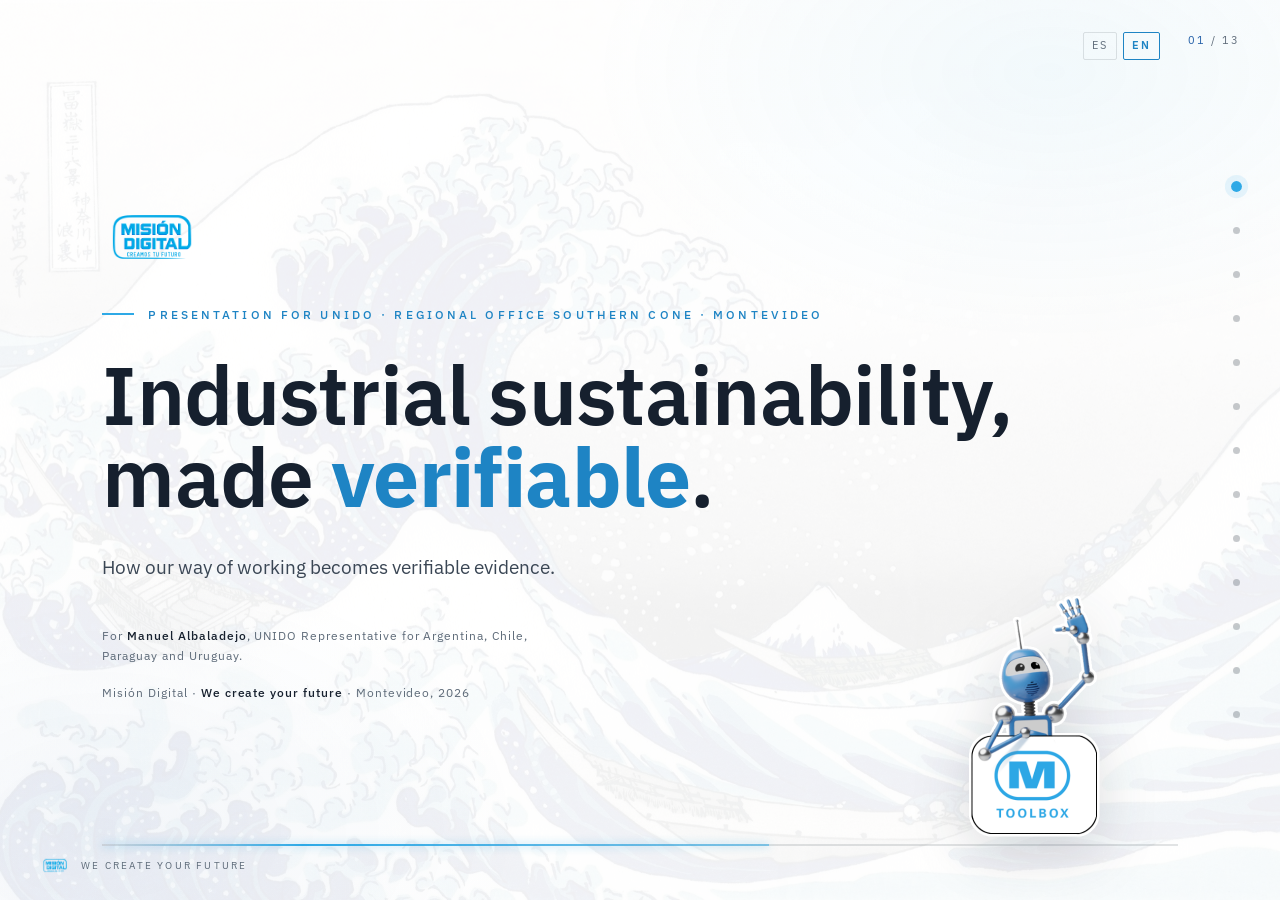
<file: index-vert.html>
<!DOCTYPE html>
<html lang="en">
<head>
<meta charset="utf-8">
<meta name="viewport" content="width=device-width, initial-scale=1, viewport-fit=cover">
<title>[VERTICAL] Misión Digital · Presentation for UNIDO · Southern Cone</title>
<meta name="description" content="Misión Digital. How our way of working becomes verifiable evidence. For the UNIDO Regional Office for the Southern Cone.">

<link rel="preconnect" href="https://fonts.googleapis.com">
<link rel="preconnect" href="https://fonts.gstatic.com" crossorigin>
<link href="https://fonts.googleapis.com/css2?family=IBM+Plex+Sans:wght@300;400;500;600;700&display=swap" rel="stylesheet">

<style>
/* ════════════════════════════════════════════════════════════════════════
   MISIÓN DIGITAL · ONUDI Cono Sur
   Brand system per Misión Digital Color Scheme Company Design:
   COOLING/WATER family on white. IBM Plex Sans Condensed (display),
   IBM Plex Sans (body), IBM Plex Mono (data). Heating reserved for accents.
   Cyan is the brand primary, teal is the mandate accent.
   ════════════════════════════════════════════════════════════════════════ */
:root {
  /* Surfaces */
  --white:      #FFFFFF;
  --mist:       #F4F8FB;
  --cloud:      #E8F1F7;
  --paper:      #FFFFFF;
  --paper-deep: #F4F8FB;
  --paper-card: #FFFFFF;

  /* Ink */
  --ink:        #16202E;
  --ink-body:   #3A4654;
  --ink-muted:  #5E6B79;
  --rule:       rgba(22, 32, 46, 0.12);
  --rule-strong:rgba(22, 32, 46, 0.24);

  /* COOLING / WATER (primary brand palette, exact RGB from the brand book) */
  --cyan:       #2EA9E6;   /* primary */
  --cyan-deep:  #1E84C4;
  --blue:       #2460A8;   /* secondary */
  --indigo:     #2D3566;   /* dark sections */
  --teal:       #2460A8;   /* repurposed: deeper blue replaces the off-palette green */
  --sea:        #1E84C4;   /* repurposed: cyan-deep replaces the off-palette green */
  --cyan-soft:  rgba(46, 169, 230, 0.10);
  --teal-soft:  rgba(36, 96, 168, 0.10);
  --cyan-glow:  rgba(46, 169, 230, 0.55);

  /* HEATING / FIRE (reserved, accents only) */
  --heat:       #D3731B;
  --heat-2:     #C73C1C;

  /* Legacy aliases so existing markup resolves on-brand */
  --brand:      var(--cyan);
  --brand-deep: var(--cyan-deep);
  --brand-soft: var(--cyan-soft);
  --brand-bright: var(--cyan);
  --slate:      #5E6B79;
  --slate-soft: rgba(94, 107, 121, 0.10);

  --sans-c: "IBM Plex Sans", system-ui, sans-serif;
  --sans:   "IBM Plex Sans", system-ui, sans-serif;
  --mono:   "IBM Plex Sans", system-ui, sans-serif;

  --ease:    cubic-bezier(0.22, 1, 0.36, 1);
  --ease-d:  cubic-bezier(0.16, 1, 0.3, 1);
}

* { margin: 0; padding: 0; box-sizing: border-box; }
html { -webkit-font-smoothing: antialiased; text-rendering: optimizeLegibility; }
body { background: var(--white); color: var(--ink); font-family: var(--sans); font-weight: 400; line-height: 1.6; }
:focus-visible { outline: 2px solid var(--cyan-deep); outline-offset: 3px; }
.skip-link { position: absolute; left: 12px; top: -60px; z-index: 100; background: var(--white); color: var(--cyan-deep); font-family: var(--mono); font-size: 13px; padding: 10px 16px; border: 1px solid var(--rule-strong); border-radius: 3px; transition: top 200ms var(--ease); }
.skip-link:focus { top: 12px; }
::selection { background: var(--cyan-soft); color: var(--ink); }
img { display: block; max-width: 100%; }

.bg-wash {
  position: fixed; inset: 0; z-index: -2; pointer-events: none;
  background:
    radial-gradient(60% 50% at 82% 8%, rgba(46,169,230,0.06) 0%, transparent 60%),
    radial-gradient(55% 50% at 8% 92%, rgba(36,96,168,0.05) 0%, transparent 60%);
}

/* ─── Hokusai wave atmospheric background (8%, full colour, multiply blend) ─── */
.bg-wave { position: fixed; inset: 0; z-index: 0; pointer-events: none; background: url('/assets/great-wave.jpg') center center / cover no-repeat; opacity: 0.06; filter: saturate(1.5); }
body.dark-active .bg-wave { opacity: 0; }

/* ─── Wave opacity comparison panel (test slide) ─── */
.wave-test-grid { display: grid; grid-template-columns: repeat(4, 1fr); gap: 18px; margin-top: 32px; }
.wave-test {
  aspect-ratio: 1;
  background: var(--white) url('https://upload.wikimedia.org/wikipedia/commons/thumb/0/0a/The_Great_Wave_off_Kanagawa.jpg/1920px-The_Great_Wave_off_Kanagawa.jpg') center/cover no-repeat;
  border: 1px solid var(--rule); border-radius: 3px; position: relative;
  filter: saturate(0.55) hue-rotate(-12deg);
}
.wave-test::after {
  content: ""; position: absolute; inset: 0;
  background: var(--white);
  opacity: calc(1 - var(--wave-opacity, 0.08));
}
.wave-test-label {
  position: absolute; bottom: 12px; left: 12px;
  font-family: var(--mono); font-size: 11px; letter-spacing: 0.12em; color: var(--ink);
  background: var(--white); padding: 5px 10px; border: 1px solid var(--rule-strong); border-radius: 2px;
  z-index: 2;
}
.wave-test-sample {
  position: absolute; top: 16px; left: 16px; right: 16px;
  font-family: var(--sans-c); font-weight: 600; font-size: 16px; color: var(--ink); line-height: 1.2;
  z-index: 2;
}

/* ════════════════════════════════════════════════════════════════════════
   CHROME
   ════════════════════════════════════════════════════════════════════════ */
.chrome { position: fixed; inset: 0; z-index: 50; pointer-events: none; }
.progress { position: absolute; top: 0; left: 0; height: 3px; width: 0%; background: linear-gradient(90deg, var(--cyan), var(--blue)); transition: width 800ms var(--ease-d); }
.brandmark { position: absolute; top: 26px; left: 40px; height: 34px; display: flex; align-items: center; }
.brandmark img { height: 100%; width: auto; }
.brandmark .wm { display: none; }
.counter { position: absolute; top: 32px; right: 40px; font-family: var(--mono); font-size: 11px; letter-spacing: 0.18em; color: var(--ink-muted); }
.counter .now { color: var(--blue); }
.dot-nav { position: absolute; right: 22px; top: 50%; transform: translateY(-50%); display: flex; flex-direction: column; gap: 0; pointer-events: auto; }
.dot-nav button { position: relative; width: 44px; height: 44px; border-radius: 50%; border: none; padding: 0; background: transparent; cursor: pointer; display: flex; align-items: center; justify-content: center; }
.dot-nav button::before { content: ""; width: 7px; height: 7px; border-radius: 50%; background: var(--rule-strong); transition: all 380ms var(--ease); }
.dot-nav button.active::before { background: var(--cyan); transform: scale(1.55); box-shadow: 0 0 0 4px var(--cyan-soft); }
.dot-nav button:hover::before { background: var(--blue); }
.dot-nav button:focus-visible { outline: 2px solid var(--cyan-deep); outline-offset: -6px; border-radius: 50%; }
body.dark-active .chrome .counter { color: rgba(255,255,255,0.7); }
body.dark-active .chrome .brandmark .blue { display: none; }
body.dark-active .chrome .brandmark .white { display: block !important; }

/* ════════════════════════════════════════════════════════════════════════
   SLIDE SKELETON
   ════════════════════════════════════════════════════════════════════════ */
.deck { position: relative; z-index: 1; scroll-snap-type: y proximity; height: 100vh; overflow-y: scroll; scroll-behavior: smooth; }
.deck::-webkit-scrollbar { width: 0; }
.slide {
  position: relative; min-height: 100vh; min-height: 100dvh;
  scroll-snap-align: start;
  padding: 116px 8vw 104px;
  display: flex; flex-direction: column; justify-content: center;
  isolation: isolate;
  background: transparent;
}
.slide.alt { background: transparent; }
.slide.dark { background: var(--indigo); color: #fff; }
.slide.cover { background: transparent; }
.slide-inner { width: 100%; max-width: 1100px; margin: 0 auto; }

/* ─── Kicker ─── */
.kicker { font-family: var(--mono); font-size: 12px; letter-spacing: 0.26em; text-transform: uppercase; color: var(--cyan-deep); font-weight: 500; display: flex; align-items: center; gap: 14px; margin-bottom: 30px; }
.kicker::before { content: ""; width: 32px; height: 2px; background: var(--cyan); }
.kicker.teal { color: var(--teal); }
.kicker.teal::before { background: var(--teal); }
.slide.dark .kicker { color: #6FD0F5; }
.slide.dark .kicker::before { background: #6FD0F5; }

/* ─── Display type: IBM Plex Sans Condensed ─── */
.h1 { font-family: var(--sans-c); font-weight: 600; font-size: clamp(44px, 6.4vw, 104px); line-height: 1.0; letter-spacing: -0.01em; color: var(--ink); text-wrap: balance; }
.h2 { font-family: var(--sans-c); font-weight: 600; font-size: clamp(32px, 4.4vw, 64px); line-height: 1.04; letter-spacing: -0.005em; color: var(--ink); text-wrap: balance; margin-bottom: 28px; }
.slide.dark .h1, .slide.dark .h2 { color: #fff; }
.h1 .em, .h2 .em { color: var(--cyan-deep); font-weight: 700; }
.slide.dark .h1 .em, .slide.dark .h2 .em { color: #6FD0F5; }
.lead { font-family: var(--sans); font-weight: 400; font-size: clamp(18px, 1.5vw, 23px); line-height: 1.58; color: var(--ink-body); max-width: 58ch; }
.slide.dark .lead { color: rgba(255,255,255,0.86); }
.body { font-family: var(--sans); font-size: 18px; line-height: 1.62; color: var(--ink-body); max-width: 60ch; }
.body em { font-style: normal; font-weight: 600; color: var(--ink); }
.slide.dark .body { color: rgba(255,255,255,0.84); }

.mono { font-family: var(--mono); font-size: 12px; letter-spacing: 0.08em; color: var(--ink-muted); }
.tagline { margin-top: 34px; font-family: var(--sans-c); font-weight: 500; font-size: 16px; letter-spacing: 0.02em; color: var(--ink-muted); }

.chips { display: flex; flex-wrap: wrap; gap: 12px; margin-top: 30px; }
.chip { font-family: var(--mono); font-size: 11px; letter-spacing: 0.16em; text-transform: uppercase; color: var(--blue); padding: 8px 16px; border: 1px solid var(--cyan-soft); border-radius: 2px; background: var(--cyan-soft); }

/* honest aside */
.aside { margin-top: 30px; padding: 18px 24px; border-left: 3px solid var(--slate); background: var(--slate-soft); border-radius: 0 3px 3px 0; max-width: 60ch; font-size: 15.5px; line-height: 1.6; color: var(--ink-body); }
.aside .lbl { font-family: var(--mono); font-size: 10px; letter-spacing: 0.2em; text-transform: uppercase; color: var(--slate); display: block; margin-bottom: 7px; }
.slide.dark .aside { background: rgba(255,255,255,0.07); border-left-color: rgba(255,255,255,0.4); color: rgba(255,255,255,0.82); }
.slide.dark .aside .lbl { color: rgba(255,255,255,0.6); }

/* pull quote */
.pq { margin-top: 40px; max-width: 52ch; }
.pq .q { font-family: var(--sans-c); font-weight: 500; font-size: clamp(20px,1.9vw,28px); line-height: 1.3; color: var(--ink); }
.pq .by { margin-top: 14px; font-family: var(--mono); font-size: 11px; letter-spacing: 0.16em; text-transform: uppercase; color: var(--ink-muted); display: flex; align-items: center; gap: 12px; }
.pq .by::before { content: ""; width: 22px; height: 2px; background: var(--cyan); }

/* ─── Reveals ─── */
.r-up { opacity: 0; transform: translateY(26px); transition: opacity 1s var(--ease), transform 1.1s var(--ease-d); }
.r-fade { opacity: 0; transition: opacity 1.1s var(--ease); }
.r-line { opacity: 0; transform: translateY(12px); transition: opacity 0.8s var(--ease), transform 0.9s var(--ease-d); }
.slide.in .r-up, .slide.in .r-fade, .slide.in .r-line { opacity: 1; transform: none; }
.slide.in [data-delay] { transition-delay: var(--d, 0s); }
.mask-rows .row { display: block; overflow: hidden; padding-bottom: 22px; margin-bottom: -22px; }
.mask-rows .row > span { display: inline-block; transform: translateY(110%); transition: transform 0.9s var(--ease-d); }
.sig-keep { white-space: nowrap; }
.slide.in .mask-rows .row > span { transform: translateY(0); }
.slide.in .mask-rows .row:nth-child(2) > span { transition-delay: 0.08s; }

/* signature underline */
.sig-wrap { display: inline-block; position: relative; }
.sig-path { stroke: var(--cyan); stroke-width: 3; fill: none; stroke-linecap: round; stroke-linejoin: round; stroke-dasharray: 760; stroke-dashoffset: 760; transition: stroke-dashoffset 1.4s var(--ease-d) 0.4s; }
.slide.in .sig-path { stroke-dashoffset: 0; }

/* data line motif */
.data-line { position: absolute; left: 8vw; right: 8vw; bottom: 54px; height: 2px; }
.data-line .track { position: absolute; inset: 0; background: var(--rule); }
.data-line .lit { position: absolute; left: 0; top: 0; height: 2px; width: 0; background: linear-gradient(90deg, transparent, var(--cyan) 30%, var(--cyan-glow)); box-shadow: 0 0 8px var(--cyan-glow); transition: width 1.8s var(--ease-d) 0.8s; }
.slide.in .data-line.broken .lit { width: 62%; }
.slide.in .data-line.whole .lit { width: 100%; transition-duration: 2.1s; }

.stamp { display: inline-flex; align-items: center; gap: 9px; font-family: var(--mono); font-size: 12px; letter-spacing: 0.04em; color: var(--ink); background: var(--white); border: 1px solid var(--rule-strong); border-radius: 3px; padding: 8px 13px; box-shadow: 0 8px 24px rgba(22,32,46,0.08); opacity: 0; transform: scale(0.96); transform-origin: left center; transition: opacity 0.4s ease 1s, transform 0.4s var(--ease-d) 1s; }
.slide.in .stamp { opacity: 1; transform: scale(1); }
.stamp .dot { width: 7px; height: 7px; border-radius: 50%; background: var(--cyan); box-shadow: 0 0 7px var(--cyan-glow); }

/* ════════════════════════════════════════════════════════════════════════
   COVER + CLOSE
   ════════════════════════════════════════════════════════════════════════ */
.cover-logo { height: 56px; margin-bottom: 40px; }
.cover-logo img { height: 100%; width: auto; }
.cover-meta { margin-top: 44px; display: flex; flex-direction: column; gap: 8px; }
.cover-for { font-family: var(--mono); font-size: 12px; letter-spacing: 0.08em; color: var(--ink-muted); max-width: 62ch; line-height: 1.7; }
.cover-for b { color: var(--ink); font-weight: 500; }

/* ════════════════════════════════════════════════════════════════════════
   COMPONENTS
   ════════════════════════════════════════════════════════════════════════ */
.def-grid { display: grid; grid-template-columns: repeat(3, 1fr); gap: 22px; margin-top: 12px; }
.def-card { background: var(--white); border: 1px solid var(--rule); border-top: 3px solid var(--cyan); padding: 26px 24px 28px; border-radius: 3px; display: flex; flex-direction: column; gap: 12px; box-shadow: 0 10px 30px rgba(22,32,46,0.05); }
.def-card.ods { border-top-color: var(--teal); }
.def-card .dt { font-family: var(--sans-c); font-weight: 600; font-size: 24px; color: var(--ink); }
.def-card.ods .dt { color: var(--teal); }
.def-card .dd { font-size: 14.5px; line-height: 1.55; color: var(--ink-body); }
.def-card .src { font-family: var(--mono); font-size: 10px; letter-spacing: 0.1em; text-transform: uppercase; color: var(--ink-muted); margin-top: auto; padding-top: 12px; border-top: 1px solid var(--rule); }
.def-foot { margin-top: 30px; font-family: var(--sans-c); font-weight: 500; font-size: clamp(19px,1.8vw,26px); color: var(--ink); text-align: center; }
.def-foot b { color: var(--teal); font-weight: 700; }

/* diptych */
.dip { display: grid; grid-template-columns: 1fr 1fr; gap: 26px; margin-top: 14px; }
.dip .pane { border: 1px solid var(--rule); border-radius: 3px; padding: 26px; background: var(--white); display: flex; flex-direction: column; gap: 16px; min-height: 220px; }
.dip .pane.paper { background: repeating-linear-gradient(0deg, #fbfcfd, #fbfcfd 27px, #eef2f6 28px); }
.dip .pane .pane-lbl { font-family: var(--mono); font-size: 10px; letter-spacing: 0.18em; text-transform: uppercase; color: var(--ink-muted); }
.dip .pane.paper .scribble { font-family: var(--sans-c); font-weight: 400; color: var(--slate); font-size: 17px; line-height: 1.8; text-decoration: line-through; text-decoration-color: color-mix(in srgb, var(--heat-2) 45%, transparent); }
.dip .pane.digital { border-top: 3px solid var(--cyan); }
.dip .pane.digital .rec-row { display: flex; align-items: center; gap: 12px; font-family: var(--mono); font-size: 13px; color: var(--ink); padding: 9px 0; border-bottom: 1px solid var(--rule); }
.dip .pane.digital .rec-row .tick { color: var(--blue); }
.dip .foot-pair { display: grid; grid-template-columns: 1fr 1fr; gap: 26px; margin-top: 14px; }
.dip-foot { font-family: var(--mono); font-size: 11px; letter-spacing: 0.04em; color: var(--ink-muted); }
.dip-foot.ok { color: var(--blue); }

/* two-part */
.two { display: grid; grid-template-columns: 1fr 1fr; gap: 26px; margin-top: 10px; }
.two .panel { border: 1px solid var(--rule); border-radius: 3px; padding: 28px; background: var(--white); }
.two .panel h3 { font-family: var(--mono); font-size: 12px; font-weight: 500; letter-spacing: 0.2em; text-transform: uppercase; color: var(--blue); margin-bottom: 14px; }
.two .panel .pt { font-family: var(--sans-c); font-weight: 600; font-size: 21px; color: var(--ink); margin-bottom: 12px; }
.two .panel .pd { font-size: 15px; line-height: 1.55; color: var(--ink-body); }
.two .panel .pl { margin-top: 16px; font-family: var(--mono); font-size: 11px; color: var(--ink-muted); padding-top: 12px; border-top: 1px solid var(--rule); }
.two-mid { text-align: center; margin-top: 26px; font-family: var(--sans-c); font-weight: 500; font-size: clamp(18px,1.7vw,24px); color: var(--ink); }

/* columns */
.cols3 { display: grid; grid-template-columns: repeat(3,1fr); gap: 30px; margin-top: 10px; }
.col h3 { font-family: var(--mono); font-size: 11px; font-weight: 500; letter-spacing: 0.18em; text-transform: uppercase; color: var(--blue); margin-bottom: 16px; padding-bottom: 10px; border-bottom: 1px solid var(--rule); }
.col ul { list-style: none; display: flex; flex-direction: column; gap: 10px; }
.col li { font-size: 15.5px; color: var(--ink-body); display: flex; gap: 10px; }
.col li::before { content: ""; flex: 0 0 auto; width: 6px; height: 6px; border-radius: 50%; background: var(--cyan); margin-top: 8px; }
.col li .yr { font-family: var(--mono); color: var(--ink-muted); font-size: 12px; }
.col.portfolio li::before { background: var(--teal); }

/* 8 tabs */
.tabs { margin-top: 14px; }
.tab-phases { display: flex; gap: 8px; margin-bottom: 14px; flex-wrap: wrap; }
.tab-phase { font-family: var(--mono); font-size: 10px; letter-spacing: 0.16em; text-transform: uppercase; color: var(--ink-muted); padding: 5px 12px; border: 1px solid var(--rule); border-radius: 999px; }
.tab-strip { display: grid; grid-template-columns: repeat(8, 1fr); border: 1px solid var(--rule); border-radius: 4px; overflow: hidden; background: var(--white); }
.tab { padding: 18px 12px; border-right: 1px solid var(--rule); cursor: pointer; transition: background 280ms var(--ease); position: relative; }
.tab:last-child { border-right: none; }
.tab:hover, .tab.active { background: var(--cyan-soft); }
.tab .rn { font-family: var(--sans-c); font-weight: 600; font-size: 22px; color: var(--ink-muted); transition: color 280ms; }
.tab:hover .rn, .tab.active .rn { color: var(--cyan-deep); }
.tab .tn { font-family: var(--mono); font-size: 10px; letter-spacing: 0.02em; text-transform: uppercase; color: var(--ink); margin-top: 8px; line-height: 1.3; }
.tab.measure .rn { color: var(--teal); }
.tab .pip { position: absolute; bottom: 8px; left: 12px; width: 6px; height: 6px; border-radius: 50%; background: var(--teal); opacity: 0; }
.tab.measure .pip { opacity: 1; }
.tab-panel { overflow: hidden; max-height: 0; transition: max-height 380ms var(--ease-d); border: 1px solid transparent; }
.tab-panel.open { max-height: 280px; margin-top: 14px; border-color: var(--rule); border-radius: 4px; background: var(--white); }
.tab-panel .tp-inner { padding: 24px 26px; }
.tab-panel .tp-title { font-family: var(--sans-c); font-weight: 600; font-size: 22px; color: var(--ink); margin-bottom: 10px; }
.tab-panel .tp-body { font-size: 15px; color: var(--ink-body); line-height: 1.6; max-width: 66ch; }
.tab-panel .tp-sample { font-family: var(--mono); font-size: 12px; color: var(--blue); margin-top: 14px; }
.tab-foot { margin-top: 18px; font-family: var(--mono); font-size: 12px; letter-spacing: 0.04em; color: var(--ink-muted); display: flex; align-items: center; gap: 10px; }
.tab-foot::before { content: ""; width: 18px; height: 2px; background: var(--cyan); }

/* zoom field */
/* ─── Zoom-out 3D viz (Aggregation Cascade, three strata, grid layout) ─── */
.zoom-viz { position: relative; width: 100%; margin: 28px 0 8px; font-family: var(--sans); color: var(--ink); }
.zv-stage {
  position: relative;
  display: grid;
  grid-template-rows: 1.4fr 0.9fr 0.5fr;
  gap: 36px;
  min-height: 520px;
  padding: 36px 36px 24px;
  border-top: 1px solid var(--rule);
  border-bottom: 1px solid var(--rule);
  background: linear-gradient(180deg, rgba(255,255,255,0) 0%, rgba(36,96,168,0.025) 100%);
  perspective: 1400px;
  perspective-origin: 50% 45%;
  overflow: hidden;
}
.zv-stratum {
  position: relative;
  display: flex;
  align-items: end;
  justify-content: center;
  transform-style: preserve-3d;
  transform: rotateX(8deg);
}
.zv-stratum::after {
  content: "";
  position: absolute;
  left: 6%; right: 6%; bottom: -18px;
  height: 1px;
  background: linear-gradient(90deg, transparent 0%, rgba(36,96,168,0.22) 30%, rgba(36,96,168,0.32) 50%, rgba(36,96,168,0.22) 70%, transparent 100%);
}
.zv-stratum-label {
  position: absolute;
  left: 8px;
  top: 8px;
  font-family: var(--mono);
  font-size: 9.5px;
  letter-spacing: 0.18em;
  text-transform: uppercase;
  color: var(--ink-muted);
  line-height: 1.35;
  z-index: 3;
}
.zv-stratum-label b { display: block; color: var(--cyan-deep); font-weight: 500; margin-bottom: 3px; }
.zv-stratum-label span { font-family: var(--sans-c); font-size: 12.5px; color: var(--ink); font-weight: 500; letter-spacing: 0.01em; text-transform: none; }
/* Stratum III - Sector stacks (3D extruded blocks) */
.zv-stacks {
  display: flex;
  align-items: end;
  gap: 38px;
  height: 100%;
  padding-bottom: 26px;
  transform-style: preserve-3d;
}
.zv-stack {
  position: relative;
  width: 38px;
  height: var(--h, 80px);
  transform-style: preserve-3d;
  opacity: 0;
  transform: translateY(24px) scaleY(0.6);
  transform-origin: bottom center;
  transition: opacity 0.9s ease, transform 1.1s var(--ease-d);
  transition-delay: var(--bd, 0.5s);
}
.slide.in .zv-stack { opacity: 1; transform: translateY(0) scaleY(1); }
.zv-stack--feature { width: 46px; }
.zv-stack-front, .zv-stack-side, .zv-stack-top { position: absolute; }
.zv-stack-front {
  inset: 0;
  background: linear-gradient(180deg, var(--cyan) 0%, var(--cyan-deep) 100%);
  border: 1px solid rgba(46,169,230,0.85);
  border-top: 1px solid rgba(255,255,255,0.45);
  transform: translateZ(18px);
  box-shadow: 0 6px 18px rgba(36,96,168,0.18);
}
.zv-stack--feature .zv-stack-front { transform: translateZ(23px); }
.zv-stack-side {
  left: 100%; top: 0;
  width: 18px; height: 100%;
  background: linear-gradient(90deg, var(--cyan-deep) 0%, var(--blue) 100%);
  border: 1px solid rgba(36,96,168,0.6);
  transform: rotateY(90deg);
  transform-origin: left center;
}
.zv-stack--feature .zv-stack-side { width: 23px; }
.zv-stack-top {
  left: 0; top: 0;
  width: 100%; height: 18px;
  background: linear-gradient(135deg, rgba(46,169,230,0.85) 0%, rgba(36,96,168,0.85) 100%);
  border: 1px solid rgba(46,169,230,0.65);
  transform: rotateX(90deg) translateZ(18px) translateY(-18px);
  transform-origin: top center;
}
.zv-stack--feature .zv-stack-top { height: 23px; transform: rotateX(90deg) translateZ(23px) translateY(-23px); }
.zv-stack-tag {
  position: absolute;
  top: calc(100% + 16px);
  left: 50%;
  transform: translateX(-50%) translateZ(0);
  font-family: var(--mono);
  font-size: 9.5px;
  letter-spacing: 0.06em;
  color: var(--ink-muted);
  white-space: nowrap;
  text-transform: uppercase;
}
.zv-stack--feature .zv-stack-tag { color: var(--cyan-deep); font-weight: 600; }
/* Stratum II - Work order clusters */
.zv-clusters {
  display: flex;
  flex-wrap: wrap;
  justify-content: center;
  align-items: center;
  gap: 18px 24px;
  max-width: 580px;
  padding: 14px;
  transform-style: preserve-3d;
}
.zv-cluster {
  width: 18px; height: 18px;
  background: linear-gradient(135deg, var(--cyan) 0%, var(--cyan-deep) 100%);
  border: 1px solid rgba(46,169,230,0.65);
  box-shadow: 0 4px 12px rgba(36,96,168,0.28), inset 0 0 0 1px rgba(255,255,255,0.18);
  transform-style: preserve-3d;
  transform: translateZ(var(--z, 0));
  opacity: 0;
  transition: opacity 0.8s ease;
  transition-delay: var(--bd, 0.5s);
  animation: zv-cluster-bob 6s ease-in-out infinite;
  animation-delay: var(--d, 0s);
}
.slide.in .zv-cluster { opacity: 1; }
@keyframes zv-cluster-bob {
  0%, 100% { transform: translateZ(var(--z, 0)) translateY(0); }
  50%      { transform: translateZ(calc(var(--z, 0px) + 4px)) translateY(-3px); }
}
/* Stratum I - Particle field */
.zv-particles {
  position: relative;
  width: 100%;
  max-width: 640px;
  height: 50px;
}
.zv-particle {
  position: absolute;
  width: 3px; height: 3px;
  border-radius: 50%;
  background: var(--cyan);
  box-shadow: 0 0 5px rgba(46,169,230,0.85);
  opacity: 0;
  transition: opacity 0.6s ease;
  transition-delay: var(--bd, 0.6s);
  animation: zv-twinkle 4s ease-in-out infinite;
  animation-delay: var(--d, 0s);
}
.zv-particle--dim { background: var(--ink-muted); box-shadow: none; }
.zv-particle--deep { background: var(--blue); box-shadow: 0 0 3px rgba(36,96,168,0.6); }
.slide.in .zv-particle { opacity: 0.78; }
.slide.in .zv-particle--dim { opacity: 0.42; }
.slide.in .zv-particle--deep { opacity: 0.65; }
@keyframes zv-twinkle {
  0%, 100% { opacity: 1; }
  50%      { opacity: 0.38; }
}
/* Legend */
.zv-legend {
  display: grid;
  grid-template-columns: 1fr 1fr 1fr;
  gap: 22px;
  margin: 26px 0 10px;
  padding-top: 16px;
  border-top: 1px solid var(--rule);
}
.zv-legend-row {
  display: flex;
  align-items: flex-start;
  gap: 12px;
  font-family: var(--sans);
  font-size: 13px;
  line-height: 1.55;
  color: var(--ink-body);
}
.zv-legend-k {
  flex: 0 0 auto;
  display: inline-flex;
  align-items: center; justify-content: center;
  width: 26px; height: 26px;
  border-radius: 50%;
  background: var(--cyan-soft);
  color: var(--cyan-deep);
  font-family: var(--mono);
  font-size: 11px;
  font-weight: 500;
  margin-top: 1px;
}
.zv-legend-t b { color: var(--ink); font-weight: 600; display: block; margin-bottom: 2px; }
.zv-legend-t span { color: var(--ink-muted); font-size: 12px; }
.zv-caption {
  font-family: var(--mono);
  font-size: 11px;
  letter-spacing: 0.04em;
  color: var(--ink-muted);
  margin: 10px 0 0;
  max-width: 640px;
  line-height: 1.6;
}
/* ─── s10 floating reports (Style A: minimalist diagrams) ─── */
.zv-reports { position: absolute; inset: 0; pointer-events: none; transform-style: preserve-3d; z-index: 4; }
.zv-report {
  position: absolute; width: 96px; padding: 9px 10px 14px;
  background: rgba(255,255,255,0.97);
  border: 1px solid rgba(36,96,168,0.32);
  border-radius: 3px;
  box-shadow: 0 10px 28px rgba(36,96,168,0.16), 0 1px 3px rgba(22,32,46,0.06);
  transform-style: preserve-3d;
  opacity: 0;
  transition: opacity 0.9s ease;
  transition-delay: var(--bd, 1.0s);
  animation: zv-report-float 9s ease-in-out infinite;
  animation-delay: var(--d, 0s);
}
.slide.in .zv-report { opacity: 1; }
@keyframes zv-report-float {
  0%, 100% { transform: translate3d(0, 0, var(--zoff, 30px)); }
  50%      { transform: translate3d(2px, -6px, calc(var(--zoff, 30px) + 6px)); }
}
.zv-report-title { display: block; height: 9px; background: linear-gradient(90deg, var(--cyan), var(--cyan-deep)); border-radius: 1.5px; margin-bottom: 7px; width: 60%; }
.zv-report-row { display: block; height: 2.5px; background: rgba(36,96,168,0.18); border-radius: 1px; margin: 4px 0; }
.zv-report-row.short { width: 45%; }
.zv-report-row.mid { width: 72%; }
.zv-report-row.long { width: 92%; }
.zv-report-checks { display: flex; gap: 5px; margin-top: 8px; }
.zv-rcheck { width: 6px; height: 6px; border-radius: 50%; background: var(--cyan); box-shadow: 0 0 0 1px rgba(36,96,168,0.25); }
.zv-report-bars { display: flex; align-items: end; gap: 3px; height: 22px; margin-top: 6px; }
.zv-report-bars span { flex: 1; background: linear-gradient(180deg, var(--cyan), var(--cyan-deep)); border-radius: 1px 1px 0 0; }
.zv-report-label {
  position: absolute; bottom: -18px; left: 0; right: 0;
  font-family: var(--mono); font-size: 8px; letter-spacing: 0.14em;
  color: var(--cyan-deep); text-transform: uppercase; text-align: center;
}
.zv-report--field   { right: 14%;  bottom: 4%;  --zoff: 40px; transform: translateZ(40px) rotateY(-4deg); }
.zv-report--office  { left: 8%;    top: 38%;    --zoff: 20px; transform: translateZ(20px) rotateY(6deg); }
.zv-report--sector  { right: 6%;   top: 6%;     --zoff: 50px; transform: translateZ(50px) rotateY(-3deg); }


/* ─── s11 three diverging streams (one record → three recipients) ─── */
.streams { width: 100%; max-width: 800px; margin: 6px auto 14px; height: 90px; pointer-events: none; }
.streams svg { width: 100%; height: 100%; }
.streams .strm-source { opacity: 0; transition: opacity 0.6s ease 0.4s; }
.slide.in .streams .strm-source { opacity: 1; }
.streams .strm-path { stroke-dasharray: 480; stroke-dashoffset: 480; transition: stroke-dashoffset 1.6s var(--ease-d) 0.6s; }
.slide.in .streams .strm-path { stroke-dashoffset: 0; }
.streams .strm-path:nth-of-type(2) { transition-delay: 0.8s; }
.streams .strm-path:nth-of-type(3) { transition-delay: 1.0s; }


/* ─── Zoom-out bar chart (legacy, superseded by .zoom-viz) ─── */
.zoom-chart { margin-top: 36px; max-width: 760px; }

.zoom-chart .zc-grid {
  display: grid; grid-template-columns: repeat(5, 1fr); gap: 22px;
  align-items: end; height: 220px; padding-bottom: 6px;
  border-bottom: 1px solid var(--rule-strong);
  position: relative;
}
.zoom-chart .zc-grid::before, .zoom-chart .zc-grid::after {
  content: ""; position: absolute; left: 0; right: 0;
  border-top: 1px dashed var(--rule);
  font-family: var(--mono); font-size: 10px; letter-spacing: 0.1em; color: var(--ink-muted);
}
.zoom-chart .zc-grid::before { top: 25%; }
.zoom-chart .zc-grid::after  { top: 50%; }
.zoom-chart .zc-bar { position: relative; height: 100%; display: flex; flex-direction: column; justify-content: flex-end; align-items: center; }
.zoom-chart .zc-fill {
  width: 100%; max-width: 68px;
  height: 0;
  background: linear-gradient(180deg, var(--cyan) 0%, var(--cyan-deep) 100%);
  border-radius: 3px 3px 0 0;
  transition: height 1.4s var(--ease-d) var(--bd, 0.3s);
  box-shadow: 0 -2px 10px var(--cyan-soft);
}
.slide.in .zoom-chart .zc-fill { height: var(--h, 100%); }
.zoom-chart .zc-num {
  position: absolute; top: -28px; left: 50%; transform: translateX(-50%);
  font-family: var(--sans-c); font-weight: 600; font-size: 16px; color: var(--ink);
  white-space: nowrap;
  opacity: 0; transition: opacity 0.6s ease var(--nd, 1.4s);
}
.slide.in .zoom-chart .zc-num { opacity: 1; }
.zoom-chart .zc-cap {
  position: absolute; top: calc(100% + 14px); left: 50%; transform: translateX(-50%);
  text-align: center; line-height: 1.45; white-space: nowrap;
}
.zoom-chart .zc-cat {
  font-family: var(--sans-c); font-weight: 600; font-size: 12.5px;
  color: var(--ink); text-transform: uppercase; letter-spacing: 0.08em;
}
.zoom-chart .zc-sub {
  display: block; margin-top: 4px;
  font-family: var(--mono); font-size: 10px; letter-spacing: 0.05em; color: var(--ink-muted);
}
.zoom-chart .zc-foot {
  margin-top: 78px;
  font-family: var(--sans); font-size: 14.5px; line-height: 1.6; color: var(--ink-body);
  max-width: 64ch; padding-left: 16px; border-left: 2px solid var(--cyan);
}
.zoom-chart .zc-foot b { color: var(--ink); font-weight: 600; }
.zoom-chart .zc-note {
  margin-top: 14px;
  font-family: var(--mono); font-size: 10px; letter-spacing: 0.08em; color: var(--ink-muted);
  text-transform: uppercase;
}

/* three voices */
.voices { display: grid; grid-template-columns: repeat(3,1fr); gap: 22px; margin-top: 16px; }
.voice { border: 1px solid var(--rule); border-radius: 3px; padding: 24px; background: var(--white); text-align: center; }
.voice .vn { font-family: var(--mono); font-size: 12px; letter-spacing: 0.16em; text-transform: uppercase; color: var(--ink); margin-bottom: 10px; }
.voice .vd { font-size: 14px; color: var(--ink-body); line-height: 1.5; }
.voice.gov { border-top: 3px solid var(--teal); cursor: pointer; }
.voice.gov .vn { color: var(--teal); }
.voice.gov .cycle { margin-top: 12px; font-family: var(--mono); font-size: 11px; color: var(--teal); border: 1px dashed var(--teal); border-radius: 999px; padding: 5px 12px; display: inline-block; }

/* big number */
.big-num { font-family: var(--sans-c); font-weight: 600; font-size: clamp(120px, 20vw, 280px); line-height: 0.86; color: var(--cyan-deep); letter-spacing: -0.02em; font-variant-numeric: tabular-nums; }
.big-sub { font-family: var(--mono); font-size: 14px; letter-spacing: 0.2em; text-transform: uppercase; color: var(--ink-muted); margin-top: 6px; }

/* cartera */
.cartera { display: grid; grid-template-columns: repeat(3,1fr); gap: 22px; margin-top: 14px; }
.cart { border: 1px solid var(--rule); border-radius: 3px; padding: 24px; background: var(--white); position: relative; display: flex; flex-direction: column; gap: 12px; }
.cart .cl { font-family: var(--mono); font-size: 11px; letter-spacing: 0.14em; text-transform: uppercase; color: var(--teal); padding-right: 96px; padding-top: 4px; }
.cart .cb { font-size: 15px; line-height: 1.55; color: var(--ink-body); }
.cart .clink { font-family: var(--mono); font-size: 11px; color: var(--ink-muted); margin-top: auto; padding-top: 12px; border-top: 1px solid var(--rule); }
.cart .clink b { color: var(--blue); font-weight: 500; }
.ribbon { position: absolute; top: 16px; right: -1px; font-family: var(--mono); font-size: 9px; letter-spacing: 0.14em; text-transform: uppercase; background: var(--blue); color: #fff; padding: 4px 10px; border-radius: 2px 0 0 2px; }

/* landscape */
.landscape { display: grid; grid-template-columns: repeat(2,1fr); gap: 18px 40px; margin-top: 18px; }
.land { display: flex; gap: 16px; padding: 18px 0; border-top: 1px solid var(--rule); }
.land .ln { font-family: var(--sans-c); font-weight: 600; font-size: 26px; color: var(--blue); line-height: 1; }
.land .lt { font-family: var(--sans-c); font-weight: 600; font-size: 16px; color: var(--ink); margin-bottom: 5px; }
.land .lb { font-size: 14px; color: var(--ink-body); line-height: 1.5; }

/* balance */
.scale { display: grid; grid-template-columns: 1fr 1fr; gap: 26px; margin-top: 16px; }
.pan { border: 1px solid var(--rule); border-radius: 3px; padding: 26px; }
.pan { border-top: 3px solid var(--slate); }
.pan h3 { font-family: var(--mono); font-size: 11px; font-weight: 500; letter-spacing: 0.18em; text-transform: uppercase; color: var(--slate); margin-bottom: 16px; }
.pan ul { list-style: none; display: flex; flex-direction: column; gap: 12px; }
.pan li { font-size: 15px; line-height: 1.5; color: var(--ink-body); display: flex; gap: 10px; }
.pan li::before { content: ""; flex: 0 0 auto; width: 6px; height: 6px; border-radius: 50%; background: var(--slate); margin-top: 8px; }
.pan.is li::before { background: var(--cyan); }
.scale-close { margin-top: 28px; text-align: center; font-family: var(--sans-c); font-weight: 500; font-size: clamp(17px,1.6vw,23px); color: var(--ink); }

/* bridge */
.bridge { margin-top: 18px; display: flex; flex-direction: column; }
.brow { display: grid; grid-template-columns: 1fr 64px 1fr; align-items: center; padding: 16px 0; border-bottom: 1px solid var(--rule); }
.brow:first-child { border-top: 1px solid var(--rule); }
.brow .bl { text-align: right; font-size: 15.5px; color: var(--ink); font-weight: 500; }
.brow .br { text-align: left; font-size: 15.5px; color: var(--ink-body); }
.brow .bc { display: flex; align-items: center; justify-content: center; }
.brow .bc svg { width: 64px; height: 14px; }
.brow .bc path { stroke: var(--teal); stroke-width: 2; fill: none; stroke-dasharray: 64; stroke-dashoffset: 64; transition: stroke-dashoffset 0.7s var(--ease-d); }
.slide.in .brow .bc path { stroke-dashoffset: 0; }
.bridge-foot { margin-top: 24px; text-align: center; font-family: var(--sans-c); font-weight: 500; font-size: clamp(17px,1.6vw,23px); color: var(--ink); }

/* close logo */
.close-logo { height: 44px; margin-top: 28px; }
.close-logo img { height: 100%; width: auto; }

/* ─── Persistent brand lockup (bottom-left) ─── */
.brandfoot { position: absolute; bottom: 26px; left: 40px; display: flex; align-items: center; gap: 11px; font-family: var(--mono); font-size: 10px; letter-spacing: 0.22em; text-transform: uppercase; color: var(--ink-muted); }
.brandfoot img { height: 17px; width: auto; opacity: 0.9; }
body.dark-active .chrome .brandfoot { color: rgba(255,255,255,0.6); }
body.dark-active .chrome .brandfoot .blue { display: none; }
body.dark-active .chrome .brandfoot .white { display: inline !important; }
body.hide-brandfoot .chrome .brandfoot { display: none; }
body.cover-active .chrome .brandmark { display: none; }

/* ─── Makkie robot mascot, tasteful per-slide placements ─── */
.robot { position: absolute; z-index: 3; pointer-events: none; opacity: 0; filter: drop-shadow(0 14px 28px rgba(22,32,46,0.16)); transition: opacity 1.1s var(--ease), transform 1.2s var(--ease-d); }
.slide.in .robot { opacity: 1; transform: none; }
.robot.cv { right: 9vw; bottom: 56px; width: clamp(200px, 20vw, 300px); transform: translateY(26px) rotate(2deg); }
.robot.think { right: 5vw; bottom: 40px; width: clamp(170px, 16vw, 240px); transform: translateY(22px); }
.robot.think.left { left: 4vw; right: auto; }
.robot.ok { right: 4vw; bottom: 40px; width: clamp(160px, 15vw, 220px); transform: translateY(22px); }
.robot.ok.right { right: 4vw; left: auto; }
.robot.run { right: 11vw; top: 50%; margin-top: -160px; width: clamp(200px, 19vw, 290px); transform: translateX(18px); }
.robot.stand { right: 9vw; bottom: 56px; width: clamp(200px, 19vw, 290px); transform: translateY(26px); }
@media (max-width: 980px) { .robot { display: none; } }

/* ─── pq hero (slide 2 opener) + context line ─── */
.pq.pq-hero { margin-top: 12px; max-width: 64ch; }
.pq.pq-hero .q { font-size: clamp(28px, 3vw, 44px); line-height: 1.18; color: var(--ink); font-weight: 500; }
.pq.pq-hero .by {
  display: block;
  font-family: var(--sans);
  font-size: 14px;
  font-weight: 400;
  letter-spacing: 0.01em;
  text-transform: none;
  color: var(--ink-muted);
  margin-top: 22px;
  line-height: 1.6;
  max-width: 58ch;
}
.pq.pq-hero .by::before {
  content: "— ";
  background: none;
  width: auto; height: auto;
  color: var(--cyan-deep);
  font-weight: 600;
}
.pq.pq-hero .by i { font-style: italic; color: var(--ink); font-weight: 500; }
.pq.pq-hero .pq-context { margin-top: 20px; font-family: var(--sans); font-size: 15.5px; line-height: 1.6; color: var(--ink-muted); max-width: 58ch; font-style: italic; }

/* ─── pane corner symbols (s4 equation slide, testing X/✓ alongside robot pair) ─── */
.pane-corner-x, .pane-corner-ok {
  position: absolute; top: 14px; right: 18px;
  font-family: var(--sans); font-weight: 700; font-size: 28px; line-height: 1;
}
.pane-corner-x { color: var(--heat-2); }
.pane-corner-ok { color: #22A06D; }
.dip .pane { position: relative; }

/* ─── ensure signature path is visible on dark closing slide ─── */
.slide.dark .sig-path { stroke: #6FD0F5; }

/* ─── Orange accent (≈5%, per brand book), reserved for small details ─── */
.tag-plm { display: inline-flex; align-items: center; gap: 9px; font-family: var(--mono); font-size: 12px; letter-spacing: 0.22em; text-transform: uppercase; color: var(--teal); margin-bottom: 8px; }
.tag-plm::before { content: ""; width: 22px; height: 2px; background: var(--heat); }
.offer-list { list-style: none; margin-top: 26px; display: flex; flex-direction: column; gap: 14px; max-width: 60ch; }
.offer-list li { display: flex; gap: 14px; align-items: baseline; font-size: 17px; line-height: 1.5; color: var(--ink-body); }
.offer-list li b { font-family: var(--sans-c); font-weight: 600; color: var(--ink); }
.offer-list li .om { font-family: var(--mono); font-size: 12px; color: var(--blue); flex: 0 0 auto; width: 22px; }
.offer-head { font-family: var(--sans-c); font-weight: 600; font-size: clamp(20px,2vw,28px); color: var(--ink); margin-top: 6px; }

/* ════════════════════════════════════════════════════════════════════════
   RESPONSIVE + MOTION
   ════════════════════════════════════════════════════════════════════════ */
/* English copy is longer, so s12 body needs to stay clear of the running robot mascot */
#s12 .slide-inner > .body { max-width: 48ch; padding-right: 0; }
#s12 .aside { max-width: 60ch; }

@media (max-width: 880px) {
  .slide { padding: 100px 7vw 84px; }
  .def-grid, .cols3, .voices, .cartera, .two, .dip, .scale, .landscape { grid-template-columns: 1fr; }
  .tab-strip { grid-template-columns: none; grid-auto-flow: column; grid-auto-columns: minmax(96px, 1fr); overflow-x: auto; overflow-y: hidden; -webkit-overflow-scrolling: touch; scroll-snap-type: x proximity; }
  .tab { scroll-snap-align: start; }
  .data-line { left: 7vw; right: 7vw; }
  .zoom-field { grid-template-columns: repeat(8,1fr); }
  .brow { grid-template-columns: 1fr 40px 1fr; }
  .dot-nav { display: none; }
}
@media (prefers-reduced-motion: reduce) {
  * { transition: none !important; animation: none !important; }
  .deck { scroll-behavior: auto; }
  .r-up, .r-fade, .r-line { opacity: 1 !important; transform: none !important; }
  .mask-rows .row > span { transform: none !important; }
  .sig-path { stroke-dashoffset: 0 !important; }
  .data-line .lit { width: 100% !important; }
  .zoom-cell { opacity: 1 !important; transform: none !important; }
  .stamp { opacity: 1 !important; transform: none !important; }
  .brow .bc path { stroke-dashoffset: 0 !important; }
}
@media print { .chrome, .bg-wash, .bg-wave { display: none; } .slide { min-height: auto; page-break-after: always; padding: 40px; } }

/* BEGIN: s4 formula reveal animation (rollback: delete this block) */
.s4-equation { display: inline-flex; flex-wrap: wrap; align-items: baseline; gap: 0.28em; }
.s4-equation .eq-term, .s4-equation .eq-op, .s4-equation .eq-result, .s4-equation .eq-period {
  opacity: 0;
  transform: translateY(8px);
  display: inline-block;
}
.s4-equation .eq-op {
  color: var(--cyan-deep);
  font-weight: 700;
  font-family: var(--sans-c);
  transform: translateY(8px) scale(0.7);
  transform-origin: center;
}
.slide.in .s4-equation .eq-term, .slide.in .s4-equation .eq-op, .slide.in .s4-equation .eq-result, .slide.in .s4-equation .eq-period {
  opacity: 1;
  transform: translateY(0) scale(1);
  transition: opacity 0.6s ease, transform 0.7s var(--ease-d);
}
.slide.in .s4-equation .eq-term:nth-of-type(1) { transition-delay: 0.4s; }
.slide.in .s4-equation .eq-op:nth-of-type(1) { transition-delay: 0.75s; }
.slide.in .s4-equation .eq-term:nth-of-type(2) { transition-delay: 1.05s; }
.slide.in .s4-equation .eq-op:nth-of-type(2) { transition-delay: 1.4s; }
.slide.in .s4-equation .eq-result { transition-delay: 1.7s; }
.slide.in .s4-equation .eq-period { transition-delay: 2.1s; }
.slide.in .s4-equation .eq-result { animation: s4-glow 1.6s ease 2.3s 1; }
.slide.in .s4-equation .eq-op { animation: s4-op-pulse 0.7s ease forwards; }
.slide.in .s4-equation .eq-op:nth-of-type(1) { animation-delay: 0.75s; }
.slide.in .s4-equation .eq-op:nth-of-type(2) { animation-delay: 1.4s; }
@keyframes s4-glow {
  0%, 100% { text-shadow: none; }
  35% { text-shadow: 0 0 18px rgba(46,169,230,0.55), 0 0 32px rgba(36,96,168,0.35); }
}
@keyframes s4-op-pulse {
  0% { color: var(--cyan-deep); }
  40% { color: var(--cyan); text-shadow: 0 0 12px rgba(46,169,230,0.7); }
  100% { color: var(--cyan-deep); text-shadow: none; }
}
/* END: s4 formula reveal animation */

/* BEGIN: s9 tab-sweep highlight (rollback: delete this block + the JS handler) */
.tab.tab--sweeping {
  background: var(--cyan-soft);
  box-shadow: 0 0 0 1px var(--cyan-deep), 0 4px 16px rgba(46,169,230,0.35);
  transform: scale(1.04);
  transition: background 0.12s ease, box-shadow 0.12s ease, transform 0.18s var(--ease-d);
  z-index: 2;
}
.tab.tab--sweeping .rn { color: var(--cyan-deep); }
.tab.tab--sweeping .tn { color: var(--ink); font-weight: 600; }
/* END: s9 tab-sweep highlight */

/* ─── s8 code box (VS Code Dark+ style) ─── */
.codebox {
  background: #1E1E1E;
  border-radius: 8px;
  border: 1px solid #2D2D30;
  overflow: hidden;
  max-width: 720px;
  margin-top: 24px;
  box-shadow: 0 16px 36px rgba(14,23,34,0.18), 0 2px 6px rgba(14,23,34,0.10);
  font-family: "SF Mono", "Menlo", "Monaco", "Consolas", monospace;
}
.codebox-bar {
  display: flex; align-items: center; gap: 8px;
  padding: 10px 14px;
  background: #2D2D30;
  border-bottom: 1px solid #1A1A1C;
}
.cb-dot { width: 11px; height: 11px; border-radius: 50%; display: inline-block; }
.cb-dot--red { background: #FF5F57; }
.cb-dot--yellow { background: #FEBC2E; }
.cb-dot--green { background: #28C840; }
.cb-name {
  margin-left: 8px;
  font-family: "SF Mono", "Menlo", monospace;
  font-size: 11.5px;
  color: #9CA3AF;
  letter-spacing: 0.02em;
}
.cb-sparkle {
  margin-left: auto;
  font-size: 14px;
  color: #C586C0;
  text-shadow: 0 0 8px rgba(197, 134, 192, 0.65);
  animation: cb-sparkle-pulse 3s ease-in-out infinite;
}
@keyframes cb-sparkle-pulse {
  0%, 100% { opacity: 1; transform: scale(1); }
  50% { opacity: 0.6; transform: scale(1.15) rotate(15deg); }
}
.codebox-code {
  margin: 0;
  padding: 16px 20px 20px;
  font-family: "SF Mono", "Menlo", "Monaco", "Consolas", monospace;
  font-size: 12.5px;
  line-height: 1.7;
  color: #D4D4D4;
  background: #1E1E1E;
  overflow-x: auto;
  white-space: pre;
}
.cb-line {
  display: block;
  opacity: 0;
  transform: translateY(4px);
  transition: opacity 0.35s ease, transform 0.4s ease;
}
.slide.in .codebox .cb-line {
  opacity: 1;
  transform: translateY(0);
}
.slide.in .codebox .cb-line:nth-child(1) { transition-delay: 0.7s; }
.slide.in .codebox .cb-line:nth-child(2) { transition-delay: 0.85s; }
.slide.in .codebox .cb-line:nth-child(3) { transition-delay: 1.0s; }
.slide.in .codebox .cb-line:nth-child(4) { transition-delay: 1.15s; }
.slide.in .codebox .cb-line:nth-child(5) { transition-delay: 1.3s; }
.slide.in .codebox .cb-line:nth-child(6) { transition-delay: 1.45s; }
.slide.in .codebox .cb-line:nth-child(7) { transition-delay: 1.6s; }
.slide.in .codebox .cb-line:nth-child(8) { transition-delay: 1.75s; }
.slide.in .codebox .cb-line:nth-child(9) { transition-delay: 1.9s; }
.slide.in .codebox .cb-line:nth-child(10) { transition-delay: 2.05s; }
.slide.in .codebox .cb-line:nth-child(11) { transition-delay: 2.2s; }
.cb-kw { color: #C586C0; }      /* keyword (const), purple */
.cb-var { color: #9CDCFE; }     /* variable name, light cyan */
.cb-op { color: #D4D4D4; }      /* operator (=), default */
.cb-key { color: #9CDCFE; }     /* object key, light cyan */
.cb-str { color: #CE9178; }     /* string, orange */
.cb-num { color: #B5CEA8; }     /* number, light green */
.cb-bool { color: #569CD6; }    /* boolean, blue */
.cb-fn { color: #DCDCAA; }      /* function, yellow */
.cb-brace { color: #FFD700; }   /* braces, gold */
.cb-comment { color: #6A9955; font-style: italic; }  /* comment, green */
.cb-cursor {
  display: inline-block;
  width: 7px; height: 14px;
  background: #D4D4D4;
  margin-left: 2px;
  vertical-align: text-bottom;
  animation: cb-blink 1s steps(2) infinite;
}
@keyframes cb-blink {
  0%, 50% { opacity: 1; }
  51%, 100% { opacity: 0; }
}
.codebox-foot {
  padding: 10px 16px;
  background: #252526;
  border-top: 1px solid #1A1A1C;
  font-family: "SF Mono", "Menlo", monospace;
  font-size: 11px;
  color: #6A9955;
}

/* BEGIN: s-how step animations (rollback: delete this block) */
#s-how .how-step:nth-child(1) .how-icon { overflow: hidden; }
#s-how .how-step:nth-child(1) .how-icon::after {
  content: ""; position: absolute;
  left: 8%; right: 8%; top: 12%; height: 2px;
  background: linear-gradient(90deg, transparent 0%, var(--cyan) 40%, var(--cyan-deep) 60%, transparent 100%);
  box-shadow: 0 0 8px var(--cyan), 0 0 18px rgba(46,169,230,0.45);
  opacity: 0; z-index: 3;
  animation: how-scan 2.8s ease-in-out 0.4s infinite;
}
#s-how.in .how-step:nth-child(1) .how-icon::after { opacity: 1; }
@keyframes how-scan {
  0%   { top: 12%; opacity: 0; }
  10%  { opacity: 1; }
  90%  { opacity: 1; }
  100% { top: 88%; opacity: 0; }
}
#s-how .how-step:nth-child(5) .how-icon svg path:first-of-type {
  stroke-dasharray: 110;
  stroke-dashoffset: 110;
  animation: how-sign-redraw 5s ease-in-out 1.0s infinite;
}
@keyframes how-sign-redraw {
  0%, 8%   { stroke-dashoffset: 110; }
  35%      { stroke-dashoffset: 0; }
  78%      { stroke-dashoffset: 0; }
  100%     { stroke-dashoffset: 110; }
}
/* END: s-how step animations */


/* BEGIN: s-how flow dots + distribution fan (rollback: delete this block) */
#s-how .how-arrow { position: relative; }
#s-how .flow-dot {
  position: absolute; top: 50%; left: 0;
  width: 6px; height: 6px; border-radius: 50%;
  background: var(--cyan); margin-top: -3px;
  box-shadow: 0 0 8px var(--cyan), 0 0 14px rgba(46,169,230,0.6);
  opacity: 0;
}
#s-how.in .flow-dot {
  animation: how-flow 2.4s ease-in-out var(--fd, 0s) infinite;
}
@keyframes how-flow {
  0%   { left: 4%; opacity: 0; }
  20%  { opacity: 1; }
  80%  { opacity: 1; }
  100% { left: 92%; opacity: 0; }
}
#s-how .how-dist {
  margin: 8px 0 24px;
  display: flex; flex-direction: column; align-items: center; gap: 0;
}
#s-how .how-dist-hub {
  display: inline-flex; align-items: center; gap: 9px;
  font-family: var(--sans-c); font-weight: 600; font-size: 15px; color: var(--ink);
  padding: 8px 18px; border: 1px solid var(--cyan-deep); border-radius: 30px;
  background: var(--cyan-soft);
}
#s-how .how-dist-hub .hub-dot { width: 8px; height: 8px; border-radius: 50%; background: var(--cyan-deep); box-shadow: 0 0 0 3px var(--cyan-soft); }
#s-how .how-dist-fan { display: grid; grid-template-columns: repeat(3, 1fr); width: 100%; max-width: 560px; height: 40px; }
#s-how .dist-line { position: relative; }
#s-how .dist-line::before {
  content: ""; position: absolute; left: 50%; top: 0; bottom: 0; width: 1px;
  background: linear-gradient(180deg, var(--cyan-deep), rgba(36,96,168,0.2));
}
#s-how .dist-travel {
  position: absolute; left: 50%; top: 0; width: 5px; height: 5px; margin-left: -2.5px;
  border-radius: 50%; background: var(--cyan);
  box-shadow: 0 0 7px var(--cyan);
  opacity: 0;
}
#s-how.in .dist-travel { animation: dist-fall 2.2s ease-in var(--dt, 0s) infinite; }
@keyframes dist-fall {
  0%   { top: -2px; opacity: 0; }
  25%  { opacity: 1; }
  90%  { opacity: 1; }
  100% { top: 38px; opacity: 0; }
}
#s-how .how-dist-targets { display: grid; grid-template-columns: repeat(3, 1fr); width: 100%; max-width: 560px; gap: 14px; }
#s-how .dist-target {
  text-align: center; padding: 14px 10px;
  border: 1px solid var(--rule); border-top: 3px solid var(--cyan-deep);
  border-radius: 4px; background: var(--white);
  box-shadow: 0 6px 16px rgba(36,96,168,0.08);
  display: flex; flex-direction: column; gap: 3px;
}
#s-how .dist-target .dt-ic { font-size: 20px; color: var(--cyan-deep); margin-bottom: 4px; }
#s-how .dist-target b { font-family: var(--sans-c); font-size: 14px; color: var(--ink); font-weight: 600; }
#s-how .dist-target span { font-family: var(--mono); font-size: 10px; letter-spacing: 0.04em; color: var(--ink-muted); }
#s-how .dist-target--gov { border-top-color: var(--blue); }
#s-how .dist-target--gov .dt-ic { color: var(--blue); }
@media (max-width: 900px) {
  #s-how .how-dist-fan, #s-how .how-dist-targets { max-width: 100%; }
}
/* END: s-how flow dots + distribution fan */

/* BEGIN: s8 single code card + Anthropic sprite (rollback: delete this block) */
#s8 .s8-grid { display: grid; grid-template-columns: 1fr 1fr; gap: 48px; align-items: stretch; margin-top: 8px; }
#s8 .s8-left { display: flex; flex-direction: column; }
#s8 .s8-right { position: relative; display: flex; align-items: center; justify-content: center; }
.codecard { position: relative; width: 100%; max-width: 460px; }
/* Anthropic sprite, large radial burst, sits centered above/over the window */
.anthropic-sprite {
  position: absolute; top: -46px; right: 18px; width: 92px; height: 92px; z-index: 6;
  opacity: 0; transform: scale(0.6) rotate(-30deg);
  transition: opacity .8s ease, transform 1s var(--ease-d);
}
.slide.in .anthropic-sprite { opacity: 1; transform: scale(1) rotate(0deg); transition-delay: .9s; }
.anthropic-sprite svg { width: 100%; height: 100%; display: block; animation: ag-spin 18s linear infinite; transform-origin: 50% 50%; filter: drop-shadow(0 4px 12px rgba(217,119,87,0.35)); }
.anthropic-sprite .ag-ray { transform-origin: 50% 50%; animation: ag-pulse 3.2s ease-in-out infinite; }
@keyframes ag-spin { to { transform: rotate(360deg); } }
@keyframes ag-pulse { 0%,100% { opacity: 1; } 50% { opacity: .55; } }
/* The code window (VS Code Dark+) */
.cc-win {
  background: #1E1E1E; border: 1px solid #2D2D30; border-radius: 10px; overflow: hidden;
  font-family: "SF Mono", "Menlo", "Monaco", "Consolas", monospace;
  box-shadow: 0 20px 46px rgba(14,23,34,0.26), 0 3px 8px rgba(14,23,34,0.14);
}
.cc-bar { display: flex; align-items: center; gap: 7px; padding: 11px 14px; background: #2D2D30; }
.cc-dot { width: 11px; height: 11px; border-radius: 50%; }
.cc-dot--r { background: #FF5F57; } .cc-dot--y { background: #FEBC2E; } .cc-dot--g { background: #28C840; }
.cc-name { margin-left: 8px; font-size: 12px; color: #9CA3AF; }
.cc-code { margin: 0; padding: 18px 22px 22px; font-size: 13px; line-height: 1.8; color: #D4D4D4; white-space: pre; overflow-x: auto; }
.cc-line { display: block; opacity: 0; transform: translateY(4px); transition: opacity .35s ease, transform .4s ease; }
.slide.in .cc-code .cc-line { opacity: 1; transform: none; }
.slide.in .cc-code .cc-line:nth-child(1){transition-delay:.7s}
.slide.in .cc-code .cc-line:nth-child(2){transition-delay:.85s}
.slide.in .cc-code .cc-line:nth-child(3){transition-delay:1.0s}
.slide.in .cc-code .cc-line:nth-child(4){transition-delay:1.2s}
.slide.in .cc-code .cc-line:nth-child(5){transition-delay:1.35s}
.slide.in .cc-code .cc-line:nth-child(6){transition-delay:1.5s}
.slide.in .cc-code .cc-line:nth-child(7){transition-delay:1.65s}
.cc-kw{color:#569CD6}.cc-var{color:#9CDCFE}.cc-fn{color:#DCDCAA}.cc-str{color:#CE9178}.cc-c{color:#6A9955}.cc-b{color:#FFD700}
.cc-cur{display:inline-block;width:7px;height:14px;background:#D4D4D4;margin-left:2px;vertical-align:text-bottom;animation:cc-blink 1s steps(2) infinite}
@keyframes cc-blink{0%,50%{opacity:1}51%,100%{opacity:0}}
.cc-foot{padding:9px 16px;background:#252526;border-top:1px solid #1A1A1C;font-family:var(--mono);font-size:10.5px;color:#6A9955}
@media (max-width: 980px){ #s8 .s8-grid{grid-template-columns:1fr;gap:48px} .anthropic-sprite{width:76px;height:76px;top:-38px} }
/* END: s8 single code card + Anthropic sprite */

/* BEGIN: Option A, seal content boxes against wave bleed (rollback: delete this block) */
.def-card, .aside, .pq, .meter, .panel, .voice, .cart, .col,
.tier, .kpi, .dip .pane, .phone, .vsw, .vsw-row,
.s2-quote, .s2-product, .s2-zoom-vis, .how-icon, .how-dist-hub,
.dist-target, .how-foot, .s12-clock-shell, .s12-features,
.def-foot, .scale-close, .tab-foot, .two-mid, .bridge,
.kpis, .offer-head, .chip, .tag-plm, .big-num, .codebox {
  position: relative;
  z-index: 4;
}
/* opaque fills for the boxes that were semi-transparent (so wave can't tint them) */
.aside { background: #EFF1F3; }
.slide.alt .aside { background: #FFFFFF; }
.chip { background: #E9F5FC; }
.def-foot, .scale-close, .tab-foot, .two-mid { background: transparent; }
/* the headline/body text columns sit above wave too, so the wash only lives in open margins */
.slide-inner { position: relative; z-index: 3; }
/* keep the dark closing + cover wave behavior intact */
/* END: Option A, seal content boxes against wave bleed */

/* BEGIN: s-how data-flow fan-out (rollback: delete this block) */
#s-how .how-flowout { margin-top: 30px; display: flex; flex-direction: column; align-items: center; }
#s-how .fo-hub {
  display: inline-flex; align-items: center; gap: 9px;
  font-family: var(--sans-c); font-weight: 600; font-size: 15px; color: var(--ink);
  padding: 9px 20px; border: 1px solid var(--cyan-deep); border-radius: 30px;
  background: var(--cyan-soft); position: relative; z-index: 2;
}
#s-how .fo-hub-dot { width: 8px; height: 8px; border-radius: 50%; background: var(--cyan-deep); box-shadow: 0 0 0 3px var(--cyan-soft); animation: fo-hub-pulse 2s ease-in-out infinite; }
@keyframes fo-hub-pulse { 0%,100% { box-shadow: 0 0 0 3px var(--cyan-soft); } 50% { box-shadow: 0 0 0 6px rgba(46,169,230,0.18); } }
#s-how .fo-fan { width: 100%; max-width: 600px; height: 70px; margin: -2px 0; }
#s-how .fo-svg { width: 100%; height: 100%; overflow: visible; }
#s-how .fo-path { fill: none; stroke: rgba(36,96,168,0.28); stroke-width: 1.5; stroke-dasharray: 120; stroke-dashoffset: 120; }
#s-how.in .fo-path { animation: fo-draw 0.9s var(--ease-d) forwards; }
#s-how.in .fo-path:nth-of-type(1) { animation-delay: 1.75s; }
#s-how.in .fo-path:nth-of-type(2) { animation-delay: 1.85s; }
#s-how.in .fo-path:nth-of-type(3) { animation-delay: 1.95s; }
@keyframes fo-draw { to { stroke-dashoffset: 0; } }
#s-how .fo-dot { fill: var(--cyan); filter: drop-shadow(0 0 4px var(--cyan)); opacity: 0; }
#s-how.in .fo-dot { animation: fo-travel 2.6s ease-in-out var(--fp,0s) infinite; }
#s-how.in .fo-dot:nth-of-type(1) { offset-path: path("M300 4 C 300 40, 100 30, 100 66"); }
#s-how.in .fo-dot:nth-of-type(2) { offset-path: path("M300 4 C 300 45, 300 45, 300 66"); }
#s-how.in .fo-dot:nth-of-type(3) { offset-path: path("M300 4 C 300 40, 500 30, 500 66"); }
@keyframes fo-travel {
  0%   { offset-distance: 0%; opacity: 0; }
  15%  { opacity: 1; }
  85%  { opacity: 1; }
  100% { offset-distance: 100%; opacity: 0; }
}
#s-how .fo-targets { display: grid; grid-template-columns: repeat(3, 1fr); width: 100%; max-width: 600px; gap: 16px; }
#s-how .fo-target {
  text-align: center; padding: 14px 10px;
  border: 1px solid var(--rule); border-top: 3px solid var(--cyan-deep);
  border-radius: 4px; background: var(--white);
  box-shadow: 0 6px 16px rgba(36,96,168,0.08);
  display: flex; flex-direction: column; gap: 3px;
  opacity: 0; transform: translateY(14px) scale(0.92);
}
#s-how.in .fo-target { animation: fo-spawn 0.7s var(--ease-d) var(--ts, 2s) forwards; }
@keyframes fo-spawn { to { opacity: 1; transform: translateY(0) scale(1); } }
#s-how .fo-target .fo-ic { font-size: 20px; color: var(--cyan-deep); margin-bottom: 4px; }
#s-how .fo-target b { font-family: var(--sans-c); font-size: 14px; color: var(--ink); font-weight: 600; }
#s-how .fo-target span { font-family: var(--mono); font-size: 10px; letter-spacing: 0.04em; color: var(--ink-muted); }
#s-how .fo-target--gov { border-top-color: var(--blue); }
#s-how .fo-target--gov .fo-ic { color: var(--blue); }
@media (max-width: 900px) { #s-how .fo-fan { max-width: 100%; } #s-how .fo-targets { max-width: 100%; } }
/* END: s-how data-flow fan-out */

/* BEGIN: s-how data-flow diagram (workflow build) */
/* ============================================================
   "How It Works" diagram, single inline SVG, scoped to #s-how
   viewBox cropped to 0 60 1140 240 -> intrinsic AR 4.75:1, so at
   1140px width the SVG renders ~240px tall (<=420 budget).
   ============================================================ */

#s-how .how-diagram{
  width:100%;
  max-width:1140px;
  margin:0 auto;
}
#s-how .hd-svg{
  display:block;
  width:100%;
  height:auto;
  overflow:visible;
}

/* ---------- gradient stops (var() resolves only via CSS rule) ---------- */
#s-how .hd-ray-0{ stop-color:var(--cyan); }
#s-how .hd-ray-1{ stop-color:var(--cyan-deep); }

/* ---------- shared node / card primitives ---------- */
#s-how .hd-card{
  fill:var(--white);
  stroke:var(--rule-strong);
  stroke-width:1;
}
#s-how .hd-accent{ fill:var(--cyan); }

#s-how .hd-disp{
  font-family:var(--sans-c);
  font-size:16px;
  font-weight:600;
  fill:var(--ink);
  letter-spacing:.2px;
}
#s-how .hd-disp-sm{ font-size:13px; }
#s-how .hd-disp-es{ font-size:14px; }      /* longer ES words under narrow cards */
#s-how .hd-disp-sm.hd-disp-es{ font-size:13px; }
#s-how .hd-mono{
  font-family:var(--mono);
  font-size:9.5px;
  font-weight:500;
  fill:var(--ink-muted);
  letter-spacing:.6px;
  text-transform:uppercase;
}
#s-how .hd-viz-cap{
  font-family:var(--mono);
  font-size:7.5px;
  fill:var(--ink-muted);
  letter-spacing:.4px;
  text-transform:uppercase;
}
#s-how .hd-dash-h{ fill:var(--indigo); letter-spacing:1px; }
#s-how .hd-dash-rule{ stroke:var(--rule); stroke-width:1; }

/* ---------- glyph line-art ---------- */
#s-how .hd-qr path{ fill:none; stroke:var(--ink); stroke-width:2; stroke-linecap:square; }
#s-how .hd-qr rect{ fill:var(--ink); }
#s-how .hd-form .hd-fl{ fill:none; stroke:var(--ink-muted); stroke-width:2; stroke-linecap:round; }
#s-how .hd-sigline{ stroke:var(--rule-strong); stroke-width:1.5; stroke-linecap:round; }
#s-how .hd-sig{ fill:none; stroke:var(--cyan-deep); stroke-width:2; stroke-linecap:round; stroke-linejoin:round; }
#s-how .hd-mark *{ fill:none; stroke:var(--indigo); stroke-width:1.6; stroke-linecap:round; stroke-linejoin:round; }

/* ---------- connectors ---------- */
#s-how .hd-base{
  fill:none;
  stroke:url(#hd-ray);
  stroke-width:2.4;
  stroke-linecap:round;
}
#s-how .hd-comb{ stroke:var(--rule-strong); stroke-width:1; }
#s-how .hd-comb-dot{ fill:var(--cyan-deep); }
#s-how .hd-merge{ fill:var(--white); stroke:var(--cyan-deep); stroke-width:2; }

#s-how .hd-pulse{
  fill:none;
  stroke:var(--cyan);
  stroke-width:3.4;
  stroke-linecap:round;
  stroke-dasharray:14 226;       /* normalized to pathLength=240 */
  stroke-dashoffset:240;
  opacity:0;                     /* hidden until growth completes */
}

/* dashboard viz default (drawn) states for reduced-motion / no-reveal */
#s-how .hd-g-track{ fill:none; stroke:var(--rule); stroke-width:5; stroke-linecap:round; }
#s-how .hd-g-val{
  fill:none; stroke:var(--cyan); stroke-width:5; stroke-linecap:round;
  stroke-dasharray:100;          /* single period == pathLength; implicit infinite gap */
}
#s-how .hd-sl{
  fill:none; stroke:var(--cyan-deep); stroke-width:2; stroke-linecap:round; stroke-linejoin:round;
  stroke-dasharray:100;
}
#s-how .hd-sl-dot{ fill:var(--cyan); }
#s-how .hd-bar{ fill:var(--cyan); opacity:.85; }

/* ============================================================
   ENTRANCE, staged left->right, gated by .in on #s-how (the
   .slide section). Both topology forms hedged everywhere.
   ============================================================ */
#s-how .hd-node{
  opacity:0;
  transform:scale(.94);
  transform-box:fill-box;
  transform-origin:center;
  transition:opacity .5s var(--ease), transform .5s var(--ease);
}
/* base rays: dash math is pathLength-normalized via --len == pathLength */
#s-how .hd-base{
  stroke-dasharray:var(--len, 200);
  stroke-dashoffset:var(--len, 200);
  transition:stroke-dashoffset .55s var(--ease-d);
}
/* per-ray --len == that path's pathLength (geometry-independent) */
#s-how .hd-rayA{ --len:156; } #s-how .hd-rayB{ --len:160; }
#s-how .hd-f1{ --len:169; } #s-how .hd-f2{ --len:140; } #s-how .hd-f3{ --len:169; }
#s-how .hd-r1{ --len:114; } #s-how .hd-r2{ --len:66; } #s-how .hd-r3{ --len:114; }
#s-how .hd-trunk{ --len:59; }
/* normalize base dash to pathLength so user-unit length is irrelevant */
#s-how .hd-rayA,#s-how .hd-rayB,#s-how .hd-f1,#s-how .hd-f2,#s-how .hd-f3,
#s-how .hd-r1,#s-how .hd-r2,#s-how .hd-r3,#s-how .hd-trunk{ /* pathLength set in markup */ }

/* form lines + signature draw-in */
#s-how .hd-fl{ stroke-dasharray:40; stroke-dashoffset:40; transition:stroke-dashoffset .4s var(--ease-d); }
#s-how .hd-sig{ stroke-dasharray:64; stroke-dashoffset:64; transition:stroke-dashoffset .7s var(--ease-d); }

/* comb + merge hidden pre-reveal */
#s-how .hd-comb, #s-how .hd-comb-dot, #s-how .hd-merge{
  opacity:0; transition:opacity .35s var(--ease);
}

/* dashboard viz pre-reveal hidden / collapsed */
#s-how .hd-g-val{ stroke-dashoffset:100; transition:stroke-dashoffset .9s var(--ease-d); }
#s-how .hd-sl{ stroke-dashoffset:100; transition:stroke-dashoffset .9s var(--ease-d); }
#s-how .hd-sl-dot{ opacity:0; transition:opacity .3s var(--ease); }
#s-how .hd-bar{
  transform:scaleY(0); transform-box:fill-box; transform-origin:bottom;
  transition:transform .45s var(--ease-d);
}

/* ---------- REVEAL TRIGGER (both topologies) ---------- */
#s-how.slide.in .hd-node,
#s-how.in .hd-node{ opacity:1; transform:scale(1); }
#s-how.slide.in .hd-base,
#s-how.in .hd-base{ stroke-dashoffset:0; }
#s-how.slide.in .hd-fl,
#s-how.in .hd-fl{ stroke-dashoffset:0; }
#s-how.slide.in .hd-sig,
#s-how.in .hd-sig{ stroke-dashoffset:0; }
#s-how.slide.in .hd-comb,
#s-how.in .hd-comb,
#s-how.slide.in .hd-comb-dot,
#s-how.in .hd-comb-dot,
#s-how.slide.in .hd-merge,
#s-how.in .hd-merge{ opacity:1; }
#s-how.slide.in .hd-g-val,
#s-how.in .hd-g-val{ stroke-dashoffset:22; }     /* draws 78 of 100 = 78% */
#s-how.slide.in .hd-sl,
#s-how.in .hd-sl{ stroke-dashoffset:0; }
#s-how.slide.in .hd-sl-dot,
#s-how.in .hd-sl-dot{ opacity:1; }
#s-how.slide.in .hd-bar,
#s-how.in .hd-bar{ transform:scaleY(1); }

/* ---------- STAGGER / DELAYS (left->right), both topologies ---------- */
#s-how.slide.in .hd-scan, #s-how.in .hd-scan{ transition-delay:0s; }
#s-how.slide.in .hd-rayA, #s-how.in .hd-rayA{ transition-delay:.35s; }
#s-how.slide.in .hd-fill, #s-how.in .hd-fill{ transition-delay:.8s; }
#s-how.slide.in .hd-fill .hd-fl, #s-how.in .hd-fill .hd-fl{ transition-delay:.9s; }
#s-how.slide.in .hd-fill .hd-fl:nth-child(2), #s-how.in .hd-fill .hd-fl:nth-child(2){ transition-delay:.98s; }
#s-how.slide.in .hd-fill .hd-fl:nth-child(3), #s-how.in .hd-fill .hd-fl:nth-child(3){ transition-delay:1.06s; }
#s-how.slide.in .hd-fill .hd-fl:nth-child(4), #s-how.in .hd-fill .hd-fl:nth-child(4){ transition-delay:1.14s; }
#s-how.slide.in .hd-rayB, #s-how.in .hd-rayB{ transition-delay:1.15s; }
#s-how.slide.in .hd-sign, #s-how.in .hd-sign{ transition-delay:1.6s; }
#s-how.slide.in .hd-sign .hd-sig, #s-how.in .hd-sign .hd-sig{ transition-delay:1.75s; }
#s-how.slide.in .hd-comb, #s-how.in .hd-comb,
#s-how.slide.in .hd-comb-dot, #s-how.in .hd-comb-dot{ transition-delay:1.95s; }
#s-how.slide.in .hd-f1, #s-how.in .hd-f1{ transition-delay:2s; }
#s-how.slide.in .hd-f2, #s-how.in .hd-f2{ transition-delay:2.08s; }
#s-how.slide.in .hd-f3, #s-how.in .hd-f3{ transition-delay:2.16s; }
#s-how.slide.in .hd-office, #s-how.in .hd-office{ transition-delay:2.5s; }
#s-how.slide.in .hd-client, #s-how.in .hd-client{ transition-delay:2.6s; }
#s-how.slide.in .hd-govt, #s-how.in .hd-govt{ transition-delay:2.7s; }
#s-how.slide.in .hd-r1, #s-how.in .hd-r1{ transition-delay:3s; }
#s-how.slide.in .hd-r2, #s-how.in .hd-r2{ transition-delay:3.08s; }
#s-how.slide.in .hd-r3, #s-how.in .hd-r3{ transition-delay:3.16s; }
#s-how.slide.in .hd-merge, #s-how.in .hd-merge{ transition-delay:3.3s; }
#s-how.slide.in .hd-trunk, #s-how.in .hd-trunk{ transition-delay:3.45s; }
#s-how.slide.in .hd-dash, #s-how.in .hd-dash{ transition-delay:3.6s; }
#s-how.slide.in .hd-gauge .hd-g-val, #s-how.in .hd-gauge .hd-g-val{ transition-delay:3.8s; }
#s-how.slide.in .hd-spark .hd-sl, #s-how.in .hd-spark .hd-sl{ transition-delay:4s; }
#s-how.slide.in .hd-spark .hd-sl-dot, #s-how.in .hd-spark .hd-sl-dot{ transition-delay:4.6s; }
#s-how.slide.in .hd-b1, #s-how.in .hd-b1{ transition-delay:4.2s; }
#s-how.slide.in .hd-b2, #s-how.in .hd-b2{ transition-delay:4.3s; }
#s-how.slide.in .hd-b3, #s-how.in .hd-b3{ transition-delay:4.4s; }
#s-how.slide.in .hd-b4, #s-how.in .hd-b4{ transition-delay:4.5s; }

/* ============================================================
   CONTINUOUS MOTION (after growth), pure CSS, loops.
   Wrapped in no-preference so reduced-motion = static final.
   ============================================================ */
@media (prefers-reduced-motion: no-preference){
  @keyframes hd-flow{
    from{ stroke-dashoffset:240; }
    to{ stroke-dashoffset:0; }
  }
  /* gauge gentle re-draw + signature re-draw to keep right side alive */
  @keyframes hd-gauge-loop{
    0%,12%{ stroke-dashoffset:100; }
    55%,100%{ stroke-dashoffset:22; }
  }
  @keyframes hd-sig-loop{
    0%,8%{ stroke-dashoffset:64; }
    50%,100%{ stroke-dashoffset:0; }
  }

  /* pulses: hidden until growth completes; opacity only switches on at
     each pulse's own delay via a near-instant transition with delay,
     so NO premature dots appear at ray origins on a ?reveal capture. */
  #s-how.slide.in .hd-pulse, #s-how.in .hd-pulse{
    animation:hd-flow 2.4s linear infinite;
    opacity:.95;
    transition:opacity .01s linear 4.9s;
  }

  /* spine staggered so the stream reads as one continuous travelling dot;
     each opacity transition-delay matches its animation-delay. */
  #s-how.slide.in .hd-pA, #s-how.in .hd-pA{ animation-delay:4.9s; transition-delay:4.9s; }
  #s-how.slide.in .hd-pB, #s-how.in .hd-pB{ animation-delay:5.1s; transition-delay:5.1s; }
  #s-how.slide.in .hd-pf1, #s-how.in .hd-pf1{ animation-delay:5.3s; transition-delay:5.3s; }
  #s-how.slide.in .hd-pf2, #s-how.in .hd-pf2{ animation-delay:5.5s; transition-delay:5.5s; }
  #s-how.slide.in .hd-pf3, #s-how.in .hd-pf3{ animation-delay:5.7s; transition-delay:5.7s; }
  #s-how.slide.in .hd-pr1, #s-how.in .hd-pr1{ animation-delay:5.9s; transition-delay:5.9s; }
  #s-how.slide.in .hd-pr2, #s-how.in .hd-pr2{ animation-delay:6.1s; transition-delay:6.1s; }
  #s-how.slide.in .hd-pr3, #s-how.in .hd-pr3{ animation-delay:6.3s; transition-delay:6.3s; }
  /* trunk fires AFTER its reconverge feeders so converge->dash reads causally */
  #s-how.slide.in .hd-pt, #s-how.in .hd-pt{ animation-delay:6.5s; transition-delay:6.5s; }

  /* right-side life loops */
  #s-how.slide.in .hd-gauge .hd-g-val, #s-how.in .hd-gauge .hd-g-val{
    animation:hd-gauge-loop 5s var(--ease-d) infinite;
    animation-delay:5.5s;
  }
  #s-how.slide.in .hd-sign .hd-sig, #s-how.in .hd-sign .hd-sig{
    animation:hd-sig-loop 5s var(--ease-d) infinite;
    animation-delay:6s;
  }
}
/* END: s-how data-flow diagram */

/* BEGIN: s7 real-time messaging callout (rollback: delete this block) */
#s7 .s7-msg { margin-top: 22px; display: flex; align-items: flex-start; gap: 14px; padding: 16px 20px; background: var(--cyan-soft); border-left: 3px solid var(--cyan-deep); border-radius: 0 4px 4px 0; max-width: 78ch; font-family: var(--sans); font-size: 15px; line-height: 1.55; color: var(--ink-body); position: relative; z-index: 4; }
#s7 .s7-msg b { color: var(--cyan-deep); font-weight: 700; }
#s7 .s7-msg i { font-style: italic; color: var(--ink); }
#s7 .s7-msg .s7-msg-ic { flex: 0 0 auto; width: 26px; height: 26px; margin-top: 1px; }
#s7 .s7-msg .s7-msg-ic svg { width: 100%; height: 100%; }
/* END: s7 real-time messaging callout */

/* BEGIN: wave-bleed fix, lift content slides above the wave; solid boxes; s6 metal year (rollback: delete) */
/* s6 industry columns as solid boxes */
#s6 .col { background: var(--white); border: 1px solid var(--rule); border-radius: 6px; padding: 22px 22px 24px; box-shadow: 0 8px 22px rgba(36,96,168,0.06); }
#s6 .col h3 { border-bottom-color: var(--rule); }
/* s6 year numbers: inline on the same line, refined metal chip */
#s6 .col li { align-items: center; }
#s6 .col li .yr {
  margin-left: auto; align-self: center; vertical-align: baseline;
  font-family: var(--mono); font-size: 11px; font-weight: 500; color: var(--ink);
  background: linear-gradient(180deg, #F5F7F9 0%, #E4E9EE 100%);
  border: 1px solid var(--rule-strong); border-radius: 4px;
  padding: 1px 8px; letter-spacing: 0.04em;
  box-shadow: inset 0 1px 0 rgba(255,255,255,0.8), 0 1px 1px rgba(22,32,46,0.06);
}
/* reinforce solid backgrounds on the flagged boxes */
#s4 .dip .pane, #s7 .panel, #s11 .voice, #s13 .cart, #s3 .def-card { background: var(--white); }
#s8 .aside, #s6 .aside, #s11 .aside { background: #FFFFFF; }
/* END: wave-bleed fix */







/* BEGIN: s-how VERTICAL variant */
#s-how .vflow { width:100%; max-width:560px; margin:6px auto 0; display:flex; flex-direction:column; align-items:center; gap:0; }
#s-how .vstep { width:100%; display:flex; align-items:center; gap:16px; padding:11px 18px; background:var(--white); border:1px solid var(--rule); border-radius:12px; box-shadow:0 8px 22px rgba(36,96,168,0.08); opacity:0; transform:translateY(14px); }
#s-how.in .vstep { animation: v-in .5s var(--ease-d) both; }
#s-how.in .vstep:nth-child(1){animation-delay:.1s}#s-how.in .vstep:nth-child(3){animation-delay:.5s}
#s-how.in .vstep:nth-child(5){animation-delay:.9s}#s-how.in .vstep:nth-child(7){animation-delay:1.3s}#s-how.in .vstep:nth-child(9){animation-delay:1.7s}
#s-how .vstep .v-ico{ flex:0 0 auto; width:54px; height:54px; border-radius:12px; background:var(--cyan-soft); display:flex; align-items:center; justify-content:center; color:var(--cyan-deep); }
#s-how .vstep .v-ico svg{ width:30px; height:30px; }
#s-how .vstep .v-ico.dark{ background:#0A0F16; padding:7px; }
#s-how .vstep .v-ico.dark svg{ width:100%; height:100%; }
#s-how .vstep .v-srcs{ display:flex; gap:8px; }
#s-how .vstep .v-srcs .v-ico{ width:46px; height:46px; }
#s-how .vstep .v-body b{ display:block; font-family:var(--sans-c); font-weight:700; font-size:18px; color:var(--ink); }
#s-how .vstep .v-body span{ font-family:var(--mono); font-size:10.5px; letter-spacing:.06em; text-transform:uppercase; color:var(--ink-body); }
#s-how .vstep .v-right{ margin-left:auto; display:flex; gap:8px; align-items:center; }
#s-how .vstep.v-dist .v-subs{ margin-left:auto; display:flex; flex-direction:column; gap:6px; }
#s-how .vstep.v-dist .v-sub{ display:flex; align-items:center; gap:7px; font-family:var(--mono); font-size:9px; letter-spacing:.06em; text-transform:uppercase; color:var(--cyan-deep); font-weight:600; }
#s-how .vstep.v-dist .v-sub .vb{ display:inline-flex; align-items:center; gap:5px; padding:3px 9px; border:1px solid var(--rule); border-radius:14px; color:var(--ink); }
#s-how .vstep.v-dist .v-sub .vb svg{ width:13px; height:13px; color:var(--cyan-deep); }
#s-how .vstep.v-office .v-ico{ background:var(--cyan-deep); color:#fff; }
#s-how .vstep.v-dash{ flex-direction:column; align-items:stretch; gap:8px; padding:12px 18px; }
#s-how .vstep.v-dash .v-dhead{ display:flex; align-items:center; gap:10px; }
#s-how .vstep.v-dash .v-dhead b{ font-family:var(--sans-c); font-weight:700; font-size:17px; color:var(--ink); }
#s-how .vstep.v-dash .v-dhead .v-dot{ width:8px;height:8px;border-radius:50%;background:#22A06D;box-shadow:0 0 0 3px rgba(34,160,109,.16); }
#s-how .vstep.v-dash .v-dhead .v-prod{ margin-left:auto; font-family:var(--mono); font-size:9px; letter-spacing:.06em; text-transform:uppercase; color:var(--ink-muted); }
#s-how .vstep.v-dash .v-dgrid{ display:grid; grid-template-columns:auto 1.5fr 1fr; gap:18px; align-items:center; }
#s-how .v-gauge{ width:42px;height:42px; } #s-how .v-gauge .gb{fill:none;stroke:var(--cyan-soft);stroke-width:7} #s-how .v-gauge .ga{fill:none;stroke:var(--cyan-deep);stroke-width:7;stroke-linecap:round;stroke-dasharray:151;stroke-dashoffset:151;transform:rotate(-90deg);transform-origin:30px 30px} #s-how.in .v-gauge .ga{animation:v-gauge 1s ease 2.2s forwards}
#s-how .v-spark{height:34px} #s-how .v-spark svg{width:100%;height:100%} #s-how .v-spark path{fill:none;stroke:var(--cyan-deep);stroke-width:2.4;stroke-dasharray:300;stroke-dashoffset:300} #s-how.in .v-spark path{animation:v-draw 1.1s ease 2.3s forwards}
#s-how .v-vbars{display:flex;align-items:flex-end;gap:5px;height:34px} #s-how .v-vbars i{flex:1;background:linear-gradient(180deg,var(--cyan),var(--cyan-deep));border-radius:2px 2px 0 0;height:0} #s-how.in .v-vbars i{animation:v-bar .6s ease 2.4s forwards}
#s-how.in .v-vbars i:nth-child(1){--bh:50%}#s-how.in .v-vbars i:nth-child(2){--bh:78%}#s-how.in .v-vbars i:nth-child(3){--bh:42%}#s-how.in .v-vbars i:nth-child(4){--bh:66%}#s-how.in .v-vbars i:nth-child(5){--bh:88%}
#s-how .varrow{ width:2.5px; height:16px; background:var(--rule-strong); border-radius:2px; position:relative; margin:2px 0; }
#s-how .varrow::after{ content:""; position:absolute; left:-3.5px; bottom:-1px; width:9px; height:9px; border-right:2.5px solid var(--rule-strong); border-bottom:2.5px solid var(--rule-strong); transform:rotate(45deg); }
#s-how .varrow .vp{ position:absolute; left:-2.5px; top:0; width:7.5px; height:7.5px; border-radius:50%; background:var(--cyan); box-shadow:0 0 8px var(--cyan); opacity:0; }
#s-how.in .varrow .vp{ animation:v-fall 1.4s ease-in 2.0s infinite; }
@keyframes v-in{ to{opacity:1;transform:none} }
@keyframes v-fall{ 0%{top:0;opacity:0} 15%{opacity:1} 85%{opacity:1} 100%{top:24px;opacity:0} }
@keyframes v-gauge{ to{stroke-dashoffset:48} } @keyframes v-draw{ to{stroke-dashoffset:0} } @keyframes v-bar{ to{height:var(--bh)} }

/* ─── Stylized iPhone detail layer for Tab + Sign steps (ported from index-en, namespaced .vphone, scaled for vertical) ─── */
/* Device cards stay compact; the phone is anchored to the right and overlaps the card vertically so it adds NO net height to the flow. */
#s-how .vstep.v-device{ position:relative; min-height:108px; padding-right:134px; }
#s-how .v-device .v-phonewrap{ position:absolute; right:18px; top:50%; transform:translateY(-50%); z-index:4; }
#s-how .vphone{ position:relative; width:84px; height:142px; border-radius:19px; background:#0A0F16; padding:4px; box-shadow:0 15px 30px rgba(14,23,34,0.28), inset 0 0 0 2px #243140, inset 0 0 0 3px #05080d; flex:0 0 auto; }
#s-how .vphone .scr{ position:relative; width:100%; height:100%; background:#FFFFFF; border-radius:17px; overflow:hidden; }
#s-how .vphone .island{ position:absolute; top:6px; left:50%; transform:translateX(-50%); width:30px; height:9px; background:#05080d; border-radius:5px; z-index:5; }
#s-how .vphone .scr-top{ padding:13px 10px 5px; font-family:var(--mono); font-size:6.5px; letter-spacing:0.09em; text-transform:uppercase; color:var(--cyan-deep); }
#s-how .vphone .scr-title{ padding:0 10px 5px; font-family:var(--sans-c); font-weight:600; font-size:10px; color:var(--ink); border-bottom:1px solid var(--rule); }
#s-how .vphone .scr-body{ padding:6px 10px; display:flex; flex-direction:column; gap:4px; }
#s-how .vphone .fld{ display:flex; flex-direction:column; gap:2px; }
#s-how .vphone .fld .l{ font-family:var(--mono); font-size:5.5px; letter-spacing:0.05em; text-transform:uppercase; color:var(--ink-muted); }
#s-how .vphone .fld .v{ font-family:var(--sans-c); font-size:8px; color:var(--ink); font-weight:500; }
#s-how .vphone .fld .v.ok{ color:#22A06D; }
#s-how .vphone .fld .vbar{ height:4.5px; border-radius:2px; background:var(--cyan-soft); position:relative; overflow:hidden; }
#s-how .vphone .fld .vbar::after{ content:""; position:absolute; inset:0; width:0; background:linear-gradient(90deg, var(--cyan), var(--cyan-deep)); border-radius:2px; }
#s-how .vphone .tabpips{ display:flex; gap:3px; padding:6px 10px 0; }
#s-how .vphone .tabpips i{ width:4px; height:4px; border-radius:50%; background:var(--rule-strong); }
#s-how .vphone .tabpips i.on{ background:var(--cyan-deep); box-shadow:0 0 0 2px var(--cyan-soft); }
/* Sign phone */
#s-how .vphone .sig-screen{ padding:13px 10px; display:flex; flex-direction:column; gap:8px; height:100%; }
#s-how .vphone .sig-pad{ flex:1; border:1px dashed var(--rule-strong); border-radius:8px; display:flex; align-items:center; justify-content:center; }
#s-how .vphone .sig-pad svg{ width:80%; height:auto; overflow:visible; }
#s-how .vphone .sig-pad path{ fill:none; stroke:var(--cyan-deep); stroke-width:2.6; stroke-linecap:round; stroke-linejoin:round; stroke-dasharray:240; stroke-dashoffset:240; }
#s-how .vphone .sig-seal{ display:flex; align-items:center; gap:5px; font-family:var(--mono); font-size:7.5px; letter-spacing:0.07em; text-transform:uppercase; color:#22A06D; opacity:0; }
#s-how .vphone .sig-seal::before{ content:"\2713"; display:inline-flex; align-items:center; justify-content:center; width:13px; height:13px; border-radius:50%; background:#22A06D; color:#fff; font-size:7.5px; }
/* staged entrance + fills, gated on #s-how.in, slotted after each card animates */
#s-how .vphone{ opacity:0; transform:translateY(10px) scale(.96); }
#s-how.in .v-tabs .vphone{ animation:vph-in .5s var(--ease-d) .9s both; }
#s-how.in .v-tabs .vphone .vbar::after{ animation:vph-bar .9s ease 1.5s forwards; }
#s-how.in .v-sign .vphone{ animation:vph-in .5s var(--ease-d) 1.3s both; }
#s-how.in .v-sign .vphone .sig-pad path{ animation:vph-draw .95s ease 1.7s forwards; }
#s-how.in .v-sign .vphone .sig-seal{ animation:vph-fade .4s ease 2.5s forwards; }
@keyframes vph-in{ to{opacity:1;transform:none} }
@keyframes vph-bar{ to{width:var(--bw,86%)} }
@keyframes vph-draw{ to{stroke-dashoffset:0} }
@keyframes vph-fade{ to{opacity:1} }
@media (max-width:560px){ #s-how .v-device .v-phonewrap{ display:none; } }

/* ─── Richer Dashboard: KPI metric tiles ─── */
#s-how .vstep.v-dash{ max-width:none; }
#s-how .v-dash .v-kpis{ display:grid; grid-template-columns:repeat(5,1fr); gap:9px; }
#s-how .v-dash .v-kpi{ border:1px solid var(--rule); border-radius:9px; padding:9px 11px 10px; background:var(--white); position:relative; overflow:hidden; opacity:0; transform:translateY(8px); }
#s-how .v-dash .v-kpi::before{ content:""; position:absolute; top:0; left:0; width:100%; height:2.5px; background:linear-gradient(90deg,var(--cyan),var(--cyan-deep)); }
#s-how.in .v-dash .v-kpi{ animation:v-in .5s var(--ease-d) both; }
#s-how.in .v-dash .v-kpi:nth-child(1){animation-delay:2.5s}
#s-how.in .v-dash .v-kpi:nth-child(2){animation-delay:2.6s}
#s-how.in .v-dash .v-kpi:nth-child(3){animation-delay:2.7s}
#s-how.in .v-dash .v-kpi:nth-child(4){animation-delay:2.8s}
#s-how.in .v-dash .v-kpi:nth-child(5){animation-delay:2.9s}
#s-how .v-dash .v-kpi{ padding:7px 10px 8px; }
#s-how .v-dash .v-kpi .k-val{ font-family:var(--sans-c); font-weight:700; font-size:16px; line-height:1; color:var(--ink); letter-spacing:-0.01em; font-variant-numeric:tabular-nums; }
#s-how .v-dash .v-kpi .k-val .k-u{ font-size:10px; font-weight:600; color:var(--cyan-deep); margin-left:1px; }
#s-how .v-dash .v-kpi .k-lbl{ display:block; margin-top:4px; font-family:var(--mono); font-size:7.5px; letter-spacing:.06em; text-transform:uppercase; color:var(--ink-muted); line-height:1.3; }
#s-how .v-dash .v-kpi .k-trend{ display:inline-flex; align-items:center; gap:3px; margin-top:5px; font-family:var(--mono); font-size:7.5px; letter-spacing:.03em; color:#22A06D; }
#s-how .v-dash .v-kpi .k-trend.dn{ color:var(--heat); }
#s-how .v-dash .v-kpi .k-trend::before{ content:""; width:0; height:0; border-left:3px solid transparent; border-right:3px solid transparent; border-bottom:5px solid currentColor; }
#s-how .v-dash .v-kpi .k-trend.dn::before{ border-bottom:none; border-top:5px solid currentColor; }
#s-how .v-dash .v-dgrid{ padding-top:8px; margin-top:0; border-top:1px solid var(--rule); gap:14px; }
#s-how .v-dash .v-vizlbl{ font-family:var(--mono); font-size:8px; letter-spacing:.08em; text-transform:uppercase; color:var(--ink-muted); align-self:center; text-align:center; }
#s-how .v-dash .v-dgrid{ grid-template-columns:auto auto 1.6fr 1fr; }
@media (max-width:680px){ #s-how .v-dash .v-kpis{ grid-template-columns:repeat(2,1fr); } #s-how .v-dash .v-dgrid{ grid-template-columns:auto 1.6fr 1fr; } #s-how .v-dash .v-vizlbl{ display:none; } }
/* Short presentation displays: trim phones + viz so the full dashboard stays above the fold */
@media (max-height:960px){
  #s-how.slide{ padding-top:72px; padding-bottom:52px; }
  #s-how .how-lead{ margin-bottom:12px; }
  #s-how .vstep{ padding-top:8px; padding-bottom:8px; }
  #s-how .vstep.v-device{ min-height:96px; }
  #s-how .vphone{ width:78px; height:128px; }
  #s-how .varrow{ height:13px; }
  #s-how .v-gauge{ width:36px; height:36px; }
  #s-how .v-spark{ height:28px; }
  #s-how .v-vbars{ height:28px; }
  #s-how .vstep.v-dash{ gap:6px; padding:10px 18px; }
}
/* END: s-how VERTICAL variant */
</style>
</head>
<body>

<a class="skip-link" href="#s1">Skip to content</a>

<div class="bg-wash"></div>
<div class="bg-wave" aria-hidden="true"></div>

<main class="deck" id="deck" aria-label="Misión Digital Presentation · UNIDO Southern Cone">

<!-- 1 · COVER -->
<section class="slide cover" id="s1" data-label="Cover" aria-label="Cover">
  <img class="robot cv" src="/assets/robot-wave.png" alt="" aria-hidden="true">
  <div class="slide-inner">
    <div class="cover-logo r-fade"><img src="/assets/logo-blue.svg" alt="Misión Digital"></div>
    <div class="kicker r-fade" data-delay style="--d:.15s;">Presentation for UNIDO · Regional Office Southern Cone · Montevideo</div>
    <h1 class="h1 mask-rows">
      <span class="row"><span>Industrial sustainability,</span></span>
      <span class="row"><span>made <span class="em">verifiable</span>.</span></span>
    </h1>
    <p class="lead r-up" data-delay style="--d:.5s; margin-top:34px;">How our way of working becomes verifiable evidence.</p>
    <div class="cover-meta r-fade" data-delay style="--d:.8s;">
      <div class="cover-for">For <b>Manuel Albaladejo</b>, UNIDO Representative for Argentina, Chile, Paraguay and Uruguay.</div>
      <div class="cover-for" style="margin-top:8px;">Misión Digital · <b>We create your future</b> · Montevideo, 2026</div>
    </div>
  </div>
  <div class="data-line broken"><div class="track"></div><div class="lit"></div></div>
</section>


<!-- 2b · HOW IT WORKS, 4-step strip -->
<section class="slide" id="s-how" data-label="How It Works" aria-label="How It Works">
  <style>
    #s-how.slide { padding-top: 88px; padding-bottom: 72px; }
    #s-how .slide-inner { max-width: 1140px; }
    #s-how .how-h { font-family: var(--sans-c); font-weight: 600; font-size: clamp(28px, 3.6vw, 48px); line-height: 1.06; color: var(--ink); letter-spacing: -0.01em; margin-bottom: 12px; }
    #s-how .kicker { margin-bottom: 18px; }
    #s-how .how-h .em { color: var(--cyan-deep); font-weight: 700; }
    #s-how .how-lead { font-family: var(--sans); font-size: clamp(15px, 1.2vw, 18px); line-height: 1.48; color: var(--ink-body); max-width: 64ch; margin-bottom: 18px; }
    #s-how .how-strip { display: grid; grid-template-columns: 1fr 36px 1fr 36px 1fr 36px 1fr; align-items: start; gap: 18px; margin: 0 0 36px; }
    #s-how .how-step { display: flex; flex-direction: column; align-items: center; gap: 16px; padding: 0 4px; }
    #s-how .how-icon {
      width: 104px; height: 104px;
      border: 1px solid var(--rule-strong);
      border-radius: 4px;
      background: var(--white);
      display: flex; align-items: center; justify-content: center;
      position: relative;
      box-shadow: 0 10px 24px rgba(36,96,168,0.10);
    }
    #s-how .how-icon::before {
      content: ""; position: absolute; top: -1px; left: -1px; right: -1px; height: 3px;
      background: linear-gradient(90deg, var(--cyan), var(--cyan-deep));
      border-radius: 3px 3px 0 0;
    }
    #s-how .how-icon svg { width: 56px; height: 56px; }
    #s-how .how-num {
      position: absolute; top: -10px; right: -8px;
      width: 24px; height: 24px;
      background: var(--cyan-deep); color: #fff;
      border-radius: 50%;
      display: flex; align-items: center; justify-content: center;
      font-family: var(--mono); font-size: 11px; font-weight: 600;
      box-shadow: 0 2px 6px rgba(36,96,168,0.3);
    }
    #s-how .how-label {
      font-family: var(--sans-c); font-size: 18px; font-weight: 600;
      color: var(--ink); letter-spacing: -0.005em;
    }
    #s-how .how-desc {
      text-align: center;
      font-family: var(--sans); font-size: 13px; line-height: 1.5;
      color: var(--ink-muted); max-width: 20ch;
    }
    #s-how .how-arrow {
      display: flex; align-items: center; justify-content: center;
      padding-top: 50px;
    }
    #s-how .how-arrow svg { width: 100%; height: 14px; }
    #s-how .how-arrow path {
      stroke: var(--cyan-deep);
      stroke-width: 1.5;
      fill: none;
      stroke-linecap: round;
      stroke-dasharray: 100;
      stroke-dashoffset: 100;
      transition: stroke-dashoffset 0.7s var(--ease-d);
    }
    #s-how.in .how-arrow path { stroke-dashoffset: 0; }
    #s-how .how-arrow.a1 path { transition-delay: 0.65s; }
    #s-how .how-arrow.a2 path { transition-delay: 0.95s; }
    #s-how .how-arrow.a3 path { transition-delay: 1.25s; }
    #s-how .how-foot {
      margin-top: 8px; padding: 18px 22px;
      border-left: 3px solid var(--cyan);
      background: var(--cyan-soft);
      font-family: var(--sans-c); font-weight: 500;
      font-size: 16px; line-height: 1.5;
      color: var(--ink);
      max-width: 64ch;
      border-radius: 0 3px 3px 0;
    }
    @media (max-width: 900px) {
      #s-how .how-strip { grid-template-columns: 1fr; gap: 28px; }
      #s-how .how-arrow { padding-top: 0; transform: rotate(90deg); height: 28px; }
    }
  </style>
  <div class="slide-inner">
    <div class="kicker r-up">Flow</div>
    <h2 class="how-h r-up" data-delay style="--d:.05s;">From scan to record. <span class="em">One flow</span>.</h2>
    <p class="how-lead r-up" data-delay style="--d:.2s;">Scan a QR or RFID tag on the asset. The tabs fill themselves. You sign once, the office gets the full record, each party gets its subset, and one dashboard shows it all.</p>
    <!-- HOW IT WORKS, animated self-running walkthrough (Approach B, fixed) -->
<!-- Drops INSIDE <section class="slide" id="s-how"> BELOW the kicker + h2. -->
<!-- Reveal: animations fire on the compound selector #s-how.in (id+class, NO space). -->
<div class="how-walk"><div class="vflow" aria-hidden="true"><div class="vstep"><div class="v-srcs"><span class="v-ico" style="background:#fff;padding:7px;border:1px solid var(--rule)"><svg viewBox="0 0 63 63" fill="#0A0F16"><rect x="0" y="0" width="3" height="3"/><rect x="3" y="0" width="3" height="3"/><rect x="6" y="0" width="3" height="3"/><rect x="9" y="0" width="3" height="3"/><rect x="12" y="0" width="3" height="3"/><rect x="15" y="0" width="3" height="3"/><rect x="18" y="0" width="3" height="3"/><rect x="24" y="0" width="3" height="3"/><rect x="33" y="0" width="3" height="3"/><rect x="36" y="0" width="3" height="3"/><rect x="42" y="0" width="3" height="3"/><rect x="45" y="0" width="3" height="3"/><rect x="48" y="0" width="3" height="3"/><rect x="51" y="0" width="3" height="3"/><rect x="54" y="0" width="3" height="3"/><rect x="57" y="0" width="3" height="3"/><rect x="60" y="0" width="3" height="3"/><rect x="0" y="3" width="3" height="3"/><rect x="18" y="3" width="3" height="3"/><rect x="27" y="3" width="3" height="3"/><rect x="30" y="3" width="3" height="3"/><rect x="42" y="3" width="3" height="3"/><rect x="60" y="3" width="3" height="3"/><rect x="0" y="6" width="3" height="3"/><rect x="6" y="6" width="3" height="3"/><rect x="9" y="6" width="3" height="3"/><rect x="12" y="6" width="3" height="3"/><rect x="18" y="6" width="3" height="3"/><rect x="27" y="6" width="3" height="3"/><rect x="30" y="6" width="3" height="3"/><rect x="33" y="6" width="3" height="3"/><rect x="42" y="6" width="3" height="3"/><rect x="48" y="6" width="3" height="3"/><rect x="51" y="6" width="3" height="3"/><rect x="54" y="6" width="3" height="3"/><rect x="60" y="6" width="3" height="3"/><rect x="0" y="9" width="3" height="3"/><rect x="6" y="9" width="3" height="3"/><rect x="9" y="9" width="3" height="3"/><rect x="12" y="9" width="3" height="3"/><rect x="18" y="9" width="3" height="3"/><rect x="30" y="9" width="3" height="3"/><rect x="33" y="9" width="3" height="3"/><rect x="42" y="9" width="3" height="3"/><rect x="48" y="9" width="3" height="3"/><rect x="51" y="9" width="3" height="3"/><rect x="54" y="9" width="3" height="3"/><rect x="60" y="9" width="3" height="3"/><rect x="0" y="12" width="3" height="3"/><rect x="6" y="12" width="3" height="3"/><rect x="9" y="12" width="3" height="3"/><rect x="12" y="12" width="3" height="3"/><rect x="18" y="12" width="3" height="3"/><rect x="27" y="12" width="3" height="3"/><rect x="33" y="12" width="3" height="3"/><rect x="36" y="12" width="3" height="3"/><rect x="42" y="12" width="3" height="3"/><rect x="48" y="12" width="3" height="3"/><rect x="51" y="12" width="3" height="3"/><rect x="54" y="12" width="3" height="3"/><rect x="60" y="12" width="3" height="3"/><rect x="0" y="15" width="3" height="3"/><rect x="18" y="15" width="3" height="3"/><rect x="27" y="15" width="3" height="3"/><rect x="30" y="15" width="3" height="3"/><rect x="33" y="15" width="3" height="3"/><rect x="42" y="15" width="3" height="3"/><rect x="60" y="15" width="3" height="3"/><rect x="0" y="18" width="3" height="3"/><rect x="3" y="18" width="3" height="3"/><rect x="6" y="18" width="3" height="3"/><rect x="9" y="18" width="3" height="3"/><rect x="12" y="18" width="3" height="3"/><rect x="15" y="18" width="3" height="3"/><rect x="18" y="18" width="3" height="3"/><rect x="30" y="18" width="3" height="3"/><rect x="36" y="18" width="3" height="3"/><rect x="42" y="18" width="3" height="3"/><rect x="45" y="18" width="3" height="3"/><rect x="48" y="18" width="3" height="3"/><rect x="51" y="18" width="3" height="3"/><rect x="54" y="18" width="3" height="3"/><rect x="57" y="18" width="3" height="3"/><rect x="60" y="18" width="3" height="3"/><rect x="24" y="21" width="3" height="3"/><rect x="27" y="21" width="3" height="3"/><rect x="36" y="21" width="3" height="3"/><rect x="0" y="24" width="3" height="3"/><rect x="9" y="24" width="3" height="3"/><rect x="33" y="24" width="3" height="3"/><rect x="39" y="24" width="3" height="3"/><rect x="42" y="24" width="3" height="3"/><rect x="45" y="24" width="3" height="3"/><rect x="48" y="24" width="3" height="3"/><rect x="57" y="24" width="3" height="3"/><rect x="0" y="27" width="3" height="3"/><rect x="6" y="27" width="3" height="3"/><rect x="9" y="27" width="3" height="3"/><rect x="15" y="27" width="3" height="3"/><rect x="21" y="27" width="3" height="3"/><rect x="30" y="27" width="3" height="3"/><rect x="33" y="27" width="3" height="3"/><rect x="39" y="27" width="3" height="3"/><rect x="42" y="27" width="3" height="3"/><rect x="48" y="27" width="3" height="3"/><rect x="51" y="27" width="3" height="3"/><rect x="54" y="27" width="3" height="3"/><rect x="3" y="30" width="3" height="3"/><rect x="6" y="30" width="3" height="3"/><rect x="9" y="30" width="3" height="3"/><rect x="12" y="30" width="3" height="3"/><rect x="21" y="30" width="3" height="3"/><rect x="24" y="30" width="3" height="3"/><rect x="39" y="30" width="3" height="3"/><rect x="42" y="30" width="3" height="3"/><rect x="48" y="30" width="3" height="3"/><rect x="51" y="30" width="3" height="3"/><rect x="60" y="30" width="3" height="3"/><rect x="6" y="33" width="3" height="3"/><rect x="9" y="33" width="3" height="3"/><rect x="21" y="33" width="3" height="3"/><rect x="30" y="33" width="3" height="3"/><rect x="36" y="33" width="3" height="3"/><rect x="39" y="33" width="3" height="3"/><rect x="45" y="33" width="3" height="3"/><rect x="48" y="33" width="3" height="3"/><rect x="54" y="33" width="3" height="3"/><rect x="57" y="33" width="3" height="3"/><rect x="3" y="36" width="3" height="3"/><rect x="9" y="36" width="3" height="3"/><rect x="21" y="36" width="3" height="3"/><rect x="27" y="36" width="3" height="3"/><rect x="30" y="36" width="3" height="3"/><rect x="36" y="36" width="3" height="3"/><rect x="48" y="36" width="3" height="3"/><rect x="51" y="36" width="3" height="3"/><rect x="57" y="36" width="3" height="3"/><rect x="27" y="39" width="3" height="3"/><rect x="33" y="39" width="3" height="3"/><rect x="45" y="39" width="3" height="3"/><rect x="51" y="39" width="3" height="3"/><rect x="60" y="39" width="3" height="3"/><rect x="0" y="42" width="3" height="3"/><rect x="3" y="42" width="3" height="3"/><rect x="6" y="42" width="3" height="3"/><rect x="9" y="42" width="3" height="3"/><rect x="12" y="42" width="3" height="3"/><rect x="15" y="42" width="3" height="3"/><rect x="18" y="42" width="3" height="3"/><rect x="24" y="42" width="3" height="3"/><rect x="27" y="42" width="3" height="3"/><rect x="30" y="42" width="3" height="3"/><rect x="33" y="42" width="3" height="3"/><rect x="48" y="42" width="3" height="3"/><rect x="51" y="42" width="3" height="3"/><rect x="57" y="42" width="3" height="3"/><rect x="0" y="45" width="3" height="3"/><rect x="18" y="45" width="3" height="3"/><rect x="30" y="45" width="3" height="3"/><rect x="42" y="45" width="3" height="3"/><rect x="54" y="45" width="3" height="3"/><rect x="57" y="45" width="3" height="3"/><rect x="0" y="48" width="3" height="3"/><rect x="6" y="48" width="3" height="3"/><rect x="9" y="48" width="3" height="3"/><rect x="12" y="48" width="3" height="3"/><rect x="18" y="48" width="3" height="3"/><rect x="24" y="48" width="3" height="3"/><rect x="27" y="48" width="3" height="3"/><rect x="30" y="48" width="3" height="3"/><rect x="36" y="48" width="3" height="3"/><rect x="39" y="48" width="3" height="3"/><rect x="42" y="48" width="3" height="3"/><rect x="48" y="48" width="3" height="3"/><rect x="51" y="48" width="3" height="3"/><rect x="54" y="48" width="3" height="3"/><rect x="60" y="48" width="3" height="3"/><rect x="0" y="51" width="3" height="3"/><rect x="6" y="51" width="3" height="3"/><rect x="9" y="51" width="3" height="3"/><rect x="12" y="51" width="3" height="3"/><rect x="18" y="51" width="3" height="3"/><rect x="27" y="51" width="3" height="3"/><rect x="30" y="51" width="3" height="3"/><rect x="33" y="51" width="3" height="3"/><rect x="39" y="51" width="3" height="3"/><rect x="48" y="51" width="3" height="3"/><rect x="54" y="51" width="3" height="3"/><rect x="57" y="51" width="3" height="3"/><rect x="60" y="51" width="3" height="3"/><rect x="0" y="54" width="3" height="3"/><rect x="6" y="54" width="3" height="3"/><rect x="9" y="54" width="3" height="3"/><rect x="12" y="54" width="3" height="3"/><rect x="18" y="54" width="3" height="3"/><rect x="24" y="54" width="3" height="3"/><rect x="30" y="54" width="3" height="3"/><rect x="39" y="54" width="3" height="3"/><rect x="42" y="54" width="3" height="3"/><rect x="54" y="54" width="3" height="3"/><rect x="57" y="54" width="3" height="3"/><rect x="60" y="54" width="3" height="3"/><rect x="0" y="57" width="3" height="3"/><rect x="18" y="57" width="3" height="3"/><rect x="24" y="57" width="3" height="3"/><rect x="27" y="57" width="3" height="3"/><rect x="33" y="57" width="3" height="3"/><rect x="39" y="57" width="3" height="3"/><rect x="42" y="57" width="3" height="3"/><rect x="60" y="57" width="3" height="3"/><rect x="0" y="60" width="3" height="3"/><rect x="3" y="60" width="3" height="3"/><rect x="6" y="60" width="3" height="3"/><rect x="9" y="60" width="3" height="3"/><rect x="12" y="60" width="3" height="3"/><rect x="15" y="60" width="3" height="3"/><rect x="18" y="60" width="3" height="3"/><rect x="27" y="60" width="3" height="3"/><rect x="30" y="60" width="3" height="3"/><rect x="36" y="60" width="3" height="3"/><rect x="45" y="60" width="3" height="3"/><rect x="51" y="60" width="3" height="3"/><rect x="54" y="60" width="3" height="3"/><rect x="57" y="60" width="3" height="3"/></svg></span><span class="v-ico"><svg viewBox="0 0 48 48" fill="none"><rect x="9" y="20" width="16" height="11" rx="2" fill="#0A0F16"/><rect x="12" y="23" width="10" height="2" fill="#fff"/><rect x="12" y="27" width="7" height="2" fill="#fff"/><path d="M28 14 A 18 18 0 0 1 28 34" stroke="var(--cyan-deep)" stroke-width="2.4" fill="none" stroke-linecap="round"/><path d="M32 10 A 24 24 0 0 1 32 38" stroke="var(--cyan)" stroke-width="2.4" fill="none" stroke-linecap="round" opacity=".7"/><path d="M36 6 A 30 30 0 0 1 36 42" stroke="var(--cyan)" stroke-width="2.4" fill="none" stroke-linecap="round" opacity=".4"/></svg></span></div><div class="v-body"><b>Scan</b><span>QR or RFID on the asset</span></div></div><div class="varrow"><span class="vp"></span></div><div class="vstep v-device v-tabs"><span class="v-ico"><svg viewBox="0 0 24 24" fill="none"><rect x="6" y="2" width="12" height="20" rx="3" stroke="currentColor" stroke-width="1.7"/><rect x="10" y="5" width="4" height="1.4" rx=".7" fill="currentColor"/><rect x="9" y="9" width="6" height="1.4" fill="#9CC4E4"/><rect x="9" y="12" width="6" height="1.4" fill="#9CC4E4"/></svg></span><div class="v-body"><b>Tabs</b><span>the app fills itself</span></div><div class="v-phonewrap"><div class="vphone"><div class="island"></div><div class="scr"><div class="scr-top">Tab · Work order</div><div class="tabpips"><i></i><i class="on"></i><i></i><i></i></div><div class="scr-title">WO-2026-0418</div><div class="scr-body"><div class="fld"><span class="l">Customer</span><span class="v">Hotel Esplendido</span></div><div class="fld"><span class="l">Equipment</span><span class="v">HVAC-12B</span></div><div class="fld"><span class="l">Pressure</span><div class="vbar" style="--bw:74%"></div></div><div class="fld"><span class="l">Status</span><span class="v ok">Pass · 14:02</span></div></div></div></div></div></div><div class="varrow"><span class="vp"></span></div><div class="vstep v-device v-sign"><span class="v-ico"><svg viewBox="0 0 24 24" fill="none"><path d="M3 17 C6 9 9 9 11 15 S15 20 17 12 21 9 22 14" stroke="currentColor" stroke-width="1.8" stroke-linecap="round" fill="none"/><path d="M3 21h18" stroke="currentColor" stroke-width="1.5"/></svg></span><div class="v-body"><b>Sign</b><span>record sealed</span></div><div class="v-phonewrap"><div class="vphone"><div class="island"></div><div class="scr"><div class="sig-screen"><div class="scr-top">Tab · Signature</div><div class="sig-pad"><svg viewBox="0 0 126 36"><path d="M6 26 C 20 8, 34 8, 44 22 S 64 38, 78 20 S 104 8, 120 24"/></svg></div><div class="sig-seal">sealed</div></div></div></div></div></div><div class="varrow"><span class="vp"></span></div><div class="vstep v-dist v-office"><span class="v-ico"><svg viewBox="0 0 24 24" fill="none"><path d="M3 21V8l9-5 9 5v13" stroke="currentColor" stroke-width="1.7"/><path d="M9 21v-6h6v6" stroke="currentColor" stroke-width="1.7"/></svg></span><div class="v-body"><b>Office</b><span>full record · 100%</span></div><div class="v-subs"><span class="v-sub">Subset <span class="vb"><svg viewBox="0 0 24 24" fill="none"><path d="M3 21h18M5 21V10m4 11V10m6 11V10m4 11V10M12 3l8 5H4l8-5z" stroke="currentColor" stroke-width="1.6" stroke-linejoin="round"/></svg>Government</span></span><span class="v-sub">Subset <span class="vb"><svg viewBox="0 0 24 24" fill="none"><circle cx="12" cy="8" r="3.4" stroke="currentColor" stroke-width="1.7"/><path d="M5 20c0-3.5 3.1-6 7-6s7 2.5 7 6" stroke="currentColor" stroke-width="1.7"/></svg>Client</span></span></div></div><div class="varrow"><span class="vp"></span></div><div class="vstep v-dash"><div class="v-dhead"><span class="v-dot"></span><b>Dashboard</b><span class="v-prod">HVAC · Cattle · XtraPush</span></div><div class="v-kpis"><div class="v-kpi"><span class="k-val">99.2<span class="k-u">%</span></span><span class="k-lbl">Uptime</span><span class="k-trend">0.4 pts</span></div><div class="v-kpi"><span class="k-val">17</span><span class="k-lbl">Open work orders</span><span class="k-trend dn">5 vs wk</span></div><div class="v-kpi"><span class="k-val">1,284</span><span class="k-lbl">Assets tracked</span><span class="k-trend">38 new</span></div><div class="v-kpi"><span class="k-val">96<span class="k-u">%</span></span><span class="k-lbl">Compliance</span><span class="k-trend">2 pts</span></div><div class="v-kpi"><span class="k-val">3.4<span class="k-u">h</span></span><span class="k-lbl">Avg response</span><span class="k-trend">12% faster</span></div></div><div class="v-dgrid"><svg class="v-gauge" viewBox="0 0 60 60"><circle class="gb" cx="30" cy="30" r="24"/><circle class="ga" cx="30" cy="30" r="24"/></svg><span class="v-vizlbl">SLA<br>68%</span><div class="v-spark"><svg viewBox="0 0 200 48" preserveAspectRatio="none"><path d="M0 38 L34 28 L68 32 L104 16 L140 22 L200 8"/></svg></div><div class="v-vbars"><i></i><i></i><i></i><i></i><i></i></div></div></div></div></div>
  </div>
</section>
<!-- 2 · THE PURPOSE, Product intro + Lima quote + compact zoom visual -->
<section class="slide alt" id="s2" data-label="The Product" aria-label="The Product">
  <style>
    #s2 .s2-grid { display: grid; grid-template-columns: 1.1fr 1fr; gap: 56px; align-items: start; }
    #s2 .s2-quote { padding-right: 8px; border-right: 1px solid var(--rule); }
    #s2 .s2-quote-mark { font-family: var(--serif, var(--sans-c)); font-weight: 300; font-size: 64px; color: var(--cyan-deep); line-height: 0.7; margin-bottom: 8px; }
    #s2 .s2-quote-text { font-family: var(--sans-c); font-weight: 500; font-size: clamp(22px, 2vw, 30px); line-height: 1.32; color: var(--ink); letter-spacing: -0.005em; max-width: 36ch; }
    #s2 .s2-quote-cite { margin-top: 22px; font-family: var(--sans); font-size: 14px; line-height: 1.55; color: var(--ink-muted); max-width: 38ch; }
    #s2 .s2-quote-cite::before { content: "— "; color: var(--cyan-deep); font-weight: 600; }
    #s2 .s2-quote-cite i { font-style: italic; color: var(--ink); }
    #s2 .s2-product { padding-left: 8px; }
    #s2 .s2-product-h { font-family: var(--sans-c); font-weight: 600; font-size: clamp(28px, 3.2vw, 44px); line-height: 1.1; color: var(--ink); letter-spacing: -0.01em; margin-bottom: 22px; }
    #s2 .s2-product-h .em { color: var(--cyan-deep); }
    #s2 .s2-product-body { font-family: var(--sans); font-size: 17px; line-height: 1.62; color: var(--ink-body); max-width: 52ch; margin-bottom: 24px; }
    #s2 .s2-product-body b { color: var(--ink); font-weight: 600; }
    #s2 .s2-bullets { list-style: none; padding: 0; margin: 0 0 28px; display: flex; flex-direction: column; gap: 9px; }
    #s2 .s2-bullets li { display: grid; grid-template-columns: 18px 1fr; gap: 12px; align-items: baseline; font-family: var(--sans); font-size: 14.5px; line-height: 1.5; color: var(--ink-body); }
    #s2 .s2-bullets li::before { content: ""; width: 6px; height: 6px; border-radius: 50%; background: var(--cyan-deep); transform: translateY(8px); }
    #s2 .s2-bullets li b { color: var(--ink); font-weight: 600; }
    #s2 .s2-zoom { margin-top: 32px; padding-top: 22px; border-top: 1px solid var(--rule); }
    #s2 .s2-zoom-h { font-family: var(--mono); font-size: 10px; letter-spacing: 0.22em; text-transform: uppercase; color: var(--cyan-deep); margin-bottom: 14px; }
    #s2 .s2-zoom-stage { display: grid; grid-template-columns: 1fr 18px 1fr 18px 1fr; align-items: center; gap: 12px; }
    #s2 .s2-zoom-step { display: flex; flex-direction: column; align-items: center; gap: 10px; }
    #s2 .s2-zoom-vis {
      width: 100%; max-width: 130px; height: 54px;
      display: flex; align-items: end; justify-content: center; gap: 4px;
      padding: 8px; border: 1px solid var(--rule);
      border-radius: 3px; background: var(--white); position: relative;
      box-shadow: 0 4px 12px rgba(36,96,168,0.06);
    }
    #s2 .s2-zoom-vis--field { gap: 5px; }
    #s2 .s2-zoom-vis--field span { width: 4px; height: 4px; border-radius: 50%; background: var(--cyan); box-shadow: 0 0 4px rgba(46,169,230,0.4); }
    #s2 .s2-zoom-vis--office span { width: 9px; height: 9px; background: linear-gradient(135deg, var(--cyan), var(--cyan-deep)); border-radius: 1px; }
    #s2 .s2-zoom-vis--sector { padding: 8px 10px; align-items: end; gap: 3px; }
    #s2 .s2-zoom-vis--sector span { flex: 1; background: linear-gradient(180deg, var(--cyan), var(--cyan-deep)); border-radius: 1px 1px 0 0; }
    #s2 .s2-zoom-label { text-align: center; line-height: 1.45; }
    #s2 .s2-zoom-label b { display: block; color: var(--ink); font-family: var(--sans-c); font-size: 13px; font-weight: 600; margin-bottom: 2px; }
    #s2 .s2-zoom-label span { display: block; font-family: var(--mono); font-size: 9.5px; letter-spacing: 0.12em; text-transform: uppercase; color: var(--ink-muted); }
    #s2 .s2-zoom-arrow { font-family: var(--sans-c); color: var(--cyan-deep); font-size: 18px; font-weight: 300; text-align: center; }
    @media (max-width: 900px) {
      #s2 .s2-grid { grid-template-columns: 1fr; gap: 36px; }
      #s2 .s2-quote { border-right: none; border-bottom: 1px solid var(--rule); padding-bottom: 24px; padding-right: 0; }
      #s2 .s2-zoom-stage { grid-template-columns: 1fr; gap: 16px; }
      #s2 .s2-zoom-arrow { display: none; }
    }
  </style>
  <div class="slide-inner">
    <div class="kicker r-up">Product</div>
    <div class="s2-grid">
      <div class="s2-quote r-up" data-delay style="--d:.1s;">
        <div class="s2-quote-mark">"</div>
        <div class="s2-quote-text">UNIDO's involvement guarantees that global best practices are adapted to Uruguay's context, strengthening local capacities and creating long-term value for industries and communities.</div>
        <div class="s2-quote-cite">Manuel Albaladejo, UNIDO Representative for the Southern Cone, on Uruguay's <i>Circular Opportunities</i> programme, 2025</div>
      </div>
      <div class="s2-product r-up" data-delay style="--d:.35s;">
        <h2 class="s2-product-h">Long-term value. <span class="em">Made verifiable</span>.</h2>
        <p class="s2-product-body">Misión Digital turns the act of work into <b>signed, verifiable evidence</b>. The long-term value that UNIDO talks about (capacity strengthened, communities served, industries upgraded) becomes a thing an auditor can read, count, and trust.</p>
        <ul class="s2-bullets">
          <li><span><b>One QR</b> per piece of equipment, per work order.</span></li>
          <li><span><b>One tab per step</b> of the job: customer, scope, equipment, docs, measurements, verification, intervention, signature, as many as the work needs.</span></li>
          <li><span><b>One signed record,</b> rolled up across the field, the office, and the sector.</span></li>
        </ul>
        <div class="s2-zoom">
          <div class="s2-zoom-h">The same record, at three altitudes</div>
          <div class="s2-zoom-stage">
            <div class="s2-zoom-step">
              <div class="s2-zoom-vis s2-zoom-vis--field"><span></span><span></span><span></span></div>
              <div class="s2-zoom-label"><b>Field</b><span>one signed act</span></div>
            </div>
            <span class="s2-zoom-arrow">→</span>
            <div class="s2-zoom-step">
              <div class="s2-zoom-vis s2-zoom-vis--office"><span></span><span></span><span></span><span></span></div>
              <div class="s2-zoom-label"><b>Office</b><span>bundled orders</span></div>
            </div>
            <span class="s2-zoom-arrow">→</span>
            <div class="s2-zoom-step">
              <div class="s2-zoom-vis s2-zoom-vis--sector"><span style="height:55%"></span><span style="height:78%"></span><span style="height:45%"></span><span style="height:90%"></span><span style="height:60%"></span></div>
              <div class="s2-zoom-label"><b>Sector</b><span>industry pattern</span></div>
            </div>
          </div>
        </div>
      </div>
    </div>
  </div>
</section>


<!-- 4 · THE EQUATION -->
<section class="slide alt" id="s4" data-label="The Equation" aria-label="The Equation">
  <div class="slide-inner">
    <div class="kicker r-up">Equation</div>
    <!-- BEGIN: s4 formula reveal (rollback: replace this h2 with the single-line version) -->
    <h2 class="h1 r-up s4-equation" data-delay style="--d:.1s; font-size:clamp(36px,5.4vw,84px);"><span class="eq-term">Traceability</span><span class="eq-op">×</span><span class="eq-term">Verifiability</span><span class="eq-op">=</span><span class="em eq-result">Accountability</span><span class="eq-period">.</span></h2>
    <!-- END: s4 formula reveal -->
    <p class="body r-up" data-delay style="--d:.25s;">Many SMEs still work on paper. We help them transition from paper to digital, so every action can be traced, every record verified, and every closure stands up to audit.</p>
    <div class="dip">
      <div class="pane paper r-up" data-delay style="--d:.4s;"><div class="pane-corner-x" aria-hidden="true">✗</div><div class="pane-lbl">Today · on paper</div><div class="scribble">Maintenance chamber 3<br>filter change<br>afternoon shift</div></div>
      <div class="pane digital r-up" data-delay style="--d:.55s;"><div class="pane-corner-ok" aria-hidden="true">✓</div><div class="pane-lbl">Tomorrow, it's digital</div><div class="rec-row"><span class="tick">✓</span> Maintenance · chamber 3</div><div class="rec-row"><span class="tick">✓</span> Filter replaced</div><div class="stamp" style="margin-top:8px;"><span class="dot"></span> 14:02 · J. Suárez · WO-2026-0418</div></div>
    </div>
    <div class="dip foot-pair">
      <div class="dip-foot r-fade" data-delay style="--d:.7s;">paper · no signature, no traceability</div>
      <div class="dip-foot ok r-fade" data-delay style="--d:.8s;">digital · time, technician, signature, in the same act</div>
    </div>
  </div>
</section>


<!-- 3 · YOUR MANDATE -->
<section class="slide" id="s3" data-label="Common Ground" aria-label="Common Ground">
  <div class="slide-inner">
    <div class="kicker teal r-up">Alignment</div>
    <h2 class="h2 r-up" data-delay style="--d:.1s;">Your world. <span class="em">Where we fit.</span></h2>
    <div class="def-grid">
      <div class="def-card r-up" data-delay style="--d:.25s;"><div class="dt">ISID</div><div class="dd">That no one is left behind, and that progress takes place within an environmentally sustainable framework.</div><div class="src">Lima Declaration · 2013</div></div>
      <div class="def-card ods r-up" data-delay style="--d:.4s;"><div class="dt">SDG 9</div><div class="dd">Resilient infrastructure, inclusive and sustainable industrialization, and innovation.</div><div class="src">UNIDO · custodian agency for 6 indicators</div></div>
      <div class="def-card r-up" data-delay style="--d:.55s;"><div class="dt">Circular economy</div><div class="dd">A new way of creating value, moving waste from the end to the beginning of the chain.</div><div class="src">UNIDO definition</div></div>
    </div>
    <div class="def-foot r-fade" data-delay style="--d:.8s;">You know all of this better than anyone. So we will be precise about where we add value: we make it <b>verifiable</b>.</div>
  </div>
</section>

<!-- 5 · WHAT IS MISIÓN DIGITAL -->
<section class="slide" id="s5" data-label="What is Misión Digital" aria-label="What is Misión Digital">
  <div class="slide-inner">
    <div class="kicker r-up">Engine</div>
    <h2 class="h1 r-up" data-delay style="--d:.1s; font-size:clamp(36px,5vw,76px);">The <span class="em">missing link</span>:<br>transforming data into information.</h2>
    <p class="lead r-up" data-delay style="--d:.3s; margin-top:28px;">XPRNZ is not a field-service app. It's the engine that turns every field action into a record with time, technician, and signature. Impossible to repeat, possible to audit.</p>
    <ul class="offer-list r-up" data-delay style="--d:.42s;">
      <li><span class="om">01</span><span>We help companies <b>digitize and organize their workflows</b>.</span></li>
      <li><span class="om">02</span><span>We help <b>manage their data</b> on customers, employees, and jobs.</span></li>
      <li><span class="om">03</span><span>So <b>efficiency improves</b> and tasks are optimized, saving time.</span></li>
    </ul>
    <div class="chips">
      <span class="chip r-up" data-delay style="--d:.6s;">Traceability</span>
      <span class="chip r-up" data-delay style="--d:.68s;">Attribution</span>
      <span class="chip r-up" data-delay style="--d:.76s;">Auditability</span>
    </div>
    <div class="tagline r-fade" data-delay style="--d:.9s;">1 App, the world in your hands.</div>
  </div>
</section>

<!-- 6 · WHO WE ARE -->
<section class="slide alt" id="s6" data-label="Who We Are" aria-label="Who We Are">
  <div class="slide-inner">
    <div class="kicker r-up">Roots</div>
    <h2 class="h2 r-up" data-delay style="--d:.1s;">Roots in Europe. <span class="em">Boots in Uruguay</span>.</h2>
    <div class="cols3">
      <div class="col r-up" data-delay style="--d:.25s;"><h3>We operate in</h3><ul><li>Netherlands <span class="yr">2018</span></li><li>Belgium <span class="yr">2023</span></li><li>Uruguay <span class="yr">2025</span></li></ul></div>
      <div class="col r-up" data-delay style="--d:.4s;"><h3>Current industries</h3><ul><li>HVAC</li><li>Central heating</li><li>CO regulation</li><li>Ventilation</li><li>Water treatment</li></ul></div>
      <div class="col portfolio r-up" data-delay style="--d:.55s;"><h3>Industries in expansion</h3><ul><li>Cold storage</li><li>Agro-industry</li><li>Automotive</li><li>Transport</li><li>Healthcare</li></ul></div>
    </div>
    <div class="aside r-fade" data-delay style="--d:.75s;">Some of these industries are a roadmap, not a delivered product.</div>
  </div>
</section>

<!-- 7 · THE SYSTEM -->
<section class="slide" id="s7" data-label="The System" aria-label="The System">
  <div class="slide-inner">
    <div class="kicker r-up">System</div>
    <h2 class="h2 r-up" data-delay style="--d:.1s;">Field. Office. <span class="em">In sync</span>.</h2>
    <p class="lead r-up" data-delay style="--d:.18s; margin-bottom:6px;">Both programs work together to bring comfort to workers and to office staff.</p>
    <div class="two">
      <div class="panel r-up" data-delay style="--d:.25s;"><h3>Office · web</h3><div class="pt">Data management, equipment management, and job analytics.</div><div class="pd">Where the raw field record becomes a legible dashboard.</div><div class="pl">The layer a cleaner-production advisor would read.</div></div>
      <div class="panel r-up" data-delay style="--d:.4s;"><h3>Field · mobile app</h3><div class="pt">Digital checklists and orders in the technician's hand.</div><div class="pd">The first step toward Industry 4.0 for an SME still working on paper.</div><div class="pl">The on-ramp, not the full ERP.</div></div>
    </div>
    <div class="two-mid r-fade" data-delay style="--d:.6s;">What is captured in the field is governed in the office.</div>
    <div class="s7-msg r-fade" data-delay style="--d:.75s;"><span class="s7-msg-ic"><svg viewBox="0 0 24 24" fill="none" aria-hidden="true"><path d="M4 5h16v11H9l-4 4V5z" stroke="#1E84C4" stroke-width="1.8" stroke-linejoin="round"/><circle cx="9" cy="10.5" r="1" fill="#1E84C4"/><circle cx="12.5" cy="10.5" r="1" fill="#1E84C4"/><circle cx="16" cy="10.5" r="1" fill="#1E84C4"/></svg></span><span><b>New: real-time messages on every work order.</b> A schedule change reaches the technician right in the app, <i>"your first job moved to tomorrow"</i>, with no separate call, email or WhatsApp.</span></div>
  </div>
</section>

<!-- 8 · THE OFFICE -->
<section class="slide alt" id="s8" data-label="The Office" aria-label="The Office">
  <div class="slide-inner">
    <div class="kicker r-up">Office</div>
    <h2 class="h2 r-up" data-delay style="--d:.1s;">All your records. <span class="em">Into KPIs</span>.</h2>
    <div class="s8-grid">
      <div class="s8-left">
        <p class="body r-up" data-delay style="--d:.25s;">Every signed action, aggregated across thousands of work orders, becomes a dashboard of KPIs: times, compliance, interventions per plant, per equipment, per period.</p>
        <div class="offer-head r-up" data-delay style="--d:.34s;">The office program offers:</div>
        <ul class="offer-list r-up" data-delay style="--d:.42s;">
          <li><span class="om">·</span><span><b>Data Management</b></span></li>
          <li><span class="om">·</span><span><b>Employee Management</b></span></li>
          <li><span class="om">·</span><span><b>Job Analytics</b></span></li>
        </ul>
        <div class="aside r-fade" data-delay style="--d:.45s;"><span class="lbl">The bridge to MRV</span>If an environmental data point lives among those fields (consumption, waste, recovered material), the dashboard aggregates it just the same. The architecture doesn't distinguish: it aggregates whatever it's asked to measure.</div>
      </div>
      <div class="s8-right">
        <div class="codecard r-up" data-delay style="--d:.55s;">
          <div class="anthropic-sprite"><svg viewBox="0 0 100 100" aria-hidden="true"><line class="ag-ray" x1="63.0" y1="50.0" x2="90.0" y2="50.0" stroke="#D97757" stroke-width="6.5" stroke-linecap="round" style="animation-delay:0.00s"/><line class="ag-ray" x1="61.3" y1="56.5" x2="84.6" y2="70.0" stroke="#D97757" stroke-width="6.5" stroke-linecap="round" style="animation-delay:0.12s"/><line class="ag-ray" x1="56.5" y1="61.3" x2="70.0" y2="84.6" stroke="#D97757" stroke-width="6.5" stroke-linecap="round" style="animation-delay:0.24s"/><line class="ag-ray" x1="50.0" y1="63.0" x2="50.0" y2="90.0" stroke="#D97757" stroke-width="6.5" stroke-linecap="round" style="animation-delay:0.36s"/><line class="ag-ray" x1="43.5" y1="61.3" x2="30.0" y2="84.6" stroke="#D97757" stroke-width="6.5" stroke-linecap="round" style="animation-delay:0.48s"/><line class="ag-ray" x1="38.7" y1="56.5" x2="15.4" y2="70.0" stroke="#D97757" stroke-width="6.5" stroke-linecap="round" style="animation-delay:0.60s"/><line class="ag-ray" x1="37.0" y1="50.0" x2="10.0" y2="50.0" stroke="#D97757" stroke-width="6.5" stroke-linecap="round" style="animation-delay:0.72s"/><line class="ag-ray" x1="38.7" y1="43.5" x2="15.4" y2="30.0" stroke="#D97757" stroke-width="6.5" stroke-linecap="round" style="animation-delay:0.84s"/><line class="ag-ray" x1="43.5" y1="38.7" x2="30.0" y2="15.4" stroke="#D97757" stroke-width="6.5" stroke-linecap="round" style="animation-delay:0.96s"/><line class="ag-ray" x1="50.0" y1="37.0" x2="50.0" y2="10.0" stroke="#D97757" stroke-width="6.5" stroke-linecap="round" style="animation-delay:1.08s"/><line class="ag-ray" x1="56.5" y1="38.7" x2="70.0" y2="15.4" stroke="#D97757" stroke-width="6.5" stroke-linecap="round" style="animation-delay:1.20s"/><line class="ag-ray" x1="61.3" y1="43.5" x2="84.6" y2="30.0" stroke="#D97757" stroke-width="6.5" stroke-linecap="round" style="animation-delay:1.32s"/><circle cx="50" cy="50" r="7" fill="#D97757"/></svg></div>
          <div class="cc-win">
            <div class="cc-bar"><span class="cc-dot cc-dot--r"></span><span class="cc-dot cc-dot--y"></span><span class="cc-dot cc-dot--g"></span><span class="cc-name">record.ts</span></div>
            <pre class="cc-code"><span class="cc-line"><span class="cc-c">// one signed record, any format</span></span>
<span class="cc-line"><span class="cc-kw">const</span> <span class="cc-var">record</span> = <span class="cc-fn">sealWorkOrder</span>(wo);</span>
<span class="cc-line"></span>
<span class="cc-line">record.<span class="cc-fn">toCSV</span>();   <span class="cc-c">// spreadsheet</span></span>
<span class="cc-line">record.<span class="cc-fn">toJSON</span>();  <span class="cc-c">// portable</span></span>
<span class="cc-line">record.<span class="cc-fn">toAPI</span>();   <span class="cc-c">// live dashboard</span><span class="cc-cur"></span></span></pre>
            <div class="cc-foot">CSV · JSON · API, from one sealed record.</div>
          </div>
        </div>
      </div>
    </div>
  </div>
</section>

<!-- 11 · THREE VOICES -->
<section class="slide" id="s11" data-label="In Three Voices" aria-label="In Three Voices">
  <div class="slide-inner">
    <div class="kicker r-up">Voices</div>
    <h2 class="h2 r-up" data-delay style="--d:.1s;">The same record. <span class="em">Three custom reports</span>.</h2>
    <div class="voices">
      <div class="voice r-up" data-delay style="--d:.25s;"><div class="vn">Customer</div><div class="vd">Receives evidence of what was done.</div></div>
      <div class="voice r-up" data-delay style="--d:.4s;"><div class="vn">Company</div><div class="vd">Keeps the auditable history.</div></div>
      <div class="voice gov r-up" data-delay style="--d:.55s;" id="govNode" role="button" tabindex="0" aria-label="Government or regulator recipient. Activate to cycle through synchronization destinations."><div class="vn">Government · regulator</div><div class="vd">Receives compliance with no reporting friction.</div><span class="cycle" id="govCycle">CO regulation · Belgium, today</span></div>
    </div>
    <p class="body r-up" data-delay style="--d:.7s; margin-top:26px; max-width:64ch;">When the report is written in the same gesture as the action, compliance becomes effortless. One signed record fans out into three tailored views, each recipient sees what is relevant to them, in the format they recognize. The architecture serves any destination: an MRV registry, a corporate audit, or whatever body the program designates.</p>
    <div class="aside r-fade" data-delay style="--d:.85s;">Configurable, not pre-integrated with UNIDO.</div>
  </div>
</section>

<!-- 12 · TIME SAVED · HVAC EVIDENCE -->
<section class="slide alt" id="s12" data-label="Time Saved" aria-label="Time Saved">
  <style>
    #s12 .slide-inner { max-width: 1160px; }
    #s12 .s12-split { display: grid; grid-template-columns: 1fr 1.1fr; gap: 64px; align-items: center; }
    #s12 .s12-clock-wrap { display: flex; flex-direction: column; align-items: center; gap: 18px; }
    #s12 .s12-clock-shell { position: relative; width: 300px; height: 300px; background: var(--white); border-radius: 50%; box-shadow: 0 12px 34px rgba(36,96,168,0.12), inset 0 0 0 1px rgba(36,96,168,0.05); }
    #s12 .s12-clock-svg { width: 100%; height: 100%; }
    #s12 .s12-clock-ring { fill: none; stroke: rgba(36,96,168,0.10); stroke-width: 7; }
    #s12 .s12-clock-arc {
      fill: none; stroke: url(#s12-grad); stroke-width: 8; stroke-linecap: round;
      stroke-dasharray: 527.79; stroke-dashoffset: 527.79;
      transform: rotate(-90deg); transform-origin: 100px 100px;
    }
    /* clock sweeps 0 -> 60% over the same window the 5 steps light up */
    #s12.in .s12-clock-arc { animation: s12-sweep 3.5s linear 0.3s forwards; }
    @keyframes s12-sweep { from { stroke-dashoffset: 527.79; } to { stroke-dashoffset: 211; } }
    /* swap columns: steps on the LEFT, stopwatch on the RIGHT */
    #s12 .s12-split { grid-template-columns: 1.1fr 1fr !important; }
    #s12 .s12-features { order: 1; }
    #s12 .s12-clock-wrap { order: 2; }
    /* synchronized step light-up 1..5 */
    #s12 .s12-features-list li { opacity: 0; transform: translateX(-14px); }
    #s12.in .s12-features-list li { animation: s12-step-in .55s var(--ease-d) forwards; }
    #s12 .s12-features-list li .s12-feat-tick { transition: none; }
    #s12.in .s12-features-list li .s12-feat-tick { animation: s12-tick-light .6s ease forwards; }
    #s12.in .s12-features-list li:nth-child(1), #s12.in .s12-features-list li:nth-child(1) .s12-feat-tick { animation-delay: 1.00s; }
    #s12.in .s12-features-list li:nth-child(2), #s12.in .s12-features-list li:nth-child(2) .s12-feat-tick { animation-delay: 1.70s; }
    #s12.in .s12-features-list li:nth-child(3), #s12.in .s12-features-list li:nth-child(3) .s12-feat-tick { animation-delay: 2.40s; }
    #s12.in .s12-features-list li:nth-child(4), #s12.in .s12-features-list li:nth-child(4) .s12-feat-tick { animation-delay: 3.10s; }
    #s12.in .s12-features-list li:nth-child(5), #s12.in .s12-features-list li:nth-child(5) .s12-feat-tick { animation-delay: 3.80s; }
    @keyframes s12-step-in { from { opacity: 0; transform: translateX(-14px); } to { opacity: 1; transform: none; } }
    @keyframes s12-tick-light {
      0%   { background: var(--cyan-soft); color: var(--cyan-deep); box-shadow: none; transform: scale(1); }
      45%  { background: var(--cyan-deep); color: #fff; box-shadow: 0 0 0 6px rgba(46,169,230,0.22); transform: scale(1.2); }
      100% { background: var(--cyan-deep); color: #fff; box-shadow: 0 0 0 0 rgba(46,169,230,0); transform: scale(1); }
    }
    #s12 .s12-tick { stroke: rgba(36,96,168,0.32); stroke-width: 1.5; stroke-linecap: round; }
    #s12 .s12-clock-center { position: absolute; inset: 0; display: flex; flex-direction: column; align-items: center; justify-content: center; pointer-events: none; }
    #s12 .s12-clock-pct { font-family: var(--sans-c); font-weight: 600; font-size: 84px; color: var(--cyan-deep); line-height: 1; letter-spacing: -0.02em; }
    #s12 .s12-clock-sublabel { font-family: var(--mono); font-size: 11px; letter-spacing: 0.2em; text-transform: uppercase; color: var(--ink-muted); margin-top: 10px; }
    #s12 .s12-clock-foot { font-family: var(--mono); font-size: 11px; letter-spacing: 0.2em; text-transform: uppercase; color: var(--ink-muted); text-align: center; max-width: 30ch; line-height: 1.6; }
    #s12 .s12-features .kicker { display: block; margin-bottom: 16px; }
    #s12 .s12-features-h { font-family: var(--sans-c); font-weight: 600; font-size: clamp(28px, 3vw, 44px); line-height: 1.1; color: var(--ink); margin-bottom: 28px; letter-spacing: -0.01em; }
    #s12 .s12-features-h .em { color: var(--cyan-deep); font-style: normal; font-weight: 700; }
    #s12 .s12-features-list { list-style: none; padding: 0; margin: 0; display: flex; flex-direction: column; gap: 14px; }
    #s12 .s12-features-list li { display: grid; grid-template-columns: 24px 1fr; gap: 14px; align-items: flex-start; font-family: var(--sans); font-size: 16px; line-height: 1.55; color: var(--ink-body); }
    #s12 .s12-feat-tick { display: inline-flex; align-items: center; justify-content: center; width: 24px; height: 24px; border-radius: 50%; background: var(--cyan-soft); color: var(--cyan-deep); font-family: var(--sans-c); font-weight: 700; font-size: 13px; margin-top: 1px; }
    #s12 .s12-features-list li b { color: var(--ink); font-weight: 600; }
    #s12 .s12-foot { margin-top: 30px; font-family: var(--sans-c); font-style: italic; color: var(--cyan-deep); font-size: 17px; line-height: 1.55; max-width: 50ch; }
    @media (max-width: 980px) {
      #s12 .s12-split { grid-template-columns: 1fr; gap: 40px; }
      #s12 .s12-clock-shell { width: 220px; height: 220px; }
      #s12 .s12-clock-pct { font-size: 64px; }
    }
  </style>
  <div class="slide-inner">
    <div class="kicker r-up" style="margin-bottom:18px;">Speed</div>
    <div class="s12-split">
      <div class="s12-clock-wrap r-fade" data-delay style="--d:.2s;">
        <div class="s12-clock-shell">
          <svg class="s12-clock-svg" viewBox="0 0 200 200">
            <defs>
              <linearGradient id="s12-grad" x1="0" y1="0" x2="1" y2="1">
                <stop offset="0%" stop-color="#2EA9E6"/>
                <stop offset="100%" stop-color="#1E84C4"/>
              </linearGradient>
            </defs>
            <circle class="s12-clock-ring" cx="100" cy="100" r="84"/>
            <circle class="s12-clock-arc" cx="100" cy="100" r="84"/>
            <g>
              <line class="s12-tick" x1="100" y1="14" x2="100" y2="22"/>
              <line class="s12-tick" x1="143" y1="25.5" x2="139" y2="32.4" transform="rotate(0)"/>
              <line class="s12-tick" x1="174.5" y1="57" x2="167.6" y2="61"/>
              <line class="s12-tick" x1="186" y1="100" x2="178" y2="100"/>
              <line class="s12-tick" x1="174.5" y1="143" x2="167.6" y2="139"/>
              <line class="s12-tick" x1="143" y1="174.5" x2="139" y2="167.6"/>
              <line class="s12-tick" x1="100" y1="186" x2="100" y2="178"/>
              <line class="s12-tick" x1="57" y1="174.5" x2="61" y2="167.6"/>
              <line class="s12-tick" x1="25.5" y1="143" x2="32.4" y2="139"/>
              <line class="s12-tick" x1="14" y1="100" x2="22" y2="100"/>
              <line class="s12-tick" x1="25.5" y1="57" x2="32.4" y2="61"/>
              <line class="s12-tick" x1="57" y1="25.5" x2="61" y2="32.4"/>
            </g>
          </svg>
          <div class="s12-clock-center">
            <div class="s12-clock-pct" id="bigNum">60%</div>
            <div class="s12-clock-sublabel">Time Saved</div>
          </div>
        </div>
        <div class="s12-clock-foot">at least, per work order, versus the paper-based way</div>
      </div>
      <div class="s12-features">
        <h2 class="s12-features-h r-up" data-delay style="--d:.3s;">Five steps gone. <span class="em">Sixty percent saved</span>.</h2>
        <ul class="s12-features-list">
          <li class="s12-step"><span class="s12-feat-tick">✓</span><span><b>Customer name.</b> Already loaded from the work order.</span></li>
          <li class="s12-step"><span class="s12-feat-tick">✓</span><span><b>Equipment ID.</b> Already scanned at the QR.</span></li>
          <li class="s12-step"><span class="s12-feat-tick">✓</span><span><b>Time stamp.</b> Captured automatically.</span></li>
          <li class="s12-step"><span class="s12-feat-tick">✓</span><span><b>Form switching.</b> Every tab in one view, no jumping between windows.</span></li>
          <li class="s12-step"><span class="s12-feat-tick">✓</span><span><b>Manual transcription.</b> The signature seals the data, no re-typing later.</span></li>
        </ul>
        <p class="s12-foot r-fade" data-delay style="--d:2.0s;">Five removed steps. One continuous flow. The clock keeps walking back.</p>
      </div>
    </div>
  </div>
</section>

<!-- 13 · FOR YOUR PORTFOLIO -->
<section class="slide" id="s13" data-label="For Your Portfolio" aria-label="For Your Portfolio">
  <div class="slide-inner">
    <div class="kicker r-up">Portfolio</div>
    <h2 class="h2 r-up" data-delay style="--d:.1s;">Same architecture. <span class="em">New verticals</span>.</h2>
    <p class="lead r-up" data-delay style="--d:.2s; margin-top:8px; margin-bottom:32px;">Today we run on HVAC. The same engine, one signed work order, every tab in one view, tamper-proof closure, fits three other program-types your office already cares about. These are adjacencies, not delivered products.</p>
    <div class="cartera">
      <div class="cart r-up" data-delay style="--d:.3s;"><span class="ribbon">Adjacent</span><div class="cl">Agro-industry &amp; cold storage</div><div class="cb">Trace each by-product batch from waste output to recovered resource, every batch signed, every closure verifiable.</div><div class="clink">fits programs like <b>BIOVALOR</b> (Uruguay's waste-to-value initiative)</div></div>
      <div class="cart r-up" data-delay style="--d:.45s;"><span class="ribbon">Adjacent</span><div class="cl">Circular economy reporting</div><div class="cb">The same Measurements tab captures recovered material and recycled-content percentages as signed evidence, not estimates, not surveys.</div><div class="clink">feeds the circular economy roadmaps of <b>Uruguay and Chile</b></div></div>
      <div class="cart r-up" data-delay style="--d:.6s;"><span class="ribbon">Adjacent</span><div class="cl">Energy-transition financing</div><div class="cb">Track maintenance and interventions on equipment financed through energy-transition instruments, with verifiable provenance.</div><div class="clink">fits <b>REIF</b>-type asset funds (Renewable Energy Investment Facilities)</div></div>
    </div>
  </div>
</section>

<!-- 17 · THE CLOSING, One Question / The Letter -->
<section class="slide dark" id="s17" data-label="The Closing" aria-label="The Closing">
  <style>
    #s17 .slide-inner { max-width: 760px; padding-top: 7vh; }
    #s17 .letter-mark { font-family: var(--mono); font-size: 10.5px; letter-spacing: 0.22em; text-transform: uppercase; color: rgba(255,255,255,0.42); display: flex; align-items: center; gap: 14px; margin-bottom: 38px; }
    #s17 .letter-mark::after { content: ""; flex: 1; height: 1px; background: rgba(255,255,255,0.16); max-width: 220px; }
    #s17 .salute { font-family: var(--sans-c); font-weight: 400; font-size: clamp(28px, 2.4vw, 36px); line-height: 1.25; color: #fff; letter-spacing: -0.005em; }
    #s17 .salute .em { color: var(--cyan); font-style: normal; font-weight: 500; }
    #s17 .body { margin-top: 30px; max-width: 56ch; font-family: var(--sans-c); font-weight: 300; font-size: clamp(17px, 1.32vw, 19.5px); line-height: 1.7; color: rgba(255,255,255,0.82); letter-spacing: 0.003em; }
    #s17 .body p { margin: 0 0 16px; }
    #s17 .body p:last-child { margin-bottom: 0; }
    #s17 .body em { font-style: normal; color: #fff; font-weight: 400; }
    #s17 .body .cyan { color: var(--cyan); font-weight: 400; }
    #s17 .ask { margin-top: 34px; padding: 22px 0 22px 24px; border-left: 2px solid var(--cyan); font-family: var(--sans-c); font-weight: 400; font-size: clamp(20px, 1.65vw, 24px); line-height: 1.45; color: #fff; max-width: 50ch; letter-spacing: -0.002em; }
    #s17 .ask .q { display: block; }
    #s17 .ask .q-meta { display: block; margin-top: 10px; font-family: var(--mono); font-size: 11px; letter-spacing: 0.18em; text-transform: uppercase; color: rgba(255,255,255,0.5); font-weight: 400; }
    #s17 .sign-off { margin-top: 44px; display: flex; flex-direction: column; gap: 6px; }
    #s17 .sign-off .yrs { font-family: var(--sans-c); font-weight: 300; font-size: 16px; color: rgba(255,255,255,0.7); font-style: italic; letter-spacing: 0.005em; }
    #s17 .sign-off .name-wrap { position: relative; display: inline-block; align-self: flex-start; padding-bottom: 16px; }
    #s17 .sign-off .name { font-family: var(--sans-c); font-weight: 500; font-size: 22px; color: #fff; letter-spacing: -0.005em; }
    #s17 .sign-off .name svg { position: absolute; left: 0; bottom: -2px; overflow: visible; pointer-events: none; }
    #s17 .sign-off .name .sig-path { stroke: var(--cyan); stroke-width: 2.2; fill: none; stroke-linecap: round; stroke-linejoin: round; stroke-dasharray: 780; stroke-dashoffset: 780; transition: stroke-dashoffset 1.6s var(--ease-d) 1.2s; }
    #s17 .sign-off .role { font-family: var(--mono); font-size: 10.5px; letter-spacing: 0.2em; text-transform: uppercase; color: rgba(255,255,255,0.5); margin-top: 8px; }
    #s17.in .sign-off .name .sig-path,
    #s17.in .sign-off .name .sig-path { stroke-dashoffset: 0; }
    #s17 .ps { margin-top: 38px; padding-top: 22px; border-top: 1px solid rgba(255,255,255,0.12); display: flex; gap: 18px; align-items: flex-start; max-width: 62ch; }
    #s17 .ps .ps-lbl { flex: 0 0 auto; font-family: var(--mono); font-size: 11px; letter-spacing: 0.18em; text-transform: uppercase; color: var(--cyan); padding-top: 3px; }
    #s17 .ps .ps-body { font-family: var(--sans-c); font-weight: 300; font-size: 14.5px; line-height: 1.7; color: rgba(255,255,255,0.62); }
    #s17 .ps .ps-body .kx { font-family: var(--mono); font-size: 12.5px; letter-spacing: 0.02em; color: rgba(255,255,255,0.85); }
    #s17 .ps .ps-body .ix { color: var(--cyan); font-style: normal; }
    #s17 .corner-meta { position: absolute; right: 8vw; top: 7vh; font-family: var(--mono); font-size: 10.5px; letter-spacing: 0.18em; text-transform: uppercase; color: rgba(255,255,255,0.4); text-align: right; line-height: 1.7; }
    #s17 .corner-meta b { color: rgba(255,255,255,0.7); font-weight: 500; }
  </style>

  <div class="corner-meta r-fade" data-delay style="--d:.15s;">
    Montevideo, 2026<br>
    <b>Misión Digital</b>
  </div>

  <div class="slide-inner">
    <div class="letter-mark r-fade" data-delay style="--d:.1s;">A short letter, to close</div>

    <h2 class="salute mask-rows">
      <span class="row"><span>To the UNIDO Uruguay team,</span></span>
      <span class="row"><span><span class="em">thank you</span>.</span></span>
    </h2>

    <div class="body r-up" data-delay style="--d:.55s;">
      <p>That's all we came to say.</p>
      <p>Whatever happens next, a meeting in six weeks, a referral to a colleague, a quiet copy of this deck pinned somewhere, we are grateful you spent these minutes with us.</p>
      <p>Industrial sustainability, made verifiable. That is our craft. When you need it, you know where to find us.</p>
    </div>

    <div class="sign-off r-fade" data-delay style="--d:1.1s;">
      <div class="yrs">With genuine respect,</div>
      <div class="name-wrap">
        <div class="name">Misión Digital</div>
        <svg width="180" height="22" viewBox="0 0 180 22" aria-hidden="true">
          <path class="sig-path" d="M3 12 C 16 4, 30 4, 40 11 S 56 19, 68 11 S 84 4, 98 12 C 108 19, 124 19, 138 10 S 162 8, 177 13"/>
        </svg>
      </div>
      <div class="role">Creamos tu futuro · Montevideo, Uruguay</div>
    </div>
  </div>

  <div class="data-line whole"><div class="track" style="background:rgba(255,255,255,0.14)"></div><div class="lit"></div></div>
</section>

</main>

<div class="chrome">
  <div class="progress" id="progress"></div>
  <div class="brandmark">
    <img class="blue" src="/assets/logo-blue.svg" alt="Misión Digital">
    <img class="white" src="/assets/logo-white.png" alt="" aria-hidden="true" style="display:none">
  </div>
  <div class="lang-toggle" style="position:absolute;top:32px;right:120px;display:flex;gap:6px;align-items:center;font-family:var(--mono);font-size:11px;letter-spacing:0.18em;text-transform:uppercase;z-index:50;">
    <a href="/" style="color:var(--ink-muted);text-decoration:none;padding:4px 8px;border:1px solid var(--rule);border-radius:2px;">ES</a>
    <span style="color:var(--cyan-deep);padding:4px 8px;border:1px solid var(--cyan-deep);border-radius:2px;font-weight:600;">EN</span>
  </div>
  <div class="counter"><span class="now" id="now">01</span> / 13</div>
  <nav class="dot-nav" id="dotNav"></nav>
  <div class="brandfoot">
    <img class="blue" src="/assets/logo-blue.svg" alt="">
    <img class="white" src="/assets/logo-white.png" alt="" style="display:none">
    <span>We create your future</span>
  </div>
</div>

<script>
(function () {
  const slides = Array.from(document.querySelectorAll('.slide'));
  const total = slides.length;
  const reduced = matchMedia('(prefers-reduced-motion: reduce)').matches;
  const scrollTo = (el) => el.scrollIntoView({ behavior: reduced ? 'auto' : 'smooth' });

  if (location.search.includes('reveal')) {
    const css = document.createElement('style');
    css.textContent = '.r-up,.r-fade,.r-line{opacity:1!important;transform:none!important}.mask-rows .row>span{transform:none!important}.sig-path{stroke-dashoffset:0!important}.data-line .lit{width:100%!important}.zoom-cell{opacity:1!important;transform:none!important}.stamp{opacity:1!important;transform:none!important}.brow .bc path{stroke-dashoffset:0!important}.slide{content-visibility:visible!important}';
    document.head.appendChild(css);
    slides.forEach(s => s.classList.add('in'));
  }

  const dotNav = document.getElementById('dotNav');
  slides.forEach((s, i) => { const b = document.createElement('button'); b.setAttribute('aria-label', s.dataset.label || ('Slide ' + (i+1))); b.addEventListener('click', () => scrollTo(s)); dotNav.appendChild(b); });
  const dots = Array.from(dotNav.children);
  const nowEl = document.getElementById('now');
  const progress = document.getElementById('progress');

  const zf = document.getElementById('zoomField');
  if (zf) { for (let i=0;i<60;i++){ const c=document.createElement('div'); c.className='zoom-cell'+(i===14?' hero':''); zf.appendChild(c); } }

  const tallSlides = new Set(['s4','s5','s8','s9','s10']);
  const io = new IntersectionObserver((entries) => {
    entries.forEach(e => {
      const i = slides.indexOf(e.target);
      if (e.isIntersecting && e.intersectionRatio >= 0.1) {
        // re-add .in on (re)entry so every animation on the slide restarts
        if (!e.target.classList.contains('in')) {
          e.target.classList.remove('in');   // force reflow so the animation truly restarts
          void e.target.offsetWidth;
          e.target.classList.add('in');
        }
        if (e.intersectionRatio > 0.5) {
          dots.forEach((d,k)=>d.classList.toggle('active',k===i));
          nowEl.textContent = String(i+1).padStart(2,'0');
          progress.style.width = (i/(total-1)*100) + '%';
          document.body.classList.toggle('dark-active', e.target.classList.contains('dark'));
          document.body.classList.toggle('cover-active', e.target.id === 's1');
          document.body.classList.toggle('hide-brandfoot', tallSlides.has(e.target.id));
        }
      } else if (e.intersectionRatio < 0.1) {
        // slide left the viewport, drop .in so it replays next time
        e.target.classList.remove('in');
      }
    });
  }, { threshold: [0, 0.1, 0.5, 0.9] });
  slides.forEach(s => io.observe(s));

  const s10 = document.getElementById('s10');
  if (s10 && !reduced && !location.search.includes('reveal')) {
    const zio = new IntersectionObserver((es)=>{ es.forEach(e=>{ if(e.isIntersecting){ e.target.querySelectorAll('.zoom-cell').forEach((c,k)=>{c.style.transitionDelay=(0.3+k*0.012)+'s';}); zio.disconnect(); } }); }, {threshold:0.3});
    zio.observe(s10);
  }

  const bigNum = document.getElementById('bigNum');
  if (bigNum && !reduced) {
    let done=false;
    const cio = new IntersectionObserver((es)=>{ es.forEach(e=>{ if(e.isIntersecting && !done){ done=true; let v=0; const t=setInterval(()=>{v+=2; if(v>=60){v=60;clearInterval(t);} bigNum.textContent=v+'%';},22); } }); }, {threshold:0.5});
    cio.observe(document.getElementById('s12'));
  }

  const strip = document.getElementById('tabStrip');
  const panel = document.getElementById('tabPanel'), tpTitle=document.getElementById('tpTitle'), tpBody=document.getElementById('tpBody'), tpSample=document.getElementById('tpSample');
  const TAB = {
    1:['Customer','Customer and property identification. The account that gives context to the whole order.','company · contact · site'],
    2:['Work Order','The scope of the task. What will be done, where, and why.','WO-2026-0418 · opened 13:48'],
    3:['Installation','The equipment or asset being serviced, with its own identity.','unit · serial · location'],
    4:['Documentation','Photos, drawings, and attachments that accompany the intervention.','photo · drawing · manual'],
    5:['Measurements','This is where the numbers live. And this is where your indicators would go: consumption, waste mass, recycled content, emissions reading. The same slot that today holds an HVAC measurement accepts a circularity one.','configurable field · editable cursor'],
    6:['Verification','The regulatory checklist. Every item, checked and attributed.','CO regulation · 12 items · 12 OK'],
    7:['Interventions','What was actually done, step by step, with its time stamp.','action · 14:02 · J. Suárez'],
    8:['Signature','The closing. The signature that makes the record tamper-proof.','✓ signed · 14:03 · 22.05.2026']
  };
  function setTab(n, focus){
    const [t,b,s]=TAB[n]; tpTitle.textContent=t; tpBody.textContent=b; tpSample.textContent=s;
    strip.querySelectorAll('.tab').forEach(el=>{
      const on = el.dataset.t==n;
      el.classList.toggle('active',on);
      el.setAttribute('aria-selected', on ? 'true' : 'false');
      el.tabIndex = on ? 0 : -1;
      if (on && focus) el.focus();
    });
    panel.classList.add('open');
  }
  if (strip){
    const tabEls = Array.from(strip.querySelectorAll('.tab'));
    tabEls.forEach((tab, k)=>{
      tab.addEventListener('click',()=>setTab(parseInt(tab.dataset.t,10)));
      tab.addEventListener('keydown',(e)=>{
        const nav=['Enter',' ','ArrowRight','ArrowDown','ArrowLeft','ArrowUp','Home','End'];
        if(nav.includes(e.key)){ e.preventDefault(); e.stopPropagation(); }
        if(e.key==='Enter'||e.key===' '){ setTab(parseInt(tab.dataset.t,10)); }
        else if(e.key==='ArrowRight'||e.key==='ArrowDown'){ setTab(parseInt(tabEls[(k+1)%tabEls.length].dataset.t,10), true); }
        else if(e.key==='ArrowLeft'||e.key==='ArrowUp'){ setTab(parseInt(tabEls[(k-1+tabEls.length)%tabEls.length].dataset.t,10), true); }
        else if(e.key==='Home'){ setTab(parseInt(tabEls[0].dataset.t,10), true); }
        else if(e.key==='End'){ setTab(parseInt(tabEls[tabEls.length-1].dataset.t,10), true); }
      });
    });
    setTab(5);
  }

  const govNode=document.getElementById('govNode'), govCycle=document.getElementById('govCycle');
  const GOV=['CO regulation · Belgium, today','National MRV registry','Circularity registry']; let gi=0;
  function cycleGov(){ gi=(gi+1)%GOV.length; govCycle.textContent=GOV[gi]; }
  if (govNode){
    govNode.addEventListener('click', cycleGov);
    govNode.addEventListener('keydown',(e)=>{ if(e.key==='Enter'||e.key===' '){ e.preventDefault(); cycleGov(); } });
  }

  window.addEventListener('keydown',(e)=>{
    const idx = slides.findIndex(s=>{const r=s.getBoundingClientRect(); return r.top>=-window.innerHeight*0.5 && r.top<window.innerHeight*0.5;});
    if((e.key==='ArrowDown'||e.key==='PageDown')&&idx<total-1){e.preventDefault();scrollTo(slides[idx+1]);}
    if((e.key==='ArrowUp'||e.key==='PageUp')&&idx>0){e.preventDefault();scrollTo(slides[idx-1]);}
    if(e.key==='Home'){e.preventDefault();scrollTo(slides[0]);}
    if(e.key==='End'){e.preventDefault();scrollTo(slides[total-1]);}
  });

  /* Zoom-out viz: build deterministic particle field for Stratum I */
  (function buildZoomViz(){
    const host = document.querySelector('.zoom-viz .zv-particles');
    if (!host || host.dataset.built === '1') return;
    host.dataset.built = '1';
    const W = 520, H = 60, count = 96;
    let seed = 7;
    const rand = () => { seed = (seed * 9301 + 49297) % 233280; return seed / 233280; };
    for (let i = 0; i < count; i++) {
      const p = document.createElement('span');
      p.className = 'zv-particle';
      const r = rand();
      if (r < 0.22) p.classList.add('zv-particle--dim');
      else if (r < 0.42) p.classList.add('zv-particle--deep');
      const x = rand() * W, y = rand() * H, z = (rand() - 0.5) * 80;
      const delay = (rand() * 9).toFixed(2);
      const size = (2 + rand() * 2).toFixed(1);
      p.style.left = x.toFixed(1) + 'px';
      p.style.top = y.toFixed(1) + 'px';
      p.style.width = size + 'px';
      p.style.height = size + 'px';
      p.style.transform = 'translateZ(' + z.toFixed(1) + 'px)';
      p.style.animationDelay = '-' + delay + 's';
      p.style.transitionDelay = (0.05 + i * 0.006).toFixed(2) + 's';
      host.appendChild(p);
    }
  })();

  slides[0].classList.add('in'); dots[0].classList.add('active');
  /* BEGIN: s9 tab-sweep on slide entry (rollback: delete this block) */
  (function s9TabSweep(){
    const s9 = document.getElementById('s9');
    if (!s9) return;
    let played = false;
    const io = new IntersectionObserver((entries) => {
      entries.forEach(e => {
        if (e.isIntersecting && !played) {
          played = true;
          const tabs = s9.querySelectorAll('.tab');
          tabs.forEach((tab, i) => {
            setTimeout(() => {
              tab.classList.add('tab--sweeping');
              setTimeout(() => tab.classList.remove('tab--sweeping'), 240);
            }, 600 + i * 170);
          });
        }
      });
    }, { threshold: 0.4 });
    io.observe(s9);
  })();
  /* END: s9 tab-sweep on slide entry */

})();
</script>
</body>
</html>
</file>
